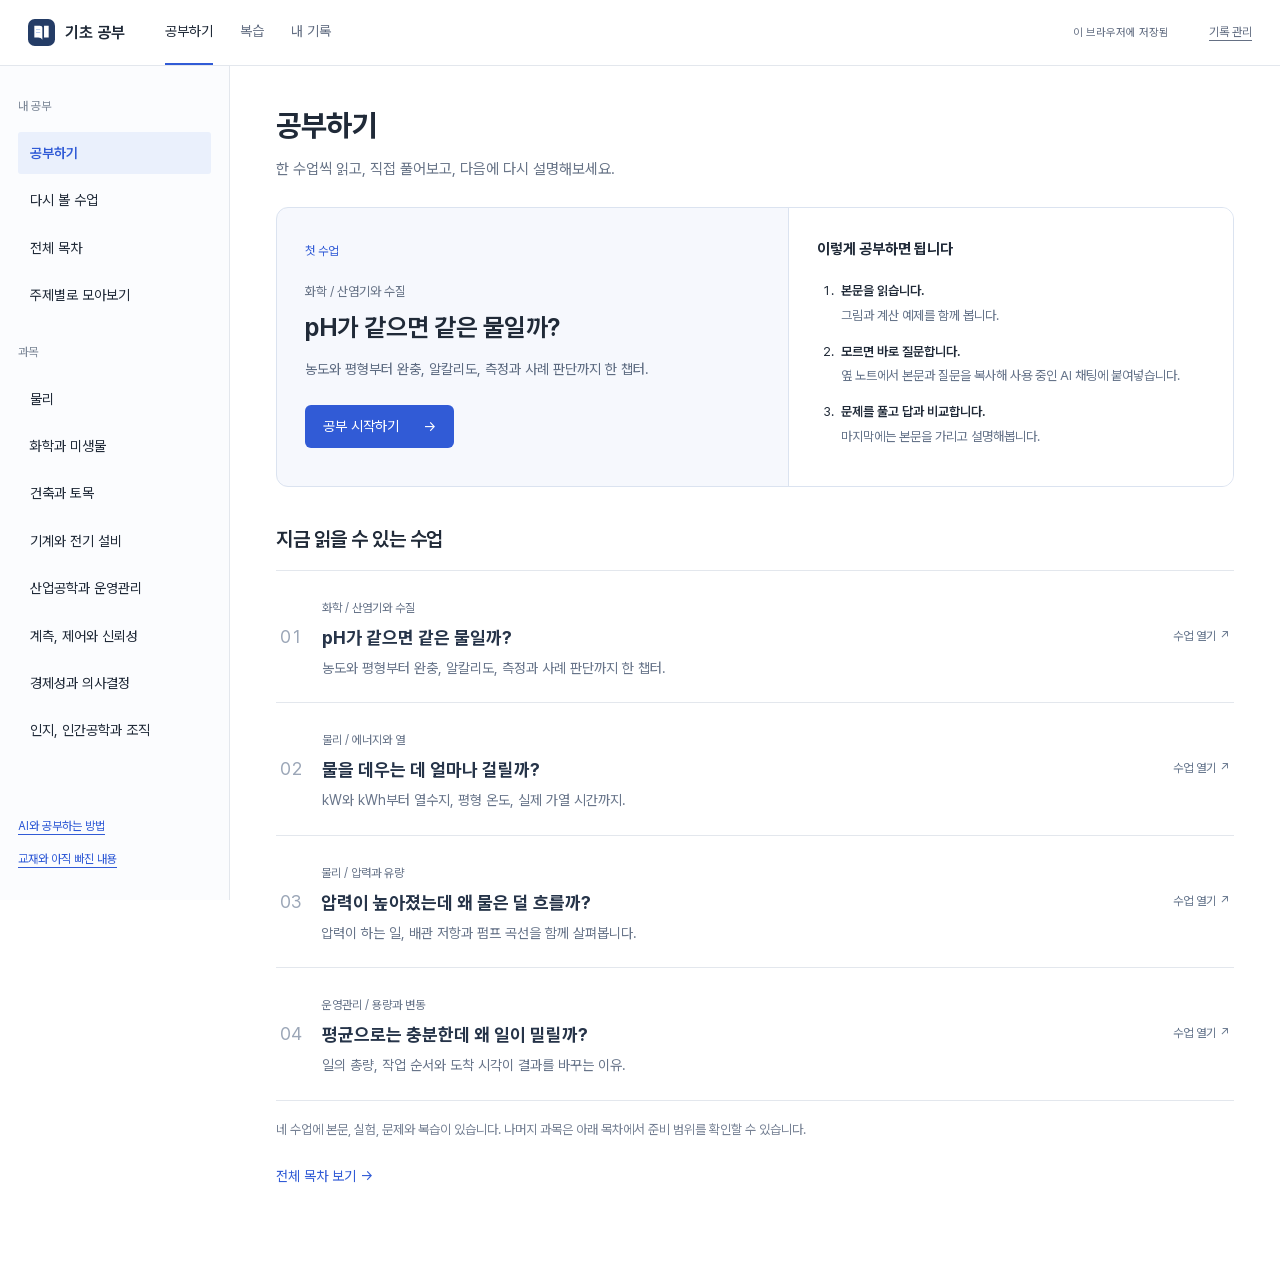
<file: index.html>
<!doctype html>
<html lang="ko"><head><meta charset="utf-8"><meta name="viewport" content="width=device-width,initial-scale=1"><meta name="theme-color" content="#f7f7f2"><title>기초 공부</title><link rel="stylesheet" href="study.css?v=8"><link rel="icon" href="favicon.svg" type="image/svg+xml"><link rel="stylesheet" href="home.css?v=8"><script src="map.js?v=6" defer></script><script src="lessons.js?v=6" defer></script><script src="pool-lessons.js?v=6" defer></script><script src="pool-depth.js?v=6" defer></script><script src="core.js?v=6" defer></script><script src="course-home.js?v=10" defer></script><script src="study.js?v=10" defer></script></head><body><a class="skip" href="#main">본문으로</a><div id="app"></div><dialog id="dialog"></dialog><div id="notice" role="status" hidden></div></body></html>
</file>
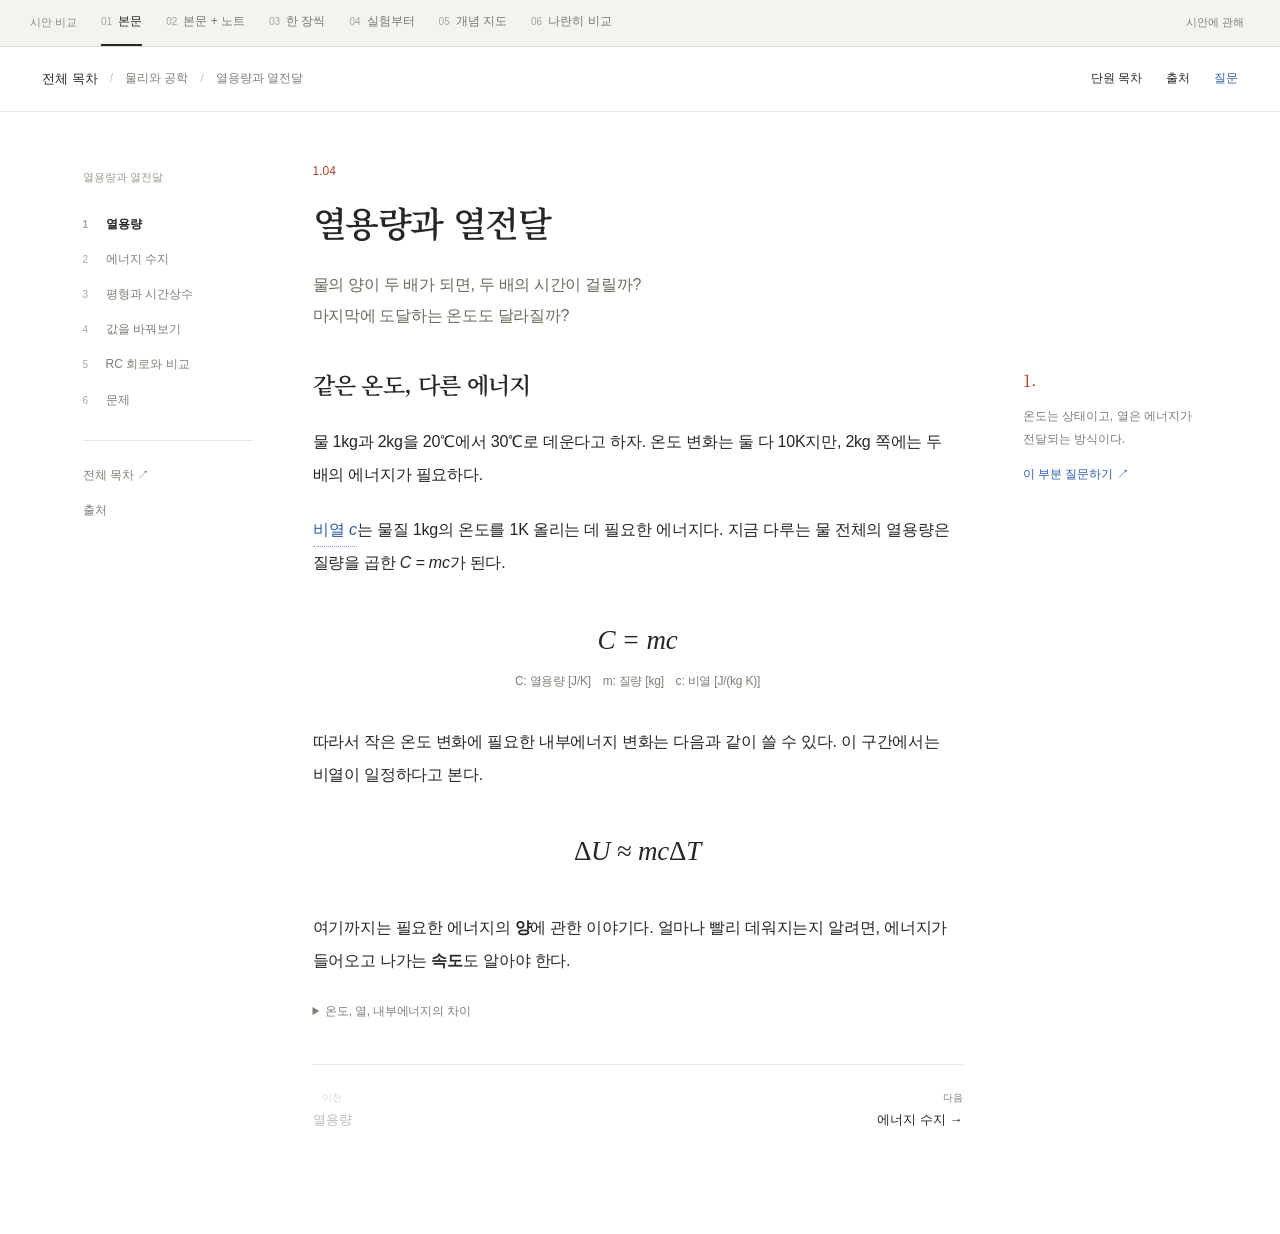
<file: archive/v2/index.html>
<!doctype html><html lang="ko"><head><meta charset="utf-8"><meta name="viewport" content="width=device-width,initial-scale=1"><title>열용량과 열전달 | 학습 화면 시안</title><link rel="stylesheet" href="study.css"><script src="curriculum.js" defer></script><script src="study.js" defer></script></head><body><div id="app"></div><dialog id="dialog"></dialog><div id="notice" role="status" hidden></div></body></html>
</file>
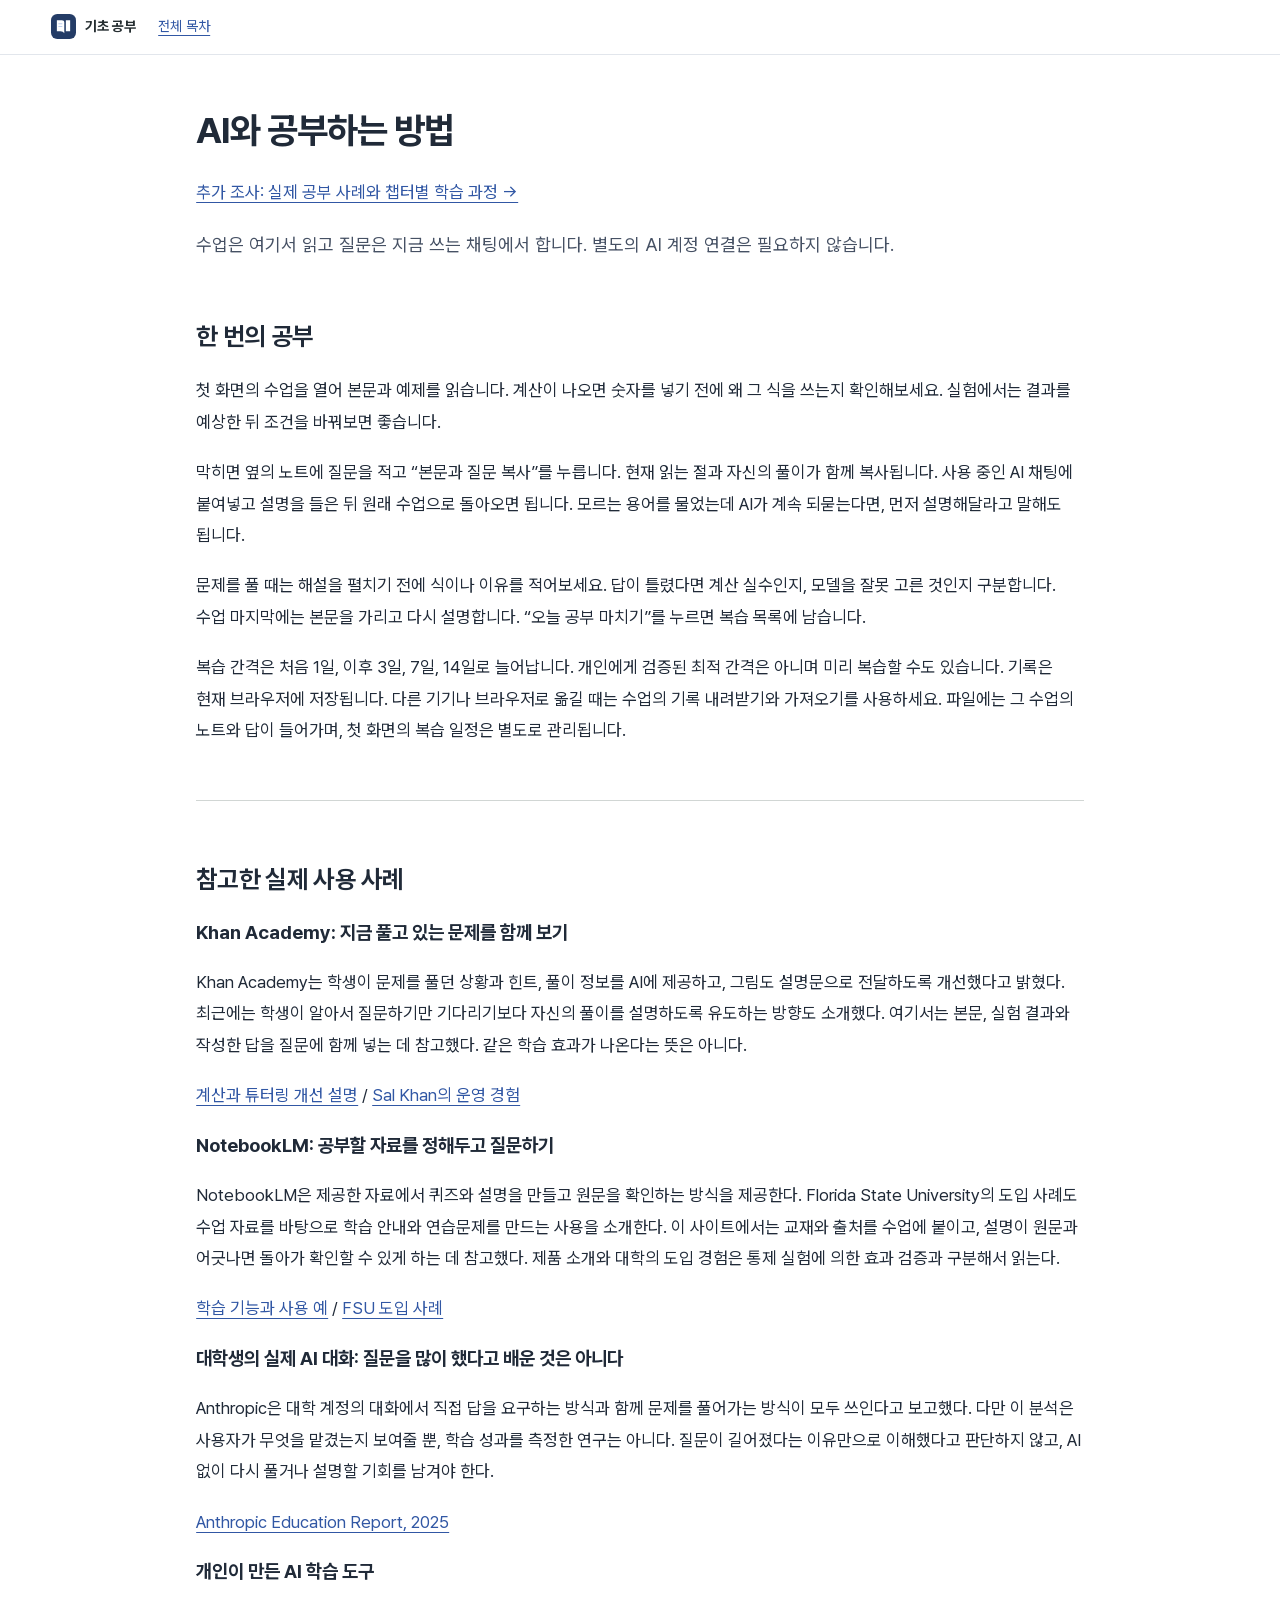
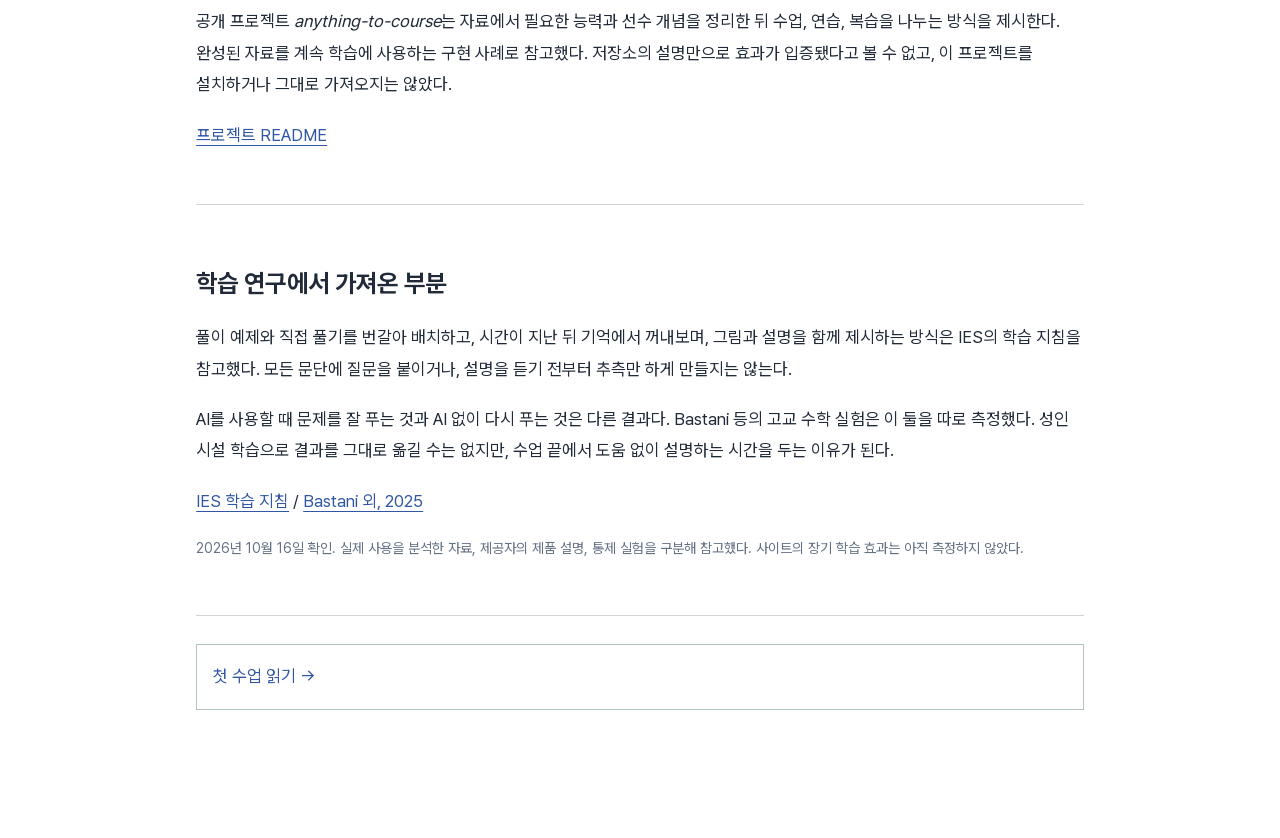
<file: about-study.html>
<!doctype html><html lang="ko"><head><meta charset="utf-8"><meta name="viewport" content="width=device-width,initial-scale=1"><title>AI와 공부하는 방법 | 기초 공부</title><link rel="icon" href="favicon.svg" type="image/svg+xml"><link rel="stylesheet" href="chapter.css"><link rel="stylesheet" href="reading.css?v=8"></head><body class="report"><header><a class="brand" href="./?page=home"><img src="favicon.svg" width="25" height="25" alt="">기초 공부</a><a href="./?page=home&area=catalog">전체 목차</a></header><main><h1>AI와 공부하는 방법</h1><p><a href="ai-study-method.html">추가 조사: 실제 공부 사례와 챕터별 학습 과정 →</a></p><p class="intro">수업은 여기서 읽고 질문은 지금 쓰는 채팅에서 합니다. 별도의 AI 계정 연결은 필요하지 않습니다.</p><section><h2>한 번의 공부</h2><p>첫 화면의 수업을 열어 본문과 예제를 읽습니다. 계산이 나오면 숫자를 넣기 전에 왜 그 식을 쓰는지 확인해보세요. 실험에서는 결과를 예상한 뒤 조건을 바꿔보면 좋습니다.</p><p>막히면 옆의 노트에 질문을 적고 “본문과 질문 복사”를 누릅니다. 현재 읽는 절과 자신의 풀이가 함께 복사됩니다. 사용 중인 AI 채팅에 붙여넣고 설명을 들은 뒤 원래 수업으로 돌아오면 됩니다. 모르는 용어를 물었는데 AI가 계속 되묻는다면, 먼저 설명해달라고 말해도 됩니다.</p><p>문제를 풀 때는 해설을 펼치기 전에 식이나 이유를 적어보세요. 답이 틀렸다면 계산 실수인지, 모델을 잘못 고른 것인지 구분합니다. 수업 마지막에는 본문을 가리고 다시 설명합니다. “오늘 공부 마치기”를 누르면 복습 목록에 남습니다.</p><p>복습 간격은 처음 1일, 이후 3일, 7일, 14일로 늘어납니다. 개인에게 검증된 최적 간격은 아니며 미리 복습할 수도 있습니다. 기록은 현재 브라우저에 저장됩니다. 다른 기기나 브라우저로 옮길 때는 수업의 기록 내려받기와 가져오기를 사용하세요. 파일에는 그 수업의 노트와 답이 들어가며, 첫 화면의 복습 일정은 별도로 관리됩니다.</p></section>
<section><h2>참고한 실제 사용 사례</h2><h3>Khan Academy: 지금 풀고 있는 문제를 함께 보기</h3><p>Khan Academy는 학생이 문제를 풀던 상황과 힌트, 풀이 정보를 AI에 제공하고, 그림도 설명문으로 전달하도록 개선했다고 밝혔다. 최근에는 학생이 알아서 질문하기만 기다리기보다 자신의 풀이를 설명하도록 유도하는 방향도 소개했다. 여기서는 본문, 실험 결과와 작성한 답을 질문에 함께 넣는 데 참고했다. 같은 학습 효과가 나온다는 뜻은 아니다.</p><p><a href="https://blog.khanacademy.org/khanmigo-math-computation-and-tutoring-updates/">계산과 튜터링 개선 설명</a> / <a href="https://blog.khanacademy.org/khanmigos-first-chapter-changed-how-i-think-about-ai-a-note-from-sal-khan/">Sal Khan의 운영 경험</a></p>
<h3>NotebookLM: 공부할 자료를 정해두고 질문하기</h3><p>NotebookLM은 제공한 자료에서 퀴즈와 설명을 만들고 원문을 확인하는 방식을 제공한다. Florida State University의 도입 사례도 수업 자료를 바탕으로 학습 안내와 연습문제를 만드는 사용을 소개한다. 이 사이트에서는 교재와 출처를 수업에 붙이고, 설명이 원문과 어긋나면 돌아가 확인할 수 있게 하는 데 참고했다. 제품 소개와 대학의 도입 경험은 통제 실험에 의한 효과 검증과 구분해서 읽는다.</p><p><a href="https://blog.google/innovation-and-ai/models-and-research/google-labs/notebooklm-student-features/">학습 기능과 사용 예</a> / <a href="https://blog.google/products-and-platforms/products/education/florida-state-university-notebooklm/">FSU 도입 사례</a></p>
<h3>대학생의 실제 AI 대화: 질문을 많이 했다고 배운 것은 아니다</h3><p>Anthropic은 대학 계정의 대화에서 직접 답을 요구하는 방식과 함께 문제를 풀어가는 방식이 모두 쓰인다고 보고했다. 다만 이 분석은 사용자가 무엇을 맡겼는지 보여줄 뿐, 학습 성과를 측정한 연구는 아니다. 질문이 길어졌다는 이유만으로 이해했다고 판단하지 않고, AI 없이 다시 풀거나 설명할 기회를 남겨야 한다.</p><p><a href="https://www.anthropic.com/news/anthropic-education-report-how-university-students-use-claude">Anthropic Education Report, 2025</a></p>
<h3>개인이 만든 AI 학습 도구</h3><p>공개 프로젝트 <em>anything-to-course</em>는 자료에서 필요한 능력과 선수 개념을 정리한 뒤 수업, 연습, 복습을 나누는 방식을 제시한다. 완성된 자료를 계속 학습에 사용하는 구현 사례로 참고했다. 저장소의 설명만으로 효과가 입증됐다고 볼 수 없고, 이 프로젝트를 설치하거나 그대로 가져오지는 않았다.</p><p><a href="https://github.com/lowwwbank/anything-to-course">프로젝트 README</a></p></section>
<section><h2>학습 연구에서 가져온 부분</h2><p>풀이 예제와 직접 풀기를 번갈아 배치하고, 시간이 지난 뒤 기억에서 꺼내보며, 그림과 설명을 함께 제시하는 방식은 IES의 학습 지침을 참고했다. 모든 문단에 질문을 붙이거나, 설명을 듣기 전부터 추측만 하게 만들지는 않는다.</p><p>AI를 사용할 때 문제를 잘 푸는 것과 AI 없이 다시 푸는 것은 다른 결과다. Bastani 등의 고교 수학 실험은 이 둘을 따로 측정했다. 성인 시설 학습으로 결과를 그대로 옮길 수는 없지만, 수업 끝에서 도움 없이 설명하는 시간을 두는 이유가 된다.</p><p><a href="https://ies.ed.gov/ncee/wwc/PracticeGuide/1">IES 학습 지침</a> / <a href="https://www.pnas.org/doi/10.1073/pnas.2422633122">Bastani 외, 2025</a></p><p class="source-note">2026년 10월 16일 확인. 실제 사용을 분석한 자료, 제공자의 제품 설명, 통제 실험을 구분해 참고했다. 사이트의 장기 학습 효과는 아직 측정하지 않았다.</p></section><a class="endlink" href="energy.html">첫 수업 읽기 →</a></main></body></html>
</file>
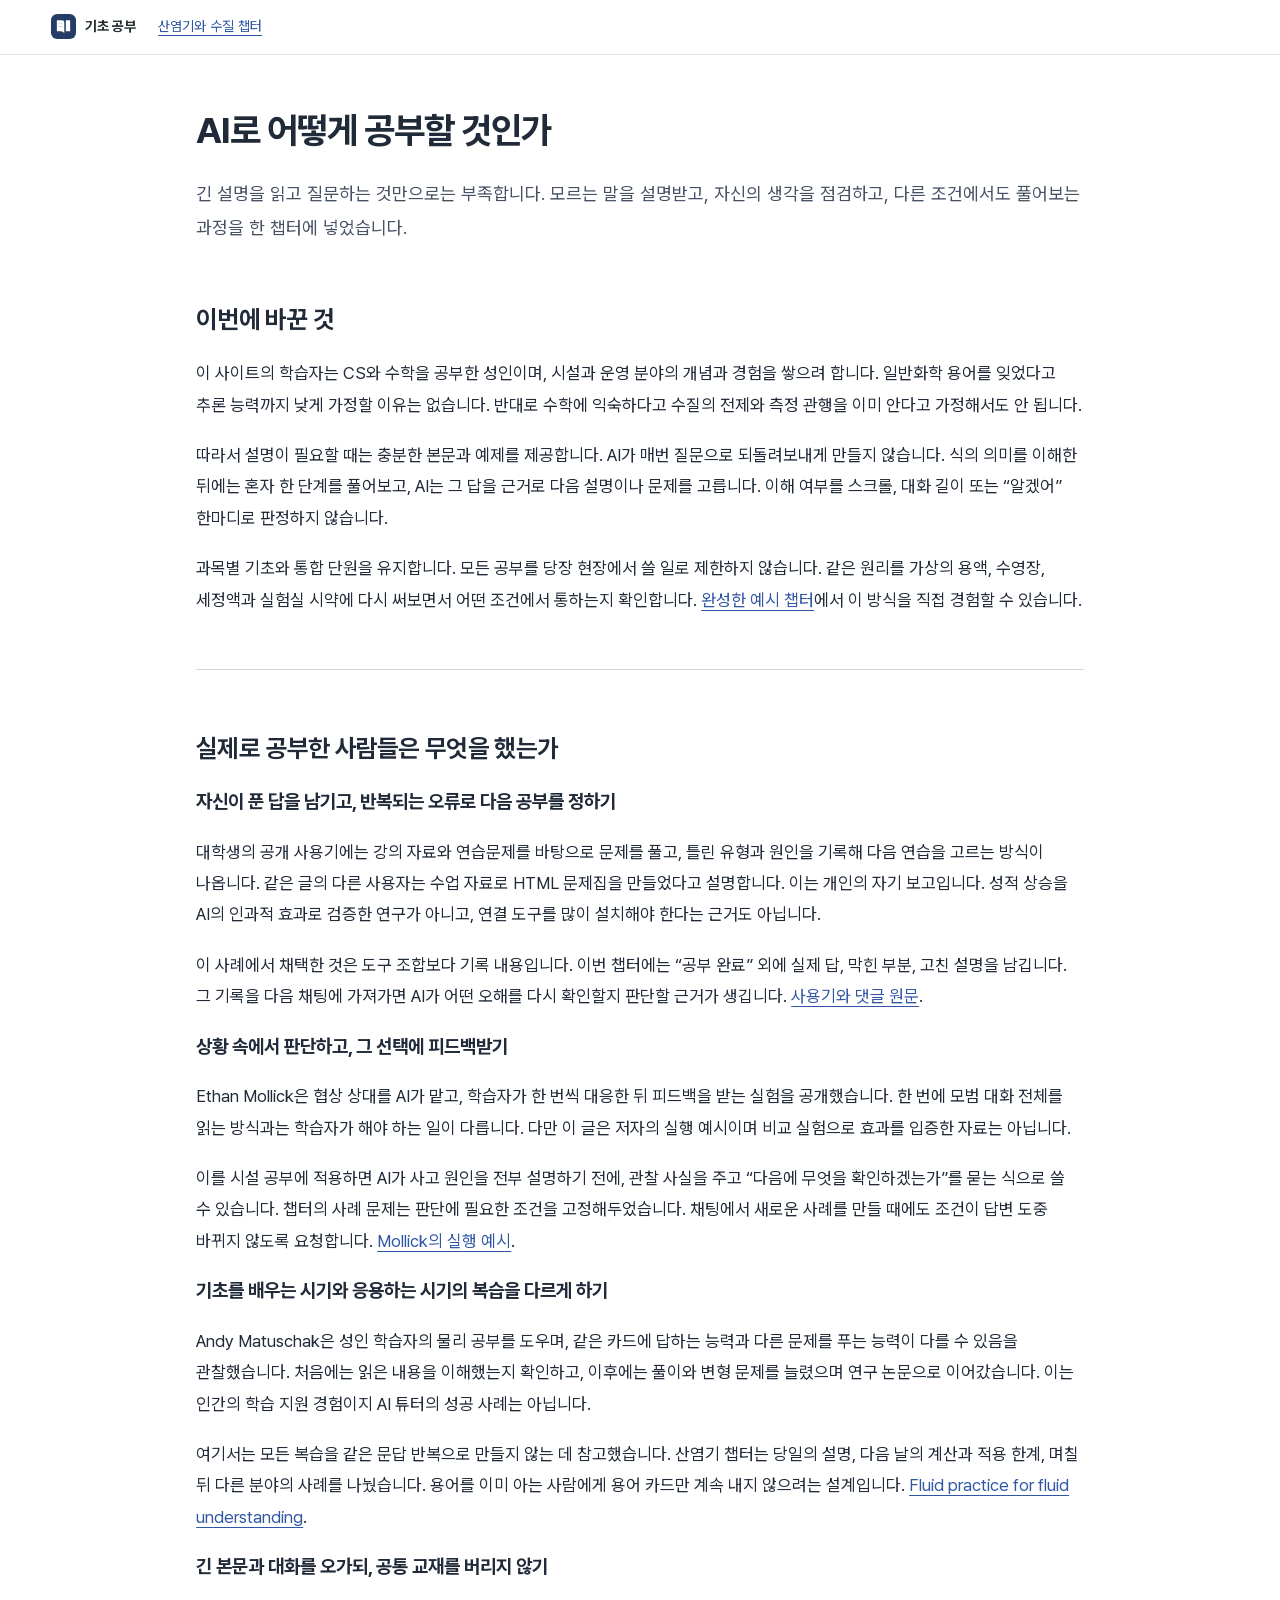
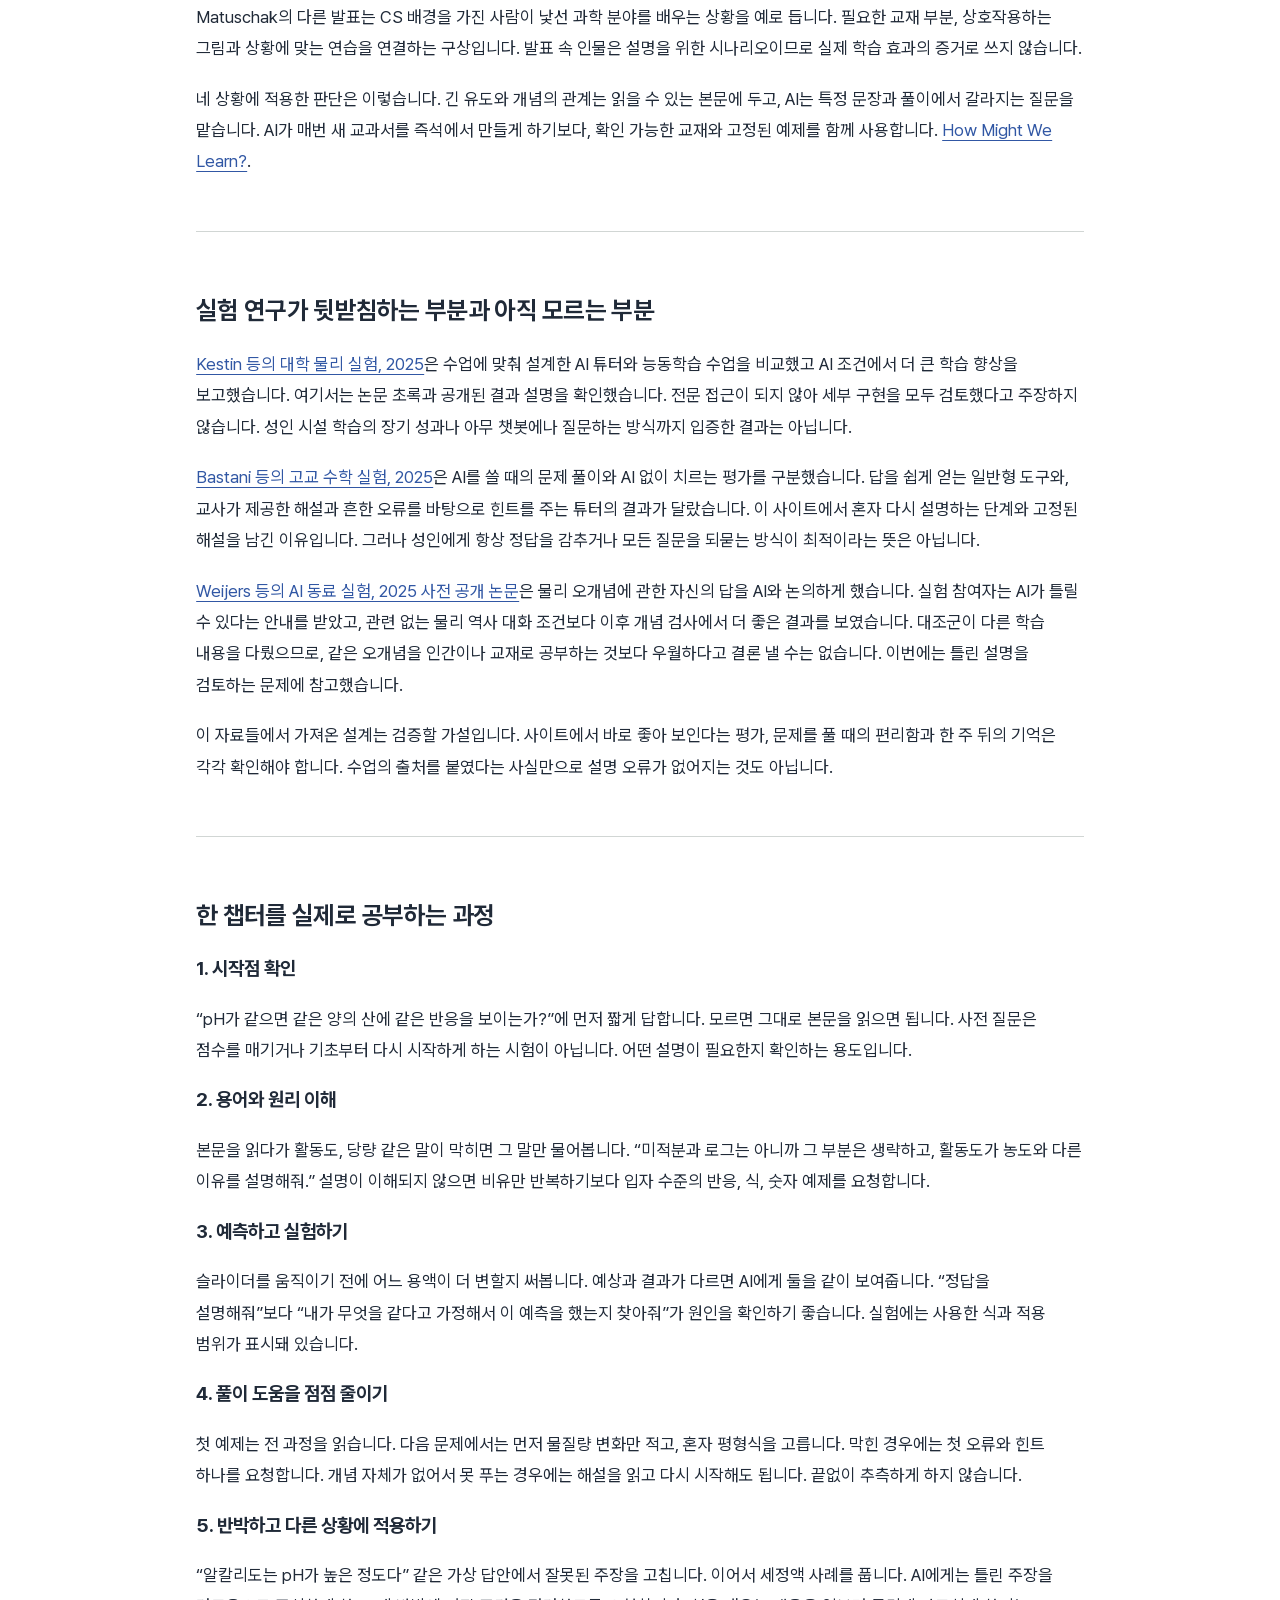
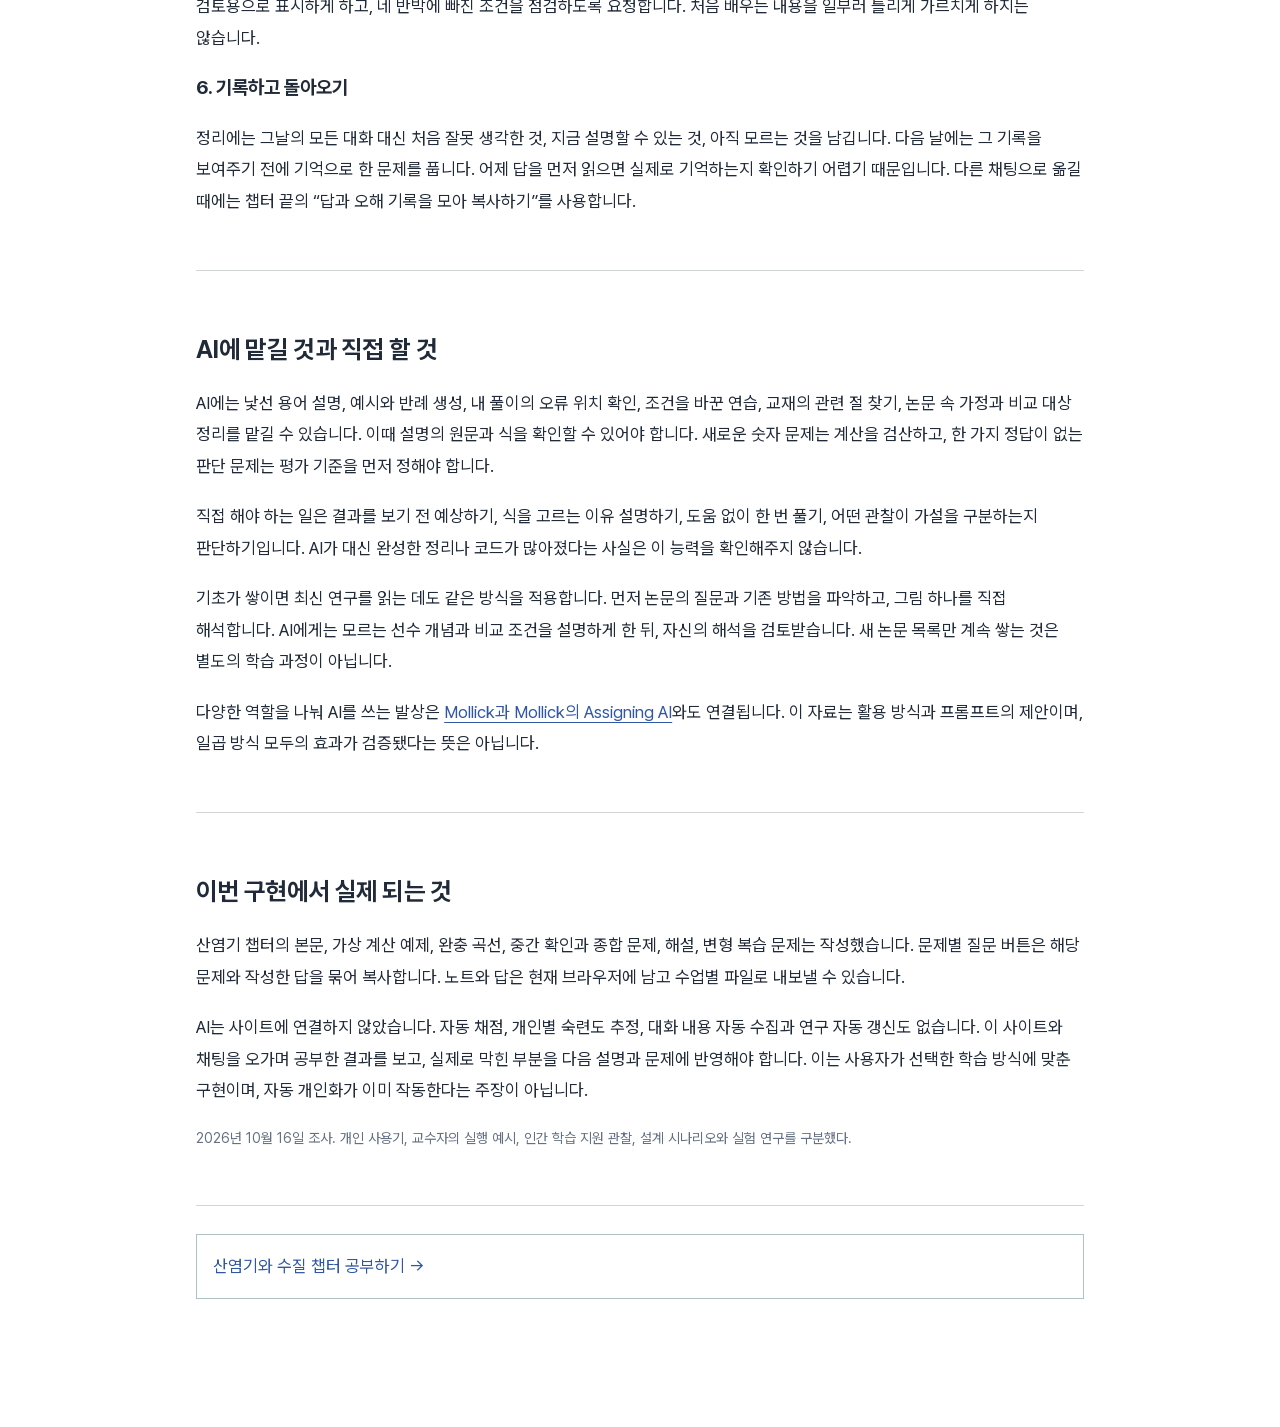
<file: ai-study-method.html>
<!doctype html><html lang="ko"><head><meta charset="utf-8"><meta name="viewport" content="width=device-width,initial-scale=1"><title>AI로 어떻게 공부할 것인가 | 기초 공부</title><link rel="icon" href="favicon.svg" type="image/svg+xml"><link rel="stylesheet" href="chapter.css"><link rel="stylesheet" href="reading.css?v=8"></head><body class="report"><header><a class="brand" href="./?page=home"><img src="favicon.svg" width="25" height="25" alt="">기초 공부</a><a href="chemistry.html">산염기와 수질 챕터</a></header><main><h1>AI로 어떻게 공부할 것인가</h1><p class="intro">긴 설명을 읽고 질문하는 것만으로는 부족합니다. 모르는 말을 설명받고, 자신의 생각을 점검하고, 다른 조건에서도 풀어보는 과정을 한 챕터에 넣었습니다.</p>
<section><h2>이번에 바꾼 것</h2><p>이 사이트의 학습자는 CS와 수학을 공부한 성인이며, 시설과 운영 분야의 개념과 경험을 쌓으려 합니다. 일반화학 용어를 잊었다고 추론 능력까지 낮게 가정할 이유는 없습니다. 반대로 수학에 익숙하다고 수질의 전제와 측정 관행을 이미 안다고 가정해서도 안 됩니다.</p><p>따라서 설명이 필요할 때는 충분한 본문과 예제를 제공합니다. AI가 매번 질문으로 되돌려보내게 만들지 않습니다. 식의 의미를 이해한 뒤에는 혼자 한 단계를 풀어보고, AI는 그 답을 근거로 다음 설명이나 문제를 고릅니다. 이해 여부를 스크롤, 대화 길이 또는 “알겠어” 한마디로 판정하지 않습니다.</p><p>과목별 기초와 통합 단원을 유지합니다. 모든 공부를 당장 현장에서 쓸 일로 제한하지 않습니다. 같은 원리를 가상의 용액, 수영장, 세정액과 실험실 시약에 다시 써보면서 어떤 조건에서 통하는지 확인합니다. <a href="chemistry.html">완성한 예시 챕터</a>에서 이 방식을 직접 경험할 수 있습니다.</p></section>
<section><h2>실제로 공부한 사람들은 무엇을 했는가</h2><h3>자신이 푼 답을 남기고, 반복되는 오류로 다음 공부를 정하기</h3><p>대학생의 공개 사용기에는 강의 자료와 연습문제를 바탕으로 문제를 풀고, 틀린 유형과 원인을 기록해 다음 연습을 고르는 방식이 나옵니다. 같은 글의 다른 사용자는 수업 자료로 HTML 문제집을 만들었다고 설명합니다. 이는 개인의 자기 보고입니다. 성적 상승을 AI의 인과적 효과로 검증한 연구가 아니고, 연결 도구를 많이 설치해야 한다는 근거도 아닙니다.</p><p>이 사례에서 채택한 것은 도구 조합보다 기록 내용입니다. 이번 챕터에는 “공부 완료” 외에 실제 답, 막힌 부분, 고친 설명을 남깁니다. 그 기록을 다음 채팅에 가져가면 AI가 어떤 오해를 다시 확인할지 판단할 근거가 생깁니다. <a href="https://www.reddit.com/r/ClaudeAI/comments/1tk60vk/help_me_use_claude_for_studying/">사용기와 댓글 원문</a>.</p><h3>상황 속에서 판단하고, 그 선택에 피드백받기</h3><p>Ethan Mollick은 협상 상대를 AI가 맡고, 학습자가 한 번씩 대응한 뒤 피드백을 받는 실험을 공개했습니다. 한 번에 모범 대화 전체를 읽는 방식과는 학습자가 해야 하는 일이 다릅니다. 다만 이 글은 저자의 실행 예시이며 비교 실험으로 효과를 입증한 자료는 아닙니다.</p><p>이를 시설 공부에 적용하면 AI가 사고 원인을 전부 설명하기 전에, 관찰 사실을 주고 “다음에 무엇을 확인하겠는가”를 묻는 식으로 쓸 수 있습니다. 챕터의 사례 문제는 판단에 필요한 조건을 고정해두었습니다. 채팅에서 새로운 사례를 만들 때에도 조건이 답변 도중 바뀌지 않도록 요청합니다. <a href="https://www.oneusefulthing.org/p/the-machines-of-mastery">Mollick의 실행 예시</a>.</p><h3>기초를 배우는 시기와 응용하는 시기의 복습을 다르게 하기</h3><p>Andy Matuschak은 성인 학습자의 물리 공부를 도우며, 같은 카드에 답하는 능력과 다른 문제를 푸는 능력이 다를 수 있음을 관찰했습니다. 처음에는 읽은 내용을 이해했는지 확인하고, 이후에는 풀이와 변형 문제를 늘렸으며 연구 논문으로 이어갔습니다. 이는 인간의 학습 지원 경험이지 AI 튜터의 성공 사례는 아닙니다.</p><p>여기서는 모든 복습을 같은 문답 반복으로 만들지 않는 데 참고했습니다. 산염기 챕터는 당일의 설명, 다음 날의 계산과 적용 한계, 며칠 뒤 다른 분야의 사례를 나눴습니다. 용어를 이미 아는 사람에게 용어 카드만 계속 내지 않으려는 설계입니다. <a href="https://notes.andymatuschak.org/z21VhT726p7bX8JcGM41QSA">Fluid practice for fluid understanding</a>.</p><h3>긴 본문과 대화를 오가되, 공통 교재를 버리지 않기</h3><p>Matuschak의 다른 발표는 CS 배경을 가진 사람이 낯선 과학 분야를 배우는 상황을 예로 듭니다. 필요한 교재 부분, 상호작용하는 그림과 상황에 맞는 연습을 연결하는 구상입니다. 발표 속 인물은 설명을 위한 시나리오이므로 실제 학습 효과의 증거로 쓰지 않습니다.</p><p>네 상황에 적용한 판단은 이렇습니다. 긴 유도와 개념의 관계는 읽을 수 있는 본문에 두고, AI는 특정 문장과 풀이에서 갈라지는 질문을 맡습니다. AI가 매번 새 교과서를 즉석에서 만들게 하기보다, 확인 가능한 교재와 고정된 예제를 함께 사용합니다. <a href="https://andymatuschak.org/hmwl/">How Might We Learn?</a>.</p></section>
<section><h2>실험 연구가 뒷받침하는 부분과 아직 모르는 부분</h2><p><a href="https://pubmed.ncbi.nlm.nih.gov/40537565/">Kestin 등의 대학 물리 실험, 2025</a>은 수업에 맞춰 설계한 AI 튜터와 능동학습 수업을 비교했고 AI 조건에서 더 큰 학습 향상을 보고했습니다. 여기서는 논문 초록과 공개된 결과 설명을 확인했습니다. 전문 접근이 되지 않아 세부 구현을 모두 검토했다고 주장하지 않습니다. 성인 시설 학습의 장기 성과나 아무 챗봇에나 질문하는 방식까지 입증한 결과는 아닙니다.</p><p><a href="https://doi.org/10.1073/pnas.2422633122">Bastani 등의 고교 수학 실험, 2025</a>은 AI를 쓸 때의 문제 풀이와 AI 없이 치르는 평가를 구분했습니다. 답을 쉽게 얻는 일반형 도구와, 교사가 제공한 해설과 흔한 오류를 바탕으로 힌트를 주는 튜터의 결과가 달랐습니다. 이 사이트에서 혼자 다시 설명하는 단계와 고정된 해설을 남긴 이유입니다. 그러나 성인에게 항상 정답을 감추거나 모든 질문을 되묻는 방식이 최적이라는 뜻은 아닙니다.</p><p><a href="https://arxiv.org/html/2504.00408v1">Weijers 등의 AI 동료 실험, 2025 사전 공개 논문</a>은 물리 오개념에 관한 자신의 답을 AI와 논의하게 했습니다. 실험 참여자는 AI가 틀릴 수 있다는 안내를 받았고, 관련 없는 물리 역사 대화 조건보다 이후 개념 검사에서 더 좋은 결과를 보였습니다. 대조군이 다른 학습 내용을 다뤘으므로, 같은 오개념을 인간이나 교재로 공부하는 것보다 우월하다고 결론 낼 수는 없습니다. 이번에는 틀린 설명을 검토하는 문제에 참고했습니다.</p><p>이 자료들에서 가져온 설계는 검증할 가설입니다. 사이트에서 바로 좋아 보인다는 평가, 문제를 풀 때의 편리함과 한 주 뒤의 기억은 각각 확인해야 합니다. 수업의 출처를 붙였다는 사실만으로 설명 오류가 없어지는 것도 아닙니다.</p></section>
<section><h2>한 챕터를 실제로 공부하는 과정</h2><h3>1. 시작점 확인</h3><p>“pH가 같으면 같은 양의 산에 같은 반응을 보이는가?”에 먼저 짧게 답합니다. 모르면 그대로 본문을 읽으면 됩니다. 사전 질문은 점수를 매기거나 기초부터 다시 시작하게 하는 시험이 아닙니다. 어떤 설명이 필요한지 확인하는 용도입니다.</p><h3>2. 용어와 원리 이해</h3><p>본문을 읽다가 활동도, 당량 같은 말이 막히면 그 말만 물어봅니다. “미적분과 로그는 아니까 그 부분은 생략하고, 활동도가 농도와 다른 이유를 설명해줘.” 설명이 이해되지 않으면 비유만 반복하기보다 입자 수준의 반응, 식, 숫자 예제를 요청합니다.</p><h3>3. 예측하고 실험하기</h3><p>슬라이더를 움직이기 전에 어느 용액이 더 변할지 써봅니다. 예상과 결과가 다르면 AI에게 둘을 같이 보여줍니다. “정답을 설명해줘”보다 “내가 무엇을 같다고 가정해서 이 예측을 했는지 찾아줘”가 원인을 확인하기 좋습니다. 실험에는 사용한 식과 적용 범위가 표시돼 있습니다.</p><h3>4. 풀이 도움을 점점 줄이기</h3><p>첫 예제는 전 과정을 읽습니다. 다음 문제에서는 먼저 물질량 변화만 적고, 혼자 평형식을 고릅니다. 막힌 경우에는 첫 오류와 힌트 하나를 요청합니다. 개념 자체가 없어서 못 푸는 경우에는 해설을 읽고 다시 시작해도 됩니다. 끝없이 추측하게 하지 않습니다.</p><h3>5. 반박하고 다른 상황에 적용하기</h3><p>“알칼리도는 pH가 높은 정도다” 같은 가상 답안에서 잘못된 주장을 고칩니다. 이어서 세정액 사례를 풉니다. AI에게는 틀린 주장을 검토용으로 표시하게 하고, 네 반박에 빠진 조건을 점검하도록 요청합니다. 처음 배우는 내용을 일부러 틀리게 가르치게 하지는 않습니다.</p><h3>6. 기록하고 돌아오기</h3><p>정리에는 그날의 모든 대화 대신 처음 잘못 생각한 것, 지금 설명할 수 있는 것, 아직 모르는 것을 남깁니다. 다음 날에는 그 기록을 보여주기 전에 기억으로 한 문제를 풉니다. 어제 답을 먼저 읽으면 실제로 기억하는지 확인하기 어렵기 때문입니다. 다른 채팅으로 옮길 때에는 챕터 끝의 “답과 오해 기록을 모아 복사하기”를 사용합니다.</p></section>
<section><h2>AI에 맡길 것과 직접 할 것</h2><p>AI에는 낯선 용어 설명, 예시와 반례 생성, 내 풀이의 오류 위치 확인, 조건을 바꾼 연습, 교재의 관련 절 찾기, 논문 속 가정과 비교 대상 정리를 맡길 수 있습니다. 이때 설명의 원문과 식을 확인할 수 있어야 합니다. 새로운 숫자 문제는 계산을 검산하고, 한 가지 정답이 없는 판단 문제는 평가 기준을 먼저 정해야 합니다.</p><p>직접 해야 하는 일은 결과를 보기 전 예상하기, 식을 고르는 이유 설명하기, 도움 없이 한 번 풀기, 어떤 관찰이 가설을 구분하는지 판단하기입니다. AI가 대신 완성한 정리나 코드가 많아졌다는 사실은 이 능력을 확인해주지 않습니다.</p><p>기초가 쌓이면 최신 연구를 읽는 데도 같은 방식을 적용합니다. 먼저 논문의 질문과 기존 방법을 파악하고, 그림 하나를 직접 해석합니다. AI에게는 모르는 선수 개념과 비교 조건을 설명하게 한 뒤, 자신의 해석을 검토받습니다. 새 논문 목록만 계속 쌓는 것은 별도의 학습 과정이 아닙니다.</p><p>다양한 역할을 나눠 AI를 쓰는 발상은 <a href="https://arxiv.org/abs/2306.10052">Mollick과 Mollick의 Assigning AI</a>와도 연결됩니다. 이 자료는 활용 방식과 프롬프트의 제안이며, 일곱 방식 모두의 효과가 검증됐다는 뜻은 아닙니다.</p></section>
<section><h2>이번 구현에서 실제 되는 것</h2><p>산염기 챕터의 본문, 가상 계산 예제, 완충 곡선, 중간 확인과 종합 문제, 해설, 변형 복습 문제는 작성했습니다. 문제별 질문 버튼은 해당 문제와 작성한 답을 묶어 복사합니다. 노트와 답은 현재 브라우저에 남고 수업별 파일로 내보낼 수 있습니다.</p><p>AI는 사이트에 연결하지 않았습니다. 자동 채점, 개인별 숙련도 추정, 대화 내용 자동 수집과 연구 자동 갱신도 없습니다. 이 사이트와 채팅을 오가며 공부한 결과를 보고, 실제로 막힌 부분을 다음 설명과 문제에 반영해야 합니다. 이는 사용자가 선택한 학습 방식에 맞춘 구현이며, 자동 개인화가 이미 작동한다는 주장이 아닙니다.</p><p class="source-note">2026년 10월 16일 조사. 개인 사용기, 교수자의 실행 예시, 인간 학습 지원 관찰, 설계 시나리오와 실험 연구를 구분했다.</p></section><a class="endlink" href="chemistry.html">산염기와 수질 챕터 공부하기 →</a></main></body></html>
</file>
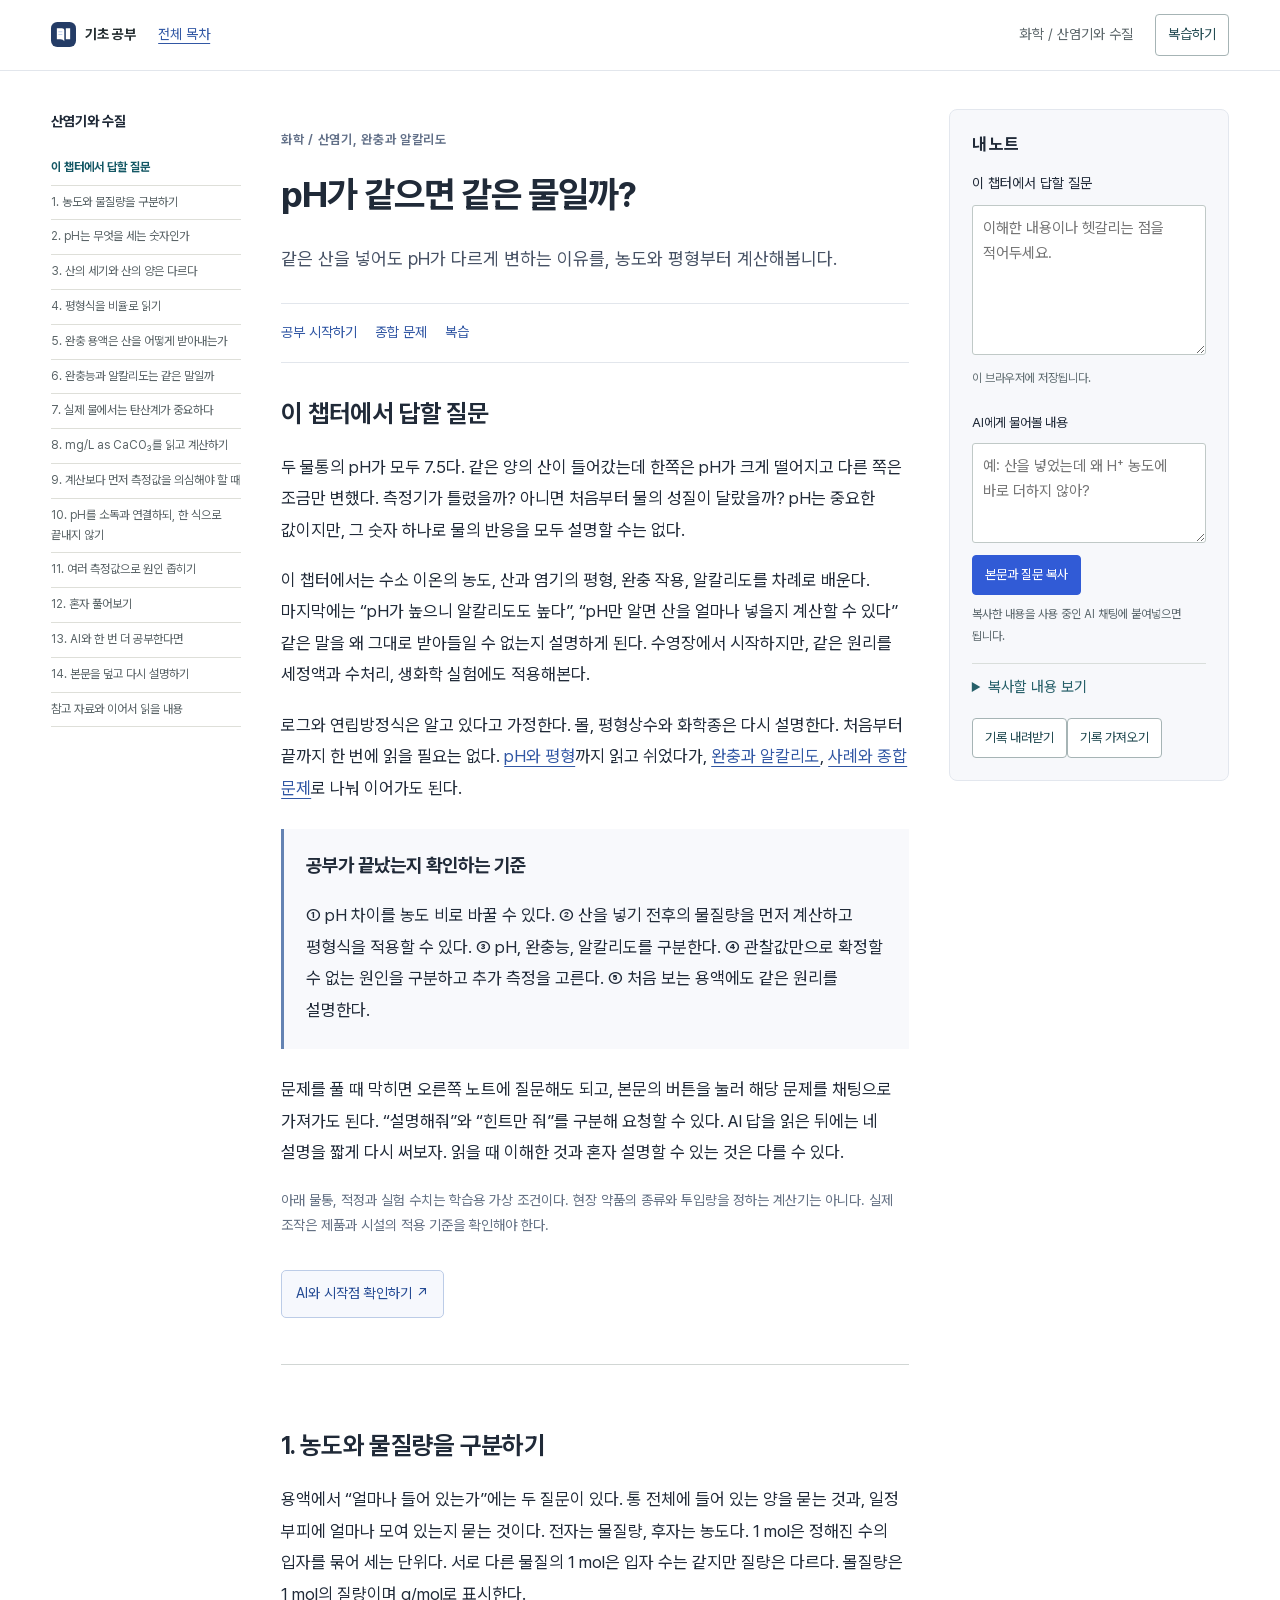
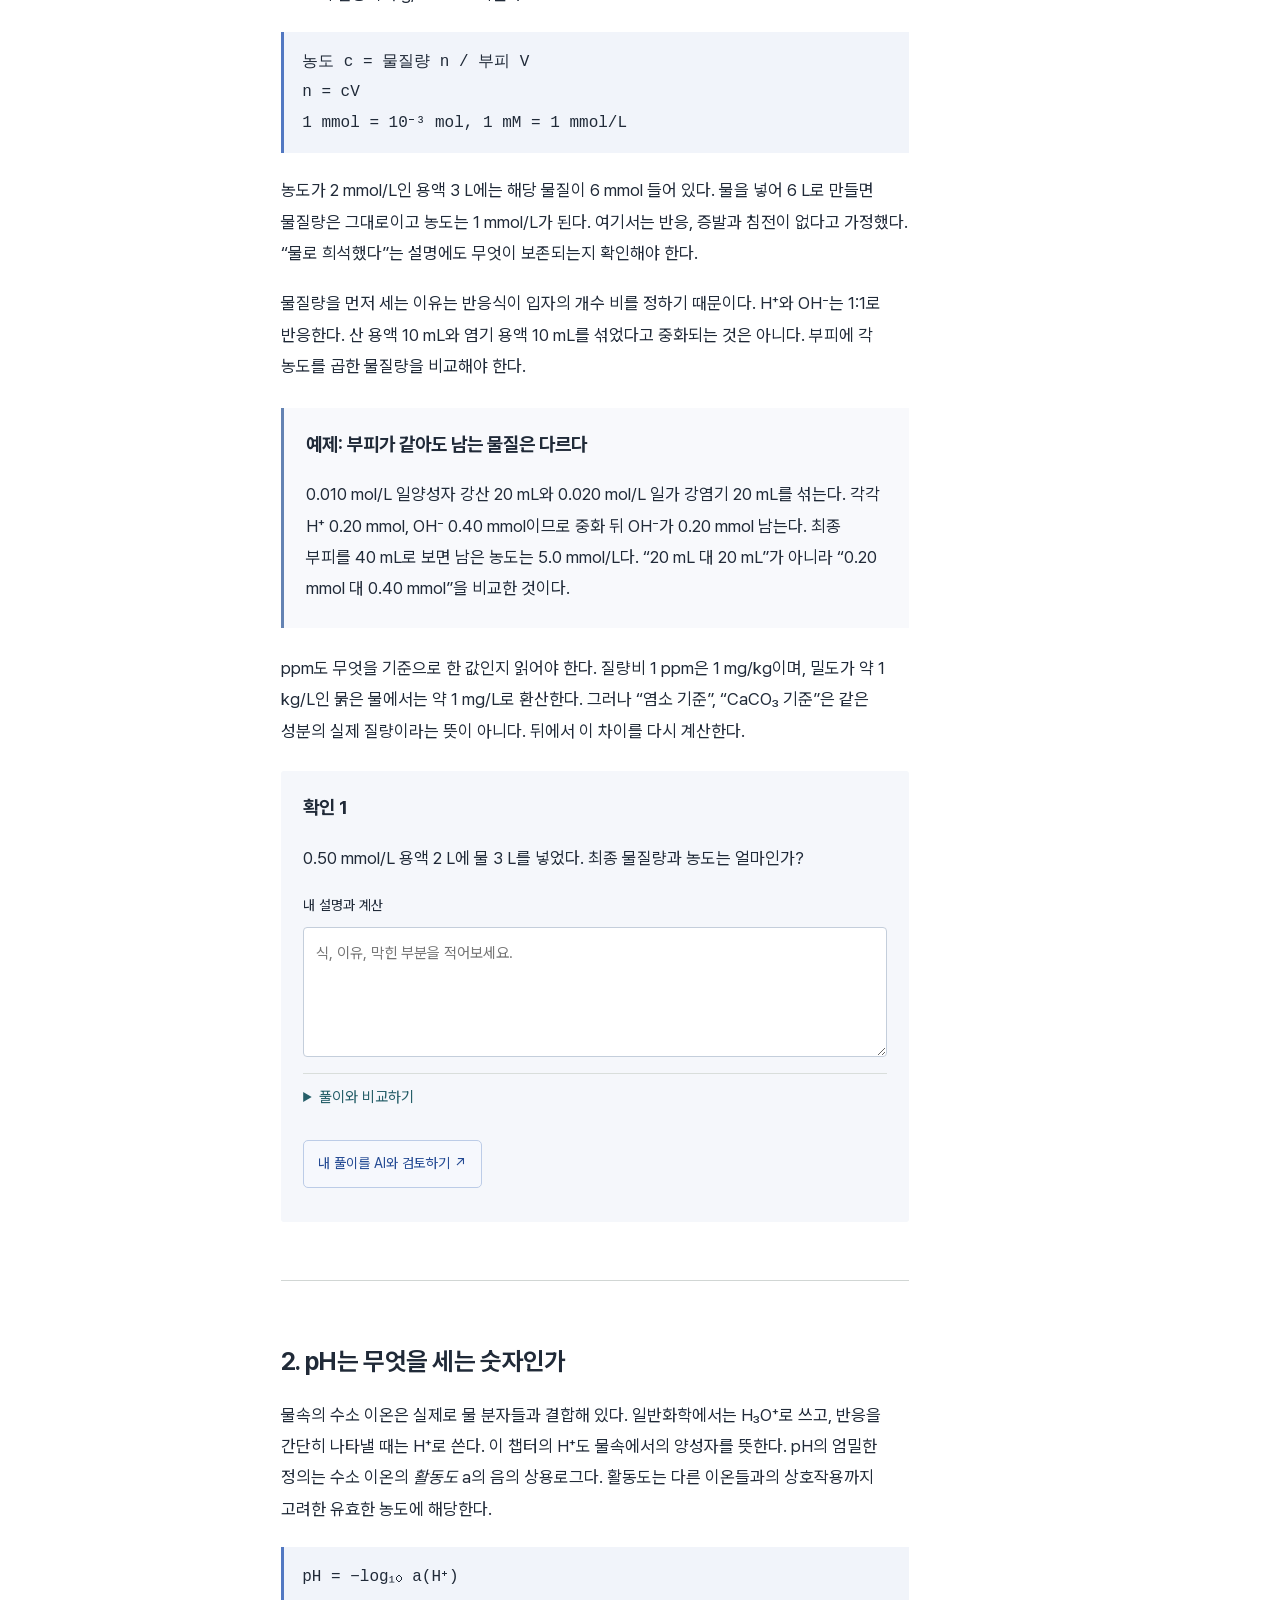
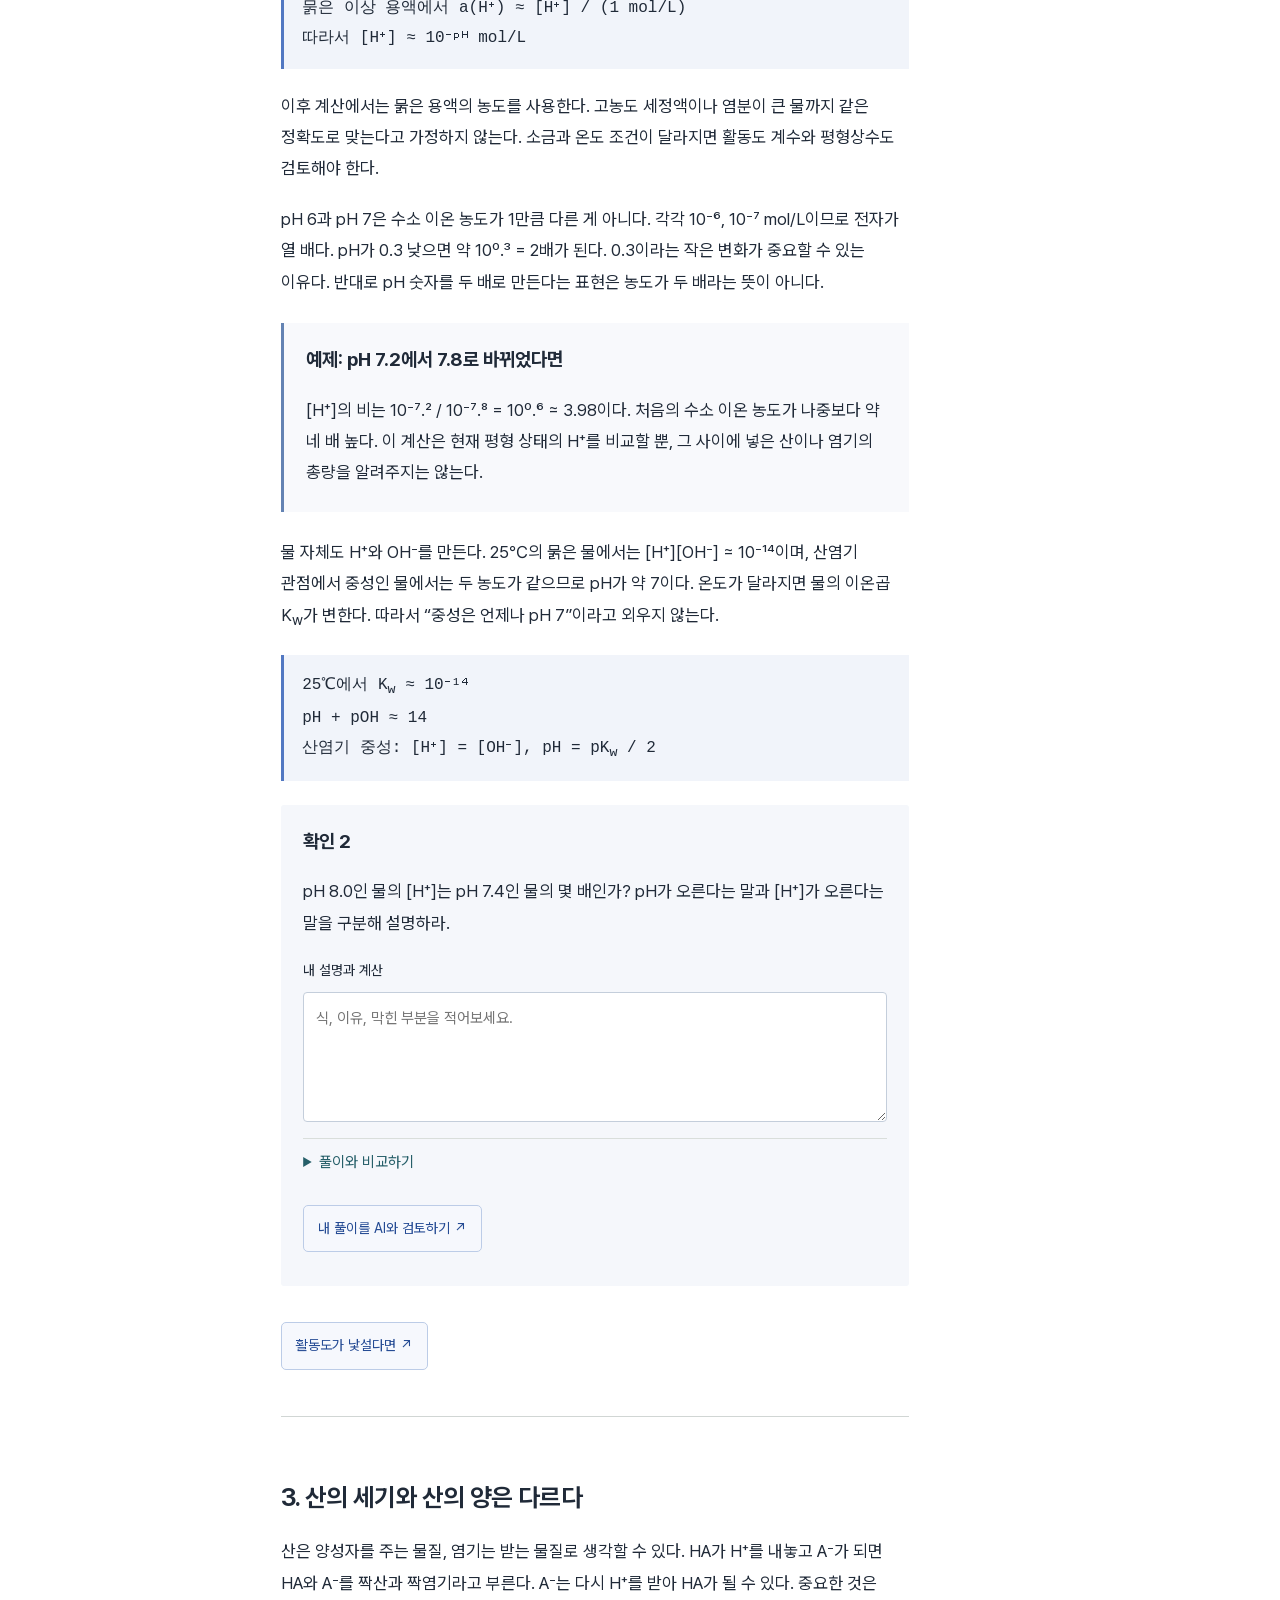
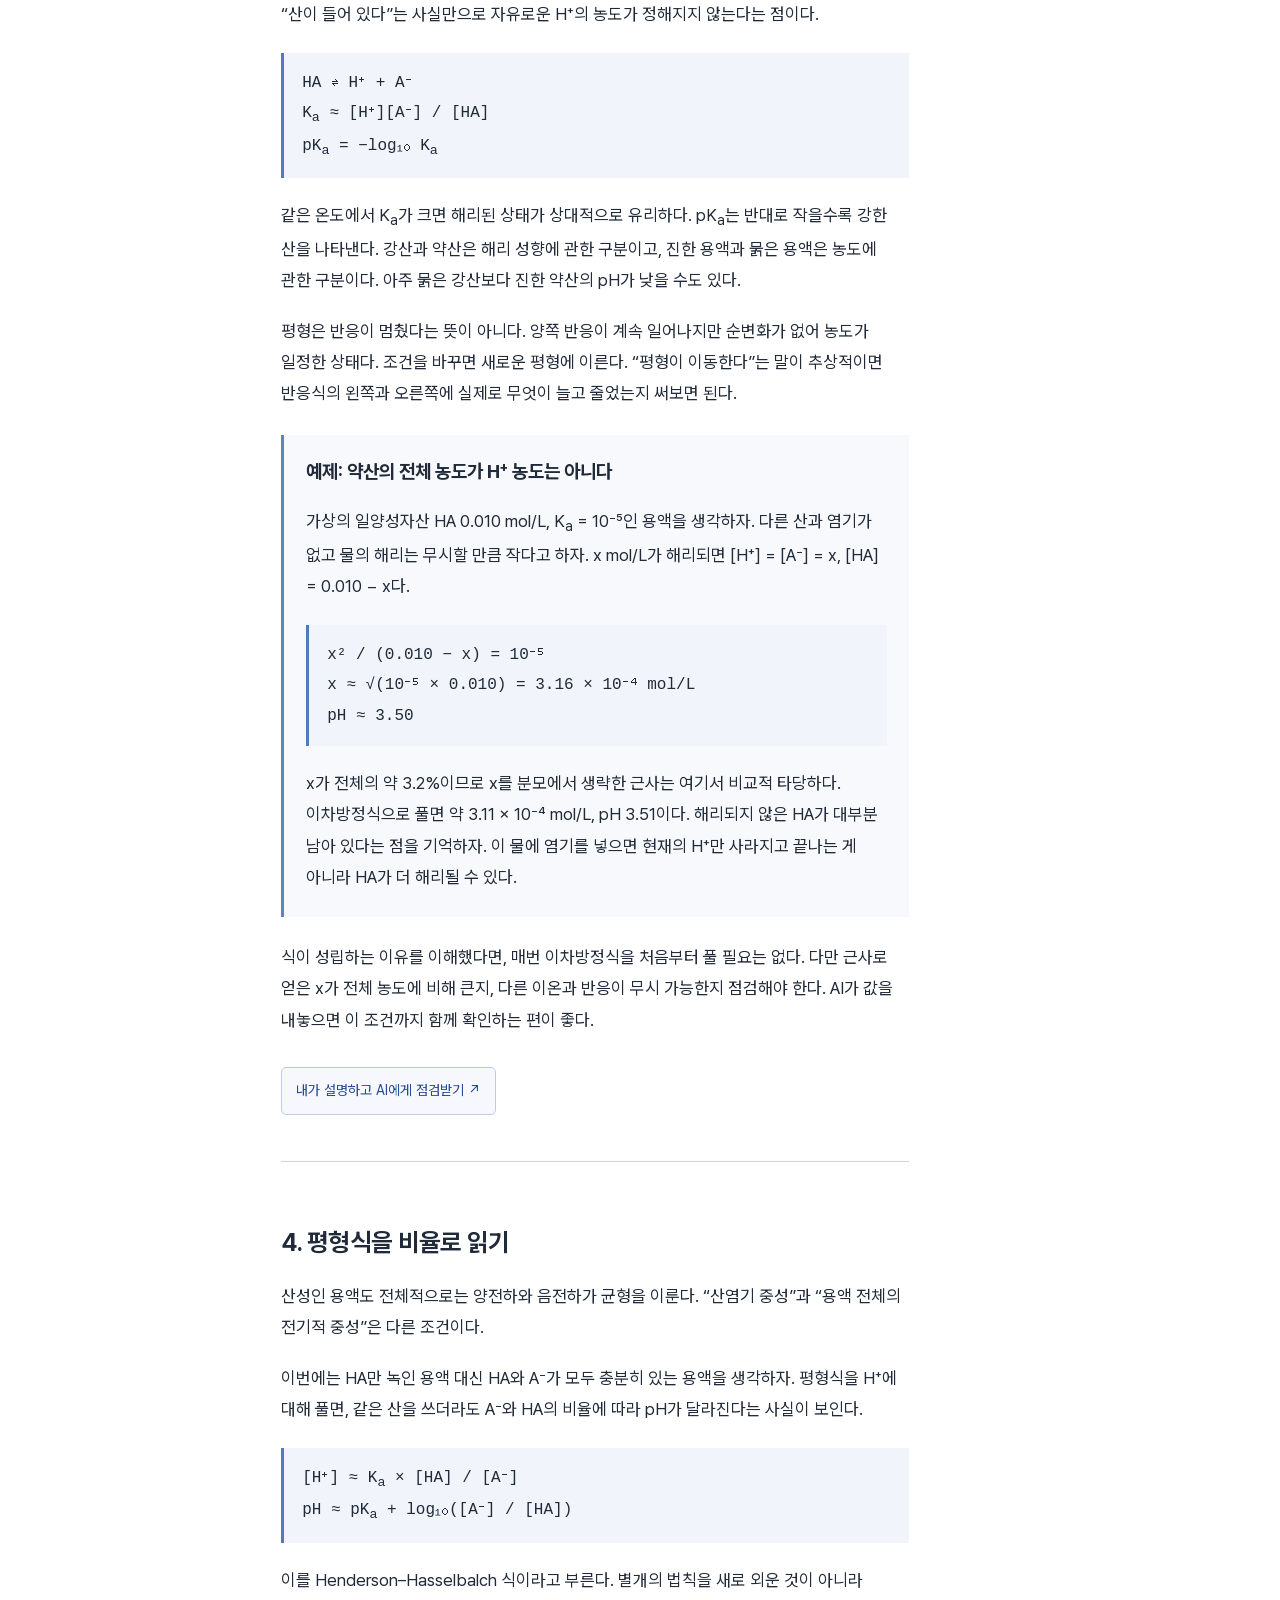
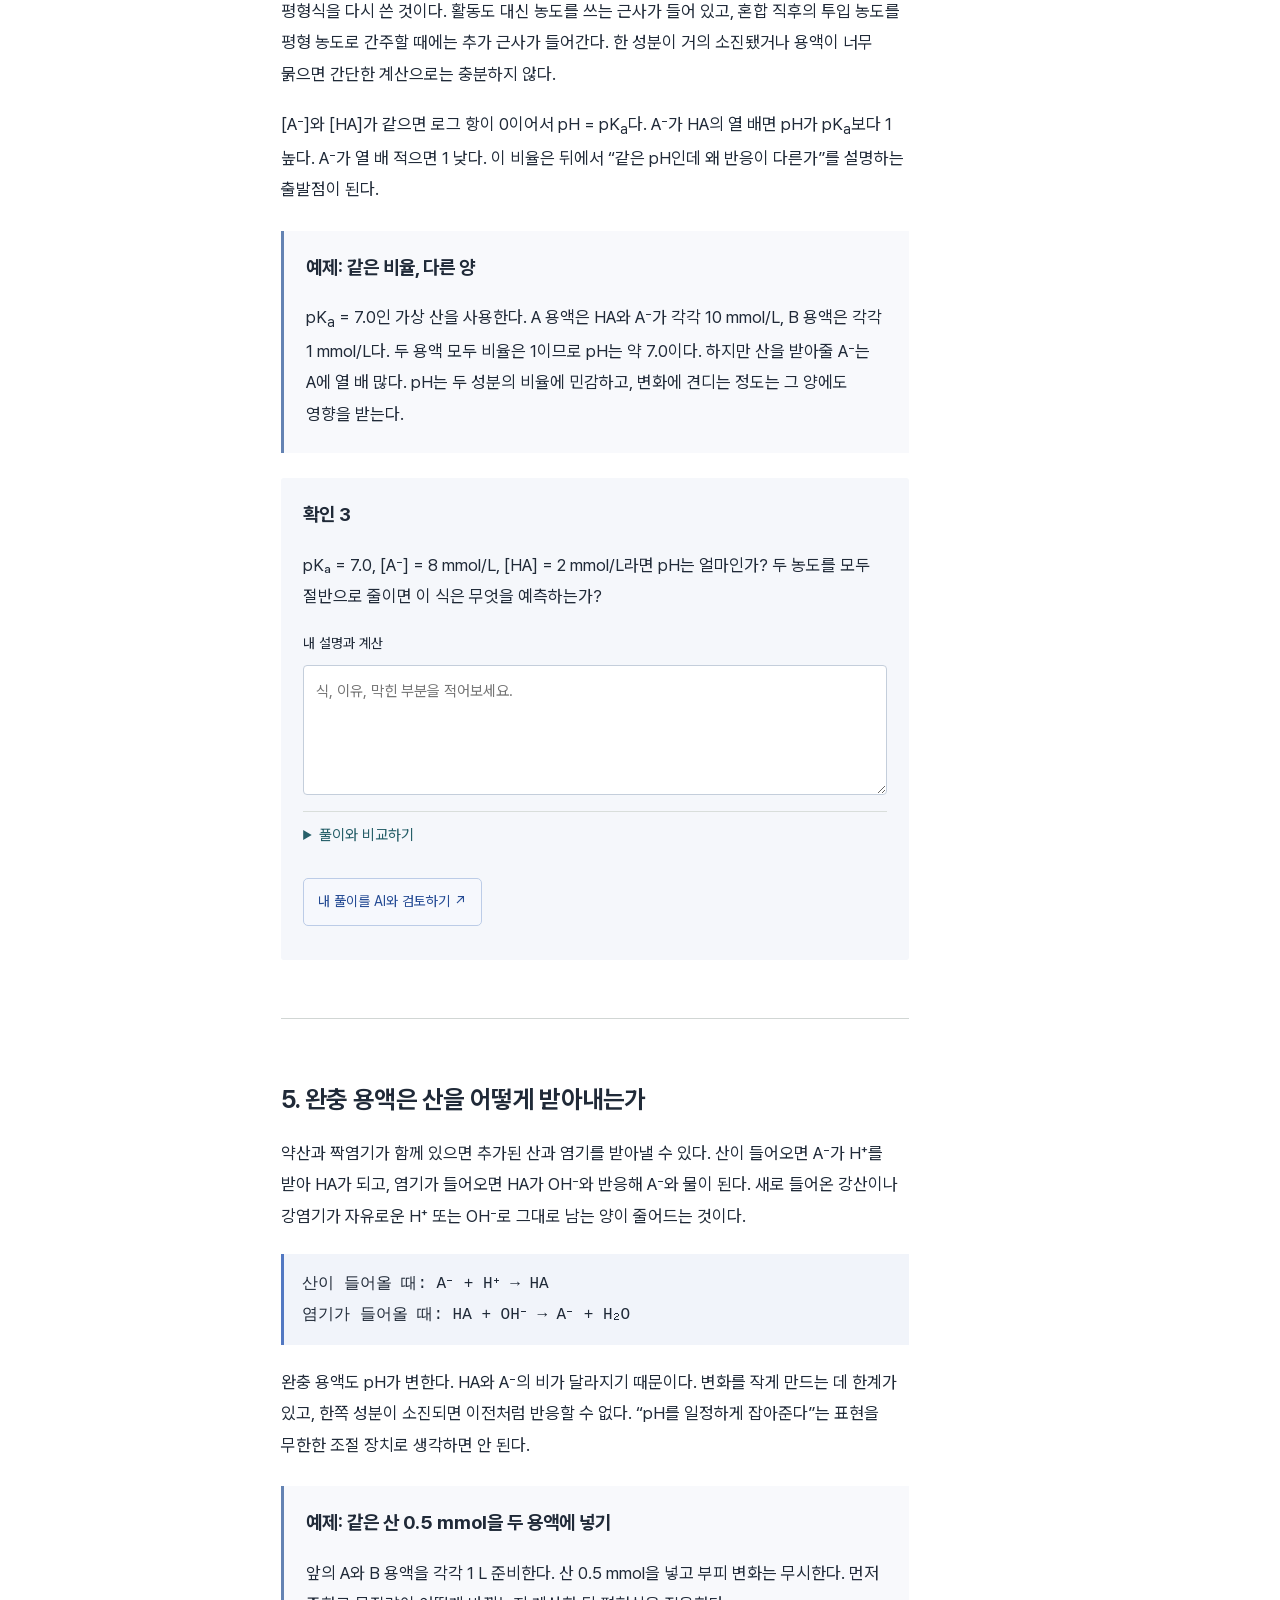
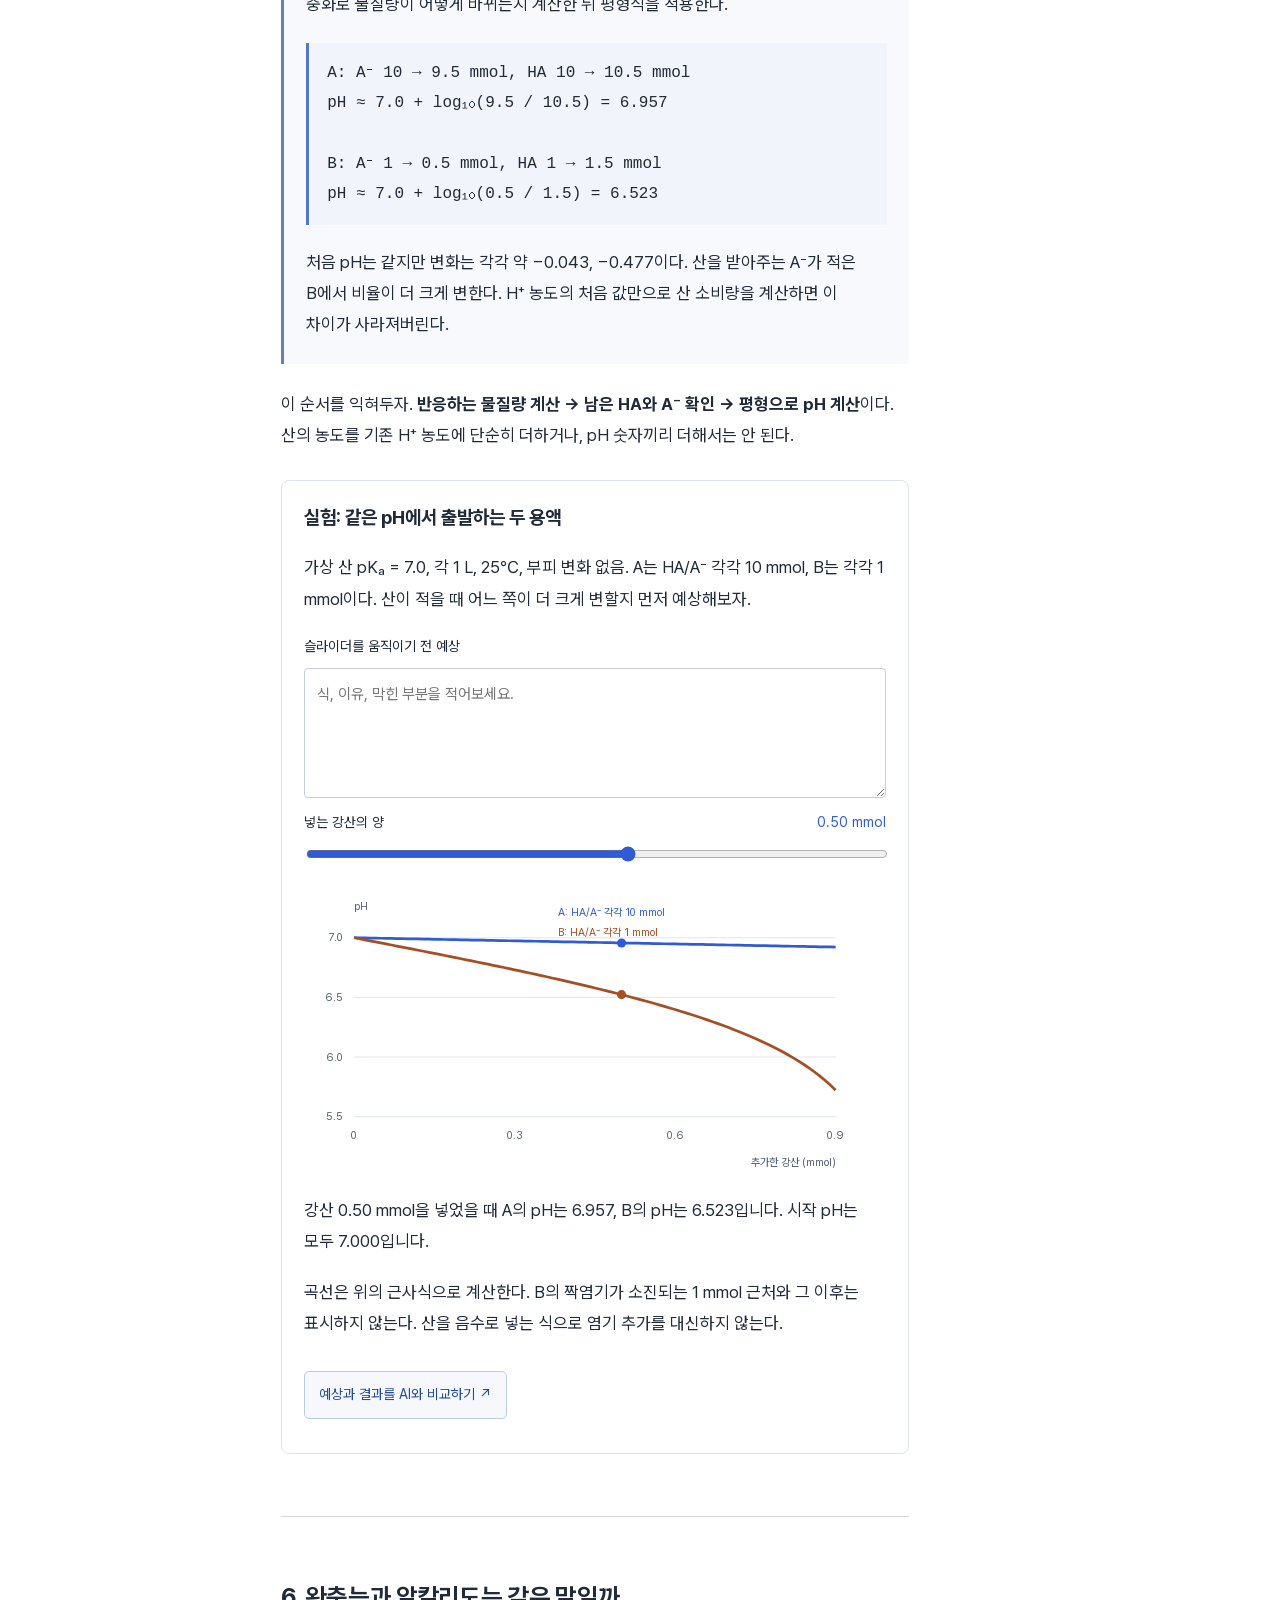
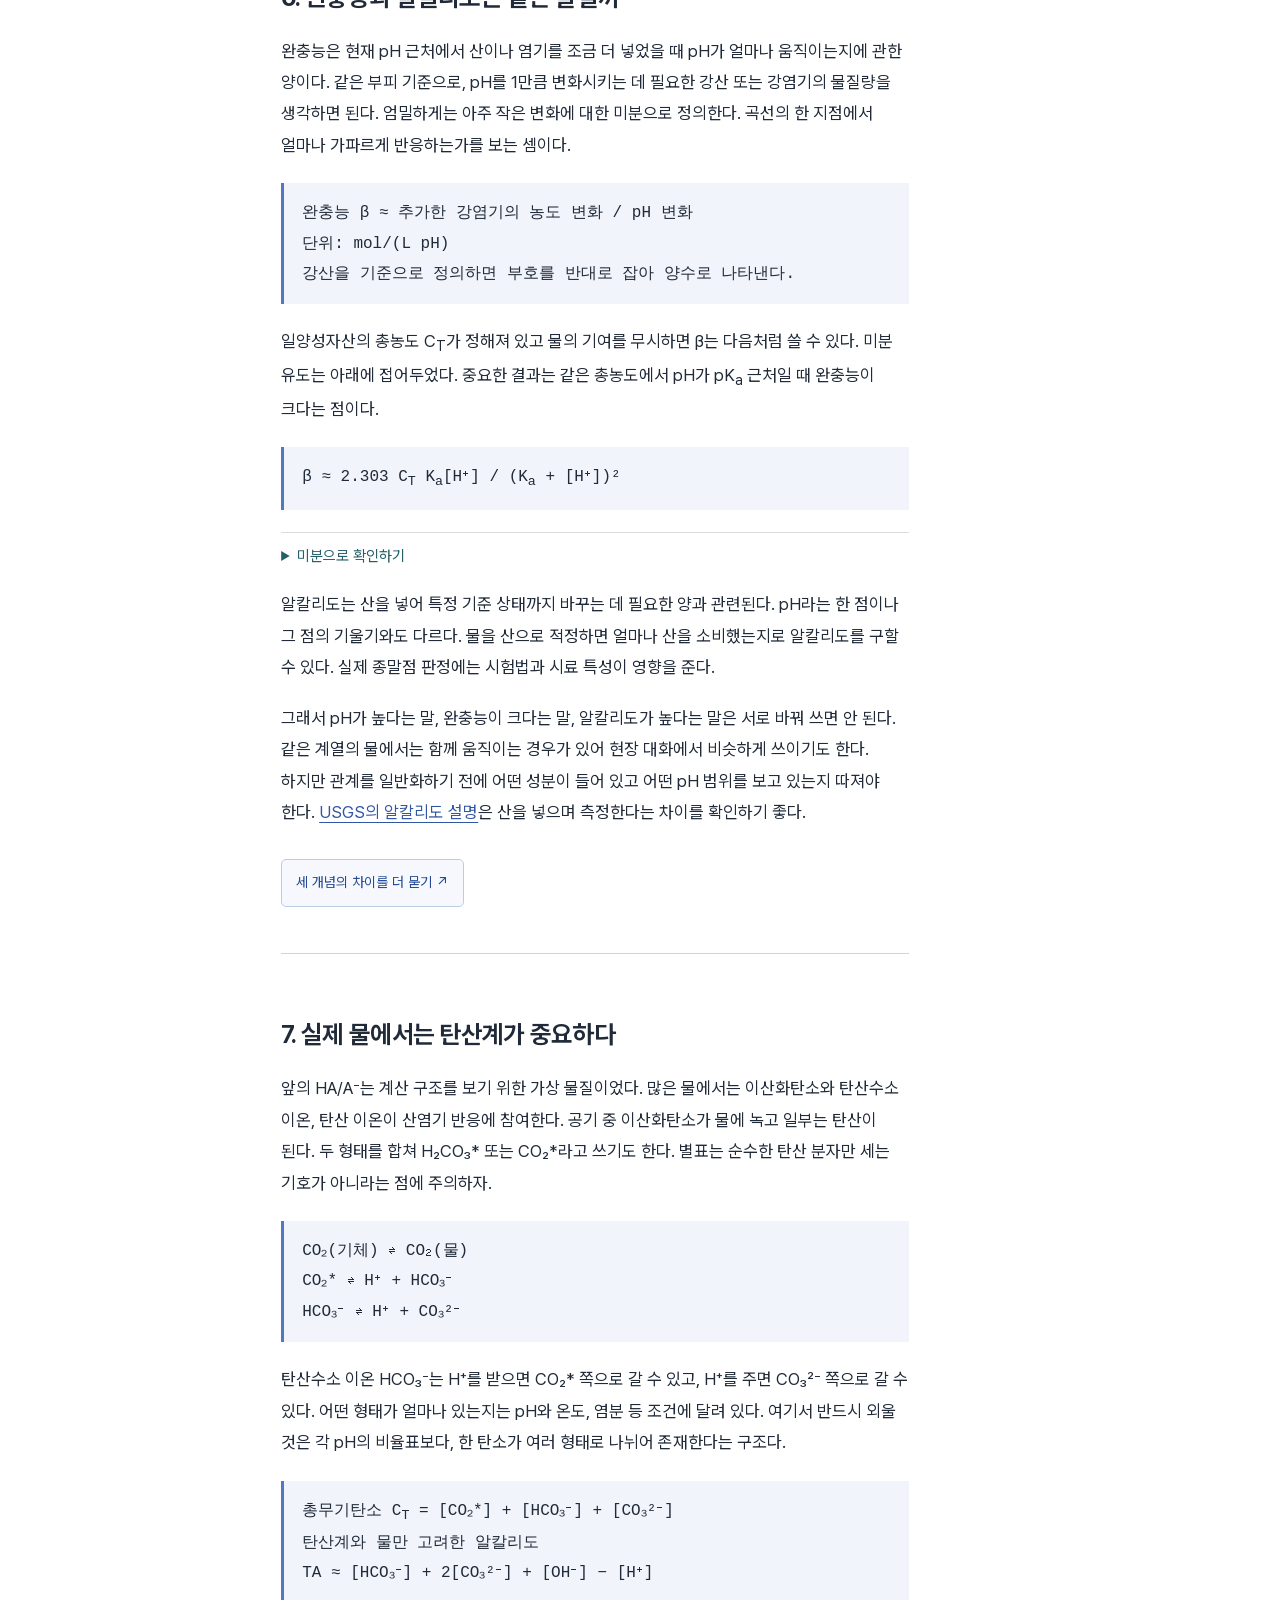
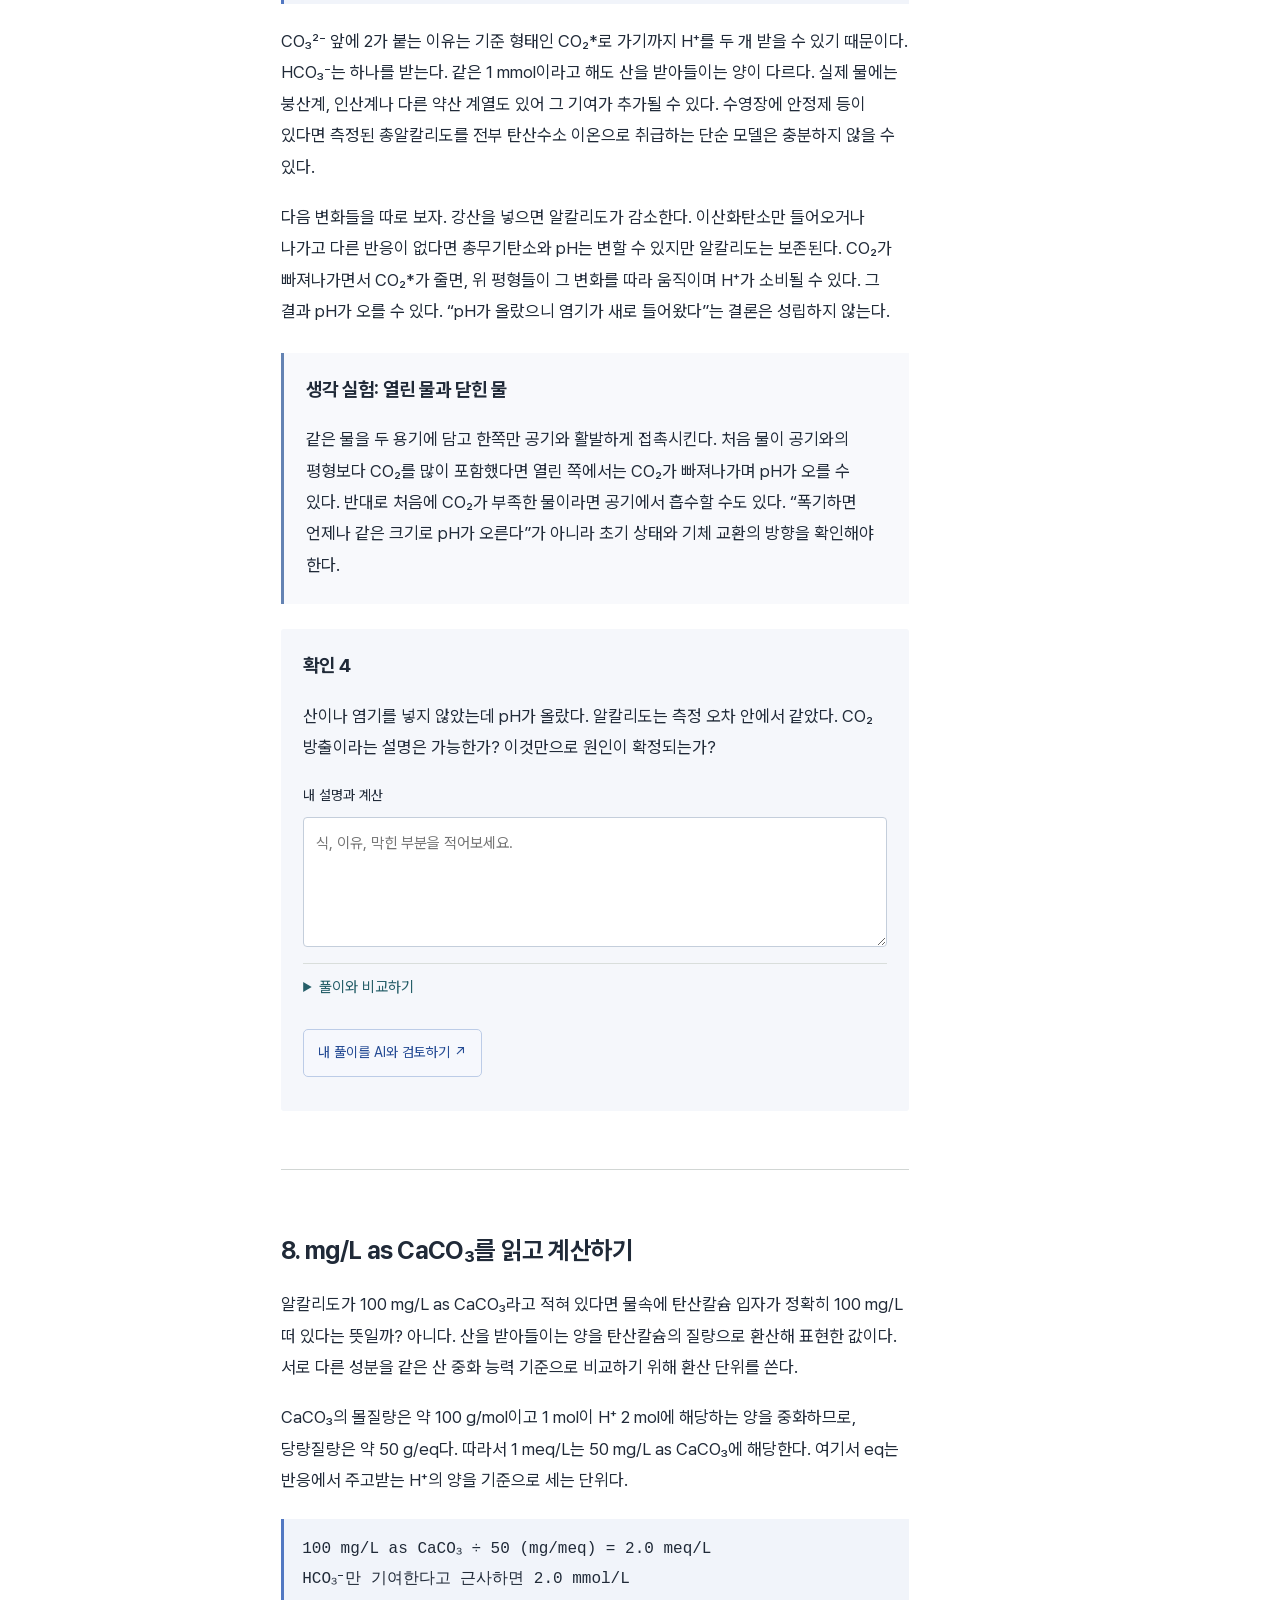
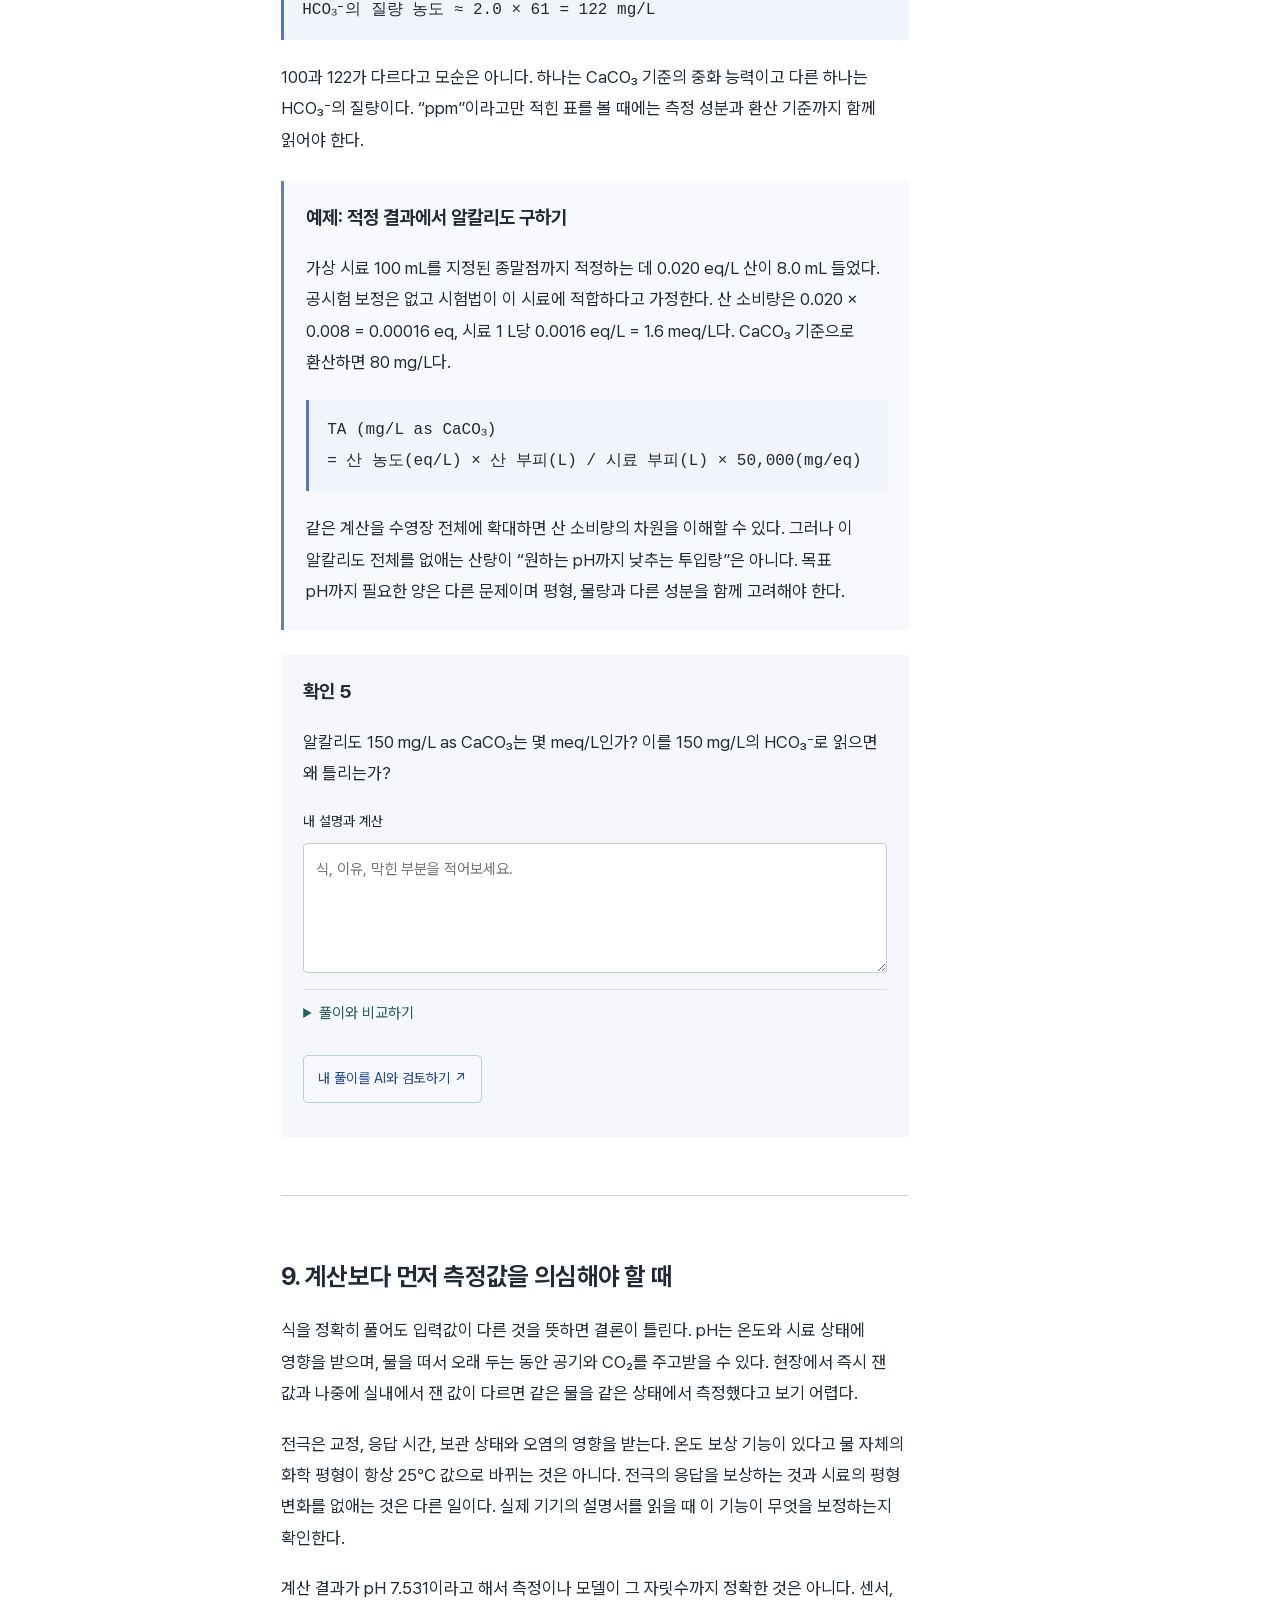
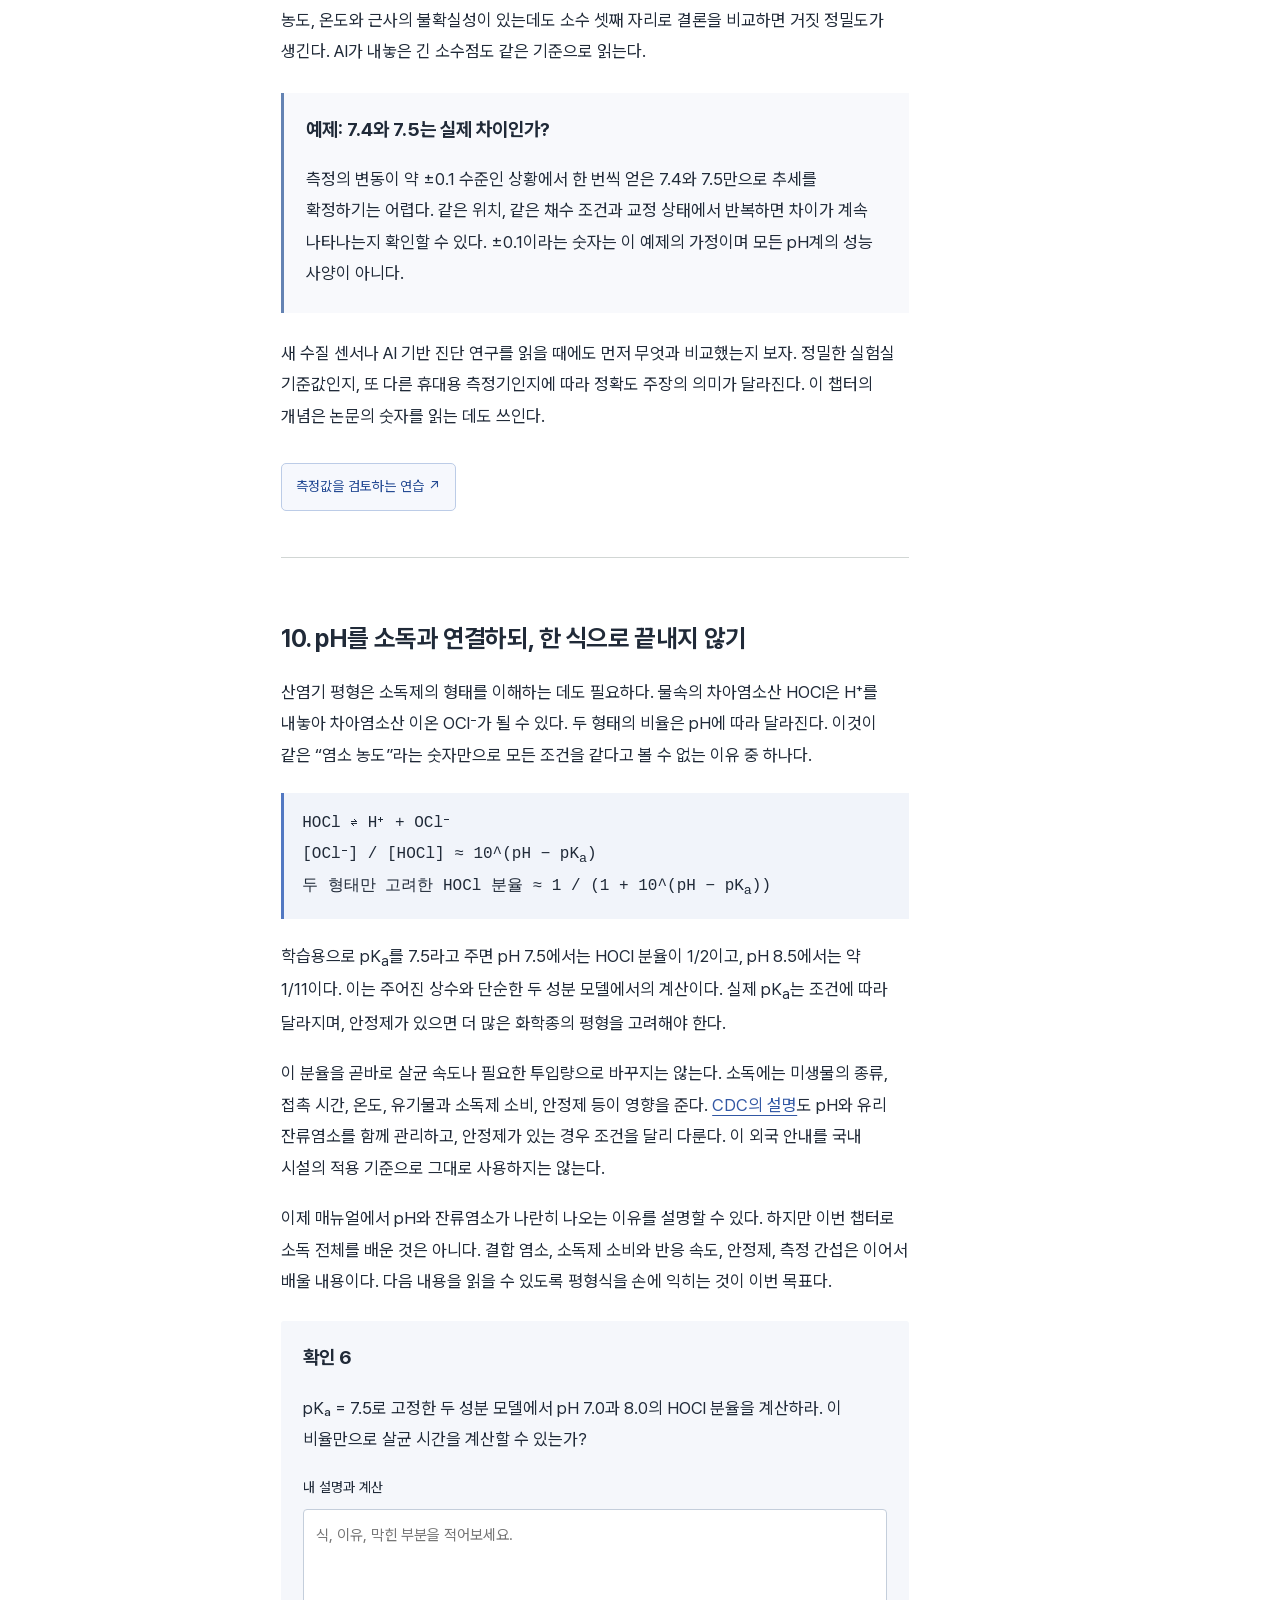
<file: chemistry.html>
<!doctype html><html lang="ko"><head><meta charset="utf-8"><meta name="viewport" content="width=device-width,initial-scale=1"><title>pH가 같으면 같은 물일까? | 기초 공부</title><link rel="icon" href="favicon.svg" type="image/svg+xml"><link rel="stylesheet" href="chapter.css"><link rel="stylesheet" href="reading.css?v=8"><link rel="stylesheet" href="chemistry.css?v=1"><script src="study-progress.js?v=8" defer></script><script src="learning.js?v=10" defer></script><script src="chemistry.js?v=1" defer></script></head><body data-lesson="chemistry"><a class="skip" href="#lesson-content">본문으로</a><header><a class="brand" href="./?page=home"><img src="favicon.svg" width="25" height="25" alt="">기초 공부</a><a href="./?page=home&area=catalog">전체 목차</a><span class="edition">화학 / 산염기와 수질</span><button id="note-toggle" aria-expanded="false" aria-controls="notes-panel">노트</button><button id="review-toggle">복습하기</button></header><main><nav class="toc" aria-label="챕터 목차"><strong>산염기와 수질</strong><a href="#start">이 챕터에서 답할 질문</a><a href="#moles">1. 농도와 물질량을 구분하기</a><a href="#ph">2. pH는 무엇을 세는 숫자인가</a><a href="#equilibrium">3. 산의 세기와 산의 양은 다르다</a><a href="#ratio">4. 평형식을 비율로 읽기</a><a href="#buffer">5. 완충 용액은 산을 어떻게 받아내는가</a><a href="#capacity">6. 완충능과 알칼리도는 같은 말일까</a><a href="#carbonate">7. 실제 물에서는 탄산계가 중요하다</a><a href="#alkalinity">8. mg/L as CaCO₃를 읽고 계산하기</a><a href="#measurement">9. 계산보다 먼저 측정값을 의심해야 할 때</a><a href="#chlorine">10. pH를 소독과 연결하되, 한 식으로 끝내지 않기</a><a href="#case">11. 여러 측정값으로 원인 좁히기</a><a href="#practice">12. 혼자 풀어보기</a><a href="#ai-session">13. AI와 한 번 더 공부한다면</a><a href="#recall">14. 본문을 덮고 다시 설명하기</a><a href="#references">참고 자료와 이어서 읽을 내용</a></nav><article id="lesson-content"><div class="learn"><p class="kicker">화학 / 산염기, 완충과 알칼리도</p><h1>pH가 같으면 같은 물일까?</h1><p class="intro">같은 산을 넣어도 pH가 다르게 변하는 이유를, 농도와 평형부터 계산해봅니다.</p><div class="lesson-steps"><a href="#start">공부 시작하기</a><a href="#practice">종합 문제</a><a href="#recall">복습</a></div></div><section id="start" class="learn"><h2>이 챕터에서 답할 질문</h2><p>두 물통의 pH가 모두 7.5다. 같은 양의 산이 들어갔는데 한쪽은 pH가 크게 떨어지고 다른 쪽은 조금만 변했다. 측정기가 틀렸을까? 아니면 처음부터 물의 성질이 달랐을까? pH는 중요한 값이지만, 그 숫자 하나로 물의 반응을 모두 설명할 수는 없다.</p><p>이 챕터에서는 수소 이온의 농도, 산과 염기의 평형, 완충 작용, 알칼리도를 차례로 배운다. 마지막에는 “pH가 높으니 알칼리도도 높다”, “pH만 알면 산을 얼마나 넣을지 계산할 수 있다” 같은 말을 왜 그대로 받아들일 수 없는지 설명하게 된다. 수영장에서 시작하지만, 같은 원리를 세정액과 수처리, 생화학 실험에도 적용해본다.</p><p>로그와 연립방정식은 알고 있다고 가정한다. 몰, 평형상수와 화학종은 다시 설명한다. 처음부터 끝까지 한 번에 읽을 필요는 없다. <a href="#ph">pH와 평형</a>까지 읽고 쉬었다가, <a href="#buffer">완충과 알칼리도</a>, <a href="#case">사례와 종합 문제</a>로 나눠 이어가도 된다.</p><div class="worked-example"><h3>공부가 끝났는지 확인하는 기준</h3><p>① pH 차이를 농도 비로 바꿀 수 있다. ② 산을 넣기 전후의 물질량을 먼저 계산하고 평형식을 적용할 수 있다. ③ pH, 완충능, 알칼리도를 구분한다. ④ 관찰값만으로 확정할 수 없는 원인을 구분하고 추가 측정을 고른다. ⑤ 처음 보는 용액에도 같은 원리를 설명한다.</p></div><p>문제를 풀 때 막히면 오른쪽 노트에 질문해도 되고, 본문의 버튼을 눌러 해당 문제를 채팅으로 가져가도 된다. “설명해줘”와 “힌트만 줘”를 구분해 요청할 수 있다. AI 답을 읽은 뒤에는 네 설명을 짧게 다시 써보자. 읽을 때 이해한 것과 혼자 설명할 수 있는 것은 다를 수 있다.</p><p class="source-note">아래 물통, 적정과 실험 수치는 학습용 가상 조건이다. 현장 약품의 종류와 투입량을 정하는 계산기는 아니다. 실제 조작은 제품과 시설의 적용 기준을 확인해야 한다.</p><button class="tutor-action" data-tutor="start" data-question="이 챕터로 공부할게. 우선 내가 이미 아는 것과 다시 배워야 할 것을 확인할 짧은 질문 두 개만 줘. 수학 문제보다 pH와 알칼리도를 구분하는 설명을 확인해줘. 답을 보고 시작할 절을 추천하되 읽을 부분을 강제로 건너뛰지는 마.">AI와 시작점 확인하기 ↗</button></section>
<section id="moles" class="learn"><h2>1. 농도와 물질량을 구분하기</h2><p>용액에서 “얼마나 들어 있는가”에는 두 질문이 있다. 통 전체에 들어 있는 양을 묻는 것과, 일정 부피에 얼마나 모여 있는지 묻는 것이다. 전자는 물질량, 후자는 농도다. 1 mol은 정해진 수의 입자를 묶어 세는 단위다. 서로 다른 물질의 1 mol은 입자 수는 같지만 질량은 다르다. 몰질량은 1 mol의 질량이며 g/mol로 표시한다.</p><div class="math">농도 c = 물질량 n / 부피 V<br>n = cV<br>1 mmol = 10⁻³ mol, 1 mM = 1 mmol/L</div><p>농도가 2 mmol/L인 용액 3 L에는 해당 물질이 6 mmol 들어 있다. 물을 넣어 6 L로 만들면 물질량은 그대로이고 농도는 1 mmol/L가 된다. 여기서는 반응, 증발과 침전이 없다고 가정했다. “물로 희석했다”는 설명에도 무엇이 보존되는지 확인해야 한다.</p><p>물질량을 먼저 세는 이유는 반응식이 입자의 개수 비를 정하기 때문이다. H⁺와 OH⁻는 1:1로 반응한다. 산 용액 10 mL와 염기 용액 10 mL를 섞었다고 중화되는 것은 아니다. 부피에 각 농도를 곱한 물질량을 비교해야 한다.</p><div class="worked-example"><h3>예제: 부피가 같아도 남는 물질은 다르다</h3><p>0.010 mol/L 일양성자 강산 20 mL와 0.020 mol/L 일가 강염기 20 mL를 섞는다. 각각 H⁺ 0.20 mmol, OH⁻ 0.40 mmol이므로 중화 뒤 OH⁻가 0.20 mmol 남는다. 최종 부피를 40 mL로 보면 남은 농도는 5.0 mmol/L다. “20 mL 대 20 mL”가 아니라 “0.20 mmol 대 0.40 mmol”을 비교한 것이다.</p></div><p>ppm도 무엇을 기준으로 한 값인지 읽어야 한다. 질량비 1 ppm은 1 mg/kg이며, 밀도가 약 1 kg/L인 묽은 물에서는 약 1 mg/L로 환산한다. 그러나 “염소 기준”, “CaCO₃ 기준”은 같은 성분의 실제 질량이라는 뜻이 아니다. 뒤에서 이 차이를 다시 계산한다.</p><div class="exercise" id="check-moles"><h3>확인 1</h3><p>0.50 mmol/L 용액 2 L에 물 3 L를 넣었다. 최종 물질량과 농도는 얼마인가?</p><label for="check-moles-answer">내 설명과 계산</label><textarea id="check-moles-answer" data-save rows="3" placeholder="식, 이유, 막힌 부분을 적어보세요."></textarea><details class="solution"><summary>풀이와 비교하기</summary><p>물질량은 1.0 mmol, 부피는 5 L이므로 농도는 0.20 mmol/L다. 농도를 5로 나누기 전에 무엇이 그대로 남는지 확인한다.</p></details><button class="tutor-action" data-tutor="check-moles" data-question="내 답에서 맞는 부분과 처음 잘못된 단계를 구분해줘. 정답 전체를 먼저 쓰지 말고 필요한 힌트 하나를 줘. 내가 다시 답하면 조건을 바꿔 한 문제 더 내줘.">내 풀이를 AI와 검토하기 ↗</button></div></section>
<section id="ph" class="learn"><h2>2. pH는 무엇을 세는 숫자인가</h2><p>물속의 수소 이온은 실제로 물 분자들과 결합해 있다. 일반화학에서는 H₃O⁺로 쓰고, 반응을 간단히 나타낼 때는 H⁺로 쓴다. 이 챕터의 H⁺도 물속에서의 양성자를 뜻한다. pH의 엄밀한 정의는 수소 이온의 <em>활동도</em> a의 음의 상용로그다. 활동도는 다른 이온들과의 상호작용까지 고려한 유효한 농도에 해당한다.</p><div class="math">pH = −log₁₀ a(H⁺)<br>묽은 이상 용액에서 a(H⁺) ≈ [H⁺] / (1 mol/L)<br>따라서 [H⁺] ≈ 10⁻ᵖᴴ mol/L</div><p>이후 계산에서는 묽은 용액의 농도를 사용한다. 고농도 세정액이나 염분이 큰 물까지 같은 정확도로 맞는다고 가정하지 않는다. 소금과 온도 조건이 달라지면 활동도 계수와 평형상수도 검토해야 한다.</p><p>pH 6과 pH 7은 수소 이온 농도가 1만큼 다른 게 아니다. 각각 10⁻⁶, 10⁻⁷ mol/L이므로 전자가 열 배다. pH가 0.3 낮으면 약 10⁰.³ = 2배가 된다. 0.3이라는 작은 변화가 중요할 수 있는 이유다. 반대로 pH 숫자를 두 배로 만든다는 표현은 농도가 두 배라는 뜻이 아니다.</p><div class="worked-example"><h3>예제: pH 7.2에서 7.8로 바뀌었다면</h3><p>[H⁺]의 비는 10⁻⁷.² / 10⁻⁷.⁸ = 10⁰.⁶ ≈ 3.98이다. 처음의 수소 이온 농도가 나중보다 약 네 배 높다. 이 계산은 현재 평형 상태의 H⁺를 비교할 뿐, 그 사이에 넣은 산이나 염기의 총량을 알려주지는 않는다.</p></div><p>물 자체도 H⁺와 OH⁻를 만든다. 25℃의 묽은 물에서는 [H⁺][OH⁻] ≈ 10⁻¹⁴이며, 산염기 관점에서 중성인 물에서는 두 농도가 같으므로 pH가 약 7이다. 온도가 달라지면 물의 이온곱 K<sub>w</sub>가 변한다. 따라서 “중성은 언제나 pH 7”이라고 외우지 않는다.</p><div class="math">25℃에서 K<sub>w</sub> ≈ 10⁻¹⁴<br>pH + pOH ≈ 14<br>산염기 중성: [H⁺] = [OH⁻], pH = pK<sub>w</sub> / 2</div><div class="exercise" id="check-log"><h3>확인 2</h3><p>pH 8.0인 물의 [H⁺]는 pH 7.4인 물의 몇 배인가? pH가 오른다는 말과 [H⁺]가 오른다는 말을 구분해 설명하라.</p><label for="check-log-answer">내 설명과 계산</label><textarea id="check-log-answer" data-save rows="3" placeholder="식, 이유, 막힌 부분을 적어보세요."></textarea><details class="solution"><summary>풀이와 비교하기</summary><p>10⁻⁸ / 10⁻⁷.⁴ = 10⁻⁰.⁶ ≈ 0.251배다. pH가 올라가면 H⁺의 활동도는 내려간다. 온도를 25℃로 고정한 묽은 용액에서는 OH⁻ 농도가 증가한다.</p></details><button class="tutor-action" data-tutor="check-log" data-question="내 답에서 맞는 부분과 처음 잘못된 단계를 구분해줘. 정답 전체를 먼저 쓰지 말고 필요한 힌트 하나를 줘. 내가 다시 답하면 조건을 바꿔 한 문제 더 내줘.">내 풀이를 AI와 검토하기 ↗</button></div><button class="tutor-action" data-tutor="ph" data-question="활동도와 농도를 왜 구분하는지 감이 안 와. 로그는 이해하니 다시 설명하지 말고, 이상 용액 근사가 무엇을 무시하는지 실제 이온의 상호작용으로 설명해줘. 마지막에 내가 설명할 짧은 질문 하나를 줘.">활동도가 낯설다면 ↗</button></section>
<section id="equilibrium" class="learn"><h2>3. 산의 세기와 산의 양은 다르다</h2><p>산은 양성자를 주는 물질, 염기는 받는 물질로 생각할 수 있다. HA가 H⁺를 내놓고 A⁻가 되면 HA와 A⁻를 짝산과 짝염기라고 부른다. A⁻는 다시 H⁺를 받아 HA가 될 수 있다. 중요한 것은 “산이 들어 있다”는 사실만으로 자유로운 H⁺의 농도가 정해지지 않는다는 점이다.</p><div class="math">HA ⇌ H⁺ + A⁻<br>K<sub>a</sub> ≈ [H⁺][A⁻] / [HA]<br>pK<sub>a</sub> = −log₁₀ K<sub>a</sub></div><p>같은 온도에서 K<sub>a</sub>가 크면 해리된 상태가 상대적으로 유리하다. pK<sub>a</sub>는 반대로 작을수록 강한 산을 나타낸다. 강산과 약산은 해리 성향에 관한 구분이고, 진한 용액과 묽은 용액은 농도에 관한 구분이다. 아주 묽은 강산보다 진한 약산의 pH가 낮을 수도 있다.</p><p>평형은 반응이 멈췄다는 뜻이 아니다. 양쪽 반응이 계속 일어나지만 순변화가 없어 농도가 일정한 상태다. 조건을 바꾸면 새로운 평형에 이른다. “평형이 이동한다”는 말이 추상적이면 반응식의 왼쪽과 오른쪽에 실제로 무엇이 늘고 줄었는지 써보면 된다.</p><div class="worked-example"><h3>예제: 약산의 전체 농도가 H⁺ 농도는 아니다</h3><p>가상의 일양성자산 HA 0.010 mol/L, K<sub>a</sub> = 10⁻⁵인 용액을 생각하자. 다른 산과 염기가 없고 물의 해리는 무시할 만큼 작다고 하자. x mol/L가 해리되면 [H⁺] = [A⁻] = x, [HA] = 0.010 − x다.</p><div class="math">x² / (0.010 − x) = 10⁻⁵<br>x ≈ √(10⁻⁵ × 0.010) = 3.16 × 10⁻⁴ mol/L<br>pH ≈ 3.50</div><p>x가 전체의 약 3.2%이므로 x를 분모에서 생략한 근사는 여기서 비교적 타당하다. 이차방정식으로 풀면 약 3.11 × 10⁻⁴ mol/L, pH 3.51이다. 해리되지 않은 HA가 대부분 남아 있다는 점을 기억하자. 이 물에 염기를 넣으면 현재의 H⁺만 사라지고 끝나는 게 아니라 HA가 더 해리될 수 있다.</p></div><p>식이 성립하는 이유를 이해했다면, 매번 이차방정식을 처음부터 풀 필요는 없다. 다만 근사로 얻은 x가 전체 농도에 비해 큰지, 다른 이온과 반응이 무시 가능한지 점검해야 한다. AI가 값을 내놓으면 이 조건까지 함께 확인하는 편이 좋다.</p><button class="tutor-action" data-tutor="equilibrium" data-question="HA의 농도는 0.010 M인데 H+는 왜 0.010 M가 아닌지 내가 설명할게. 내 설명을 듣고 산의 세기와 농도를 혼동한 부분이 있으면 짚어줘. 먼저 모범 답안을 쓰지 말고 내 답을 기다려줘.">내가 설명하고 AI에게 점검받기 ↗</button></section>
<section id="ratio" class="learn"><h2>4. 평형식을 비율로 읽기</h2><p>산성인 용액도 전체적으로는 양전하와 음전하가 균형을 이룬다. “산염기 중성”과 “용액 전체의 전기적 중성”은 다른 조건이다.</p><p>이번에는 HA만 녹인 용액 대신 HA와 A⁻가 모두 충분히 있는 용액을 생각하자. 평형식을 H⁺에 대해 풀면, 같은 산을 쓰더라도 A⁻와 HA의 비율에 따라 pH가 달라진다는 사실이 보인다.</p><div class="math">[H⁺] ≈ K<sub>a</sub> × [HA] / [A⁻]<br>pH ≈ pK<sub>a</sub> + log₁₀([A⁻] / [HA])</div><p>이를 Henderson–Hasselbalch 식이라고 부른다. 별개의 법칙을 새로 외운 것이 아니라 평형식을 다시 쓴 것이다. 활동도 대신 농도를 쓰는 근사가 들어 있고, 혼합 직후의 투입 농도를 평형 농도로 간주할 때에는 추가 근사가 들어간다. 한 성분이 거의 소진됐거나 용액이 너무 묽으면 간단한 계산으로는 충분하지 않다.</p><p>[A⁻]와 [HA]가 같으면 로그 항이 0이어서 pH = pK<sub>a</sub>다. A⁻가 HA의 열 배면 pH가 pK<sub>a</sub>보다 1 높다. A⁻가 열 배 적으면 1 낮다. 이 비율은 뒤에서 “같은 pH인데 왜 반응이 다른가”를 설명하는 출발점이 된다.</p><div class="worked-example"><h3>예제: 같은 비율, 다른 양</h3><p>pK<sub>a</sub> = 7.0인 가상 산을 사용한다. A 용액은 HA와 A⁻가 각각 10 mmol/L, B 용액은 각각 1 mmol/L다. 두 용액 모두 비율은 1이므로 pH는 약 7.0이다. 하지만 산을 받아줄 A⁻는 A에 열 배 많다. pH는 두 성분의 비율에 민감하고, 변화에 견디는 정도는 그 양에도 영향을 받는다.</p></div><div class="exercise" id="check-ratio"><h3>확인 3</h3><p>pKₐ = 7.0, [A⁻] = 8 mmol/L, [HA] = 2 mmol/L라면 pH는 얼마인가? 두 농도를 모두 절반으로 줄이면 이 식은 무엇을 예측하는가?</p><label for="check-ratio-answer">내 설명과 계산</label><textarea id="check-ratio-answer" data-save rows="3" placeholder="식, 이유, 막힌 부분을 적어보세요."></textarea><details class="solution"><summary>풀이와 비교하기</summary><p>7.0 + log₁₀4 ≈ 7.60이다. 같은 비율로 희석하면 이 근사식의 pH는 그대로다. 그렇다고 완충능까지 같은 것은 아니다. 많이 희석하면 물의 해리와 활동도 변화도 무시하기 어려워진다.</p></details><button class="tutor-action" data-tutor="check-ratio" data-question="내 답에서 맞는 부분과 처음 잘못된 단계를 구분해줘. 정답 전체를 먼저 쓰지 말고 필요한 힌트 하나를 줘. 내가 다시 답하면 조건을 바꿔 한 문제 더 내줘.">내 풀이를 AI와 검토하기 ↗</button></div></section>
<section id="buffer" class="learn"><h2>5. 완충 용액은 산을 어떻게 받아내는가</h2><p>약산과 짝염기가 함께 있으면 추가된 산과 염기를 받아낼 수 있다. 산이 들어오면 A⁻가 H⁺를 받아 HA가 되고, 염기가 들어오면 HA가 OH⁻와 반응해 A⁻와 물이 된다. 새로 들어온 강산이나 강염기가 자유로운 H⁺ 또는 OH⁻로 그대로 남는 양이 줄어드는 것이다.</p><div class="math">산이 들어올 때: A⁻ + H⁺ → HA<br>염기가 들어올 때: HA + OH⁻ → A⁻ + H₂O</div><p>완충 용액도 pH가 변한다. HA와 A⁻의 비가 달라지기 때문이다. 변화를 작게 만드는 데 한계가 있고, 한쪽 성분이 소진되면 이전처럼 반응할 수 없다. “pH를 일정하게 잡아준다”는 표현을 무한한 조절 장치로 생각하면 안 된다.</p><div class="worked-example"><h3>예제: 같은 산 0.5 mmol을 두 용액에 넣기</h3><p>앞의 A와 B 용액을 각각 1 L 준비한다. 산 0.5 mmol을 넣고 부피 변화는 무시한다. 먼저 중화로 물질량이 어떻게 바뀌는지 계산한 뒤 평형식을 적용한다.</p><div class="math">A: A⁻ 10 → 9.5 mmol, HA 10 → 10.5 mmol<br>pH ≈ 7.0 + log₁₀(9.5 / 10.5) = 6.957<br><br>B: A⁻ 1 → 0.5 mmol, HA 1 → 1.5 mmol<br>pH ≈ 7.0 + log₁₀(0.5 / 1.5) = 6.523</div><p>처음 pH는 같지만 변화는 각각 약 −0.043, −0.477이다. 산을 받아주는 A⁻가 적은 B에서 비율이 더 크게 변한다. H⁺ 농도의 처음 값만으로 산 소비량을 계산하면 이 차이가 사라져버린다.</p></div><p>이 순서를 익혀두자. <strong>반응하는 물질량 계산 → 남은 HA와 A⁻ 확인 → 평형으로 pH 계산</strong>이다. 산의 농도를 기존 H⁺ 농도에 단순히 더하거나, pH 숫자끼리 더해서는 안 된다.</p><div class="experiment"><h3>실험: 같은 pH에서 출발하는 두 용액</h3><p>가상 산 pKₐ = 7.0, 각 1 L, 25℃, 부피 변화 없음. A는 HA/A⁻ 각각 10 mmol, B는 각각 1 mmol이다. 산이 적을 때 어느 쪽이 더 크게 변할지 먼저 예상해보자.</p><label for="buffer-prediction">슬라이더를 움직이기 전 예상</label><textarea id="buffer-prediction" data-save rows="3" placeholder="식, 이유, 막힌 부분을 적어보세요."></textarea><label for="acid-dose">넣는 강산의 양 <output id="acid-label">0.50 mmol</output></label><input id="acid-dose" type="range" min="0" max="0.9" step="0.05" value="0.5"><svg id="buffer-chart" viewBox="0 0 640 310" role="img" aria-labelledby="buffer-chart-title"><title id="buffer-chart-title">산을 넣을 때 두 완충 용액의 pH 변화</title></svg><p id="buffer-result" aria-live="polite"></p><p>곡선은 위의 근사식으로 계산한다. B의 짝염기가 소진되는 1 mmol 근처와 그 이후는 표시하지 않는다. 산을 음수로 넣는 식으로 염기 추가를 대신하지 않는다.</p><button class="tutor-action" data-tutor="buffer" data-question="내 예상과 지금 실험 결과를 비교해줘. 비율은 같지만 전체 양이 다르다는 사실을 식과 연결해 설명해줘. 내가 이해했는지 확인할 때는 수치를 바꾼 한 문제만 줘.">예상과 결과를 AI와 비교하기 ↗</button></div></section>
<section id="capacity" class="learn"><h2>6. 완충능과 알칼리도는 같은 말일까</h2><p>완충능은 현재 pH 근처에서 산이나 염기를 조금 더 넣었을 때 pH가 얼마나 움직이는지에 관한 양이다. 같은 부피 기준으로, pH를 1만큼 변화시키는 데 필요한 강산 또는 강염기의 물질량을 생각하면 된다. 엄밀하게는 아주 작은 변화에 대한 미분으로 정의한다. 곡선의 한 지점에서 얼마나 가파르게 반응하는가를 보는 셈이다.</p><div class="math">완충능 β ≈ 추가한 강염기의 농도 변화 / pH 변화<br>단위: mol/(L pH)<br>강산을 기준으로 정의하면 부호를 반대로 잡아 양수로 나타낸다.</div><p>일양성자산의 총농도 C<sub>T</sub>가 정해져 있고 물의 기여를 무시하면 β는 다음처럼 쓸 수 있다. 미분 유도는 아래에 접어두었다. 중요한 결과는 같은 총농도에서 pH가 pK<sub>a</sub> 근처일 때 완충능이 크다는 점이다.</p><div class="math">β ≈ 2.303 C<sub>T</sub> K<sub>a</sub>[H⁺] / (K<sub>a</sub> + [H⁺])²</div><details><summary>미분으로 확인하기</summary><p>r = 10^(pH − pKₐ)라 두면 Cₜ = [HA] + [A⁻], [A⁻] = Cₜr/(1+r)다. 강염기를 조금 넣을 때 HA가 같은 물질량의 A⁻로 바뀌므로 β ≈ d[A⁻]/dpH다. dr/dpH = ln(10)r를 대입하면 β = ln(10)Cₜr/(1+r)²가 된다. r = Kₐ/[H⁺]를 넣으면 본문의 식이다. 물의 H⁺와 OH⁻ 기여를 포함하려면 2.303([H⁺]+[OH⁻]) 항도 더한다.</p></details><p>알칼리도는 산을 넣어 특정 기준 상태까지 바꾸는 데 필요한 양과 관련된다. pH라는 한 점이나 그 점의 기울기와도 다르다. 물을 산으로 적정하면 얼마나 산을 소비했는지로 알칼리도를 구할 수 있다. 실제 종말점 판정에는 시험법과 시료 특성이 영향을 준다.</p><p>그래서 pH가 높다는 말, 완충능이 크다는 말, 알칼리도가 높다는 말은 서로 바꿔 쓰면 안 된다. 같은 계열의 물에서는 함께 움직이는 경우가 있어 현장 대화에서 비슷하게 쓰이기도 한다. 하지만 관계를 일반화하기 전에 어떤 성분이 들어 있고 어떤 pH 범위를 보고 있는지 따져야 한다. <a href="https://www.usgs.gov/water-science-school/science/alkalinity-and-water">USGS의 알칼리도 설명</a>은 산을 넣으며 측정한다는 차이를 확인하기 좋다.</p><button class="tutor-action" data-tutor="capacity" data-question="pH, 완충능, 알칼리도를 현재값, 국소 변화, 기준점까지 필요한 양으로 구분한 설명이 맞는지 점검해줘. 이 비유가 화학적으로 어디까지 맞고 어디에서 부정확해지는지도 알려줘.">세 개념의 차이를 더 묻기 ↗</button></section>
<section id="carbonate" class="learn"><h2>7. 실제 물에서는 탄산계가 중요하다</h2><p>앞의 HA/A⁻는 계산 구조를 보기 위한 가상 물질이었다. 많은 물에서는 이산화탄소와 탄산수소 이온, 탄산 이온이 산염기 반응에 참여한다. 공기 중 이산화탄소가 물에 녹고 일부는 탄산이 된다. 두 형태를 합쳐 H₂CO₃* 또는 CO₂*라고 쓰기도 한다. 별표는 순수한 탄산 분자만 세는 기호가 아니라는 점에 주의하자.</p><div class="math">CO₂(기체) ⇌ CO₂(물)<br>CO₂* ⇌ H⁺ + HCO₃⁻<br>HCO₃⁻ ⇌ H⁺ + CO₃²⁻</div><p>탄산수소 이온 HCO₃⁻는 H⁺를 받으면 CO₂* 쪽으로 갈 수 있고, H⁺를 주면 CO₃²⁻ 쪽으로 갈 수 있다. 어떤 형태가 얼마나 있는지는 pH와 온도, 염분 등 조건에 달려 있다. 여기서 반드시 외울 것은 각 pH의 비율표보다, 한 탄소가 여러 형태로 나뉘어 존재한다는 구조다.</p><div class="math">총무기탄소 C<sub>T</sub> = [CO₂*] + [HCO₃⁻] + [CO₃²⁻]<br>탄산계와 물만 고려한 알칼리도<br>TA ≈ [HCO₃⁻] + 2[CO₃²⁻] + [OH⁻] − [H⁺]</div><p>CO₃²⁻ 앞에 2가 붙는 이유는 기준 형태인 CO₂*로 가기까지 H⁺를 두 개 받을 수 있기 때문이다. HCO₃⁻는 하나를 받는다. 같은 1 mmol이라고 해도 산을 받아들이는 양이 다르다. 실제 물에는 붕산계, 인산계나 다른 약산 계열도 있어 그 기여가 추가될 수 있다. 수영장에 안정제 등이 있다면 측정된 총알칼리도를 전부 탄산수소 이온으로 취급하는 단순 모델은 충분하지 않을 수 있다.</p><p>다음 변화들을 따로 보자. 강산을 넣으면 알칼리도가 감소한다. 이산화탄소만 들어오거나 나가고 다른 반응이 없다면 총무기탄소와 pH는 변할 수 있지만 알칼리도는 보존된다. CO₂가 빠져나가면서 CO₂*가 줄면, 위 평형들이 그 변화를 따라 움직이며 H⁺가 소비될 수 있다. 그 결과 pH가 오를 수 있다. “pH가 올랐으니 염기가 새로 들어왔다”는 결론은 성립하지 않는다.</p><div class="worked-example"><h3>생각 실험: 열린 물과 닫힌 물</h3><p>같은 물을 두 용기에 담고 한쪽만 공기와 활발하게 접촉시킨다. 처음 물이 공기와의 평형보다 CO₂를 많이 포함했다면 열린 쪽에서는 CO₂가 빠져나가며 pH가 오를 수 있다. 반대로 처음에 CO₂가 부족한 물이라면 공기에서 흡수할 수도 있다. “폭기하면 언제나 같은 크기로 pH가 오른다”가 아니라 초기 상태와 기체 교환의 방향을 확인해야 한다.</p></div><div class="exercise" id="check-co2"><h3>확인 4</h3><p>산이나 염기를 넣지 않았는데 pH가 올랐다. 알칼리도는 측정 오차 안에서 같았다. CO₂ 방출이라는 설명은 가능한가? 이것만으로 원인이 확정되는가?</p><label for="check-co2-answer">내 설명과 계산</label><textarea id="check-co2-answer" data-save rows="3" placeholder="식, 이유, 막힌 부분을 적어보세요."></textarea><details class="solution"><summary>풀이와 비교하기</summary><p>가능하다. CO₂ 교환만으로 pH가 변하면서 알칼리도는 유지될 수 있다. 하지만 두 측정값만으로 원인을 확정할 수는 없다. 온도, 채수 시각과 위치, 계측기 상태, 다른 유입과 반응도 확인해야 한다. 같은 조건의 반복 측정이나 기체 교환 조건 비교가 가설을 구분하는 데 도움이 된다.</p></details><button class="tutor-action" data-tutor="check-co2" data-question="내 답에서 맞는 부분과 처음 잘못된 단계를 구분해줘. 정답 전체를 먼저 쓰지 말고 필요한 힌트 하나를 줘. 내가 다시 답하면 조건을 바꿔 한 문제 더 내줘.">내 풀이를 AI와 검토하기 ↗</button></div></section>
<section id="alkalinity" class="learn"><h2>8. mg/L as CaCO₃를 읽고 계산하기</h2><p>알칼리도가 100 mg/L as CaCO₃라고 적혀 있다면 물속에 탄산칼슘 입자가 정확히 100 mg/L 떠 있다는 뜻일까? 아니다. 산을 받아들이는 양을 탄산칼슘의 질량으로 환산해 표현한 값이다. 서로 다른 성분을 같은 산 중화 능력 기준으로 비교하기 위해 환산 단위를 쓴다.</p><p>CaCO₃의 몰질량은 약 100 g/mol이고 1 mol이 H⁺ 2 mol에 해당하는 양을 중화하므로, 당량질량은 약 50 g/eq다. 따라서 1 meq/L는 50 mg/L as CaCO₃에 해당한다. 여기서 eq는 반응에서 주고받는 H⁺의 양을 기준으로 세는 단위다.</p><div class="math">100 mg/L as CaCO₃ ÷ 50 (mg/meq) = 2.0 meq/L<br>HCO₃⁻만 기여한다고 근사하면 2.0 mmol/L<br>HCO₃⁻의 질량 농도 ≈ 2.0 × 61 = 122 mg/L</div><p>100과 122가 다르다고 모순은 아니다. 하나는 CaCO₃ 기준의 중화 능력이고 다른 하나는 HCO₃⁻의 질량이다. “ppm”이라고만 적힌 표를 볼 때에는 측정 성분과 환산 기준까지 함께 읽어야 한다.</p><div class="worked-example"><h3>예제: 적정 결과에서 알칼리도 구하기</h3><p>가상 시료 100 mL를 지정된 종말점까지 적정하는 데 0.020 eq/L 산이 8.0 mL 들었다. 공시험 보정은 없고 시험법이 이 시료에 적합하다고 가정한다. 산 소비량은 0.020 × 0.008 = 0.00016 eq, 시료 1 L당 0.0016 eq/L = 1.6 meq/L다. CaCO₃ 기준으로 환산하면 80 mg/L다.</p><div class="math">TA (mg/L as CaCO₃)<br>= 산 농도(eq/L) × 산 부피(L) / 시료 부피(L) × 50,000(mg/eq)</div><p>같은 계산을 수영장 전체에 확대하면 산 소비량의 차원을 이해할 수 있다. 그러나 이 알칼리도 전체를 없애는 산량이 “원하는 pH까지 낮추는 투입량”은 아니다. 목표 pH까지 필요한 양은 다른 문제이며 평형, 물량과 다른 성분을 함께 고려해야 한다.</p></div><div class="exercise" id="check-ta"><h3>확인 5</h3><p>알칼리도 150 mg/L as CaCO₃는 몇 meq/L인가? 이를 150 mg/L의 HCO₃⁻로 읽으면 왜 틀리는가?</p><label for="check-ta-answer">내 설명과 계산</label><textarea id="check-ta-answer" data-save rows="3" placeholder="식, 이유, 막힌 부분을 적어보세요."></textarea><details class="solution"><summary>풀이와 비교하기</summary><p>150/50 = 3.0 meq/L다. HCO₃⁻만 있다고 가정하면 3.0 mmol/L, 약 183 mg/L의 HCO₃⁻에 해당한다. as CaCO₃는 환산 기준이므로 실제 HCO₃⁻ 질량과 다르다.</p></details><button class="tutor-action" data-tutor="check-ta" data-question="내 답에서 맞는 부분과 처음 잘못된 단계를 구분해줘. 정답 전체를 먼저 쓰지 말고 필요한 힌트 하나를 줘. 내가 다시 답하면 조건을 바꿔 한 문제 더 내줘.">내 풀이를 AI와 검토하기 ↗</button></div></section>
<section id="measurement" class="learn"><h2>9. 계산보다 먼저 측정값을 의심해야 할 때</h2><p>식을 정확히 풀어도 입력값이 다른 것을 뜻하면 결론이 틀린다. pH는 온도와 시료 상태에 영향을 받으며, 물을 떠서 오래 두는 동안 공기와 CO₂를 주고받을 수 있다. 현장에서 즉시 잰 값과 나중에 실내에서 잰 값이 다르면 같은 물을 같은 상태에서 측정했다고 보기 어렵다.</p><p>전극은 교정, 응답 시간, 보관 상태와 오염의 영향을 받는다. 온도 보상 기능이 있다고 물 자체의 화학 평형이 항상 25℃ 값으로 바뀌는 것은 아니다. 전극의 응답을 보상하는 것과 시료의 평형 변화를 없애는 것은 다른 일이다. 실제 기기의 설명서를 읽을 때 이 기능이 무엇을 보정하는지 확인한다.</p><p>계산 결과가 pH 7.531이라고 해서 측정이나 모델이 그 자릿수까지 정확한 것은 아니다. 센서, 농도, 온도와 근사의 불확실성이 있는데도 소수 셋째 자리로 결론을 비교하면 거짓 정밀도가 생긴다. AI가 내놓은 긴 소수점도 같은 기준으로 읽는다.</p><div class="worked-example"><h3>예제: 7.4와 7.5는 실제 차이인가?</h3><p>측정의 변동이 약 ±0.1 수준인 상황에서 한 번씩 얻은 7.4와 7.5만으로 추세를 확정하기는 어렵다. 같은 위치, 같은 채수 조건과 교정 상태에서 반복하면 차이가 계속 나타나는지 확인할 수 있다. ±0.1이라는 숫자는 이 예제의 가정이며 모든 pH계의 성능 사양이 아니다.</p></div><p>새 수질 센서나 AI 기반 진단 연구를 읽을 때에도 먼저 무엇과 비교했는지 보자. 정밀한 실험실 기준값인지, 또 다른 휴대용 측정기인지에 따라 정확도 주장의 의미가 달라진다. 이 챕터의 개념은 논문의 숫자를 읽는 데도 쓰인다.</p><button class="tutor-action" data-tutor="measurement" data-question="pH 예측 모델이 소수 셋째 자리까지 출력됐다고 하자. 입력 측정 오차와 모델 오차를 구분하는 가상 사례를 하나 만들어줘. 내가 어떤 추가 측정을 요구하는지 답한 뒤, 그 선택으로 실제 구분할 수 있는 원인을 평가해줘.">측정값을 검토하는 연습 ↗</button></section>
<section id="chlorine" class="learn"><h2>10. pH를 소독과 연결하되, 한 식으로 끝내지 않기</h2><p>산염기 평형은 소독제의 형태를 이해하는 데도 필요하다. 물속의 차아염소산 HOCl은 H⁺를 내놓아 차아염소산 이온 OCl⁻가 될 수 있다. 두 형태의 비율은 pH에 따라 달라진다. 이것이 같은 “염소 농도”라는 숫자만으로 모든 조건을 같다고 볼 수 없는 이유 중 하나다.</p><div class="math">HOCl ⇌ H⁺ + OCl⁻<br>[OCl⁻] / [HOCl] ≈ 10^(pH − pK<sub>a</sub>)<br>두 형태만 고려한 HOCl 분율 ≈ 1 / (1 + 10^(pH − pK<sub>a</sub>))</div><p>학습용으로 pK<sub>a</sub>를 7.5라고 주면 pH 7.5에서는 HOCl 분율이 1/2이고, pH 8.5에서는 약 1/11이다. 이는 주어진 상수와 단순한 두 성분 모델에서의 계산이다. 실제 pK<sub>a</sub>는 조건에 따라 달라지며, 안정제가 있으면 더 많은 화학종의 평형을 고려해야 한다.</p><p>이 분율을 곧바로 살균 속도나 필요한 투입량으로 바꾸지는 않는다. 소독에는 미생물의 종류, 접촉 시간, 온도, 유기물과 소독제 소비, 안정제 등이 영향을 준다. <a href="https://www.cdc.gov/healthy-swimming/about/home-pool-and-hot-tub-water-treatment-and-testing.html">CDC의 설명</a>도 pH와 유리 잔류염소를 함께 관리하고, 안정제가 있는 경우 조건을 달리 다룬다. 이 외국 안내를 국내 시설의 적용 기준으로 그대로 사용하지는 않는다.</p><p>이제 매뉴얼에서 pH와 잔류염소가 나란히 나오는 이유를 설명할 수 있다. 하지만 이번 챕터로 소독 전체를 배운 것은 아니다. 결합 염소, 소독제 소비와 반응 속도, 안정제, 측정 간섭은 이어서 배울 내용이다. 다음 내용을 읽을 수 있도록 평형식을 손에 익히는 것이 이번 목표다.</p><div class="exercise" id="check-hocl"><h3>확인 6</h3><p>pKₐ = 7.5로 고정한 두 성분 모델에서 pH 7.0과 8.0의 HOCl 분율을 계산하라. 이 비율만으로 살균 시간을 계산할 수 있는가?</p><label for="check-hocl-answer">내 설명과 계산</label><textarea id="check-hocl-answer" data-save rows="3" placeholder="식, 이유, 막힌 부분을 적어보세요."></textarea><details class="solution"><summary>풀이와 비교하기</summary><p>각각 1/(1+10⁻⁰.⁵) ≈ 0.760, 1/(1+10⁰.⁵) ≈ 0.240이다. 분율을 구한 것이지 반응 속도 상수나 미생물의 불활성화 모델을 구한 것은 아니다. 살균 시간에는 추가 조건과 모델이 필요하다.</p></details><button class="tutor-action" data-tutor="check-hocl" data-question="내 답에서 맞는 부분과 처음 잘못된 단계를 구분해줘. 정답 전체를 먼저 쓰지 말고 필요한 힌트 하나를 줘. 내가 다시 답하면 조건을 바꿔 한 문제 더 내줘.">내 풀이를 AI와 검토하기 ↗</button></div></section>
<section id="case" class="learn"><h2>11. 여러 측정값으로 원인 좁히기</h2><p>다음은 현장 기록이 아닌 학습용 사례다. 같은 물을 담은 두 개의 시험 용기에서 시작 pH는 7.6이다. A의 알칼리도는 60, B는 180 mg/L as CaCO₃다. 두 용기의 온도, 물량과 주요 성분 계열이 같다고 하자. 소량의 같은 강산을 넣으면 어느 쪽 pH가 더 크게 변할 것으로 예상하는가?</p><p>탄산계가 주로 기여하며 다른 조건이 같다는 가정 아래에서는 알칼리도가 낮은 A가 더 크게 변할 것으로 예상할 수 있다. 그러나 알칼리도 숫자만으로 ΔpH의 정확한 값을 산출할 수는 없다. 전체 조성과 평형, 기체 교환 조건을 더 알아야 한다. “어느 쪽이 더 민감할 가능성이 큰가”와 “얼마나 변하는가”는 다른 수준의 답이다.</p><div class="worked-example"><h3>추가 관찰</h3><p>처리 직후 두 용기의 pH가 낮아졌다. 한 시간이 지나자 공기와 더 활발히 접촉한 A만 pH가 일부 회복됐다. 같은 기간 알칼리도는 거의 변하지 않았다. 가능한 설명 중 하나는 CO₂ 방출이다. 그러나 시간차 측정에서 온도와 센서 상태도 달랐다면 이 설명 하나로 확정해서는 안 된다.</p></div><div class="exercise" id="case-answer"><h3>사례 판단</h3><p>① 확실히 관찰한 사실 ② 가능한 원인 두 개 ③ 두 원인을 구분할 추가 확인 한 개를 적어보자. “물을 관리한다” 같은 포괄적인 말 대신 무엇을 같은 조건으로 재는지 써보자.</p><label for="case-answer-answer">내 설명과 계산</label><textarea id="case-answer-answer" data-save rows="3" placeholder="식, 이유, 막힌 부분을 적어보세요."></textarea><details class="solution"><summary>풀이와 비교하기</summary><p>사실은 A의 pH가 회복됐고 측정 알칼리도 변화가 작았다는 것이다. 가설은 CO₂ 교환과 측정 조건 차이 등이다. 같은 시료를 나눠 온도와 측정기를 맞추고 기체 접촉 조건만 달리하여 비교하면 CO₂ 교환 가설을 더 좁힐 수 있다. 실제 약품 조작을 늘리기 전에 교정된 측정과 시료 조건을 확인하는 것이 원인 해석에 직접 도움이 된다.</p></details><button class="tutor-action" data-tutor="case-answer" data-question="내 사례 판단을 검토해줘. 관찰과 추론을 섞은 문장, 추가 확인으로 구분할 수 없는 가설을 찾아줘. 더 많은 데이터를 무조건 요구하지 말고 내가 제안한 한 가지 확인이 무엇을 구분하는지 평가해줘.">내 풀이를 AI와 검토하기 ↗</button></div><p>이 연습은 경험자의 말을 반박하기 위한 준비만은 아니다. “이 물은 pH가 잘 안 움직인다”는 말을 들었을 때 물량, 알칼리도, 최근 급수와 기체 교환을 함께 묻고, 경험에 들어 있던 조건을 이해하기 위한 연습이다.</p></section>
<section id="practice" class="learn"><h2>12. 혼자 풀어보기</h2><p>앞에서 본 문제와 조건이 조금 다르다. 먼저 해설 없이 풀고, 막힌 지점을 적어둔다. 식을 고르지 못했다면 설명을 요청하고, 식을 골랐지만 계산이 막혔다면 그 단계의 힌트만 요청하자.</p><div class="exercise" id="p1"><h3>문제 1. pH를 평균내도 될까?</h3><p>25℃, 부피를 더할 수 있고 물의 해리를 무시할 수 있는 조건에서 pH 3의 강산 용액 1 L와 pH 5의 강산 용액 1 L를 섞는다. 최종 pH는 4인가?</p><label for="p1-answer">내 설명과 계산</label><textarea id="p1-answer" data-save rows="3" placeholder="식, 이유, 막힌 부분을 적어보세요."></textarea><details class="solution"><summary>풀이와 비교하기</summary><p>각 H⁺ 물질량은 10⁻³ mol, 10⁻⁵ mol이다. 합을 2 L로 나누면 5.05 × 10⁻⁴ mol/L이고 pH ≈ 3.297이다. pH 숫자의 산술평균을 내지 않는다. 약산이나 완충계라면 이 단순 계산으로도 충분하지 않다.</p></details><button class="tutor-action" data-tutor="p1" data-question="내 답에서 맞는 부분과 처음 잘못된 단계를 구분해줘. 정답 전체를 먼저 쓰지 말고 필요한 힌트 하나를 줘. 내가 다시 답하면 조건을 바꿔 한 문제 더 내줘.">내 풀이를 AI와 검토하기 ↗</button></div><div class="exercise" id="p2"><h3>문제 2. 염기를 넣은 완충 용액</h3><p>pKₐ = 6.8인 가상 HA/A⁻가 각각 4 mmol씩 들어 있는 1 L 용액에 강염기 1 mmol을 넣었다. 부피 변화와 물의 해리를 무시할 때 최종 pH는?</p><label for="p2-answer">내 설명과 계산</label><textarea id="p2-answer" data-save rows="3" placeholder="식, 이유, 막힌 부분을 적어보세요."></textarea><details class="solution"><summary>풀이와 비교하기</summary><p>OH⁻가 HA 1 mmol을 소모하여 HA 3 mmol, A⁻ 5 mmol이 된다. pH ≈ 6.8 + log₁₀(5/3) = 7.022다. A⁻에서 1을 빼는 것은 산을 넣었을 때의 방향이다.</p></details><button class="tutor-action" data-tutor="p2" data-question="내 답에서 맞는 부분과 처음 잘못된 단계를 구분해줘. 정답 전체를 먼저 쓰지 말고 필요한 힌트 하나를 줘. 내가 다시 답하면 조건을 바꿔 한 문제 더 내줘.">내 풀이를 AI와 검토하기 ↗</button></div><div class="exercise" id="p3"><h3>문제 3. 쓸 수 없는 식 알아보기</h3><p>HA 1 mmol, A⁻ 1 mmol인 용액에 강산 1.5 mmol을 넣었다. pH = pKₐ + log((-0.5)/2.5)로 계산해도 될까?</p><label for="p3-answer">내 설명과 계산</label><textarea id="p3-answer" data-save rows="3" placeholder="식, 이유, 막힌 부분을 적어보세요."></textarea><details class="solution"><summary>풀이와 비교하기</summary><p>안 된다. 음의 물질량은 생기지 않는다. A⁻가 모두 소모된 뒤 강산이 0.5 mmol 남는다. 최종 부피와 물의 해리, 남은 약산의 평형을 고려해 다시 풀어야 한다. 버퍼식에 무리하게 음수를 넣는 것은 근사의 적용 범위를 벗어났다는 신호다.</p></details><button class="tutor-action" data-tutor="p3" data-question="내 답에서 맞는 부분과 처음 잘못된 단계를 구분해줘. 정답 전체를 먼저 쓰지 말고 필요한 힌트 하나를 줘. 내가 다시 답하면 조건을 바꿔 한 문제 더 내줘.">내 풀이를 AI와 검토하기 ↗</button></div><div class="exercise" id="p4"><h3>문제 4. 적정 결과 해석</h3><p>시료 50 mL를 적정하는 데 0.010 eq/L 산 6.0 mL가 들었다. 알칼리도를 mg/L as CaCO₃로 나타내고, 이 값만으로 목표 pH까지 필요한 약품량을 알 수 있는지 설명하라.</p><label for="p4-answer">내 설명과 계산</label><textarea id="p4-answer" data-save rows="3" placeholder="식, 이유, 막힌 부분을 적어보세요."></textarea><details class="solution"><summary>풀이와 비교하기</summary><p>0.010 × 0.006 / 0.050 = 0.0012 eq/L = 1.2 meq/L, 따라서 60 mg/L as CaCO₃다. 지정 종말점까지 소비한 산의 양을 구한 것이므로 다른 목표 pH까지의 투입량과 같지 않다. 제품 농도, 물량, 초기 조성과 기체 교환 등의 조건도 없다.</p></details><button class="tutor-action" data-tutor="p4" data-question="내 답에서 맞는 부분과 처음 잘못된 단계를 구분해줘. 정답 전체를 먼저 쓰지 말고 필요한 힌트 하나를 줘. 내가 다시 답하면 조건을 바꿔 한 문제 더 내줘.">내 풀이를 AI와 검토하기 ↗</button></div><div class="exercise" id="p5"><h3>문제 5. 다른 분야로 옮겨보기</h3><p>실험용 세정액 두 종류의 초기 pH가 같았다. 같은 양의 산성 오염물이 섞였을 때 한쪽의 pH만 크게 변했다. 수영장이라는 단어 없이 가능한 이유를 설명하라. 재료 세정 성능까지 같다고 할 수 있는가?</p><label for="p5-answer">내 설명과 계산</label><textarea id="p5-answer" data-save rows="3" placeholder="식, 이유, 막힌 부분을 적어보세요."></textarea><details class="solution"><summary>풀이와 비교하기</summary><p>초기 H⁺ 활동도는 같아도 산을 받아줄 성분의 종류와 양, 완충능이 다를 수 있다. pH가 같다고 조성, 계면활성제, 반응성이나 재료와의 상용성이 같은 것은 아니다. pH만으로 세정 성능을 비교할 수 없다.</p></details><button class="tutor-action" data-tutor="p5" data-question="내 답에서 맞는 부분과 처음 잘못된 단계를 구분해줘. 정답 전체를 먼저 쓰지 말고 필요한 힌트 하나를 줘. 내가 다시 답하면 조건을 바꿔 한 문제 더 내줘.">내 풀이를 AI와 검토하기 ↗</button></div><div class="exercise" id="p6"><h3>문제 6. 그럴듯한 설명 고치기</h3><p>가상의 답안: “알칼리도는 pH가 높은 정도다. pH가 같으면 같은 물량에 같은 산을 넣었을 때 pH가 똑같이 변한다. CO₂가 빠져 pH가 올랐으니 알칼리도도 반드시 올랐다.” 틀린 주장 세 개를 고치고 각각 이유를 적어라.</p><label for="p6-answer">내 설명과 계산</label><textarea id="p6-answer" data-save rows="3" placeholder="식, 이유, 막힌 부분을 적어보세요."></textarea><details class="solution"><summary>풀이와 비교하기</summary><p>알칼리도는 산 중화 능력과 관련되며 pH 자체가 아니다. 같은 pH라도 완충 성분과 양이 다르면 반응이 다르다. CO₂ 교환만 일어난 조건에서는 pH가 달라져도 알칼리도는 보존될 수 있다. 단어를 바꿔 말하기보다 앞의 물질량과 평형을 근거로 설명한다.</p></details><button class="tutor-action" data-tutor="p6" data-question="내가 고친 설명에서 빠진 가정이나 틀린 부분을 찾아줘. 일부러 틀린 주장을 정답처럼 가르치지 말고, 검토용 주장이라는 표시를 유지해줘. 내가 이유까지 설명했는지 확인해줘.">내 풀이를 AI와 검토하기 ↗</button></div></section>
<section id="ai-session" class="learn"><h2>13. AI와 한 번 더 공부한다면</h2><p>다음은 이 챕터를 위한 대화 예시다. 실제 사용자와 나눈 대화를 옮긴 것이 아니다. 어떤 질문이 도움이 되는지 보여주기 위해 작성했다. 이 중 네가 막힌 단계만 사용하면 된다.</p><div class="dialogue"><p><b>나:</b> H⁺를 넣었는데 H⁺ 농도에 바로 더하지 않는 이유가 잘 안 와닿아.</p><p><b>AI에게 기대하는 설명:</b> 넣은 H⁺ 일부가 A⁻와 반응해 HA가 된다. H 원자가 사라지는 것은 아니지만, 자유로운 H⁺로 남는 것은 아니다. 그래서 먼저 A⁻와 반응한 물질량을 세고, 남은 성분이 이루는 평형을 계산한다.</p><p><b>나:</b> 그럼 H⁺를 저장하는 통 같은 건가?</p><p><b>다음 확인:</b> 그 비유가 도움이 되는 부분은 H⁺를 받아주는 물질이 있다는 점이다. 다만 통처럼 일방적으로 저장하는 게 아니라 역반응도 일어나는 평형이다. A⁻가 다 없어지면 이전과 같은 방식으로 더 받아줄 수 없다.</p><p><b>나:</b> 내가 설명해볼게. 산 0.5 mmol이 A⁻ 0.5 mmol을 HA로 바꿔서 비가 바뀌고, 그 새 비율에서 H⁺ 농도가 정해진다.</p><p><b>이후 연습:</b> 이번에는 산 대신 염기를 넣었을 때 무엇을 빼고 무엇을 더하는지 혼자 계산한다.</p></div><p>좋은 답을 들었다고 바로 노트에 길게 옮기지는 말자. 처음 잘못 생각한 문장과 고친 이유를 남기면 다음 복습에서 무엇을 확인해야 할지 분명해진다. “완충 이해함”보다는 “넣은 H⁺를 자유 H⁺에 전부 더했다. A⁻와의 반응을 먼저 계산해야 한다”가 더 유용하다.</p><label for="error-log">이번에 고친 생각 또는 아직 헷갈리는 점</label><textarea id="error-log" data-save rows="3" placeholder="식, 이유, 막힌 부분을 적어보세요."></textarea><button class="tutor-action" data-tutor="ai-session" data-question="내가 적은 오해 기록을 보고 보충 설명이 필요한지, 새 문제로 확인할 단계인지 판단해줘. 설명이 필요하면 먼저 설명하고, 문제를 낼 때는 같은 수치 반복 대신 산/염기 방향이나 적용 조건을 바꿔줘. 내가 이미 맞게 설명한 내용을 처음부터 다시 강의하지 마.">오해 기록으로 다음 연습 고르기 ↗</button><p>네 CS 배경은 수치 계산과 모델의 가정을 검증하는 데 쓸 수 있다. 선택 과제로 AI에게 아래 가상 완충 모델의 계산 코드를 요청하고, 물질량 보존과 pH 변화 방향을 검사해볼 수 있다. 코드를 실행해 숫자를 얻는 것과 평형식을 이해한 것은 별도이므로 코드 작성은 필수가 아니다.</p><button class="tutor-action" data-tutor="ai-session" data-question="선택 심화: pKa=7, HA와 A- 각각 10 mmol인 1 L 완충 용액에 산 0~0.9 mmol을 넣는 계산을 짧은 Python으로 써줘. 계산식의 가정과 각 변수의 단위를 먼저 써줘. 산을 넣으면 A-가 줄고 HA가 늘며 두 성분의 합이 보존되는지 검사해줘. 그 뒤 내가 코드의 한계를 설명할 질문을 해줘.">코드로 모델 검증하기 ↗</button></section>
<section id="recall" class=""><h2>14. 본문을 덮고 다시 설명하기</h2><p>오른쪽 위의 “복습하기”를 누르면 앞의 본문을 가릴 수 있다. 아래 세 질문에 먼저 답하고 해설을 펼친다. 모두 기억나지 않으면 막힌 부분을 적어도 된다.</p><ol><li>처음 pH가 같아도 같은 산을 넣었을 때 pH 변화가 다를 수 있는 이유를 물질량과 평형으로 설명하라.</li><li>pH, 완충능, 알칼리도는 각각 무엇을 알려주는가? mg/L as CaCO₃는 어떤 단위인가?</li><li>pH는 올랐지만 알칼리도는 그대로인 변화 하나와, 알칼리도 자체를 낮추는 변화 하나를 비교하라.</li></ol><label for="recall-answer">본문 없이 적은 설명</label><textarea id="recall-answer" data-save rows="3" placeholder="식, 이유, 막힌 부분을 적어보세요."></textarea><details class="solution"><summary>풀이와 비교하기</summary><p>① pH가 같다는 것은 H⁺ 활동도가 같다는 뜻이며 산을 받아줄 성분의 양이 같다는 뜻은 아니다. 추가 산과 반응한 뒤 HA/A⁻의 비가 달라지고 새 평형의 pH가 정해진다. ② pH는 현재 H⁺ 활동도의 로그, 완충능은 현재 부근의 pH 변화에 대한 저항, 알칼리도는 산 중화 능력을 기준 상태에 대해 표현한 양이다. as CaCO₃는 당량을 탄산칼슘 질량으로 환산한 것이다. ③ 다른 반응이 없는 CO₂ 방출은 알칼리도를 유지하며 pH를 높일 수 있다. 강산 추가는 알칼리도를 낮춘다.</p></details><h3>다음 날: 같은 문제를 그대로 외우지 않기</h3><p>pKₐ = 7.2인 가상 HA/A⁻가 각각 5 mmol씩 들어 있는 1 L 용액에 강산 1 mmol을 넣었다. 최종 pH를 계산하고, 초기 양이 각각 0.5 mmol이었다면 같은 계산을 적용할 수 있는지 설명하라.</p><label for="next-day-answer">다음 날의 답</label><textarea id="next-day-answer" data-save rows="3" placeholder="식, 이유, 막힌 부분을 적어보세요."></textarea><details class="solution"><summary>풀이와 비교하기</summary><p>HA 6, A⁻ 4 mmol이 되어 pH ≈ 7.2 + log(4/6) = 7.024다. 초기 양이 각각 0.5 mmol이면 A⁻가 소진되고 강산이 남으므로 같은 완충식으로 계산할 수 없다.</p></details><h3>며칠 뒤: 배경이 달라져도 알아보기</h3><p>생화학 실험에서 시약 두 개의 pH가 같다. 시료를 넣자 하나만 pH가 크게 바뀌었다. 수영장이나 알칼리도라는 단어를 쓰지 않고 가능한 이유를 설명하고, 비교를 위해 어떤 조건을 맞출지 적어보자.</p><label for="transfer-answer">다른 상황에서의 설명</label><textarea id="transfer-answer" data-save rows="3" placeholder="식, 이유, 막힌 부분을 적어보세요."></textarea><button class="tutor-action" data-tutor="recall" data-question="내 복습 답을 평가해줘. 문장이 교재와 같은지보다 인과와 가정이 맞는지 봐줘. 틀린 부분은 원래 절로 연결하고, 잘 맞으면 다른 분야의 사례 하나를 내줘. 이번 한 번의 답으로 전체 숙련도를 확정하지는 마.">복습 답을 AI에게 검토받기 ↗</button><button id="copy-session" class="tutor-action">답과 오해 기록을 모아 복사하기</button><p id="session-status" role="status"></p><details><summary>다음 채팅에 가져갈 내용</summary><textarea id="session-preview" readonly rows="8" aria-label="학습 기록 미리보기"></textarea></details><p>이 기록을 다음 채팅에 붙이면 이전에 무엇을 설명했고 어디서 막혔는지 다시 전달할 수 있다. 사이트가 채팅 내용을 자동으로 읽거나 AI가 기기를 넘어 진도를 자동 기억하는 기능은 없다.</p></section>
<section id="references" class="learn"><h2>참고 자료와 이어서 읽을 내용</h2><p>본문과 가상 예제는 이 수업을 위해 새로 작성했다. 일반화학의 정의와 식은 공개 교재에 대조했고, 알칼리도와 소독의 해석은 아래 기관 자료를 참고했다. 자료의 예제를 그대로 번역한 수업은 아니다.</p><ul class="ref-list"><li><a href="https://openstax.org/books/chemistry-2e/pages/14-2-ph-and-poh">OpenStax Chemistry 2e 14.2</a>: pH와 물의 이온곱.</li><li><a href="https://openstax.org/books/chemistry-2e/pages/14-3-relative-strengths-of-acids-and-bases">OpenStax 14.3</a>: 산의 세기와 평형.</li><li><a href="https://openstax.org/books/chemistry-2e/pages/14-6-buffers">OpenStax 14.6</a>: 완충 용액과 첨가 전후의 계산.</li><li><a href="https://www.usgs.gov/water-science-school/science/alkalinity-and-water">USGS Alkalinity and Water</a>: 알칼리도와 산 적정의 의미.</li><li><a href="https://www.usgs.gov/publications/chapter-a6-section-66-alkalinity-and-acid-neutralizing-capacity">USGS 알칼리도 현장 측정 지침</a>: 다음 심화에서 읽을 자료. 이번에 방법 전문을 모두 검토하지는 않았다.</li><li><a href="https://www.cdc.gov/healthy-swimming/about/home-pool-and-hot-tub-water-treatment-and-testing.html">CDC 수영장 수질 안내</a>: pH, 유리 잔류염소와 안정제 조건의 관계.</li></ul><p>이후에는 탄산계 전체의 전하/물질 수지, 용해와 침전, 소독 반응과 측정 간섭을 이어 배울 수 있다. 최신 센서나 자동 제어 논문을 읽을 때에는 이번에 배운 측정값과 실제 화학 상태의 차이부터 확인한다. 연구 해설 수업까지 여기서 완료한 것은 아니다.</p><p><a href="ai-study-method.html">이번 챕터의 학습 방식과 조사한 사례 →</a></p></section><div class="finish-study"><h2>오늘 공부를 마쳤다면</h2><p>복습 답을 적고 저장하세요. 첫 화면에서 다시 볼 수업으로 표시됩니다.</p><button id="finish-lesson">오늘 공부 마치기</button><p id="finish-status" role="status"></p><a href="./?page=home">공부 화면으로 돌아가기 →</a></div></article><aside class="notes" id="notes-panel"><h2>내 노트</h2><p id="note-context">전력과 에너지를 구분하기</p><textarea id="note" aria-label="현재 절의 노트" placeholder="이해한 내용이나 헷갈리는 점을 적어두세요."></textarea><p id="save-status" class="status">이 브라우저에 저장됩니다.</p><label for="question">AI에게 물어볼 내용</label><textarea id="question" placeholder="예: 산을 넣었는데 왜 H⁺ 농도에 바로 더하지 않아?"></textarea><button id="copy-question">본문과 질문 복사</button><p class="caption">복사한 내용을 사용 중인 AI 채팅에 붙여넣으면 됩니다.</p><p id="action-status" role="status"></p><details><summary>복사할 내용 보기</summary><textarea id="copy-preview" readonly aria-label="복사할 질문"></textarea></details><button id="export-notes">기록 내려받기</button><button id="import-notes">기록 가져오기</button><input type="file" accept="application/json" id="import-file" hidden></aside></main></body></html>
</file>
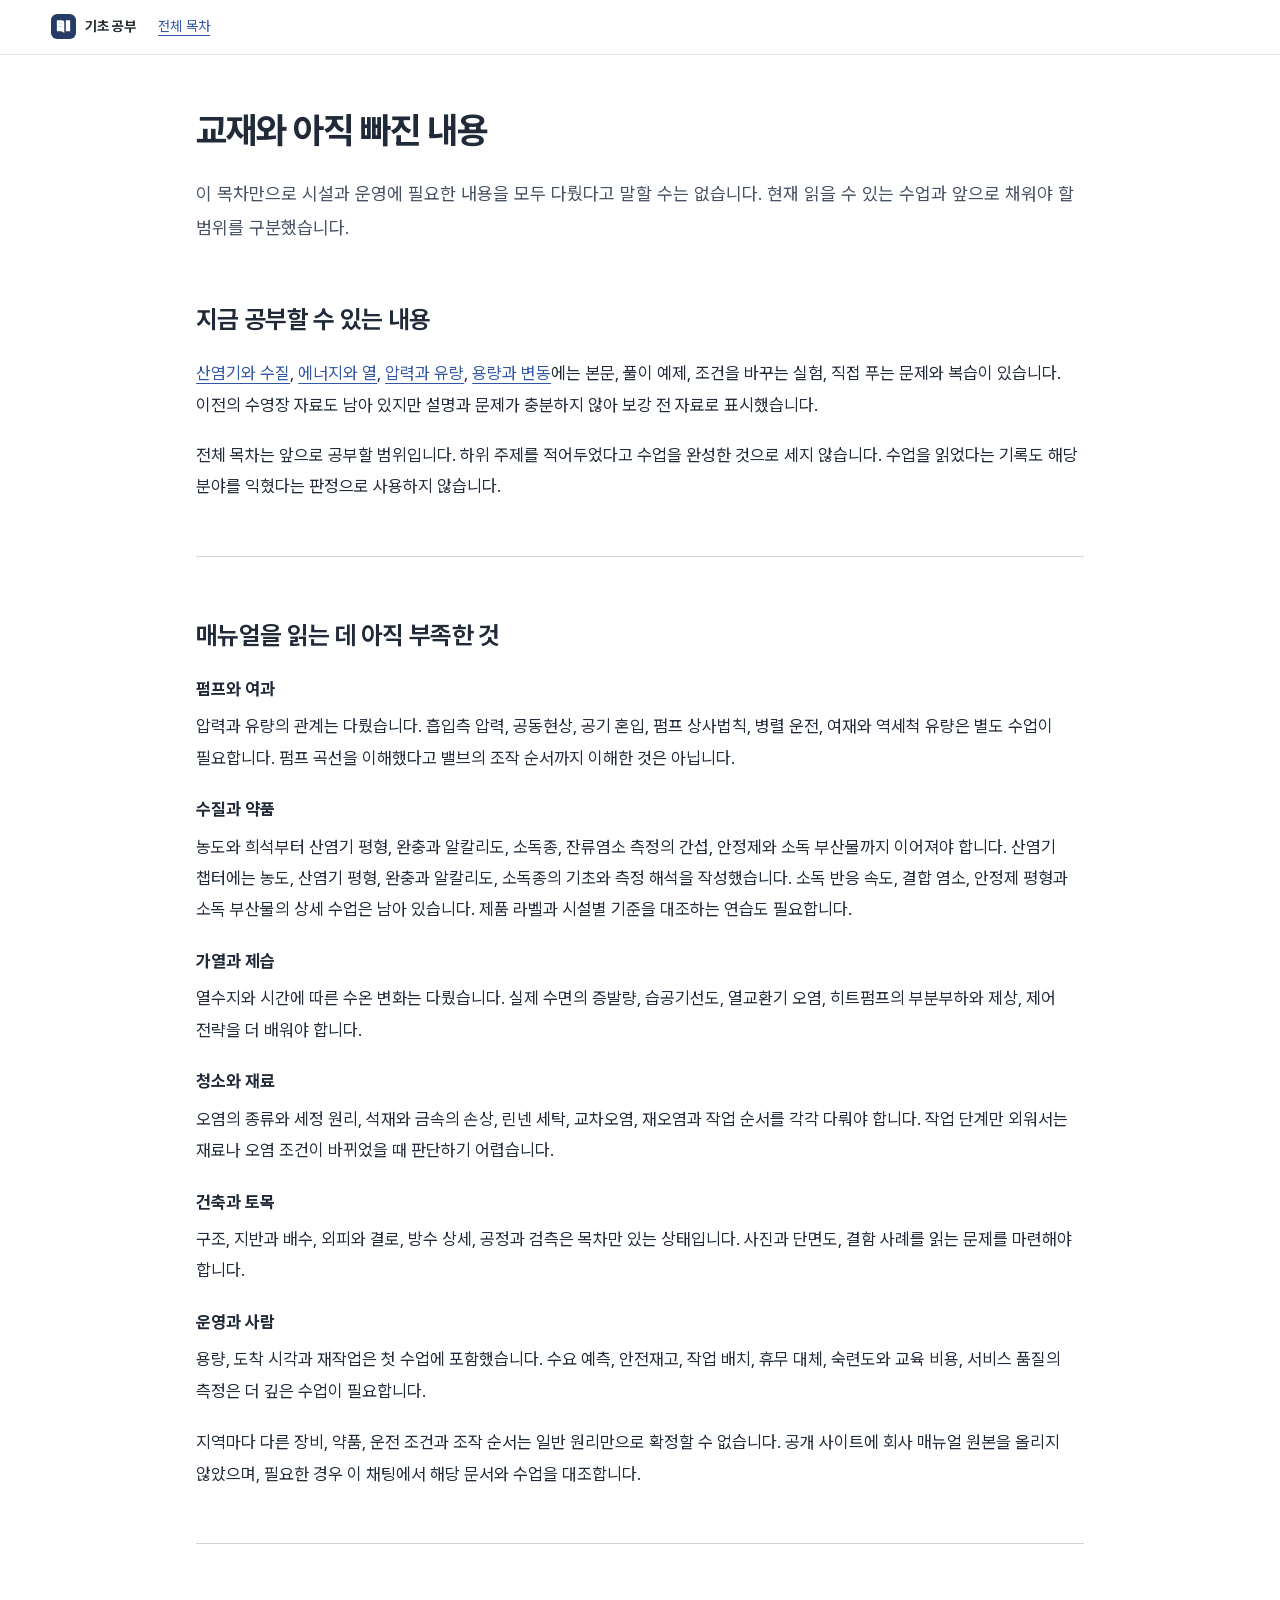
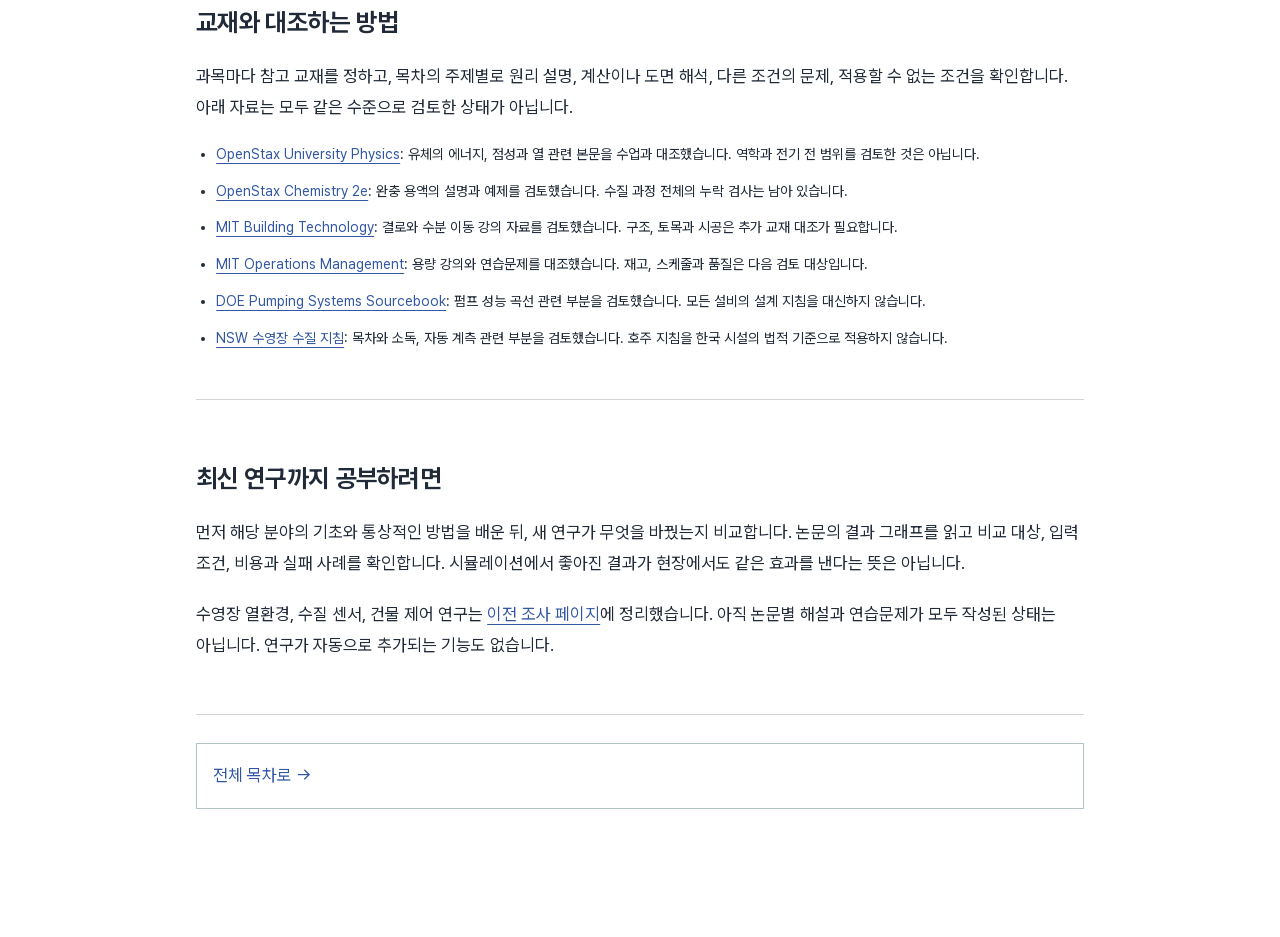
<file: coverage.html>
<!doctype html><html lang="ko"><head><meta charset="utf-8"><meta name="viewport" content="width=device-width,initial-scale=1"><title>교재와 아직 빠진 내용 | 기초 공부</title><link rel="icon" href="favicon.svg" type="image/svg+xml"><link rel="stylesheet" href="chapter.css"><link rel="stylesheet" href="reading.css?v=8"></head><body class="report"><header><a class="brand" href="./?page=home"><img src="favicon.svg" width="25" height="25" alt="">기초 공부</a><a href="./?page=home&area=catalog">전체 목차</a></header><main><h1>교재와 아직 빠진 내용</h1><p class="intro">이 목차만으로 시설과 운영에 필요한 내용을 모두 다뤘다고 말할 수는 없습니다. 현재 읽을 수 있는 수업과 앞으로 채워야 할 범위를 구분했습니다.</p><section><h2>지금 공부할 수 있는 내용</h2><p><a href="chemistry.html">산염기와 수질</a>, <a href="energy.html">에너지와 열</a>, <a href="pressure.html">압력과 유량</a>, <a href="operations.html">용량과 변동</a>에는 본문, 풀이 예제, 조건을 바꾸는 실험, 직접 푸는 문제와 복습이 있습니다. 이전의 수영장 자료도 남아 있지만 설명과 문제가 충분하지 않아 보강 전 자료로 표시했습니다.</p><p>전체 목차는 앞으로 공부할 범위입니다. 하위 주제를 적어두었다고 수업을 완성한 것으로 세지 않습니다. 수업을 읽었다는 기록도 해당 분야를 익혔다는 판정으로 사용하지 않습니다.</p></section>
<section><h2>매뉴얼을 읽는 데 아직 부족한 것</h2><div class="field"><strong>펌프와 여과</strong><p>압력과 유량의 관계는 다뤘습니다. 흡입측 압력, 공동현상, 공기 혼입, 펌프 상사법칙, 병렬 운전, 여재와 역세척 유량은 별도 수업이 필요합니다. 펌프 곡선을 이해했다고 밸브의 조작 순서까지 이해한 것은 아닙니다.</p></div><div class="field"><strong>수질과 약품</strong><p>농도와 희석부터 산염기 평형, 완충과 알칼리도, 소독종, 잔류염소 측정의 간섭, 안정제와 소독 부산물까지 이어져야 합니다. 산염기 챕터에는 농도, 산염기 평형, 완충과 알칼리도, 소독종의 기초와 측정 해석을 작성했습니다. 소독 반응 속도, 결합 염소, 안정제 평형과 소독 부산물의 상세 수업은 남아 있습니다. 제품 라벨과 시설별 기준을 대조하는 연습도 필요합니다.</p></div><div class="field"><strong>가열과 제습</strong><p>열수지와 시간에 따른 수온 변화는 다뤘습니다. 실제 수면의 증발량, 습공기선도, 열교환기 오염, 히트펌프의 부분부하와 제상, 제어 전략을 더 배워야 합니다.</p></div><div class="field"><strong>청소와 재료</strong><p>오염의 종류와 세정 원리, 석재와 금속의 손상, 린넨 세탁, 교차오염, 재오염과 작업 순서를 각각 다뤄야 합니다. 작업 단계만 외워서는 재료나 오염 조건이 바뀌었을 때 판단하기 어렵습니다.</p></div><div class="field"><strong>건축과 토목</strong><p>구조, 지반과 배수, 외피와 결로, 방수 상세, 공정과 검측은 목차만 있는 상태입니다. 사진과 단면도, 결함 사례를 읽는 문제를 마련해야 합니다.</p></div><div class="field"><strong>운영과 사람</strong><p>용량, 도착 시각과 재작업은 첫 수업에 포함했습니다. 수요 예측, 안전재고, 작업 배치, 휴무 대체, 숙련도와 교육 비용, 서비스 품질의 측정은 더 깊은 수업이 필요합니다.</p></div><p>지역마다 다른 장비, 약품, 운전 조건과 조작 순서는 일반 원리만으로 확정할 수 없습니다. 공개 사이트에 회사 매뉴얼 원본을 올리지 않았으며, 필요한 경우 이 채팅에서 해당 문서와 수업을 대조합니다.</p></section>
<section><h2>교재와 대조하는 방법</h2><p>과목마다 참고 교재를 정하고, 목차의 주제별로 원리 설명, 계산이나 도면 해석, 다른 조건의 문제, 적용할 수 없는 조건을 확인합니다. 아래 자료는 모두 같은 수준으로 검토한 상태가 아닙니다.</p><ul class="ref-list"><li><a href="https://openstax.org/details/books/university-physics-volume-1">OpenStax University Physics</a>: 유체의 에너지, 점성과 열 관련 본문을 수업과 대조했습니다. 역학과 전기 전 범위를 검토한 것은 아닙니다.</li><li><a href="https://openstax.org/details/books/chemistry-2e">OpenStax Chemistry 2e</a>: 완충 용액의 설명과 예제를 검토했습니다. 수질 과정 전체의 누락 검사는 남아 있습니다.</li><li><a href="https://ocw.mit.edu/courses/4-401-introduction-to-building-technology-spring-2006/">MIT Building Technology</a>: 결로와 수분 이동 강의 자료를 검토했습니다. 구조, 토목과 시공은 추가 교재 대조가 필요합니다.</li><li><a href="https://ocw.mit.edu/courses/15-760b-introduction-to-operations-management-spring-2004/">MIT Operations Management</a>: 용량 강의와 연습문제를 대조했습니다. 재고, 스케줄과 품질은 다음 검토 대상입니다.</li><li><a href="https://www.energy.gov/sites/default/files/2014/05/f16/pump.pdf">DOE Pumping Systems Sourcebook</a>: 펌프 성능 곡선 관련 부분을 검토했습니다. 모든 설비의 설계 지침을 대신하지 않습니다.</li><li><a href="https://www.health.nsw.gov.au/environment/water/Pages/managing-pool-water-quality.aspx">NSW 수영장 수질 지침</a>: 목차와 소독, 자동 계측 관련 부분을 검토했습니다. 호주 지침을 한국 시설의 법적 기준으로 적용하지 않습니다.</li></ul></section>
<section><h2>최신 연구까지 공부하려면</h2><p>먼저 해당 분야의 기초와 통상적인 방법을 배운 뒤, 새 연구가 무엇을 바꿨는지 비교합니다. 논문의 결과 그래프를 읽고 비교 대상, 입력 조건, 비용과 실패 사례를 확인합니다. 시뮬레이션에서 좋아진 결과가 현장에서도 같은 효과를 낸다는 뜻은 아닙니다.</p><p>수영장 열환경, 수질 센서, 건물 제어 연구는 <a href="rethink.html#research">이전 조사 페이지</a>에 정리했습니다. 아직 논문별 해설과 연습문제가 모두 작성된 상태는 아닙니다. 연구가 자동으로 추가되는 기능도 없습니다.</p></section><a class="endlink" href="./?page=home&area=catalog">전체 목차로 →</a></main></body></html>
</file>
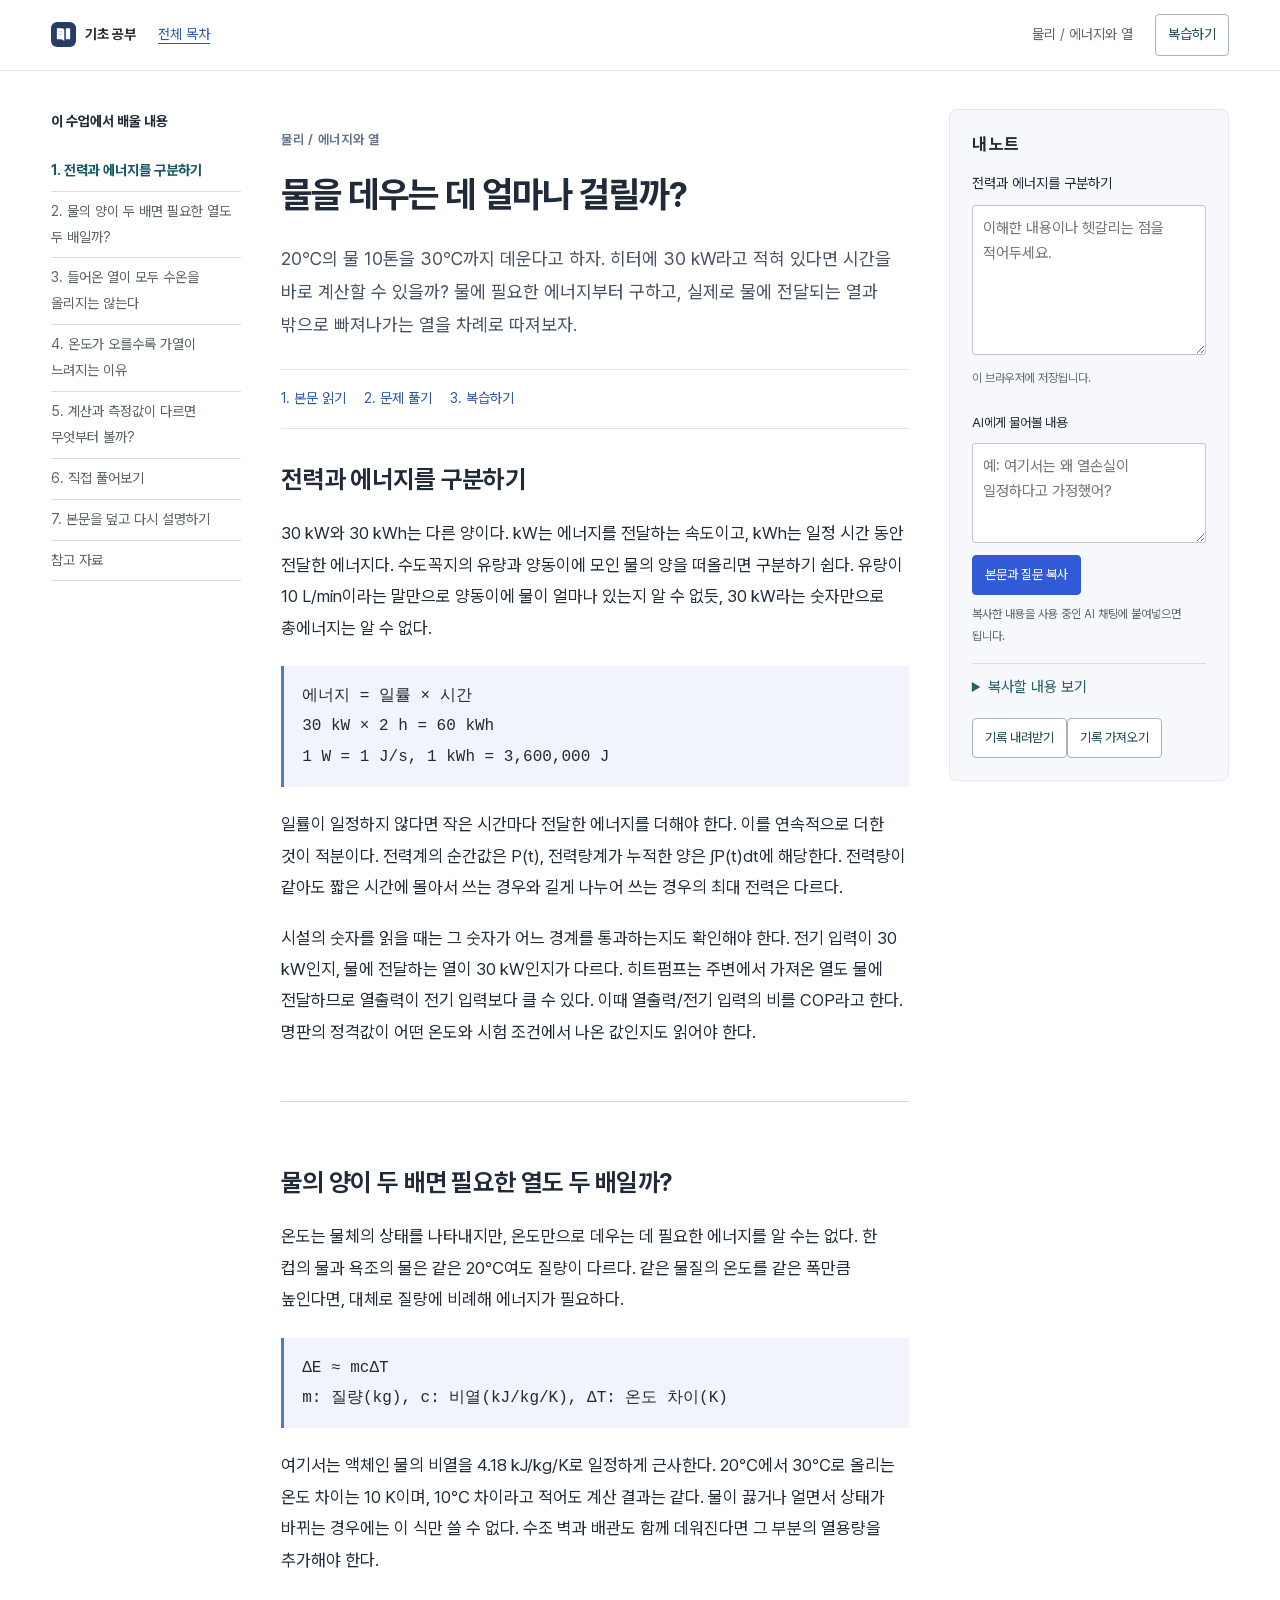
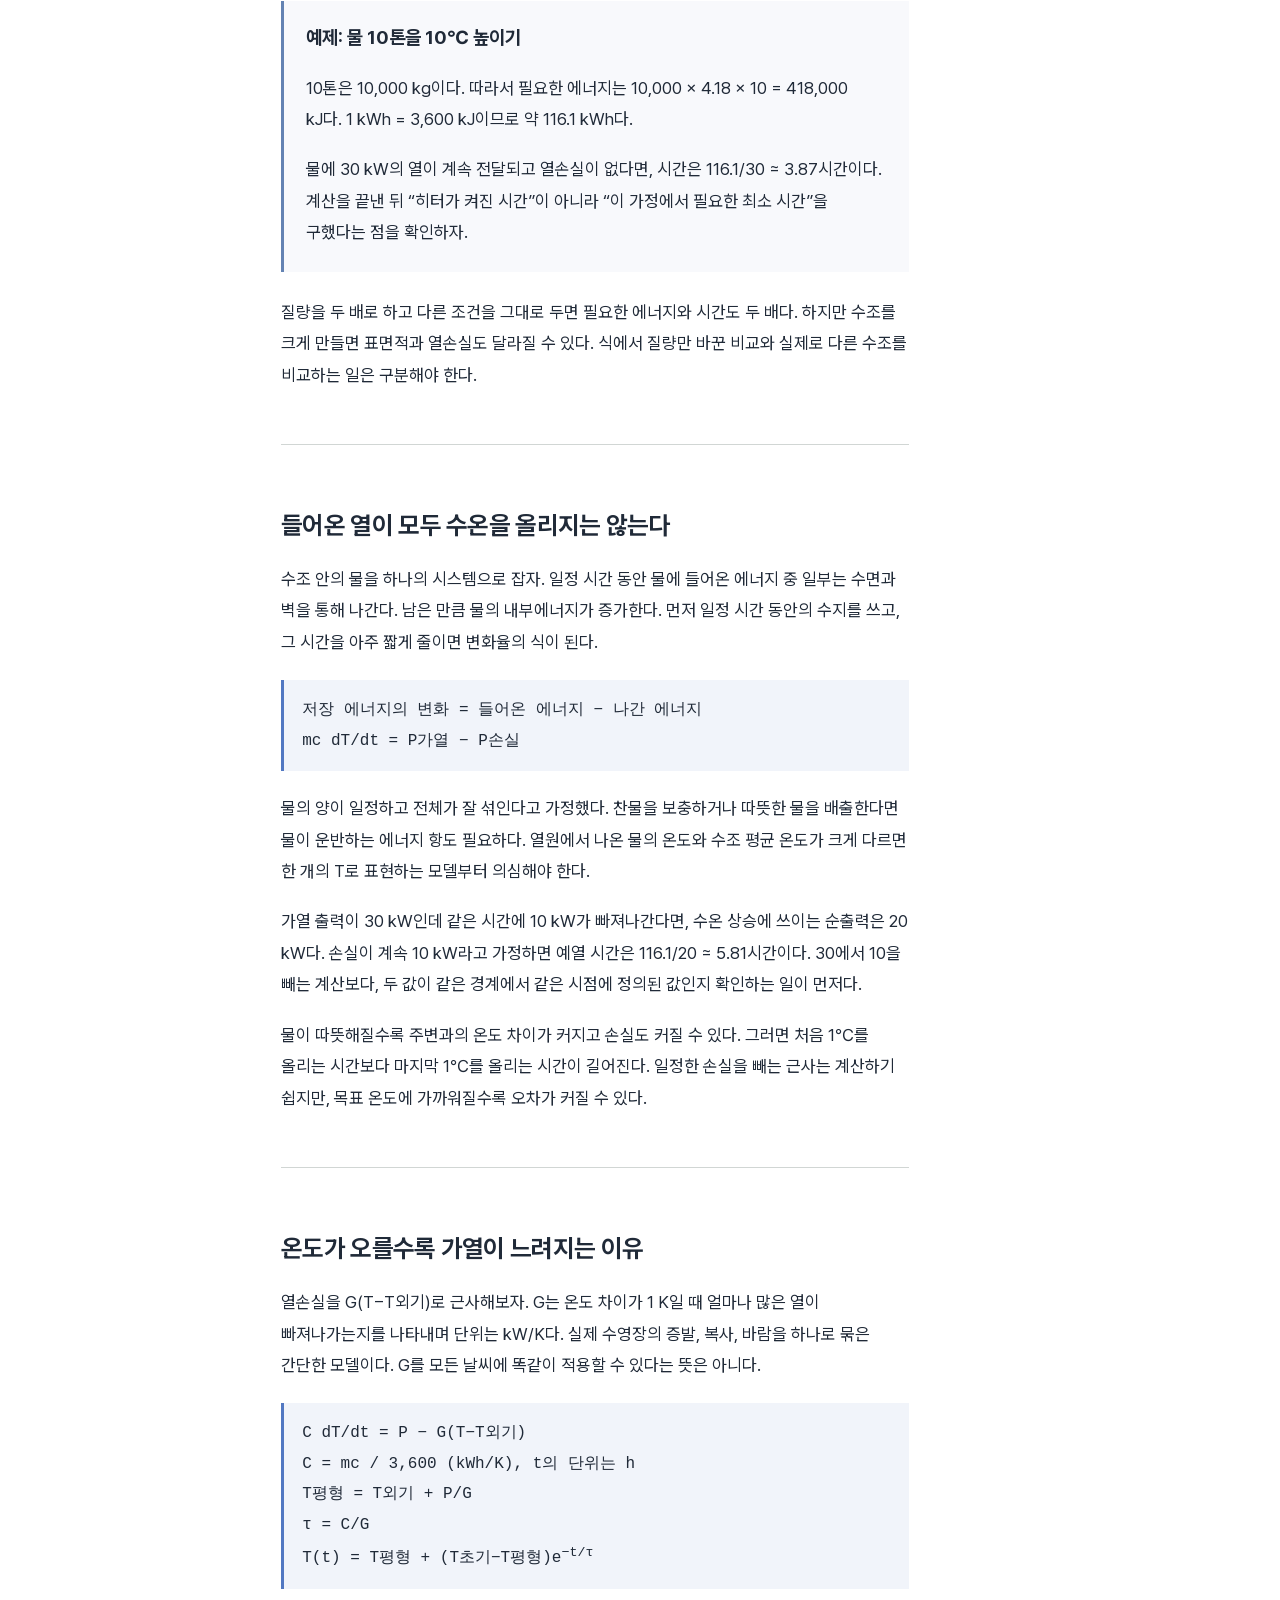
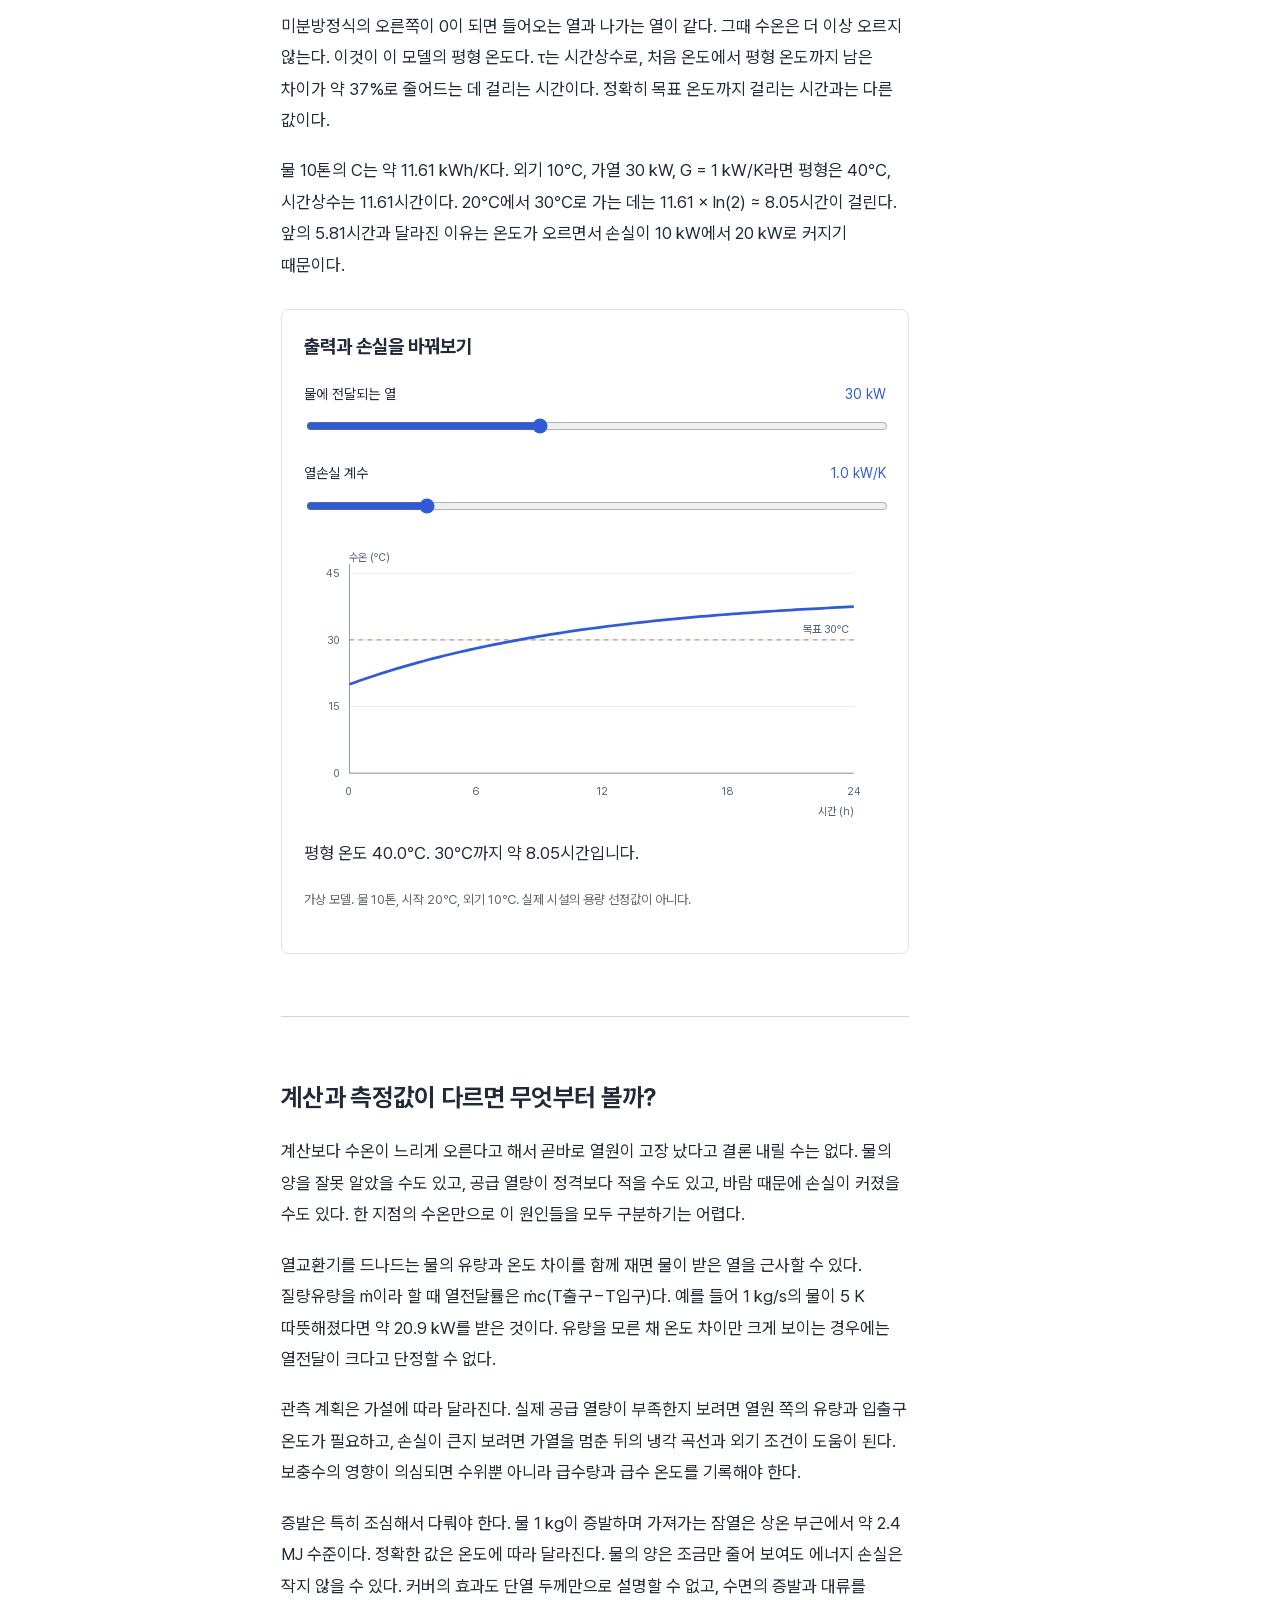
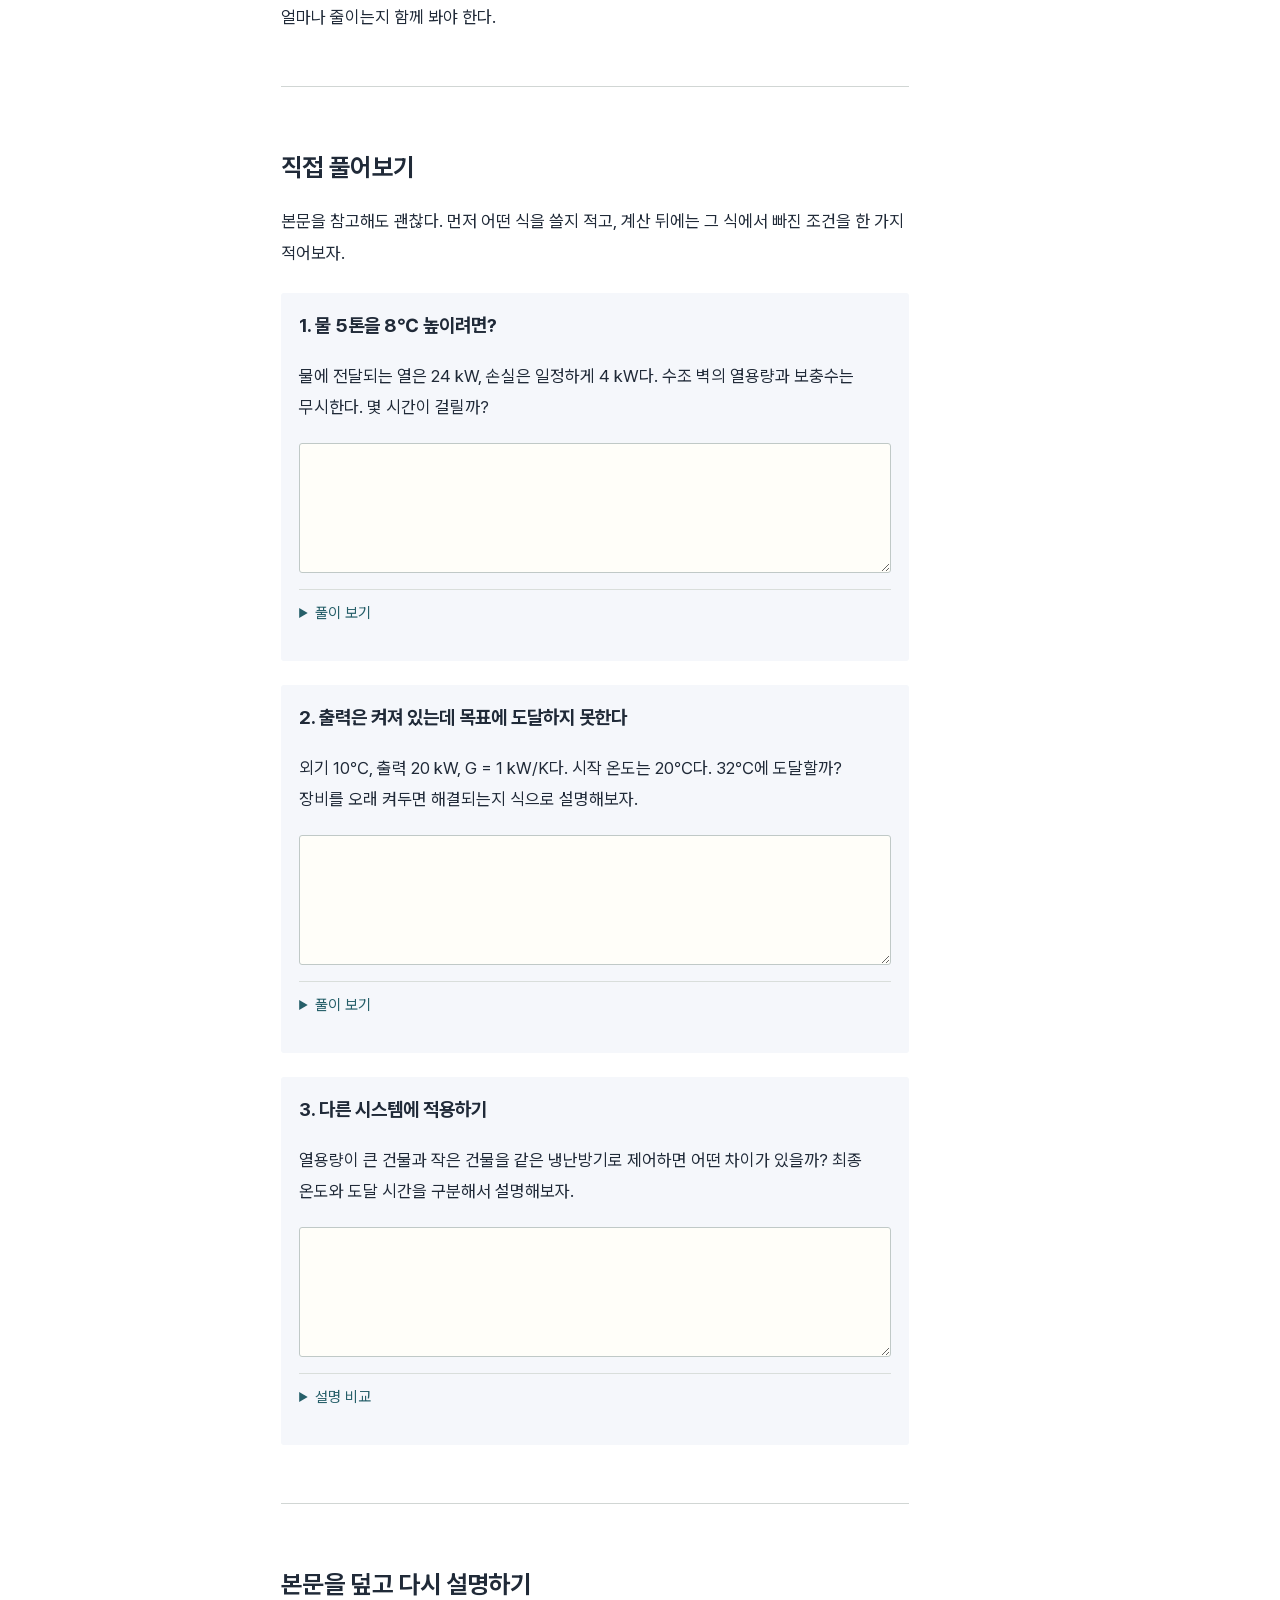
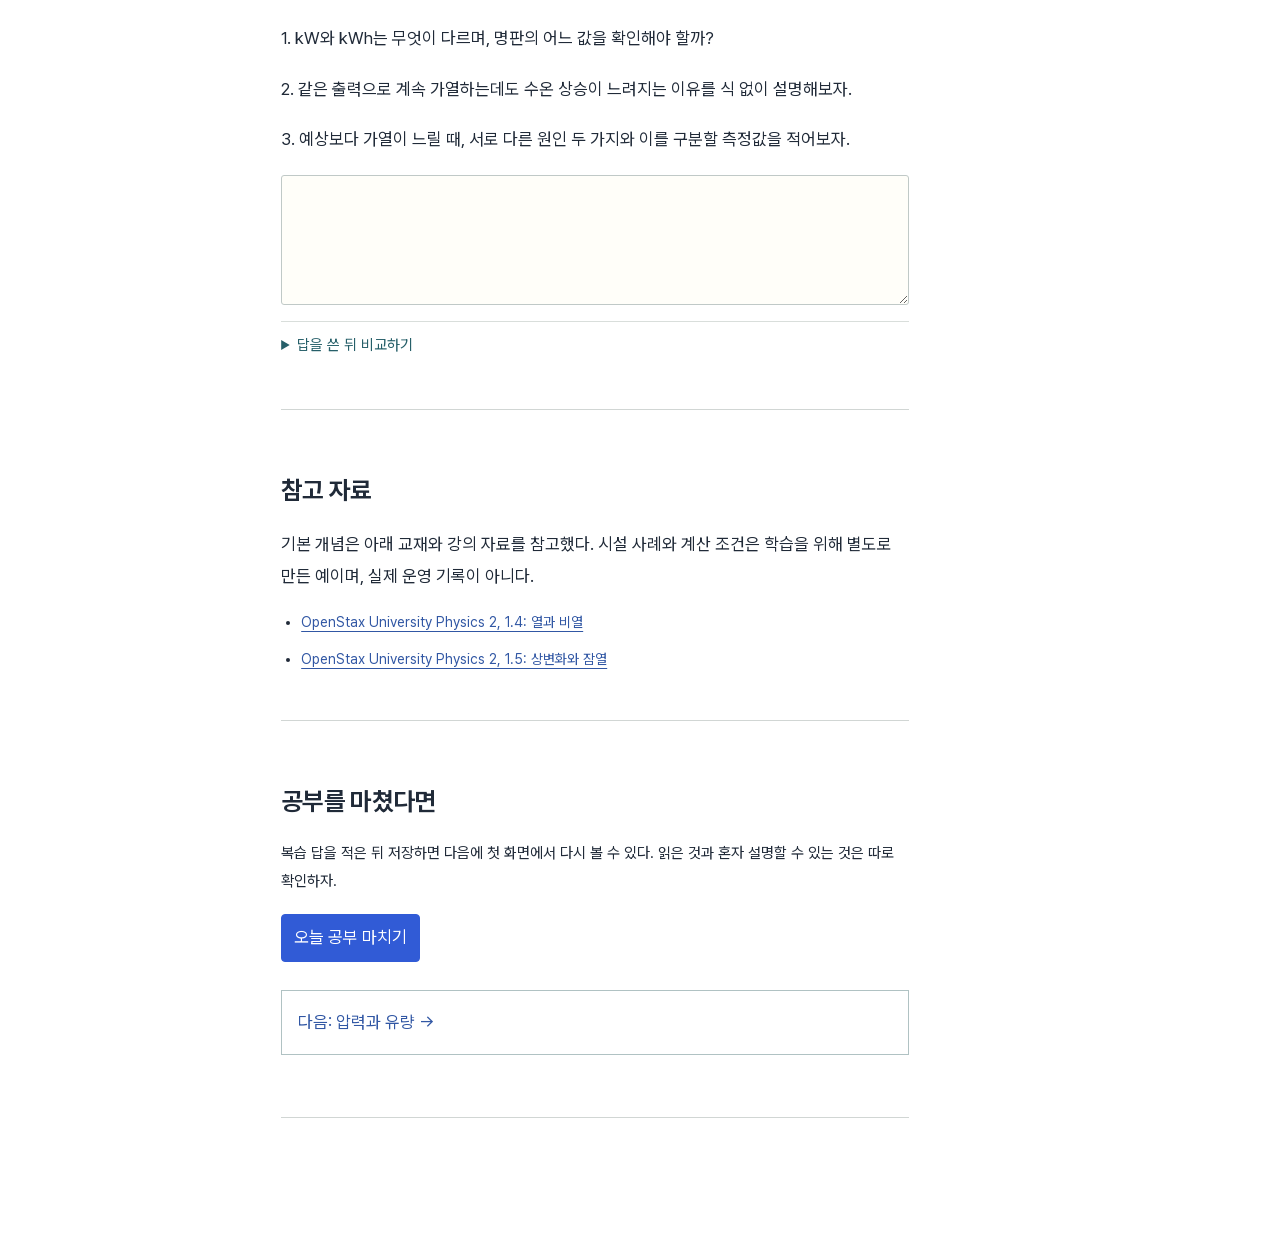
<file: energy.html>
<!doctype html><html lang="ko"><head><meta charset="utf-8"><meta name="viewport" content="width=device-width,initial-scale=1"><title>물을 데우는 데 얼마나 걸릴까? | 기초 공부</title><link rel="icon" href="favicon.svg" type="image/svg+xml"><link rel="stylesheet" href="chapter.css"><link rel="stylesheet" href="reading.css?v=8"><script src="study-progress.js?v=8" defer></script><script src="learning.js?v=8" defer></script></head><body data-lesson="energy"><a class="skip" href="#lesson-content">본문으로</a><header><a class="brand" href="./?page=home"><img src="favicon.svg" width="25" height="25" alt="">기초 공부</a><a href="./?page=home&area=catalog">전체 목차</a><span class="edition">물리 / 에너지와 열</span><button id="note-toggle" aria-expanded="false" aria-controls="notes-panel">노트</button><button id="review-toggle">복습하기</button></header><main><nav class="toc" aria-label="수업 목차"><strong>이 수업에서 배울 내용</strong><a href="#units">1. 전력과 에너지를 구분하기</a><a href="#capacity">2. 물의 양이 두 배면 필요한 열도 두 배일까?</a><a href="#balance">3. 들어온 열이 모두 수온을 올리지는 않는다</a><a href="#model">4. 온도가 오를수록 가열이 느려지는 이유</a><a href="#limits">5. 계산과 측정값이 다르면 무엇부터 볼까?</a><a href="#practice">6. 직접 풀어보기</a><a href="#recall">7. 본문을 덮고 다시 설명하기</a><a href="#references">참고 자료</a></nav><article id="lesson-content"><div class="learn"><p class="kicker">물리 / 에너지와 열</p><h1>물을 데우는 데 얼마나 걸릴까?</h1><p class="intro">20℃의 물 10톤을 30℃까지 데운다고 하자. 히터에 30 kW라고 적혀 있다면 시간을 바로 계산할 수 있을까? 물에 필요한 에너지부터 구하고, 실제로 물에 전달되는 열과 밖으로 빠져나가는 열을 차례로 따져보자.</p><div class="lesson-steps"><a href="#units">1. 본문 읽기</a><a href="#practice">2. 문제 풀기</a><a href="#recall">3. 복습하기</a></div></div><section id="units" class="learn"><h2>전력과 에너지를 구분하기</h2><p>30 kW와 30 kWh는 다른 양이다. kW는 에너지를 전달하는 속도이고, kWh는 일정 시간 동안 전달한 에너지다. 수도꼭지의 유량과 양동이에 모인 물의 양을 떠올리면 구분하기 쉽다. 유량이 10 L/min이라는 말만으로 양동이에 물이 얼마나 있는지 알 수 없듯, 30 kW라는 숫자만으로 총에너지는 알 수 없다.</p><div class="math">에너지 = 일률 × 시간<br>30 kW × 2 h = 60 kWh<br>1 W = 1 J/s, 1 kWh = 3,600,000 J</div><p>일률이 일정하지 않다면 작은 시간마다 전달한 에너지를 더해야 한다. 이를 연속적으로 더한 것이 적분이다. 전력계의 순간값은 P(t), 전력량계가 누적한 양은 ∫P(t)dt에 해당한다. 전력량이 같아도 짧은 시간에 몰아서 쓰는 경우와 길게 나누어 쓰는 경우의 최대 전력은 다르다.</p><p>시설의 숫자를 읽을 때는 그 숫자가 어느 경계를 통과하는지도 확인해야 한다. 전기 입력이 30 kW인지, 물에 전달하는 열이 30 kW인지가 다르다. 히트펌프는 주변에서 가져온 열도 물에 전달하므로 열출력이 전기 입력보다 클 수 있다. 이때 열출력/전기 입력의 비를 COP라고 한다. 명판의 정격값이 어떤 온도와 시험 조건에서 나온 값인지도 읽어야 한다.</p></section><section id="capacity" class="learn"><h2>물의 양이 두 배면 필요한 열도 두 배일까?</h2><p>온도는 물체의 상태를 나타내지만, 온도만으로 데우는 데 필요한 에너지를 알 수는 없다. 한 컵의 물과 욕조의 물은 같은 20℃여도 질량이 다르다. 같은 물질의 온도를 같은 폭만큼 높인다면, 대체로 질량에 비례해 에너지가 필요하다.</p><div class="math">ΔE ≈ mcΔT<br>m: 질량(kg), c: 비열(kJ/kg/K), ΔT: 온도 차이(K)</div><p>여기서는 액체인 물의 비열을 4.18 kJ/kg/K로 일정하게 근사한다. 20℃에서 30℃로 올리는 온도 차이는 10 K이며, 10℃ 차이라고 적어도 계산 결과는 같다. 물이 끓거나 얼면서 상태가 바뀌는 경우에는 이 식만 쓸 수 없다. 수조 벽과 배관도 함께 데워진다면 그 부분의 열용량을 추가해야 한다.</p><div class="worked-example"><h3>예제: 물 10톤을 10℃ 높이기</h3><p>10톤은 10,000 kg이다. 따라서 필요한 에너지는 10,000 × 4.18 × 10 = 418,000 kJ다. 1 kWh = 3,600 kJ이므로 약 116.1 kWh다.</p><p>물에 30 kW의 열이 계속 전달되고 열손실이 없다면, 시간은 116.1/30 ≈ 3.87시간이다. 계산을 끝낸 뒤 “히터가 켜진 시간”이 아니라 “이 가정에서 필요한 최소 시간”을 구했다는 점을 확인하자.</p></div><p>질량을 두 배로 하고 다른 조건을 그대로 두면 필요한 에너지와 시간도 두 배다. 하지만 수조를 크게 만들면 표면적과 열손실도 달라질 수 있다. 식에서 질량만 바꾼 비교와 실제로 다른 수조를 비교하는 일은 구분해야 한다.</p></section><section id="balance" class="learn"><h2>들어온 열이 모두 수온을 올리지는 않는다</h2><p>수조 안의 물을 하나의 시스템으로 잡자. 일정 시간 동안 물에 들어온 에너지 중 일부는 수면과 벽을 통해 나간다. 남은 만큼 물의 내부에너지가 증가한다. 먼저 일정 시간 동안의 수지를 쓰고, 그 시간을 아주 짧게 줄이면 변화율의 식이 된다.</p><div class="math">저장 에너지의 변화 = 들어온 에너지 − 나간 에너지<br>mc dT/dt = P가열 − P손실</div><p>물의 양이 일정하고 전체가 잘 섞인다고 가정했다. 찬물을 보충하거나 따뜻한 물을 배출한다면 물이 운반하는 에너지 항도 필요하다. 열원에서 나온 물의 온도와 수조 평균 온도가 크게 다르면 한 개의 T로 표현하는 모델부터 의심해야 한다.</p><p>가열 출력이 30 kW인데 같은 시간에 10 kW가 빠져나간다면, 수온 상승에 쓰이는 순출력은 20 kW다. 손실이 계속 10 kW라고 가정하면 예열 시간은 116.1/20 ≈ 5.81시간이다. 30에서 10을 빼는 계산보다, 두 값이 같은 경계에서 같은 시점에 정의된 값인지 확인하는 일이 먼저다.</p><p>물이 따뜻해질수록 주변과의 온도 차이가 커지고 손실도 커질 수 있다. 그러면 처음 1℃를 올리는 시간보다 마지막 1℃를 올리는 시간이 길어진다. 일정한 손실을 빼는 근사는 계산하기 쉽지만, 목표 온도에 가까워질수록 오차가 커질 수 있다.</p></section><section id="model" class="learn"><h2>온도가 오를수록 가열이 느려지는 이유</h2><p>열손실을 G(T−T외기)로 근사해보자. G는 온도 차이가 1 K일 때 얼마나 많은 열이 빠져나가는지를 나타내며 단위는 kW/K다. 실제 수영장의 증발, 복사, 바람을 하나로 묶은 간단한 모델이다. G를 모든 날씨에 똑같이 적용할 수 있다는 뜻은 아니다.</p><div class="math">C dT/dt = P − G(T−T외기)<br>C = mc / 3,600 (kWh/K), t의 단위는 h<br>T평형 = T외기 + P/G<br>τ = C/G<br>T(t) = T평형 + (T초기−T평형)e<sup>−t/τ</sup></div><p>미분방정식의 오른쪽이 0이 되면 들어오는 열과 나가는 열이 같다. 그때 수온은 더 이상 오르지 않는다. 이것이 이 모델의 평형 온도다. τ는 시간상수로, 처음 온도에서 평형 온도까지 남은 차이가 약 37%로 줄어드는 데 걸리는 시간이다. 정확히 목표 온도까지 걸리는 시간과는 다른 값이다.</p><p>물 10톤의 C는 약 11.61 kWh/K다. 외기 10℃, 가열 30 kW, G = 1 kW/K라면 평형은 40℃, 시간상수는 11.61시간이다. 20℃에서 30℃로 가는 데는 11.61 × ln(2) ≈ 8.05시간이 걸린다. 앞의 5.81시간과 달라진 이유는 온도가 오르면서 손실이 10 kW에서 20 kW로 커지기 때문이다.</p><div class="experiment"><h3>출력과 손실을 바꿔보기</h3><label for="heat-power">물에 전달되는 열 <output id="heat-power-label">30 kW</output></label><input id="heat-power" type="range" min="10" max="60" step="5" value="30"><label for="heat-loss">열손실 계수 <output id="heat-loss-label">1.0 kW/K</output></label><input id="heat-loss" type="range" min="0.5" max="3" step="0.5" value="1"><svg id="heat-chart" viewBox="0 0 640 300" role="img" aria-label="24시간 동안의 수온 변화"></svg><p id="heat-result" aria-live="polite"></p><p class="caption">가상 모델. 물 10톤, 시작 20℃, 외기 10℃. 실제 시설의 용량 선정값이 아니다.</p></div></section><section id="limits" class="learn"><h2>계산과 측정값이 다르면 무엇부터 볼까?</h2><p>계산보다 수온이 느리게 오른다고 해서 곧바로 열원이 고장 났다고 결론 내릴 수는 없다. 물의 양을 잘못 알았을 수도 있고, 공급 열량이 정격보다 적을 수도 있고, 바람 때문에 손실이 커졌을 수도 있다. 한 지점의 수온만으로 이 원인들을 모두 구분하기는 어렵다.</p><p>열교환기를 드나드는 물의 유량과 온도 차이를 함께 재면 물이 받은 열을 근사할 수 있다. 질량유량을 ṁ이라 할 때 열전달률은 ṁc(T출구−T입구)다. 예를 들어 1 kg/s의 물이 5 K 따뜻해졌다면 약 20.9 kW를 받은 것이다. 유량을 모른 채 온도 차이만 크게 보이는 경우에는 열전달이 크다고 단정할 수 없다.</p><p>관측 계획은 가설에 따라 달라진다. 실제 공급 열량이 부족한지 보려면 열원 쪽의 유량과 입출구 온도가 필요하고, 손실이 큰지 보려면 가열을 멈춘 뒤의 냉각 곡선과 외기 조건이 도움이 된다. 보충수의 영향이 의심되면 수위뿐 아니라 급수량과 급수 온도를 기록해야 한다.</p><p>증발은 특히 조심해서 다뤄야 한다. 물 1 kg이 증발하며 가져가는 잠열은 상온 부근에서 약 2.4 MJ 수준이다. 정확한 값은 온도에 따라 달라진다. 물의 양은 조금만 줄어 보여도 에너지 손실은 작지 않을 수 있다. 커버의 효과도 단열 두께만으로 설명할 수 없고, 수면의 증발과 대류를 얼마나 줄이는지 함께 봐야 한다.</p></section><section id="practice" class="learn"><h2>직접 풀어보기</h2><p>본문을 참고해도 괜찮다. 먼저 어떤 식을 쓸지 적고, 계산 뒤에는 그 식에서 빠진 조건을 한 가지 적어보자.</p><div class="exercise"><h3>1. 물 5톤을 8℃ 높이려면?</h3><p>물에 전달되는 열은 24 kW, 손실은 일정하게 4 kW다. 수조 벽의 열용량과 보충수는 무시한다. 몇 시간이 걸릴까?</p><textarea id="answer-heat" data-save aria-label="예열 시간 계산"></textarea><details><summary>풀이 보기</summary><p>필요한 에너지는 5,000 × 4.18 × 8 / 3,600 = 46.44 kWh다. 순출력은 20 kW이므로 약 2.32시간이다. 24 kW로 나누었다면 열손실을 빠뜨린 것이다. 실제로 손실이 온도에 따라 달라지면 일정 손실 가정부터 다시 검토한다.</p></details></div><div class="exercise"><h3>2. 출력은 켜져 있는데 목표에 도달하지 못한다</h3><p>외기 10℃, 출력 20 kW, G = 1 kW/K다. 시작 온도는 20℃다. 32℃에 도달할까? 장비를 오래 켜두면 해결되는지 식으로 설명해보자.</p><textarea id="answer-equilibrium" data-save aria-label="평형 온도 설명"></textarea><details><summary>풀이 보기</summary><p>평형은 30℃다. 이 모델과 운전 조건이 유지되면 32℃에 도달하지 못한다. 30℃도 유한한 시간에 정확히 도달하는 값이 아니라 점점 가까워지는 값이다. 출력 증가 또는 손실 감소가 필요하지만 실제 대안의 선택에는 장비 조건과 비용, 가능한 운전 범위를 확인해야 한다.</p></details></div><div class="exercise"><h3>3. 다른 시스템에 적용하기</h3><p>열용량이 큰 건물과 작은 건물을 같은 냉난방기로 제어하면 어떤 차이가 있을까? 최종 온도와 도달 시간을 구분해서 설명해보자.</p><textarea id="answer-building" data-save aria-label="건물에 적용한 설명"></textarea><details><summary>설명 비교</summary><p>같은 P와 G라면 C는 평형 온도에는 들어가지 않지만 시간상수에는 들어간다. 열용량이 큰 건물은 천천히 변한다. 실제 건물에서는 방마다 온도가 다르고 일사와 내부 발열도 있어 단일 온도 모델이 충분하지 않을 수 있다.</p></details></div></section><section id="recall" class=""><h2>본문을 덮고 다시 설명하기</h2><p>1. kW와 kWh는 무엇이 다르며, 명판의 어느 값을 확인해야 할까?</p><p>2. 같은 출력으로 계속 가열하는데도 수온 상승이 느려지는 이유를 식 없이 설명해보자.</p><p>3. 예상보다 가열이 느릴 때, 서로 다른 원인 두 가지와 이를 구분할 측정값을 적어보자.</p><textarea id="recall-answer" data-save aria-label="열 수업 복습 답"></textarea><details><summary>답을 쓴 뒤 비교하기</summary><p>일률은 에너지가 전달되는 속도, 에너지는 그 누적량이다. 온도 차이가 커져 손실이 증가하면 순출력이 작아진다. 공급 열량 부족과 손실 증가는 같은 증상을 만들 수 있으므로, 물 쪽 유량과 입출구 온도, 냉각 곡선과 외기 조건 등 가설을 나누는 자료를 선택한다.</p></details></section><section id="references" class="learn"><h2>참고 자료</h2><p>기본 개념은 아래 교재와 강의 자료를 참고했다. 시설 사례와 계산 조건은 학습을 위해 별도로 만든 예이며, 실제 운영 기록이 아니다.</p><ul class="ref-list"><li><a href="https://openstax.org/books/university-physics-volume-2/pages/1-4-heat-transfer-specific-heat-and-calorimetry" target="_blank" rel="noopener">OpenStax University Physics 2, 1.4: 열과 비열</a></li><li><a href="https://openstax.org/books/university-physics-volume-2/pages/1-5-phase-changes" target="_blank" rel="noopener">OpenStax University Physics 2, 1.5: 상변화와 잠열</a></li></ul></section><section class="finish-study"><h2>공부를 마쳤다면</h2><p>복습 답을 적은 뒤 저장하면 다음에 첫 화면에서 다시 볼 수 있다. 읽은 것과 혼자 설명할 수 있는 것은 따로 확인하자.</p><button id="finish-lesson">오늘 공부 마치기</button><p id="finish-status" role="status"></p><a class="endlink" href="pressure.html">다음: 압력과 유량 →</a></section></article><aside class="notes" id="notes-panel"><h2>내 노트</h2><p id="note-context">전력과 에너지를 구분하기</p><textarea id="note" aria-label="현재 절의 노트" placeholder="이해한 내용이나 헷갈리는 점을 적어두세요."></textarea><p id="save-status" class="status">이 브라우저에 저장됩니다.</p><label for="question">AI에게 물어볼 내용</label><textarea id="question" placeholder="예: 여기서는 왜 열손실이 일정하다고 가정했어?"></textarea><button id="copy-question">본문과 질문 복사</button><p class="caption">복사한 내용을 사용 중인 AI 채팅에 붙여넣으면 됩니다.</p><p id="action-status" role="status"></p><details><summary>복사할 내용 보기</summary><textarea id="copy-preview" readonly aria-label="복사할 질문"></textarea></details><button id="export-notes">기록 내려받기</button><button id="import-notes">기록 가져오기</button><input type="file" accept="application/json" id="import-file" hidden></aside></main></body></html>
</file>
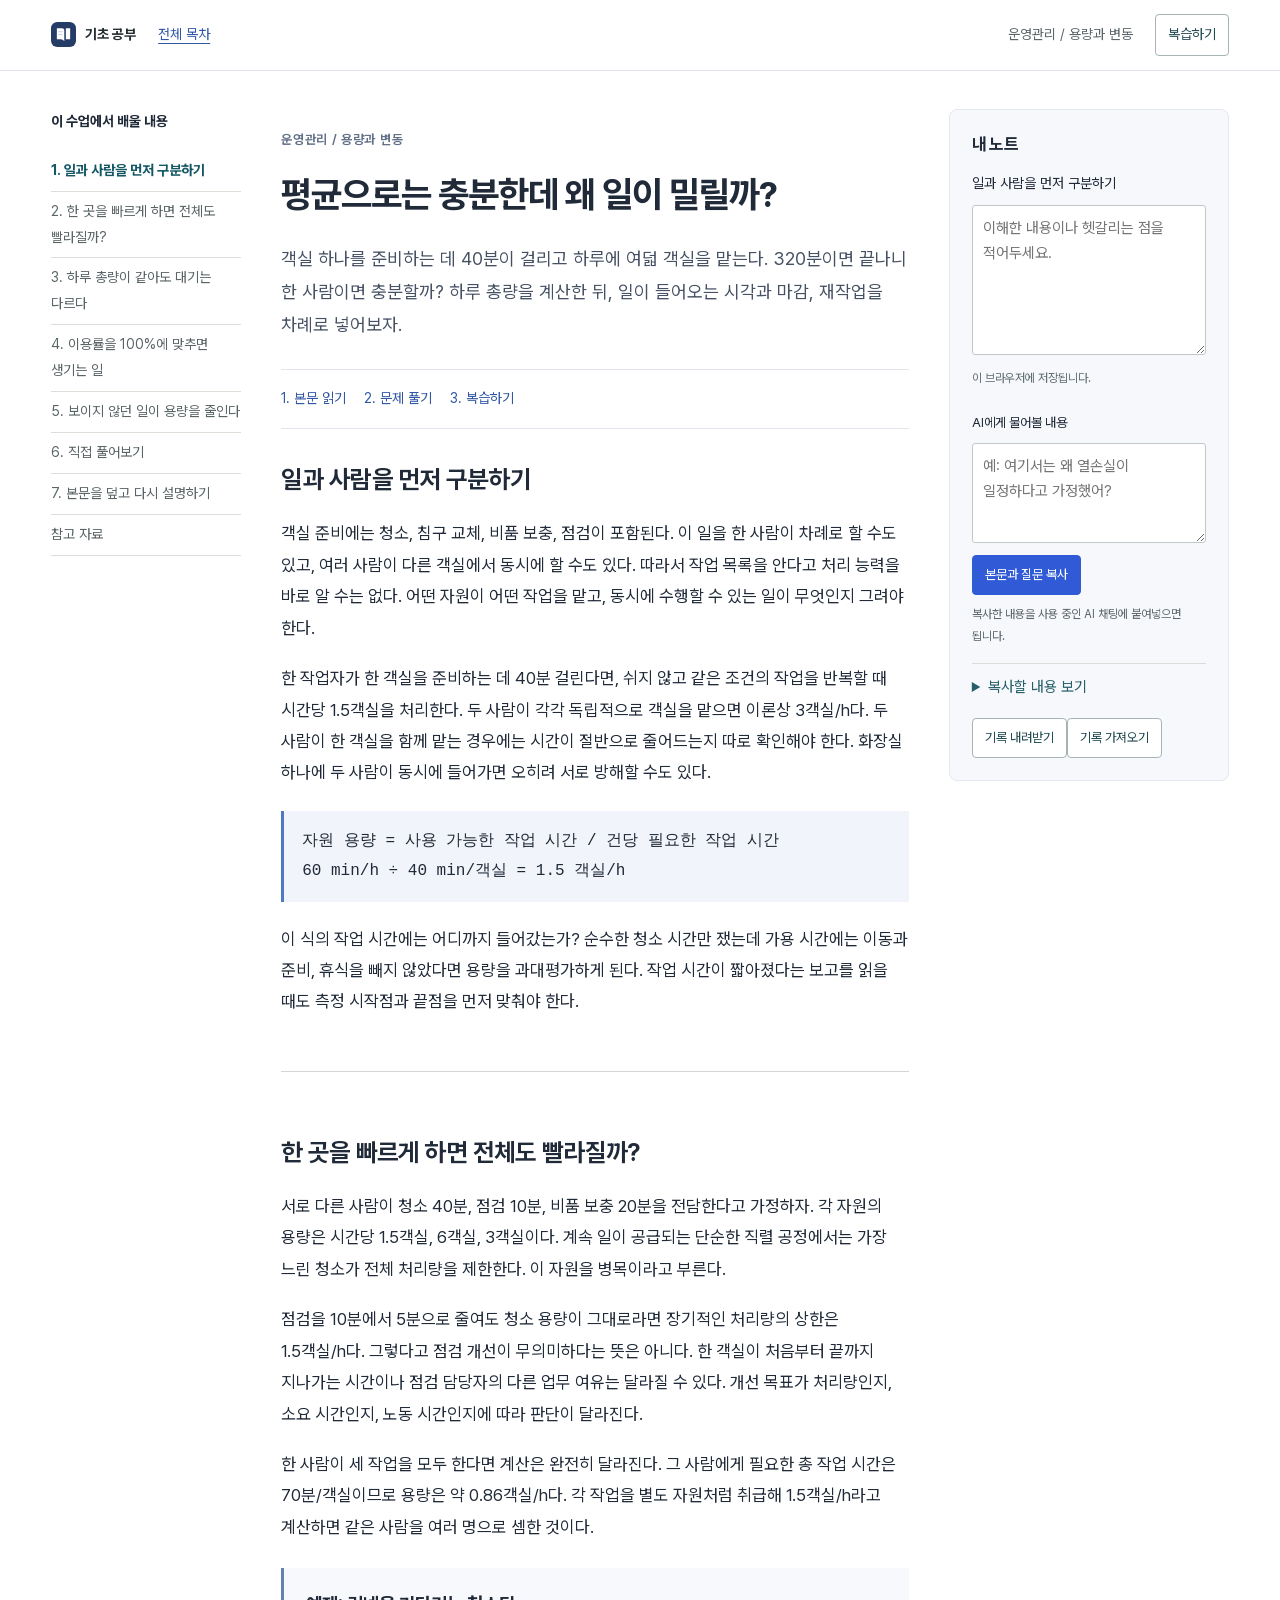
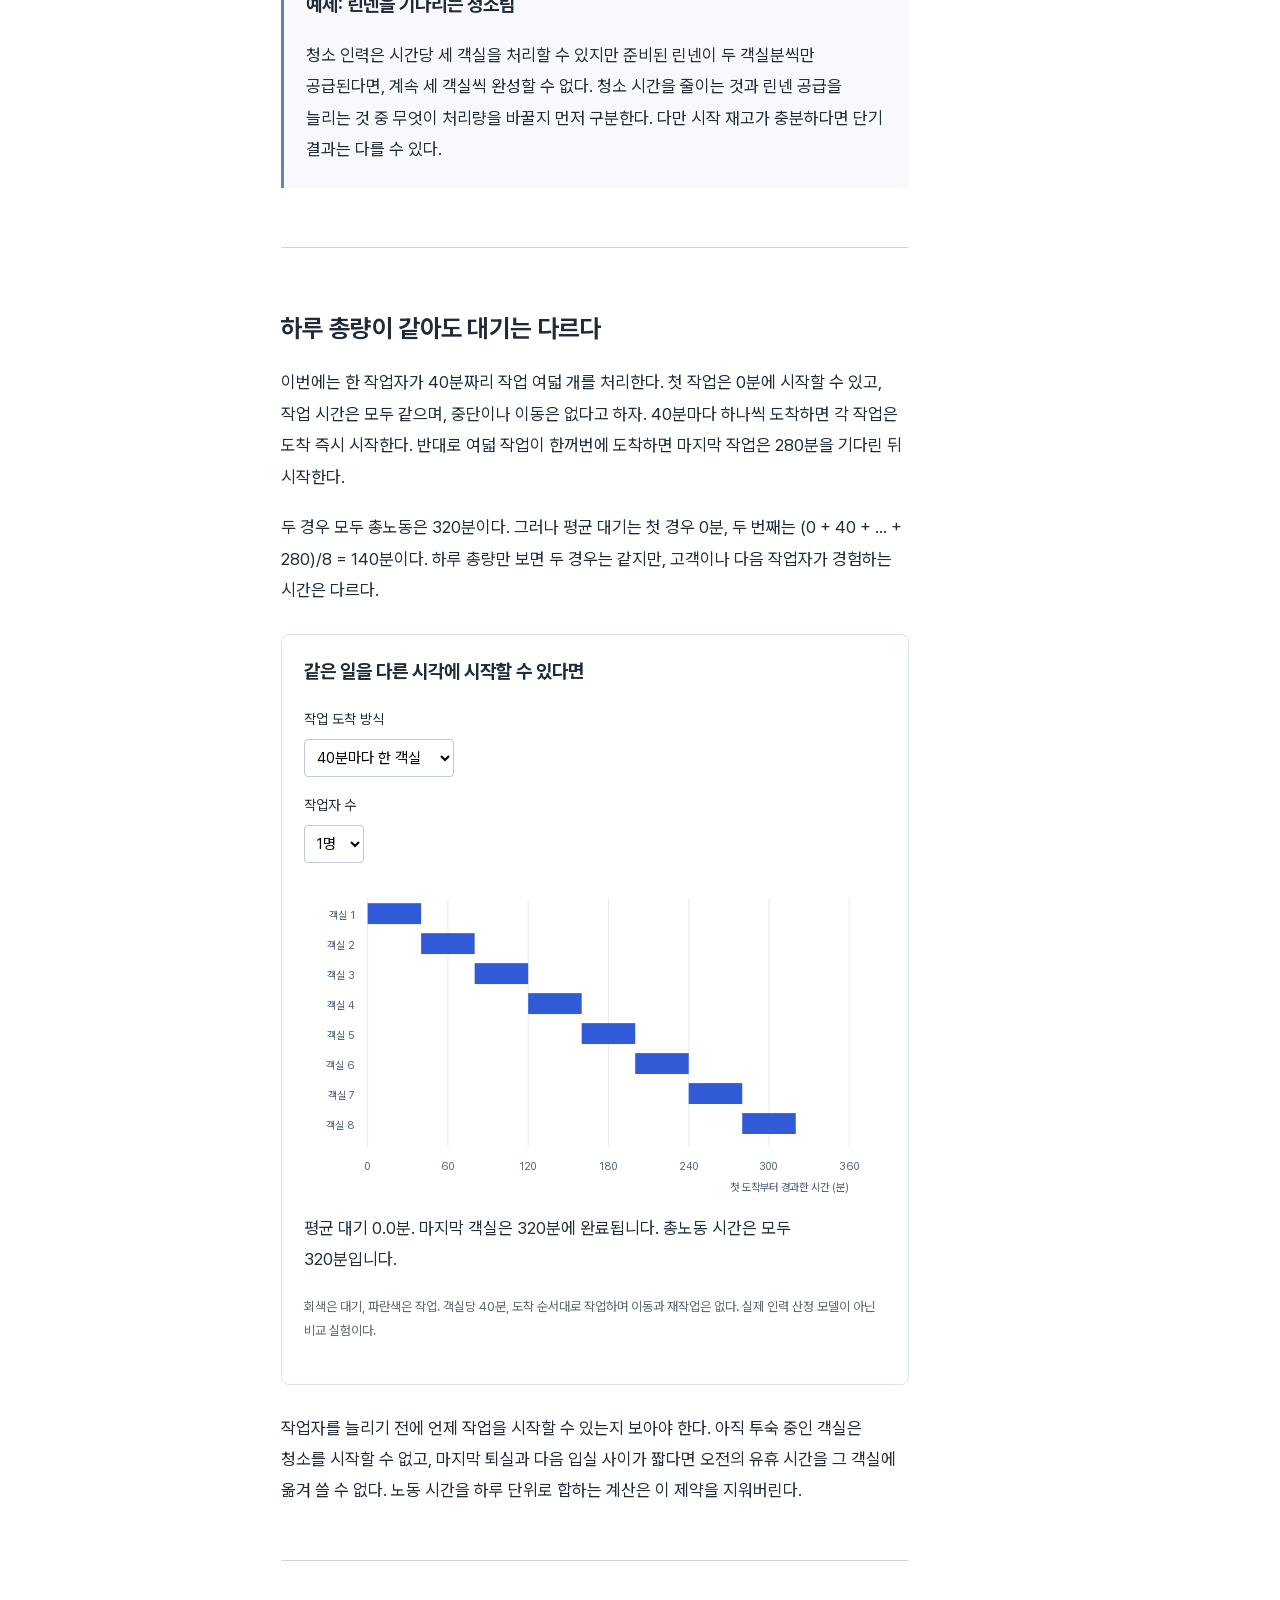
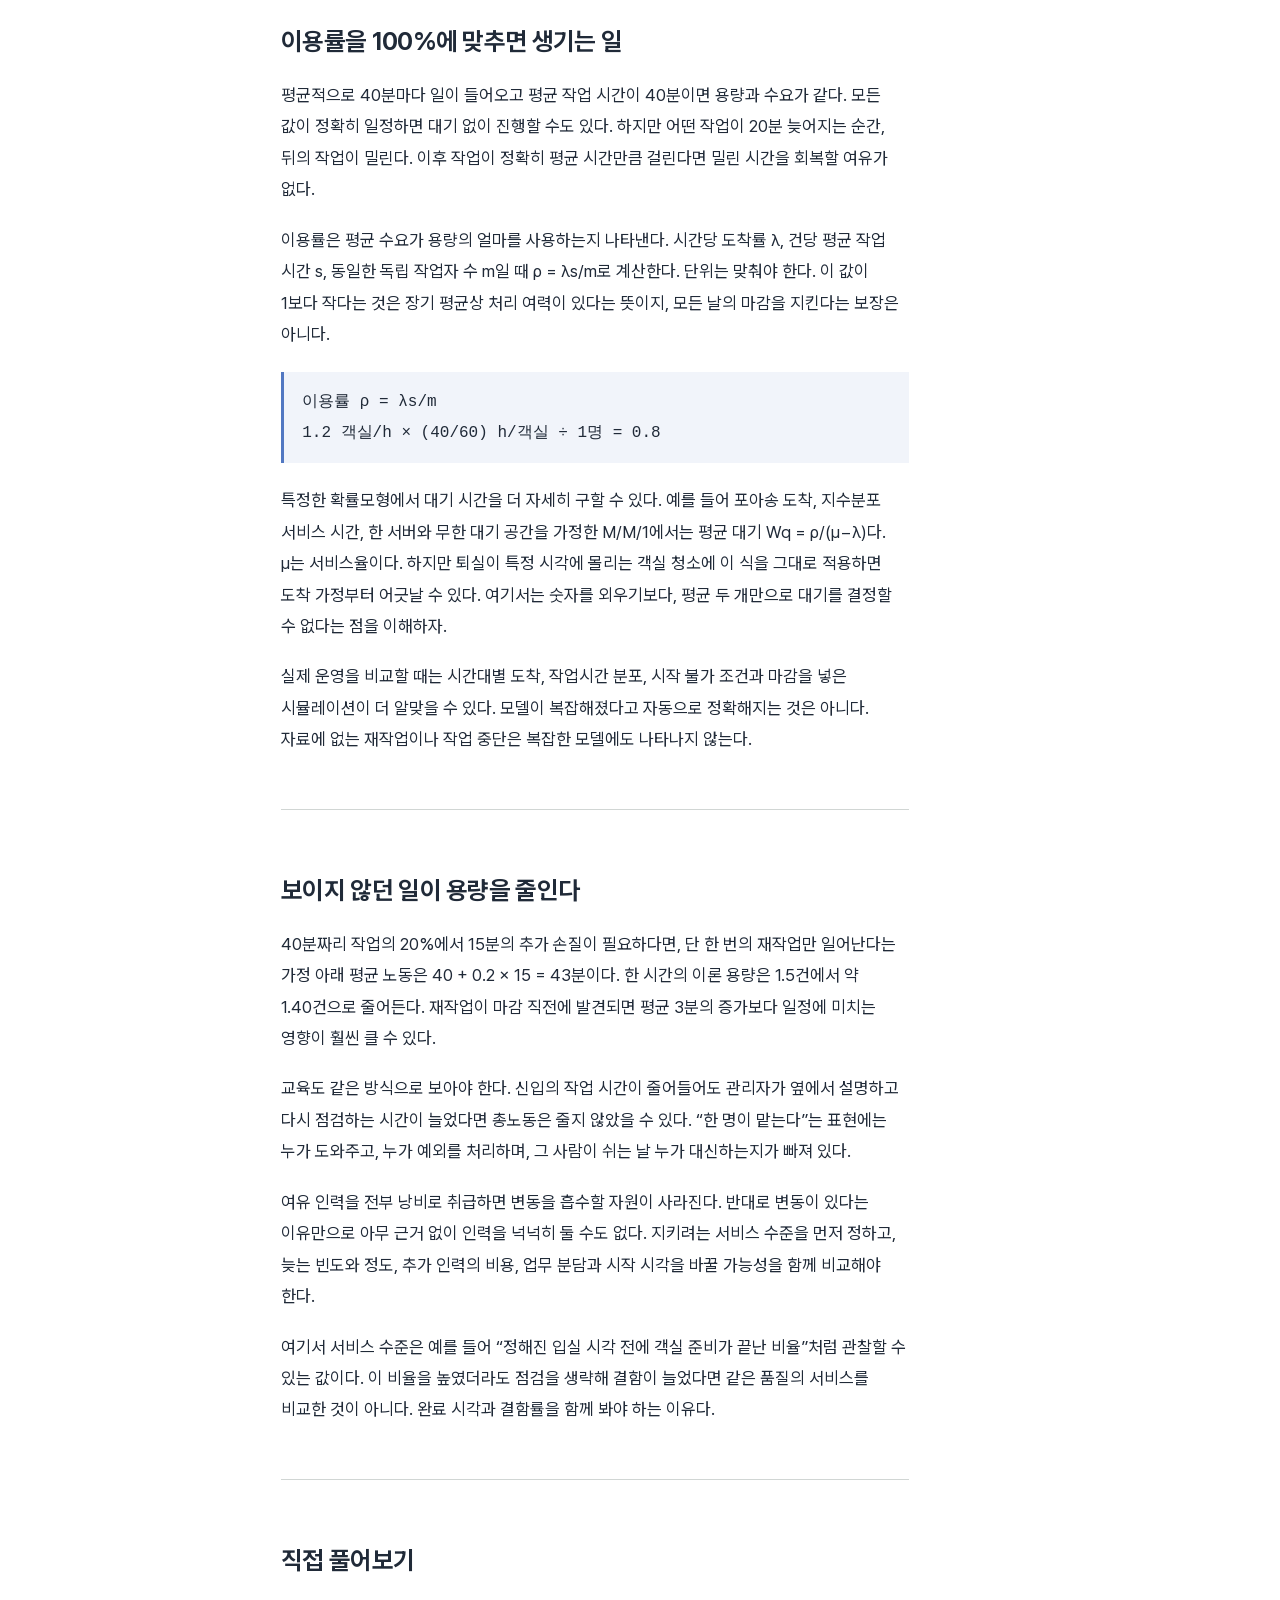
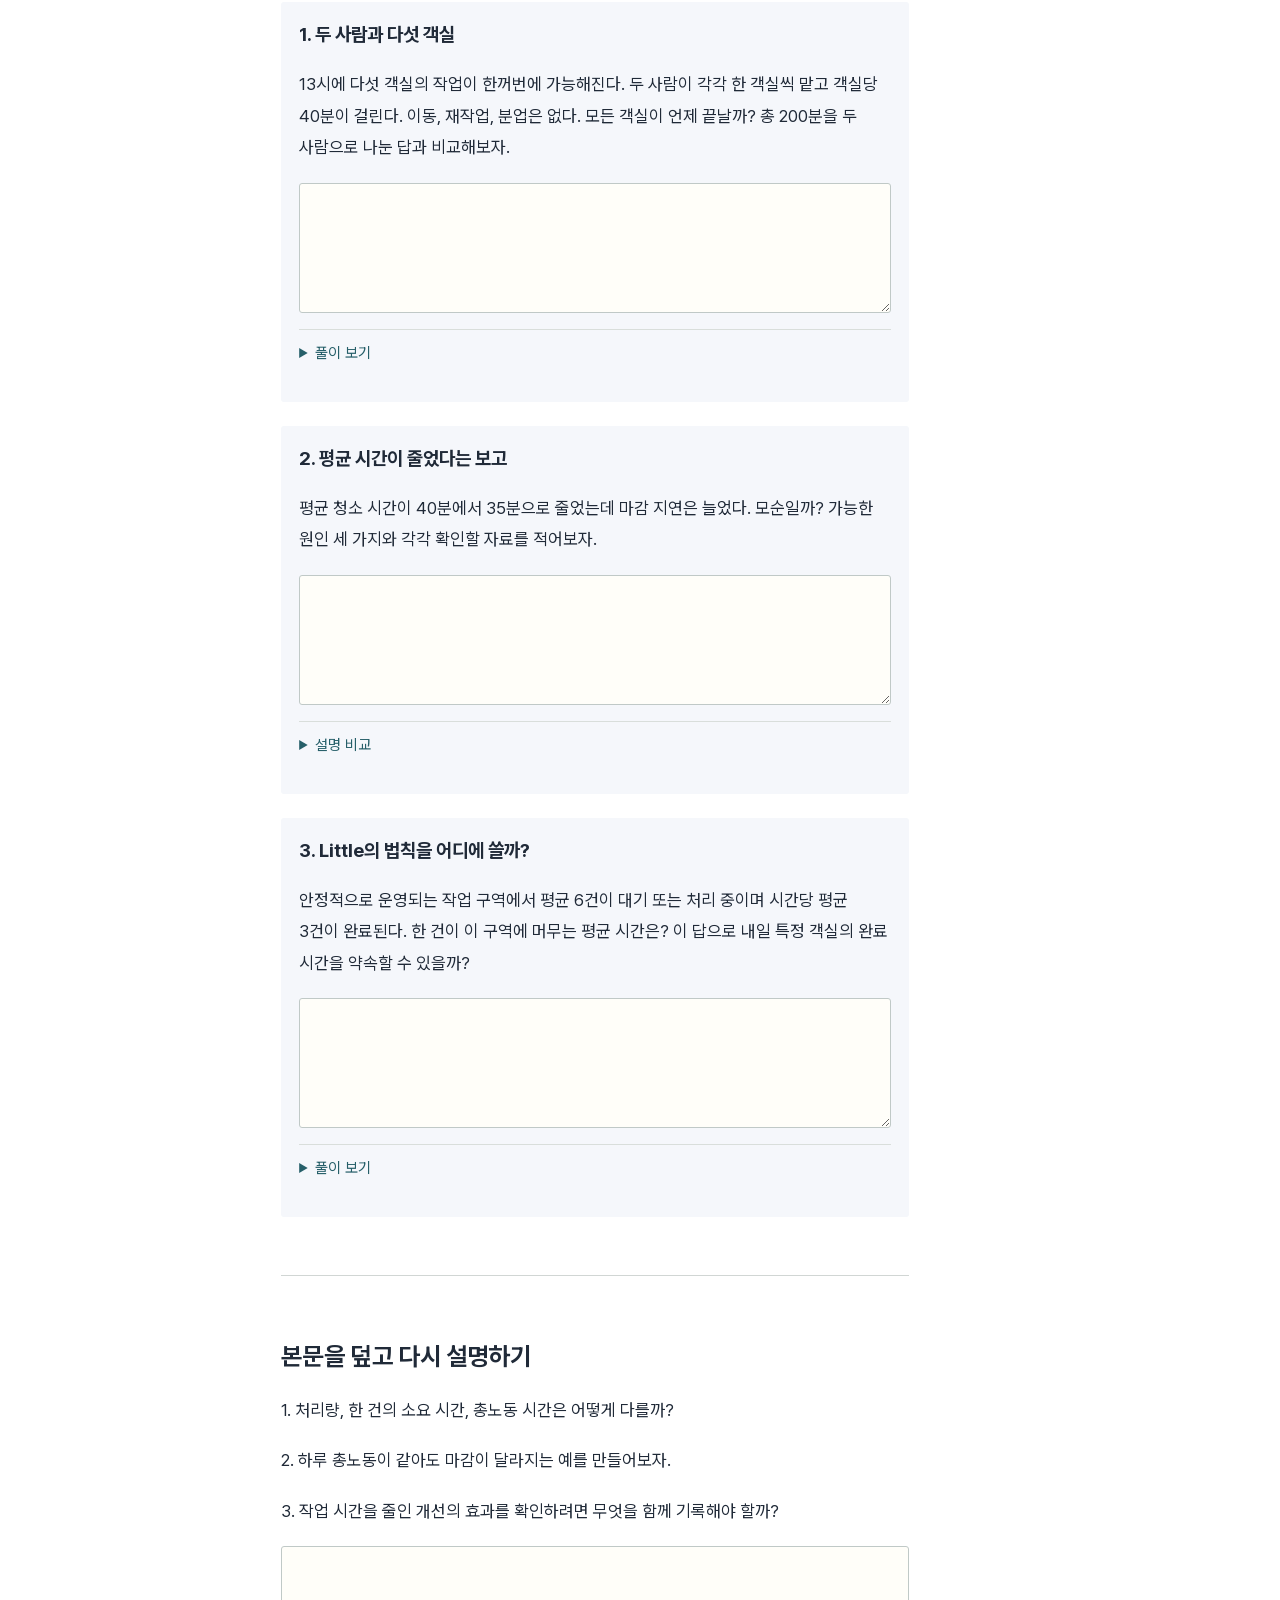
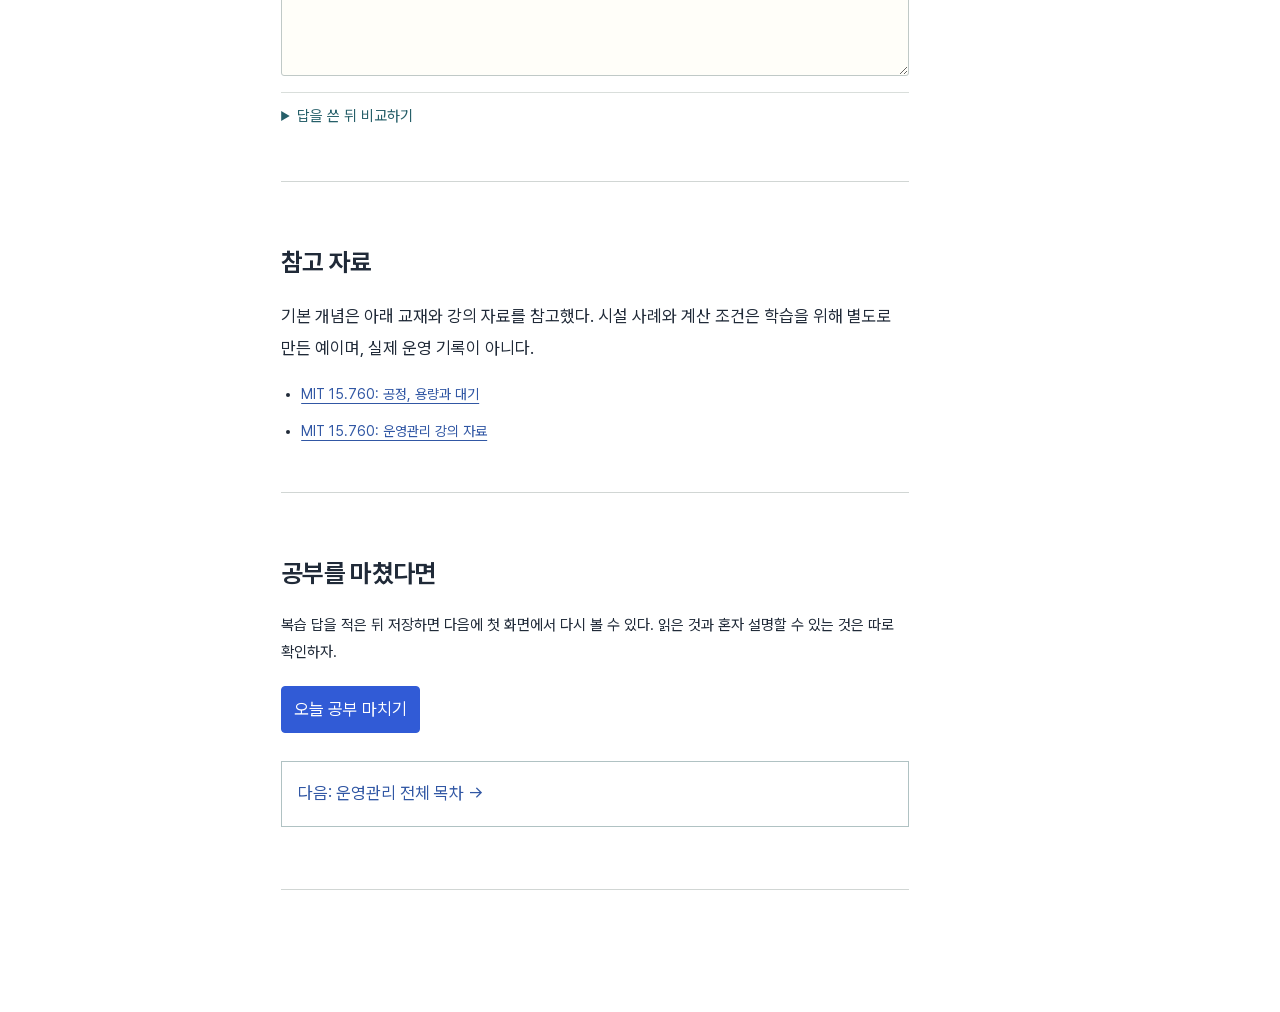
<file: operations.html>
<!doctype html><html lang="ko"><head><meta charset="utf-8"><meta name="viewport" content="width=device-width,initial-scale=1"><title>평균으로는 충분한데 왜 일이 밀릴까? | 기초 공부</title><link rel="icon" href="favicon.svg" type="image/svg+xml"><link rel="stylesheet" href="chapter.css"><link rel="stylesheet" href="reading.css?v=8"><script src="study-progress.js?v=8" defer></script><script src="learning.js?v=8" defer></script></head><body data-lesson="operations"><a class="skip" href="#lesson-content">본문으로</a><header><a class="brand" href="./?page=home"><img src="favicon.svg" width="25" height="25" alt="">기초 공부</a><a href="./?page=home&area=catalog">전체 목차</a><span class="edition">운영관리 / 용량과 변동</span><button id="note-toggle" aria-expanded="false" aria-controls="notes-panel">노트</button><button id="review-toggle">복습하기</button></header><main><nav class="toc" aria-label="수업 목차"><strong>이 수업에서 배울 내용</strong><a href="#process">1. 일과 사람을 먼저 구분하기</a><a href="#bottleneck">2. 한 곳을 빠르게 하면 전체도 빨라질까?</a><a href="#arrivals">3. 하루 총량이 같아도 대기는 다르다</a><a href="#variability">4. 이용률을 100%에 맞추면 생기는 일</a><a href="#rework">5. 보이지 않던 일이 용량을 줄인다</a><a href="#practice">6. 직접 풀어보기</a><a href="#recall">7. 본문을 덮고 다시 설명하기</a><a href="#references">참고 자료</a></nav><article id="lesson-content"><div class="learn"><p class="kicker">운영관리 / 용량과 변동</p><h1>평균으로는 충분한데 왜 일이 밀릴까?</h1><p class="intro">객실 하나를 준비하는 데 40분이 걸리고 하루에 여덟 객실을 맡는다. 320분이면 끝나니 한 사람이면 충분할까? 하루 총량을 계산한 뒤, 일이 들어오는 시각과 마감, 재작업을 차례로 넣어보자.</p><div class="lesson-steps"><a href="#process">1. 본문 읽기</a><a href="#practice">2. 문제 풀기</a><a href="#recall">3. 복습하기</a></div></div><section id="process" class="learn"><h2>일과 사람을 먼저 구분하기</h2><p>객실 준비에는 청소, 침구 교체, 비품 보충, 점검이 포함된다. 이 일을 한 사람이 차례로 할 수도 있고, 여러 사람이 다른 객실에서 동시에 할 수도 있다. 따라서 작업 목록을 안다고 처리 능력을 바로 알 수는 없다. 어떤 자원이 어떤 작업을 맡고, 동시에 수행할 수 있는 일이 무엇인지 그려야 한다.</p><p>한 작업자가 한 객실을 준비하는 데 40분 걸린다면, 쉬지 않고 같은 조건의 작업을 반복할 때 시간당 1.5객실을 처리한다. 두 사람이 각각 독립적으로 객실을 맡으면 이론상 3객실/h다. 두 사람이 한 객실을 함께 맡는 경우에는 시간이 절반으로 줄어드는지 따로 확인해야 한다. 화장실 하나에 두 사람이 동시에 들어가면 오히려 서로 방해할 수도 있다.</p><div class="math">자원 용량 = 사용 가능한 작업 시간 / 건당 필요한 작업 시간<br>60 min/h ÷ 40 min/객실 = 1.5 객실/h</div><p>이 식의 작업 시간에는 어디까지 들어갔는가? 순수한 청소 시간만 쟀는데 가용 시간에는 이동과 준비, 휴식을 빼지 않았다면 용량을 과대평가하게 된다. 작업 시간이 짧아졌다는 보고를 읽을 때도 측정 시작점과 끝점을 먼저 맞춰야 한다.</p></section><section id="bottleneck" class="learn"><h2>한 곳을 빠르게 하면 전체도 빨라질까?</h2><p>서로 다른 사람이 청소 40분, 점검 10분, 비품 보충 20분을 전담한다고 가정하자. 각 자원의 용량은 시간당 1.5객실, 6객실, 3객실이다. 계속 일이 공급되는 단순한 직렬 공정에서는 가장 느린 청소가 전체 처리량을 제한한다. 이 자원을 병목이라고 부른다.</p><p>점검을 10분에서 5분으로 줄여도 청소 용량이 그대로라면 장기적인 처리량의 상한은 1.5객실/h다. 그렇다고 점검 개선이 무의미하다는 뜻은 아니다. 한 객실이 처음부터 끝까지 지나가는 시간이나 점검 담당자의 다른 업무 여유는 달라질 수 있다. 개선 목표가 처리량인지, 소요 시간인지, 노동 시간인지에 따라 판단이 달라진다.</p><p>한 사람이 세 작업을 모두 한다면 계산은 완전히 달라진다. 그 사람에게 필요한 총 작업 시간은 70분/객실이므로 용량은 약 0.86객실/h다. 각 작업을 별도 자원처럼 취급해 1.5객실/h라고 계산하면 같은 사람을 여러 명으로 셈한 것이다.</p><div class="worked-example"><h3>예제: 린넨을 기다리는 청소팀</h3><p>청소 인력은 시간당 세 객실을 처리할 수 있지만 준비된 린넨이 두 객실분씩만 공급된다면, 계속 세 객실씩 완성할 수 없다. 청소 시간을 줄이는 것과 린넨 공급을 늘리는 것 중 무엇이 처리량을 바꿀지 먼저 구분한다. 다만 시작 재고가 충분하다면 단기 결과는 다를 수 있다.</p></div></section><section id="arrivals" class="learn"><h2>하루 총량이 같아도 대기는 다르다</h2><p>이번에는 한 작업자가 40분짜리 작업 여덟 개를 처리한다. 첫 작업은 0분에 시작할 수 있고, 작업 시간은 모두 같으며, 중단이나 이동은 없다고 하자. 40분마다 하나씩 도착하면 각 작업은 도착 즉시 시작한다. 반대로 여덟 작업이 한꺼번에 도착하면 마지막 작업은 280분을 기다린 뒤 시작한다.</p><p>두 경우 모두 총노동은 320분이다. 그러나 평균 대기는 첫 경우 0분, 두 번째는 (0 + 40 + … + 280)/8 = 140분이다. 하루 총량만 보면 두 경우는 같지만, 고객이나 다음 작업자가 경험하는 시간은 다르다.</p><div class="experiment"><h3>같은 일을 다른 시각에 시작할 수 있다면</h3><label for="arrival-mode">작업 도착 방식</label><select id="arrival-mode"><option value="spaced">40분마다 한 객실</option><option value="batch">여덟 객실이 동시에</option><option value="pairs">80분마다 두 객실</option></select><label for="worker-count">작업자 수</label><select id="worker-count"><option value="1">1명</option><option value="2">2명</option><option value="3">3명</option></select><svg id="queue-chart" viewBox="0 0 640 340" role="img" aria-label="객실별 대기 시간과 작업 시간"></svg><p id="queue-result" aria-live="polite"></p><p class="caption">회색은 대기, 파란색은 작업. 객실당 40분, 도착 순서대로 작업하며 이동과 재작업은 없다. 실제 인력 산정 모델이 아닌 비교 실험이다.</p></div><p>작업자를 늘리기 전에 언제 작업을 시작할 수 있는지 보아야 한다. 아직 투숙 중인 객실은 청소를 시작할 수 없고, 마지막 퇴실과 다음 입실 사이가 짧다면 오전의 유휴 시간을 그 객실에 옮겨 쓸 수 없다. 노동 시간을 하루 단위로 합하는 계산은 이 제약을 지워버린다.</p></section><section id="variability" class="learn"><h2>이용률을 100%에 맞추면 생기는 일</h2><p>평균적으로 40분마다 일이 들어오고 평균 작업 시간이 40분이면 용량과 수요가 같다. 모든 값이 정확히 일정하면 대기 없이 진행할 수도 있다. 하지만 어떤 작업이 20분 늦어지는 순간, 뒤의 작업이 밀린다. 이후 작업이 정확히 평균 시간만큼 걸린다면 밀린 시간을 회복할 여유가 없다.</p><p>이용률은 평균 수요가 용량의 얼마를 사용하는지 나타낸다. 시간당 도착률 λ, 건당 평균 작업 시간 s, 동일한 독립 작업자 수 m일 때 ρ = λs/m로 계산한다. 단위는 맞춰야 한다. 이 값이 1보다 작다는 것은 장기 평균상 처리 여력이 있다는 뜻이지, 모든 날의 마감을 지킨다는 보장은 아니다.</p><div class="math">이용률 ρ = λs/m<br>1.2 객실/h × (40/60) h/객실 ÷ 1명 = 0.8</div><p>특정한 확률모형에서 대기 시간을 더 자세히 구할 수 있다. 예를 들어 포아송 도착, 지수분포 서비스 시간, 한 서버와 무한 대기 공간을 가정한 M/M/1에서는 평균 대기 Wq = ρ/(μ−λ)다. μ는 서비스율이다. 하지만 퇴실이 특정 시각에 몰리는 객실 청소에 이 식을 그대로 적용하면 도착 가정부터 어긋날 수 있다. 여기서는 숫자를 외우기보다, 평균 두 개만으로 대기를 결정할 수 없다는 점을 이해하자.</p><p>실제 운영을 비교할 때는 시간대별 도착, 작업시간 분포, 시작 불가 조건과 마감을 넣은 시뮬레이션이 더 알맞을 수 있다. 모델이 복잡해졌다고 자동으로 정확해지는 것은 아니다. 자료에 없는 재작업이나 작업 중단은 복잡한 모델에도 나타나지 않는다.</p></section><section id="rework" class="learn"><h2>보이지 않던 일이 용량을 줄인다</h2><p>40분짜리 작업의 20%에서 15분의 추가 손질이 필요하다면, 단 한 번의 재작업만 일어난다는 가정 아래 평균 노동은 40 + 0.2 × 15 = 43분이다. 한 시간의 이론 용량은 1.5건에서 약 1.40건으로 줄어든다. 재작업이 마감 직전에 발견되면 평균 3분의 증가보다 일정에 미치는 영향이 훨씬 클 수 있다.</p><p>교육도 같은 방식으로 보아야 한다. 신입의 작업 시간이 줄어들어도 관리자가 옆에서 설명하고 다시 점검하는 시간이 늘었다면 총노동은 줄지 않았을 수 있다. “한 명이 맡는다”는 표현에는 누가 도와주고, 누가 예외를 처리하며, 그 사람이 쉬는 날 누가 대신하는지가 빠져 있다.</p><p>여유 인력을 전부 낭비로 취급하면 변동을 흡수할 자원이 사라진다. 반대로 변동이 있다는 이유만으로 아무 근거 없이 인력을 넉넉히 둘 수도 없다. 지키려는 서비스 수준을 먼저 정하고, 늦는 빈도와 정도, 추가 인력의 비용, 업무 분담과 시작 시각을 바꿀 가능성을 함께 비교해야 한다.</p><p>여기서 서비스 수준은 예를 들어 “정해진 입실 시각 전에 객실 준비가 끝난 비율”처럼 관찰할 수 있는 값이다. 이 비율을 높였더라도 점검을 생략해 결함이 늘었다면 같은 품질의 서비스를 비교한 것이 아니다. 완료 시각과 결함률을 함께 봐야 하는 이유다.</p></section><section id="practice" class="learn"><h2>직접 풀어보기</h2><div class="exercise"><h3>1. 두 사람과 다섯 객실</h3><p>13시에 다섯 객실의 작업이 한꺼번에 가능해진다. 두 사람이 각각 한 객실씩 맡고 객실당 40분이 걸린다. 이동, 재작업, 분업은 없다. 모든 객실이 언제 끝날까? 총 200분을 두 사람으로 나눈 답과 비교해보자.</p><textarea id="answer-batch" data-save aria-label="다섯 객실 작업 계획"></textarea><details><summary>풀이 보기</summary><p>각 사람은 13:00, 13:40에 작업을 시작하고, 남은 한 객실은 14:20에 시작해 15:00에 끝난다. 200/2 = 100분은 일을 원하는 만큼 쪼개 나눌 수 있을 때의 하한이다. 이 문제에서는 40분짜리 객실 단위로 맡으므로 120분이 필요하다.</p></details></div><div class="exercise"><h3>2. 평균 시간이 줄었다는 보고</h3><p>평균 청소 시간이 40분에서 35분으로 줄었는데 마감 지연은 늘었다. 모순일까? 가능한 원인 세 가지와 각각 확인할 자료를 적어보자.</p><textarea id="answer-causes" data-save aria-label="마감 지연 가설"></textarea><details><summary>설명 비교</summary><p>모순이 아니다. 퇴실이 늦어졌는지, 긴 작업의 빈도가 늘었는지, 점검 후 재작업이 늘었는지, 린넨과 운반을 기다렸는지 볼 수 있다. 각각 작업 가능 시각, 시간 분포, 재작업 기록, 자재 대기 시간을 확인한다. 같은 평균도 다른 분포와 시간 배치를 가질 수 있다.</p></details></div><div class="exercise"><h3>3. Little의 법칙을 어디에 쓸까?</h3><p>안정적으로 운영되는 작업 구역에서 평균 6건이 대기 또는 처리 중이며 시간당 평균 3건이 완료된다. 한 건이 이 구역에 머무는 평균 시간은? 이 답으로 내일 특정 객실의 완료 시간을 약속할 수 있을까?</p><textarea id="answer-little" data-save aria-label="Little 법칙 계산"></textarea><details><summary>풀이 보기</summary><p>L = λW이므로 W = 6/3 = 2시간이다. 대기와 처리를 포함한 구역의 정의와 집계 기간이 같아야 한다. 이는 장기 평균의 관계여서 특정 작업의 마감이나 지연 확률을 직접 알려주지 않는다. 대기만 센 L과 처리까지 포함한 W를 섞으면 안 된다.</p></details></div></section><section id="recall" class=""><h2>본문을 덮고 다시 설명하기</h2><p>1. 처리량, 한 건의 소요 시간, 총노동 시간은 어떻게 다를까?</p><p>2. 하루 총노동이 같아도 마감이 달라지는 예를 만들어보자.</p><p>3. 작업 시간을 줄인 개선의 효과를 확인하려면 무엇을 함께 기록해야 할까?</p><textarea id="recall-answer" data-save aria-label="운영 수업 복습 답"></textarea><details><summary>답을 쓴 뒤 비교하기</summary><p>처리량은 시간당 완료량, 소요 시간은 한 건의 시작부터 끝까지, 노동 시간은 투입된 사람들의 시간 합계다. 도착이 몰리거나 작업 가능 시각이 늦으면 같은 총노동도 마감을 넘길 수 있다. 재작업, 지원 인력과 교육, 운반, 품질도 함께 확인해야 비용이나 일이 다른 곳으로 옮겨간 것을 절감으로 착각하지 않는다.</p></details></section><section id="references" class="learn"><h2>참고 자료</h2><p>기본 개념은 아래 교재와 강의 자료를 참고했다. 시설 사례와 계산 조건은 학습을 위해 별도로 만든 예이며, 실제 운영 기록이 아니다.</p><ul class="ref-list"><li><a href="https://ocw.mit.edu/courses/15-760b-introduction-to-operations-management-spring-2004/16dde953a29f89a4d2018361900ce886_lec3_capacity.pdf" target="_blank" rel="noopener">MIT 15.760: 공정, 용량과 대기</a></li><li><a href="https://ocw.mit.edu/courses/15-760b-introduction-to-operations-management-spring-2004/pages/lecture-notes/" target="_blank" rel="noopener">MIT 15.760: 운영관리 강의 자료</a></li></ul></section><section class="finish-study"><h2>공부를 마쳤다면</h2><p>복습 답을 적은 뒤 저장하면 다음에 첫 화면에서 다시 볼 수 있다. 읽은 것과 혼자 설명할 수 있는 것은 따로 확인하자.</p><button id="finish-lesson">오늘 공부 마치기</button><p id="finish-status" role="status"></p><a class="endlink" href="./?page=home&area=subject-4">다음: 운영관리 전체 목차 →</a></section></article><aside class="notes" id="notes-panel"><h2>내 노트</h2><p id="note-context">일과 사람을 먼저 구분하기</p><textarea id="note" aria-label="현재 절의 노트" placeholder="이해한 내용이나 헷갈리는 점을 적어두세요."></textarea><p id="save-status" class="status">이 브라우저에 저장됩니다.</p><label for="question">AI에게 물어볼 내용</label><textarea id="question" placeholder="예: 여기서는 왜 열손실이 일정하다고 가정했어?"></textarea><button id="copy-question">본문과 질문 복사</button><p class="caption">복사한 내용을 사용 중인 AI 채팅에 붙여넣으면 됩니다.</p><p id="action-status" role="status"></p><details><summary>복사할 내용 보기</summary><textarea id="copy-preview" readonly aria-label="복사할 질문"></textarea></details><button id="export-notes">기록 내려받기</button><button id="import-notes">기록 가져오기</button><input type="file" accept="application/json" id="import-file" hidden></aside></main></body></html>
</file>
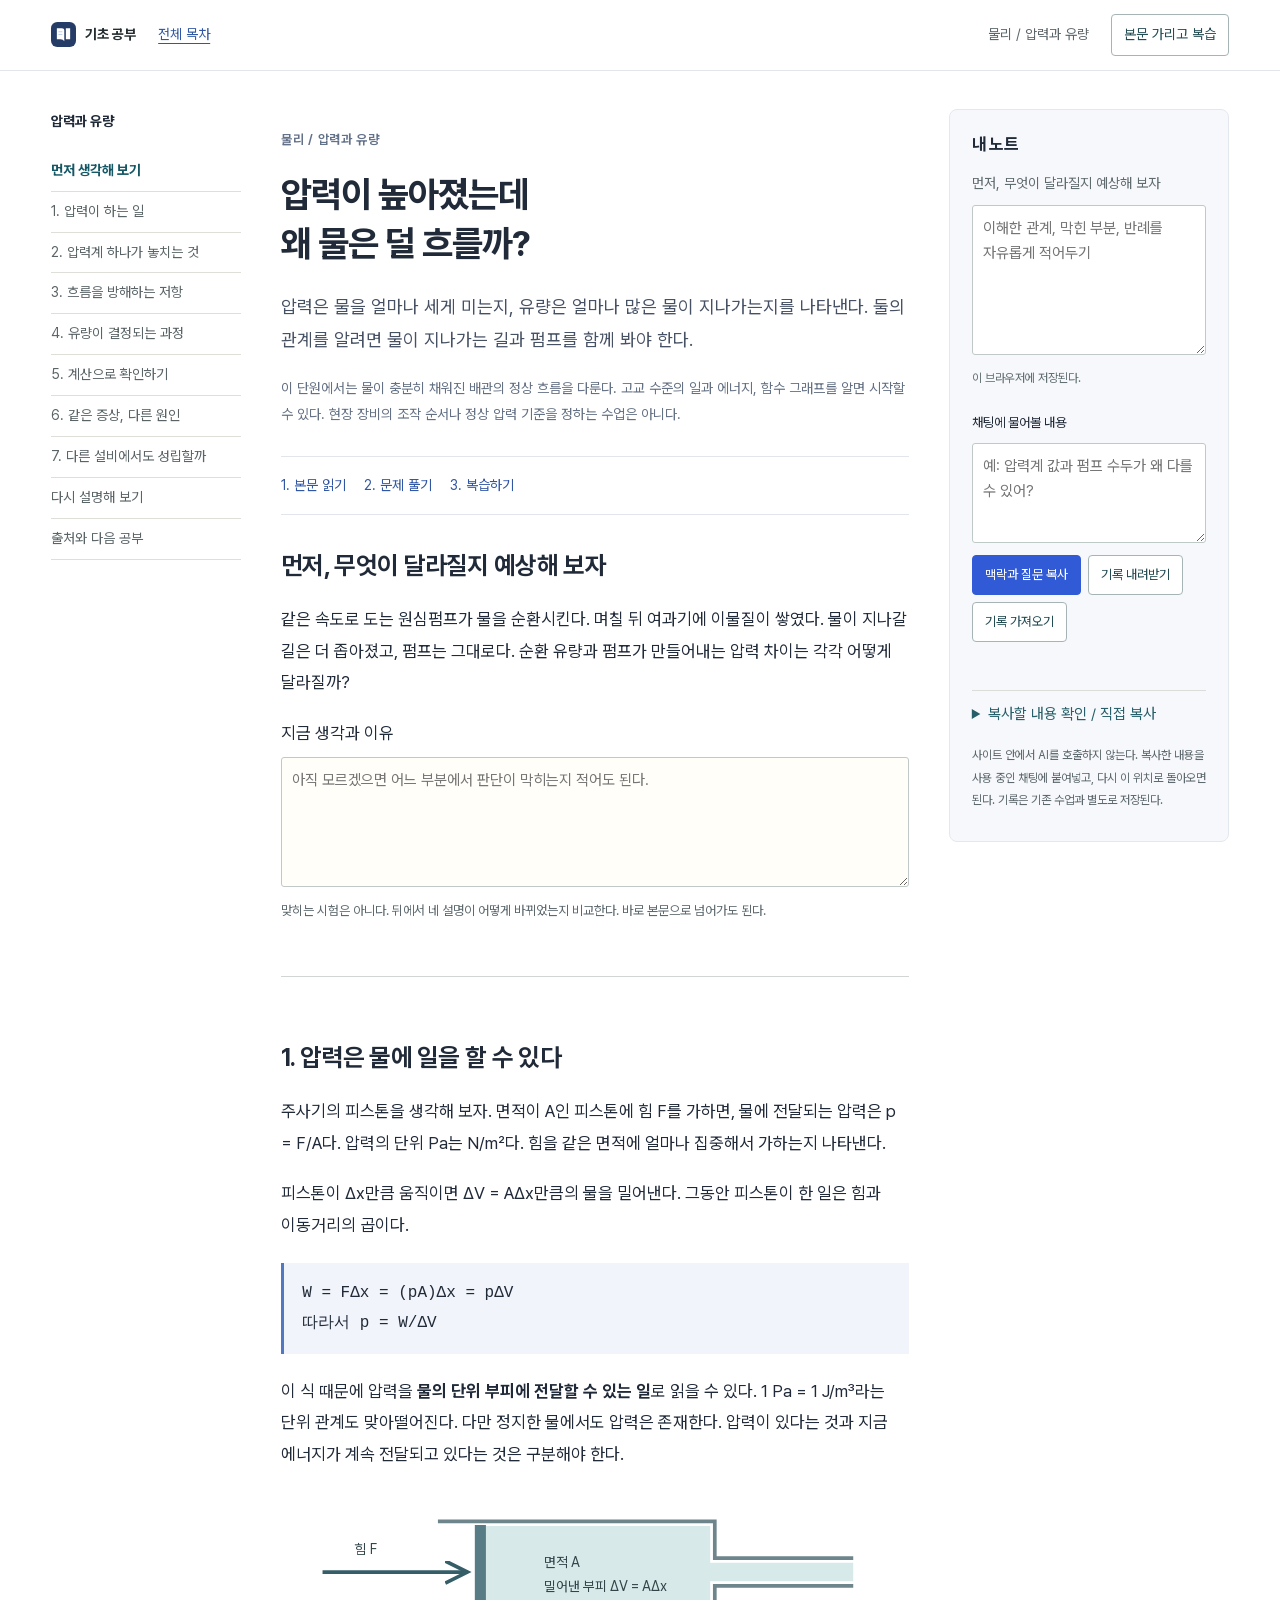
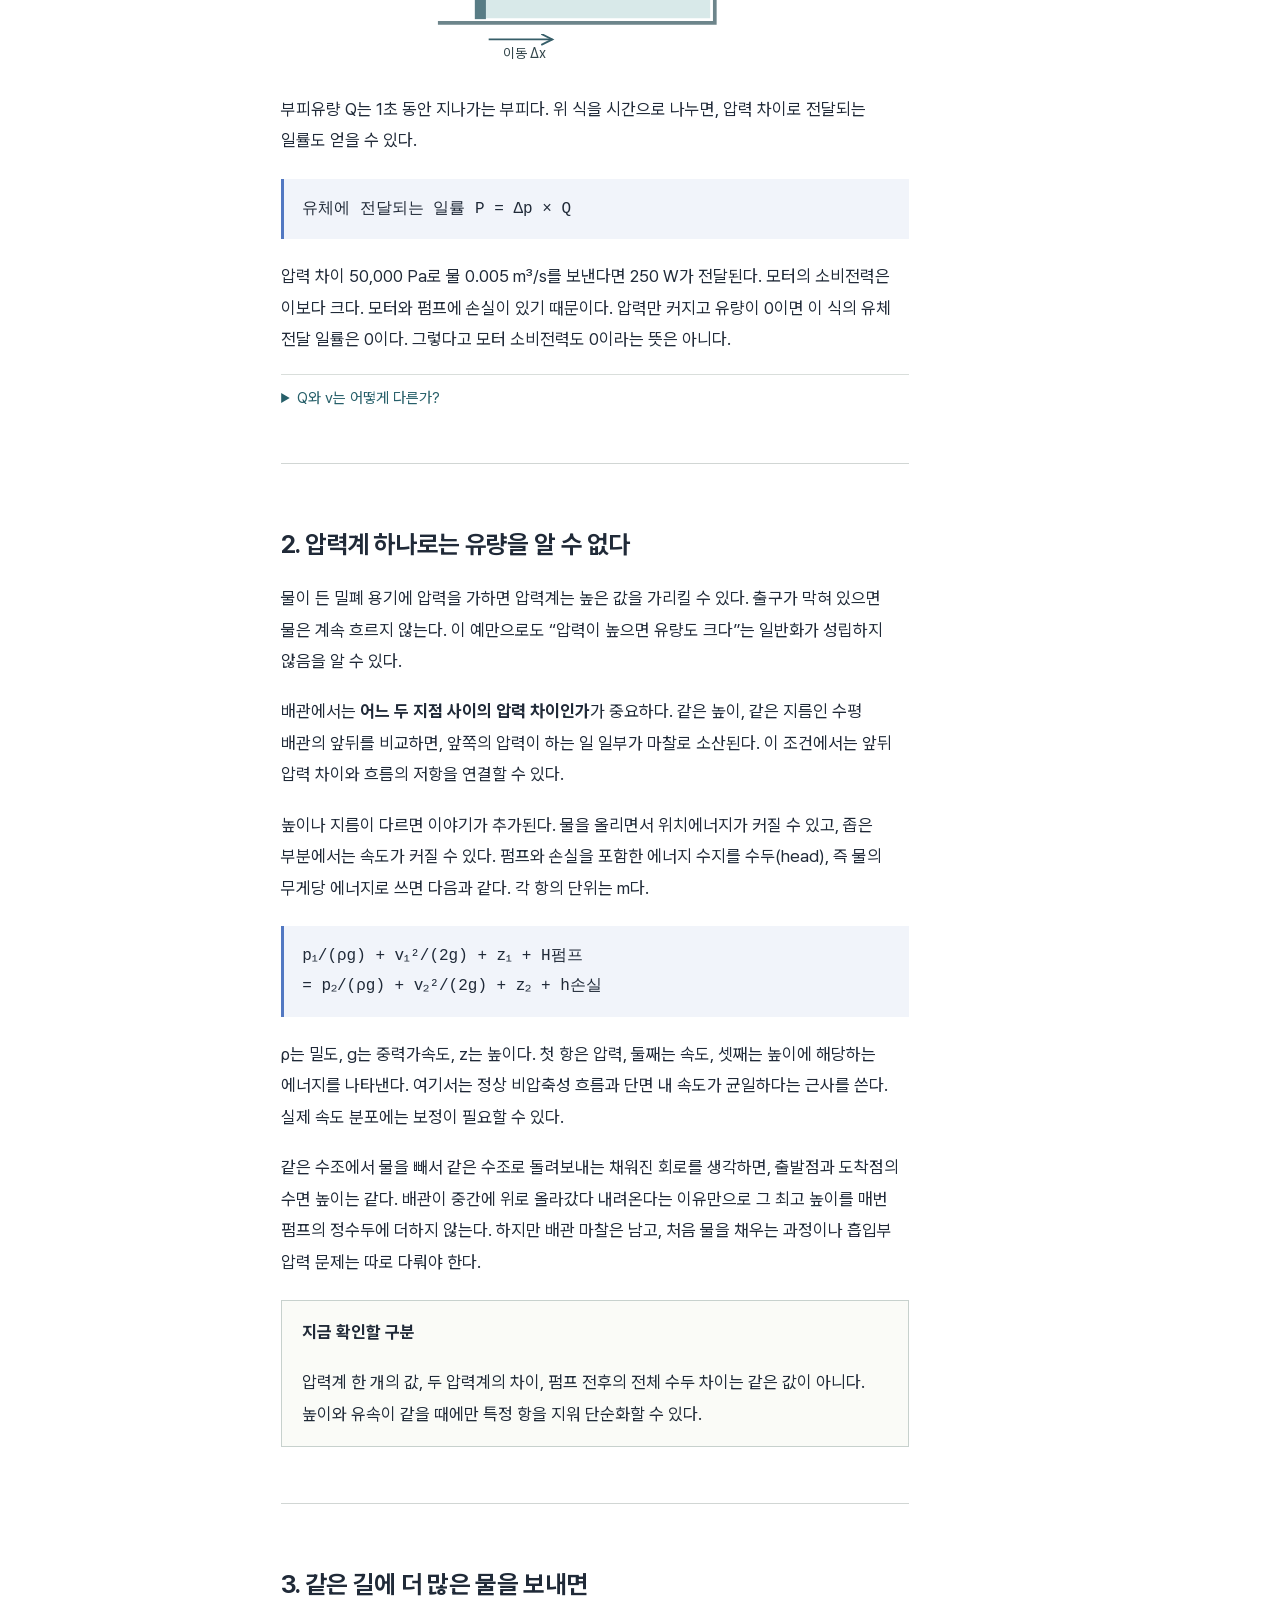
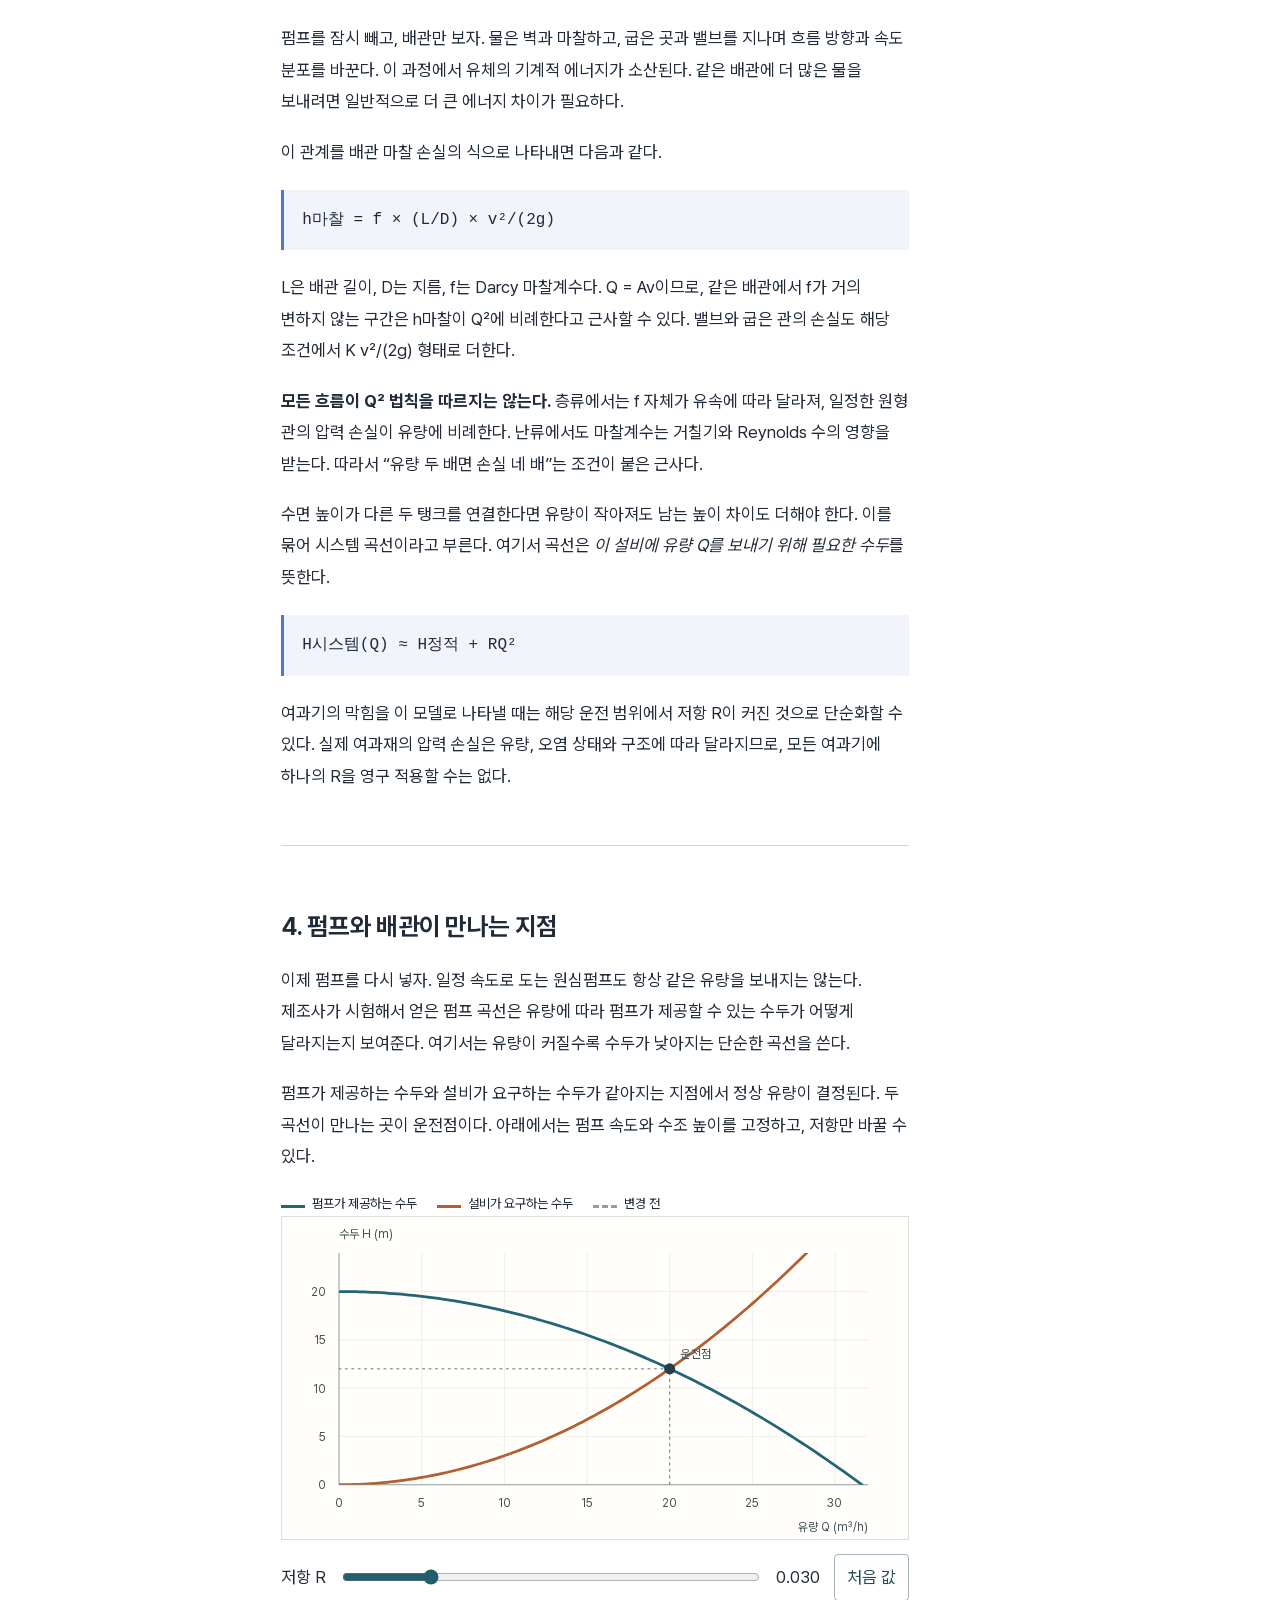
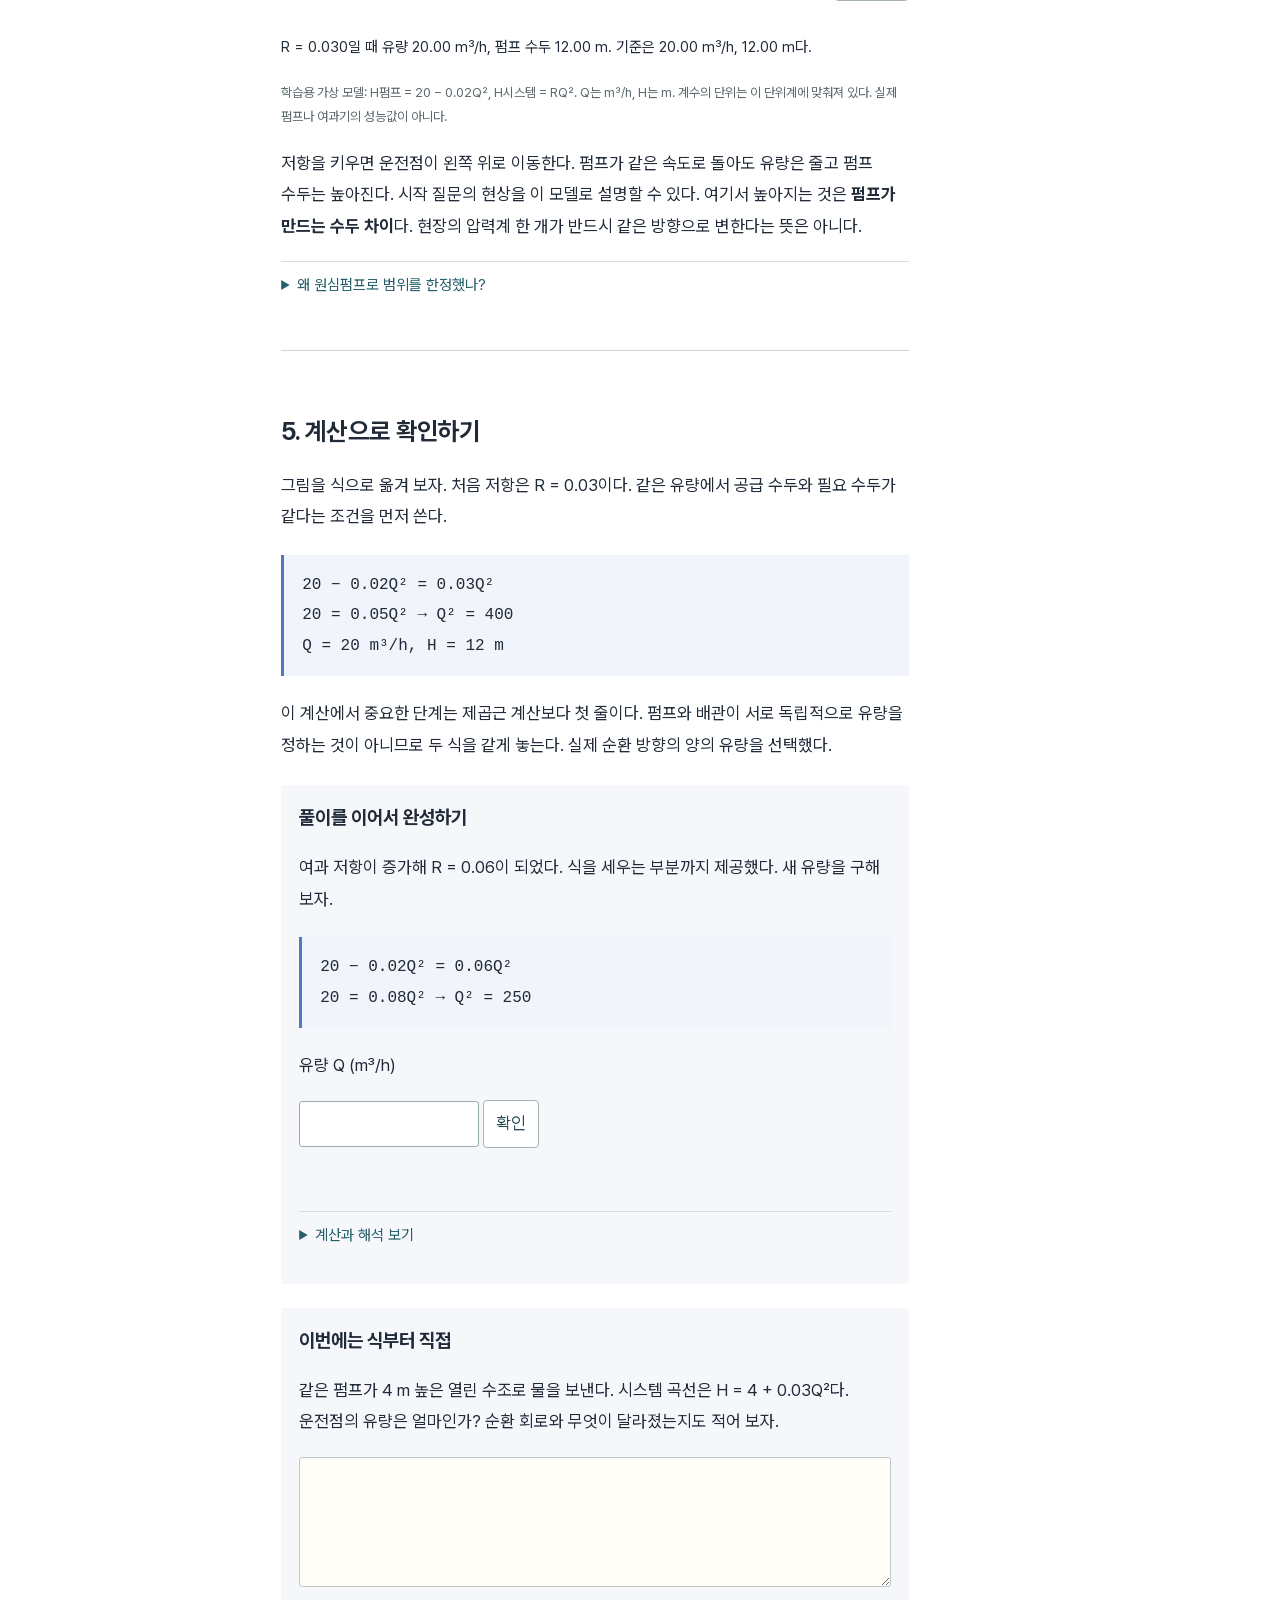
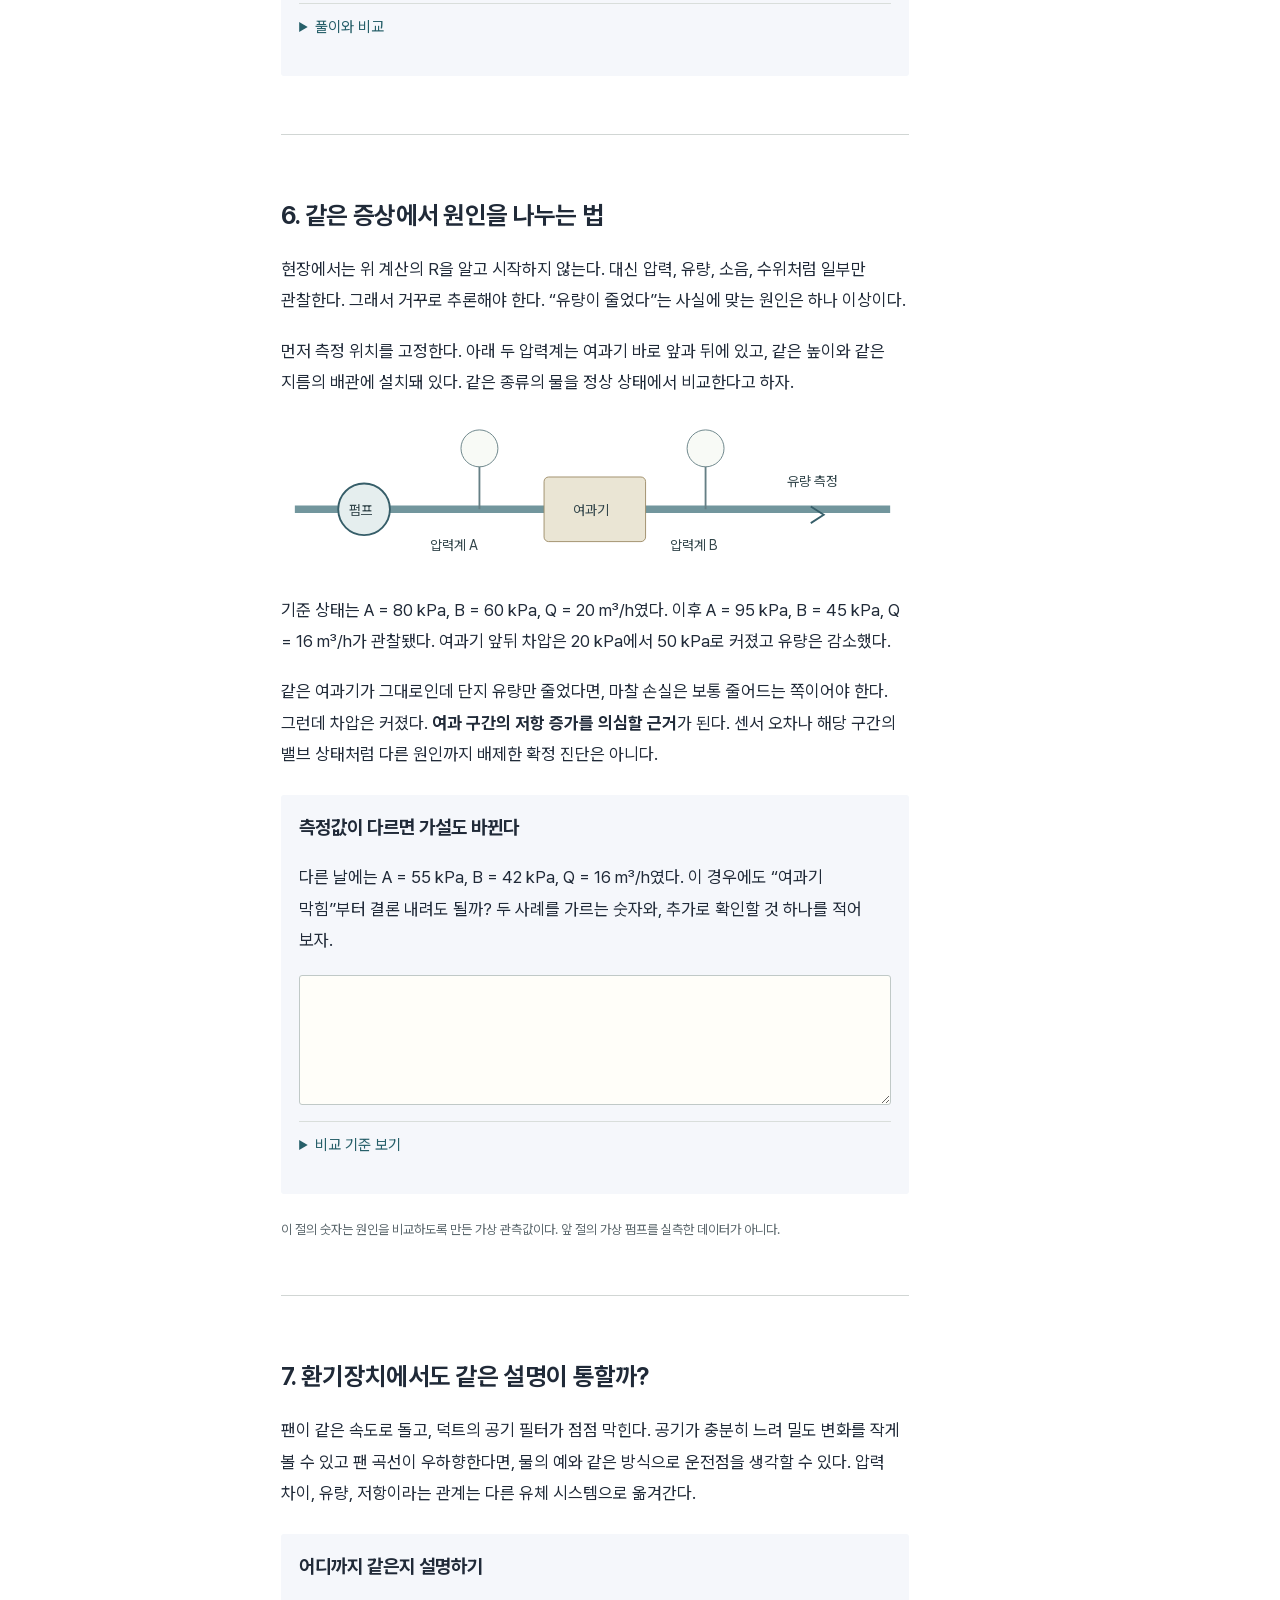
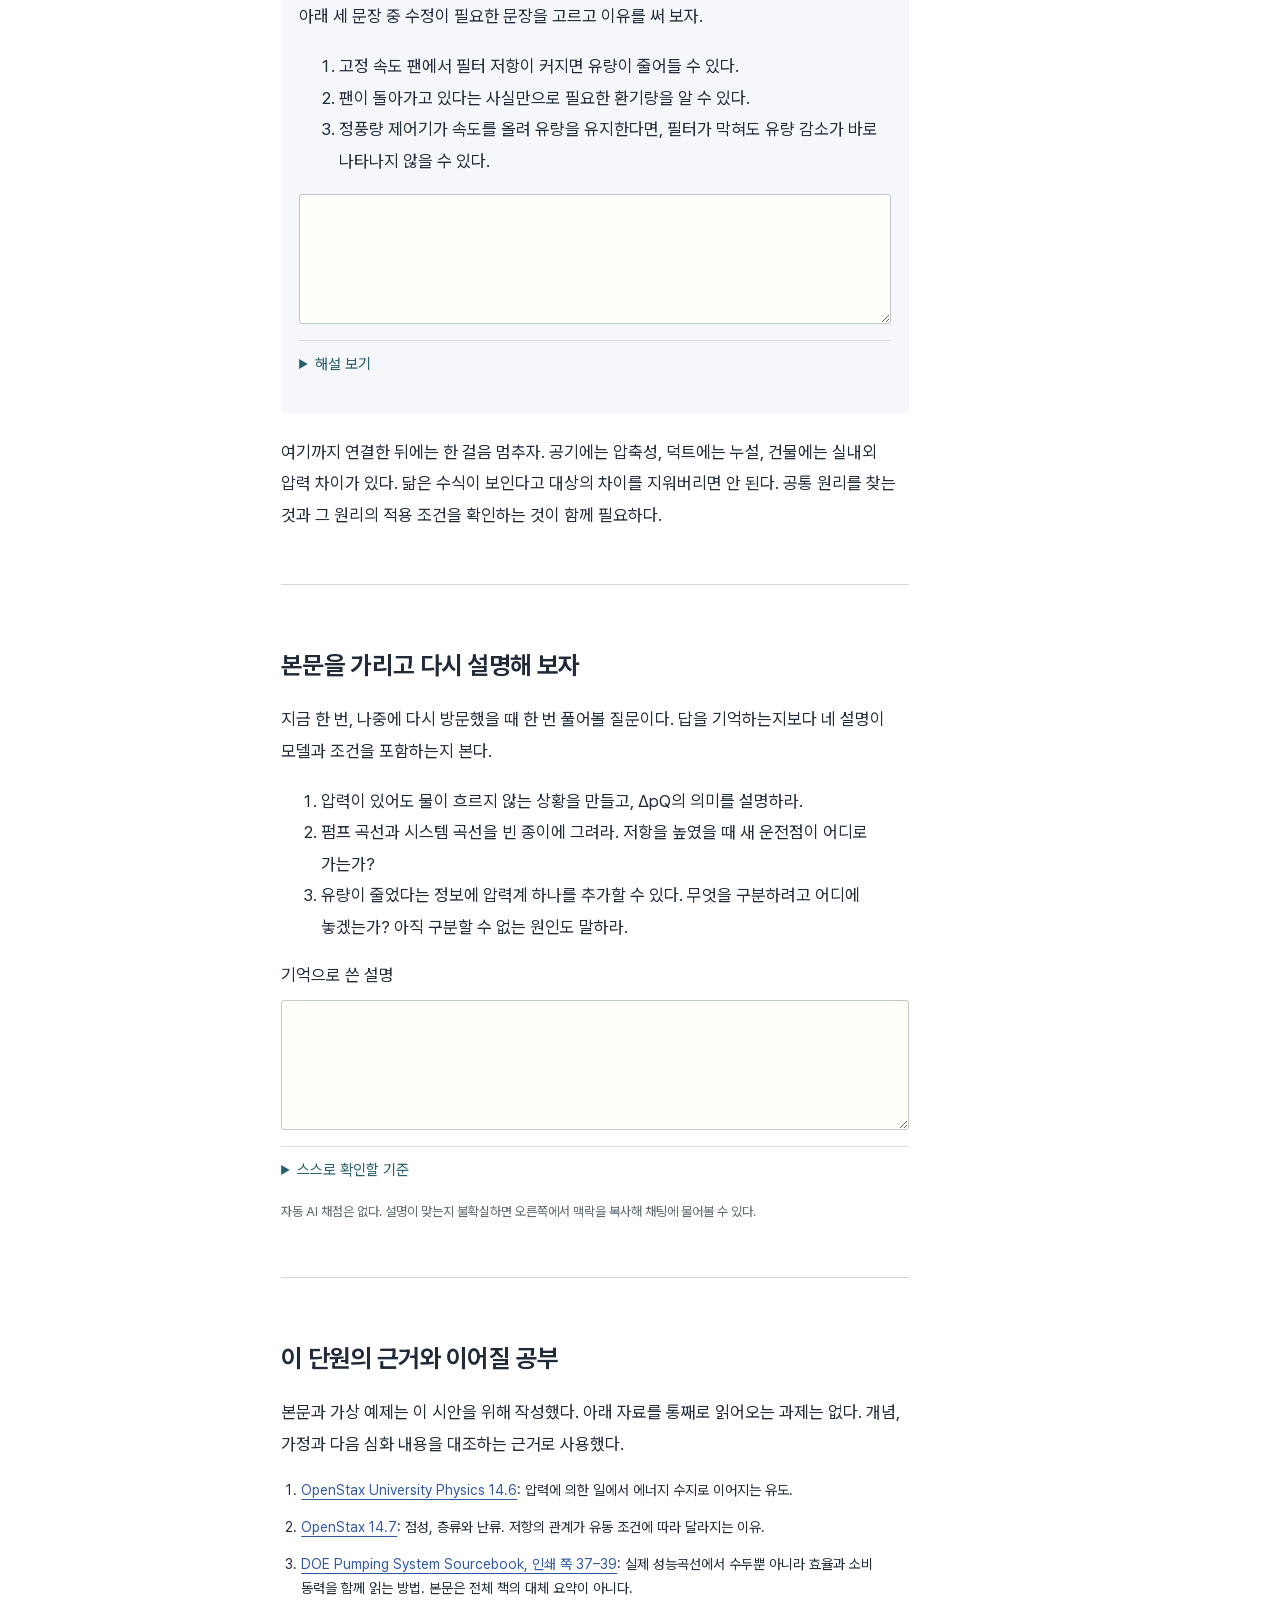
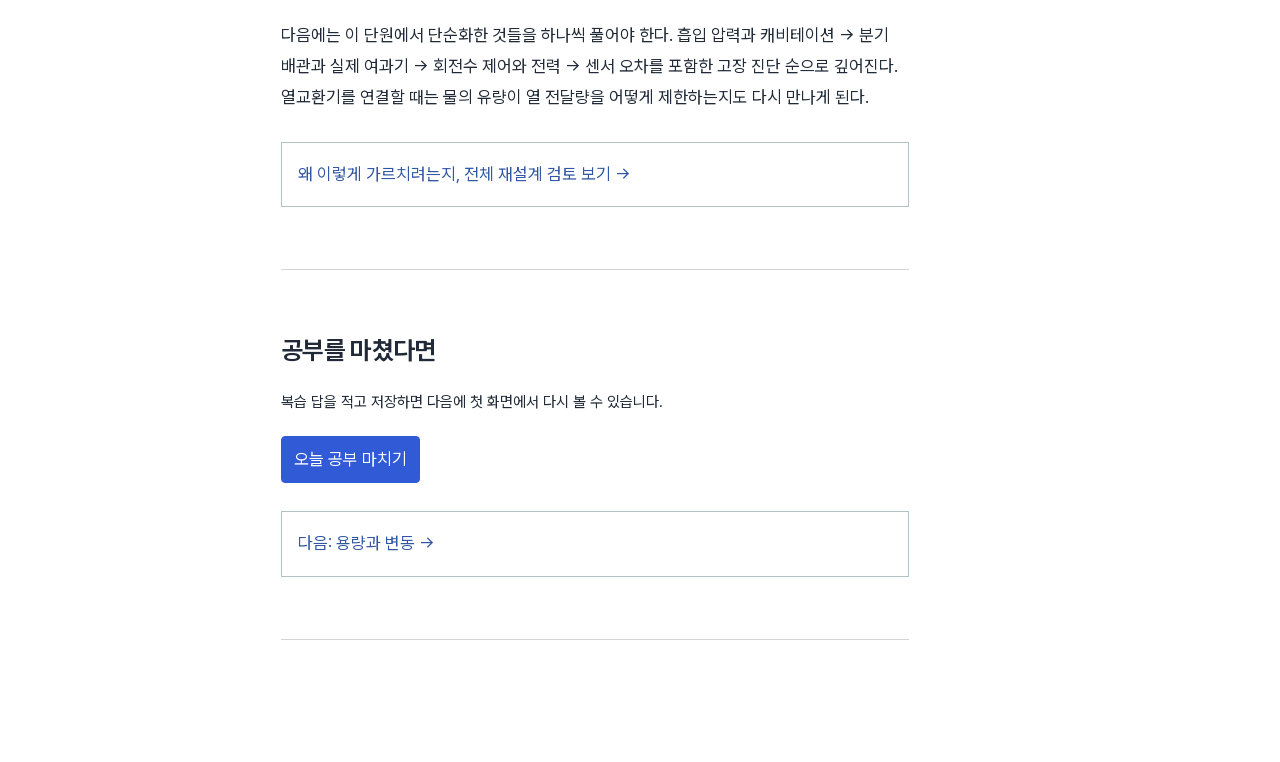
<file: pressure.html>
<!doctype html>
<html lang="ko"><head><meta charset="utf-8"><meta name="viewport" content="width=device-width,initial-scale=1"><title>압력과 유량 | 기초 공부</title><link rel="icon" href="favicon.svg" type="image/svg+xml"><link rel="stylesheet" href="chapter.css"><link rel="stylesheet" href="reading.css?v=8"><script src="study-progress.js?v=8" defer></script><script src="pressure.js?v=8" defer></script></head><body data-lesson="pressure">
<header><a class="brand" href="./?page=home"><img src="favicon.svg" width="25" height="25" alt="">기초 공부</a><a href="./?page=home&area=catalog">전체 목차</a><span class="edition">물리 / 압력과 유량</span><button id="note-toggle" aria-expanded="false" aria-controls="notes-panel">노트 열기</button><button id="review-toggle">본문 가리고 복습</button></header>
<main><nav class="toc" aria-label="단원 목차"><strong>압력과 유량</strong><a href="#start">먼저 생각해 보기</a><a href="#pressure">1. 압력이 하는 일</a><a href="#difference">2. 압력계 하나가 놓치는 것</a><a href="#resistance">3. 흐름을 방해하는 저항</a><a href="#pump">4. 유량이 결정되는 과정</a><a href="#worked">5. 계산으로 확인하기</a><a href="#diagnosis">6. 같은 증상, 다른 원인</a><a href="#transfer">7. 다른 설비에서도 성립할까</a><a href="#recall">다시 설명해 보기</a><a href="#references">출처와 다음 공부</a></nav>
<article>
<div class="learn"><p class="kicker">물리 / 압력과 유량</p><h1>압력이 높아졌는데<br>왜 물은 덜 흐를까?</h1><p class="intro">압력은 물을 얼마나 세게 미는지, 유량은 얼마나 많은 물이 지나가는지를 나타낸다. 둘의 관계를 알려면 물이 지나가는 길과 펌프를 함께 봐야 한다.</p><p class="source-note">이 단원에서는 물이 충분히 채워진 배관의 정상 흐름을 다룬다. 고교 수준의 일과 에너지, 함수 그래프를 알면 시작할 수 있다. 현장 장비의 조작 순서나 정상 압력 기준을 정하는 수업은 아니다.</p></div>
<div class="lesson-steps learn"><a href="#pressure">1. 본문 읽기</a><a href="#worked">2. 문제 풀기</a><a href="#recall">3. 복습하기</a></div><section id="start" class="learn"><h2>먼저, 무엇이 달라질지 예상해 보자</h2><p>같은 속도로 도는 원심펌프가 물을 순환시킨다. 며칠 뒤 여과기에 이물질이 쌓였다. 물이 지나갈 길은 더 좁아졌고, 펌프는 그대로다. 순환 유량과 펌프가 만들어내는 압력 차이는 각각 어떻게 달라질까?</p><label for="prediction">지금 생각과 이유</label><textarea id="prediction" data-save placeholder="아직 모르겠으면 어느 부분에서 판단이 막히는지 적어도 된다."></textarea><p class="caption">맞히는 시험은 아니다. 뒤에서 네 설명이 어떻게 바뀌었는지 비교한다. 바로 본문으로 넘어가도 된다.</p></section>
<section id="pressure" class="learn"><h2>1. 압력은 물에 일을 할 수 있다</h2><p>주사기의 피스톤을 생각해 보자. 면적이 A인 피스톤에 힘 F를 가하면, 물에 전달되는 압력은 p = F/A다. 압력의 단위 Pa는 N/m²다. 힘을 같은 면적에 얼마나 집중해서 가하는지 나타낸다.</p><p>피스톤이 Δx만큼 움직이면 ΔV = AΔx만큼의 물을 밀어낸다. 그동안 피스톤이 한 일은 힘과 이동거리의 곱이다.</p><div class="math">W = FΔx = (pA)Δx = pΔV<br>따라서 p = W/ΔV</div><p>이 식 때문에 압력을 <strong>물의 단위 부피에 전달할 수 있는 일</strong>로 읽을 수 있다. 1 Pa = 1 J/m³라는 단위 관계도 맞아떨어진다. 다만 정지한 물에서도 압력은 존재한다. 압력이 있다는 것과 지금 에너지가 계속 전달되고 있다는 것은 구분해야 한다.</p>
<svg class="diagram" viewBox="0 0 680 190" role="img" aria-label="힘 F가 피스톤을 밀어 물의 부피 A 곱하기 이동거리만큼을 이동시킨다"><defs><marker id="arr" markerWidth="8" markerHeight="8" refX="6" refY="3" orient="auto"><path d="M0 0 L6 3 L0 6" fill="none" stroke="#365e69"/></marker></defs><path d="M170 35H470V75H620M170 145H470V105H620" stroke="#6d858b" stroke-width="4" fill="none"/><path d="M220 40H465V80H620V100H465V140H220Z" fill="#d8e9e9"/><rect x="210" y="39" width="12" height="102" fill="#587c85"/><path d="M45 90H202" stroke="#365e69" stroke-width="4" marker-end="url(#arr)"/><path d="M225 163H294" stroke="#365e69" stroke-width="2" marker-end="url(#arr)"/><text x="80" y="70">힘 F</text><text x="240" y="183">이동 Δx</text><text x="285" y="84">면적 A</text><text x="285" y="110">밀어낸 부피 ΔV = AΔx</text></svg>
<p>부피유량 Q는 1초 동안 지나가는 부피다. 위 식을 시간으로 나누면, 압력 차이로 전달되는 일률도 얻을 수 있다.</p><div class="math">유체에 전달되는 일률 P = Δp × Q</div><p>압력 차이 50,000 Pa로 물 0.005 m³/s를 보낸다면 250 W가 전달된다. 모터의 소비전력은 이보다 크다. 모터와 펌프에 손실이 있기 때문이다. 압력만 커지고 유량이 0이면 이 식의 유체 전달 일률은 0이다. 그렇다고 모터 소비전력도 0이라는 뜻은 아니다.</p><details><summary>Q와 v는 어떻게 다른가?</summary><p>v는 물이 이동하는 속도(m/s), Q는 시간당 통과하는 부피(m³/s)다. 단면 평균 속도를 쓰면 Q = Av다. 같은 Q라도 배관 단면적이 작으면 v가 커진다. 이 구분은 뒤에서 배관의 저항을 이해할 때 필요하다.</p></details></section>
<section id="difference" class="learn"><h2>2. 압력계 하나로는 유량을 알 수 없다</h2><p>물이 든 밀폐 용기에 압력을 가하면 압력계는 높은 값을 가리킬 수 있다. 출구가 막혀 있으면 물은 계속 흐르지 않는다. 이 예만으로도 “압력이 높으면 유량도 크다”는 일반화가 성립하지 않음을 알 수 있다.</p><p>배관에서는 <strong>어느 두 지점 사이의 압력 차이인가</strong>가 중요하다. 같은 높이, 같은 지름인 수평 배관의 앞뒤를 비교하면, 앞쪽의 압력이 하는 일 일부가 마찰로 소산된다. 이 조건에서는 앞뒤 압력 차이와 흐름의 저항을 연결할 수 있다.</p><p>높이나 지름이 다르면 이야기가 추가된다. 물을 올리면서 위치에너지가 커질 수 있고, 좁은 부분에서는 속도가 커질 수 있다. 펌프와 손실을 포함한 에너지 수지를 수두(head), 즉 물의 무게당 에너지로 쓰면 다음과 같다. 각 항의 단위는 m다.</p><div class="math">p₁/(ρg) + v₁²/(2g) + z₁ + H펌프<br>= p₂/(ρg) + v₂²/(2g) + z₂ + h손실</div><p>ρ는 밀도, g는 중력가속도, z는 높이다. 첫 항은 압력, 둘째는 속도, 셋째는 높이에 해당하는 에너지를 나타낸다. 여기서는 정상 비압축성 흐름과 단면 내 속도가 균일하다는 근사를 쓴다. 실제 속도 분포에는 보정이 필요할 수 있다.</p><p>같은 수조에서 물을 빼서 같은 수조로 돌려보내는 채워진 회로를 생각하면, 출발점과 도착점의 수면 높이는 같다. 배관이 중간에 위로 올라갔다 내려온다는 이유만으로 그 최고 높이를 매번 펌프의 정수두에 더하지 않는다. 하지만 배관 마찰은 남고, 처음 물을 채우는 과정이나 흡입부 압력 문제는 따로 다뤄야 한다.</p><div class="asidebox"><strong>지금 확인할 구분</strong><p>압력계 한 개의 값, 두 압력계의 차이, 펌프 전후의 전체 수두 차이는 같은 값이 아니다. 높이와 유속이 같을 때에만 특정 항을 지워 단순화할 수 있다.</p></div></section>
<section id="resistance" class="learn"><h2>3. 같은 길에 더 많은 물을 보내면</h2><p>펌프를 잠시 빼고, 배관만 보자. 물은 벽과 마찰하고, 굽은 곳과 밸브를 지나며 흐름 방향과 속도 분포를 바꾼다. 이 과정에서 유체의 기계적 에너지가 소산된다. 같은 배관에 더 많은 물을 보내려면 일반적으로 더 큰 에너지 차이가 필요하다.</p><p>이 관계를 배관 마찰 손실의 식으로 나타내면 다음과 같다.</p><div class="math">h마찰 = f × (L/D) × v²/(2g)</div><p>L은 배관 길이, D는 지름, f는 Darcy 마찰계수다. Q = Av이므로, 같은 배관에서 f가 거의 변하지 않는 구간은 h마찰이 Q²에 비례한다고 근사할 수 있다. 밸브와 굽은 관의 손실도 해당 조건에서 K v²/(2g) 형태로 더한다.</p><p><strong>모든 흐름이 Q² 법칙을 따르지는 않는다.</strong> 층류에서는 f 자체가 유속에 따라 달라져, 일정한 원형 관의 압력 손실이 유량에 비례한다. 난류에서도 마찰계수는 거칠기와 Reynolds 수의 영향을 받는다. 따라서 “유량 두 배면 손실 네 배”는 조건이 붙은 근사다.</p><p>수면 높이가 다른 두 탱크를 연결한다면 유량이 작아져도 남는 높이 차이도 더해야 한다. 이를 묶어 시스템 곡선이라고 부른다. 여기서 곡선은 <em>이 설비에 유량 Q를 보내기 위해 필요한 수두</em>를 뜻한다.</p><div class="math">H시스템(Q) ≈ H정적 + RQ²</div><p>여과기의 막힘을 이 모델로 나타낼 때는 해당 운전 범위에서 저항 R이 커진 것으로 단순화할 수 있다. 실제 여과재의 압력 손실은 유량, 오염 상태와 구조에 따라 달라지므로, 모든 여과기에 하나의 R을 영구 적용할 수는 없다.</p></section>
<section id="pump" class="learn"><h2>4. 펌프와 배관이 만나는 지점</h2><p>이제 펌프를 다시 넣자. 일정 속도로 도는 원심펌프도 항상 같은 유량을 보내지는 않는다. 제조사가 시험해서 얻은 펌프 곡선은 유량에 따라 펌프가 제공할 수 있는 수두가 어떻게 달라지는지 보여준다. 여기서는 유량이 커질수록 수두가 낮아지는 단순한 곡선을 쓴다.</p><p>펌프가 제공하는 수두와 설비가 요구하는 수두가 같아지는 지점에서 정상 유량이 결정된다. 두 곡선이 만나는 곳이 운전점이다. 아래에서는 펌프 속도와 수조 높이를 고정하고, 저항만 바꿀 수 있다.</p>
<div class="legend"><span><i class="key pump"></i>펌프가 제공하는 수두</span><span><i class="key system"></i>설비가 요구하는 수두</span><span><i class="key base"></i>변경 전</span></div><svg id="curve" class="plot" viewBox="0 0 680 350" role="img" aria-labelledby="curve-title curve-desc"><title id="curve-title">펌프 곡선과 시스템 곡선</title><desc id="curve-desc">저항을 높이면 시스템 곡선이 가팔라지고, 운전점의 유량은 줄어들며 수두는 높아진다.</desc><g id="curve-drawing"></g></svg>
<label class="controls" for="resistance-slider">저항 R <input id="resistance-slider" type="range" min="0.015" max="0.09" value="0.03" step="0.005"><output id="r-value">0.030</output><button id="reset-curve">처음 값</button></label><p id="curve-result" class="result" aria-live="polite"></p><p class="caption">학습용 가상 모델: H펌프 = 20 − 0.02Q², H시스템 = RQ². Q는 m³/h, H는 m. 계수의 단위는 이 단위계에 맞춰져 있다. 실제 펌프나 여과기의 성능값이 아니다.</p>
<p>저항을 키우면 운전점이 왼쪽 위로 이동한다. 펌프가 같은 속도로 돌아도 유량은 줄고 펌프 수두는 높아진다. 시작 질문의 현상을 이 모델로 설명할 수 있다. 여기서 높아지는 것은 <strong>펌프가 만드는 수두 차이</strong>다. 현장의 압력계 한 개가 반드시 같은 방향으로 변한다는 뜻은 아니다.</p><details><summary>왜 원심펌프로 범위를 한정했나?</summary><p>용적식 펌프는 다른 운전 특성을 가진다. 속도와 용적이 정해져 있으면 유량을 비교적 일정하게 유지하면서 압력이 크게 증가할 수 있다. 같은 “펌프”라는 이름만 보고 위 곡선을 적용하면 안 된다. 제어기가 일정 압력이나 유량을 유지하도록 속도를 바꾸는 경우도 지금의 고정 속도 가정과 다르다.</p></details></section>
<section id="worked" class="learn"><h2>5. 계산으로 확인하기</h2><p>그림을 식으로 옮겨 보자. 처음 저항은 R = 0.03이다. 같은 유량에서 공급 수두와 필요 수두가 같다는 조건을 먼저 쓴다.</p><div class="math">20 − 0.02Q² = 0.03Q²<br>20 = 0.05Q² → Q² = 400<br>Q = 20 m³/h, H = 12 m</div><p>이 계산에서 중요한 단계는 제곱근 계산보다 첫 줄이다. 펌프와 배관이 서로 독립적으로 유량을 정하는 것이 아니므로 두 식을 같게 놓는다. 실제 순환 방향의 양의 유량을 선택했다.</p><div class="exercise"><h3>풀이를 이어서 완성하기</h3><p>여과 저항이 증가해 R = 0.06이 되었다. 식을 세우는 부분까지 제공했다. 새 유량을 구해 보자.</p><div class="math">20 − 0.02Q² = 0.06Q²<br>20 = 0.08Q² → Q² = 250</div><label for="flow-answer">유량 Q (m³/h)</label><p><input class="answer" id="flow-answer" data-save inputmode="decimal" type="number" step="any"> <button id="check-flow">확인</button></p><p id="flow-feedback" class="result" aria-live="polite"></p><details><summary>계산과 해석 보기</summary><p>Q = √250 ≈ 15.81 m³/h, H = 0.06 × 250 = 15 m다. 유량은 약 21% 줄지만 수두는 12 m에서 15 m로 증가한다. 이 모델 안에서 저항 증가와 운전점 이동을 계산한 결과다.</p></details></div>
<div class="exercise"><h3>이번에는 식부터 직접</h3><p>같은 펌프가 4 m 높은 열린 수조로 물을 보낸다. 시스템 곡선은 H = 4 + 0.03Q²다. 운전점의 유량은 얼마인가? 순환 회로와 무엇이 달라졌는지도 적어 보자.</p><textarea data-save id="tank-reasoning" aria-label="높은 수조 문제 풀이"></textarea><details><summary>풀이와 비교</summary><div class="math">20 − 0.02Q² = 4 + 0.03Q²<br>Q² = 320 → Q ≈ 17.89 m³/h<br>H = 13.6 m</div><p>4 m의 높이 차이는 물이 도착한 뒤에도 남는다. 반면 같은 수조로 돌아오는 채워진 회로는 출발점과 도착점의 높이가 같았다. 중간 배관의 최고점과 양 끝 수면 높이 차이를 혼동하지 않았는지 확인하자.</p></details></div></section>
<section id="diagnosis" class="learn"><h2>6. 같은 증상에서 원인을 나누는 법</h2><p>현장에서는 위 계산의 R을 알고 시작하지 않는다. 대신 압력, 유량, 소음, 수위처럼 일부만 관찰한다. 그래서 거꾸로 추론해야 한다. “유량이 줄었다”는 사실에 맞는 원인은 하나 이상이다.</p><p>먼저 측정 위치를 고정한다. 아래 두 압력계는 여과기 바로 앞과 뒤에 있고, 같은 높이와 같은 지름의 배관에 설치돼 있다. 같은 종류의 물을 정상 상태에서 비교한다고 하자.</p><svg class="diagram" viewBox="0 0 680 160" role="img" aria-label="수조에서 펌프를 지난 물이 앞 압력계, 여과기, 뒤 압력계, 유량계를 거쳐 수조로 돌아간다"><path d="M15 100H660" stroke="#72969d" stroke-width="8"/><circle cx="90" cy="100" r="28" fill="#e5eeee" stroke="#365e69" stroke-width="2"/><text x="74" y="106">펌프</text><rect x="285" y="65" width="110" height="70" rx="5" fill="#eae5d4" stroke="#9e8c68"/><text x="316" y="106">여과기</text><path d="M215 100V51M460 100V51" stroke="#657f85" stroke-width="2"/><circle cx="215" cy="34" r="20" fill="#f8faf6" stroke="#657f85"/><circle cx="460" cy="34" r="20" fill="#f8faf6" stroke="#657f85"/><text x="161" y="144">압력계 A</text><text x="422" y="144">압력계 B</text><text x="548" y="75">유량 측정</text><path d="M574 97L588 106L574 115" fill="none" stroke="#365e69" stroke-width="2"/></svg>
<p>기준 상태는 A = 80 kPa, B = 60 kPa, Q = 20 m³/h였다. 이후 A = 95 kPa, B = 45 kPa, Q = 16 m³/h가 관찰됐다. 여과기 앞뒤 차압은 20 kPa에서 50 kPa로 커졌고 유량은 감소했다.</p><p>같은 여과기가 그대로인데 단지 유량만 줄었다면, 마찰 손실은 보통 줄어드는 쪽이어야 한다. 그런데 차압은 커졌다. <strong>여과 구간의 저항 증가를 의심할 근거</strong>가 된다. 센서 오차나 해당 구간의 밸브 상태처럼 다른 원인까지 배제한 확정 진단은 아니다.</p><div class="exercise"><h3>측정값이 다르면 가설도 바뀐다</h3><p>다른 날에는 A = 55 kPa, B = 42 kPa, Q = 16 m³/h였다. 이 경우에도 “여과기 막힘”부터 결론 내려도 될까? 두 사례를 가르는 숫자와, 추가로 확인할 것 하나를 적어 보자.</p><textarea data-save id="diagnosis-answer" aria-label="두 사례 비교"></textarea><details><summary>비교 기준 보기</summary><p>차압은 13 kPa다. 기준 20 kPa에 유량비의 제곱을 곱하면 20 × (16/20)² = 12.8 kPa다. 단순 모델 안에서는 여과 저항이 늘지 않았어도 설명된다. 펌프 속도 변화, 흡입측 상태, 다른 배관 구간의 저항 등을 구분할 정보가 필요하다. 정답은 특정 고장 이름보다 “현재 데이터로 어디까지 말할 수 있는가”다.</p></details></div><p class="caption">이 절의 숫자는 원인을 비교하도록 만든 가상 관측값이다. 앞 절의 가상 펌프를 실측한 데이터가 아니다.</p></section>
<section id="transfer" class="learn"><h2>7. 환기장치에서도 같은 설명이 통할까?</h2><p>팬이 같은 속도로 돌고, 덕트의 공기 필터가 점점 막힌다. 공기가 충분히 느려 밀도 변화를 작게 볼 수 있고 팬 곡선이 우하향한다면, 물의 예와 같은 방식으로 운전점을 생각할 수 있다. 압력 차이, 유량, 저항이라는 관계는 다른 유체 시스템으로 옮겨간다.</p><div class="exercise"><h3>어디까지 같은지 설명하기</h3><p>아래 세 문장 중 수정이 필요한 문장을 고르고 이유를 써 보자.</p><ol><li>고정 속도 팬에서 필터 저항이 커지면 유량이 줄어들 수 있다.</li><li>팬이 돌아가고 있다는 사실만으로 필요한 환기량을 알 수 있다.</li><li>정풍량 제어기가 속도를 올려 유량을 유지한다면, 필터가 막혀도 유량 감소가 바로 나타나지 않을 수 있다.</li></ol><textarea data-save id="transfer-answer" aria-label="환기 시스템 비교"></textarea><details><summary>해설 보기</summary><p>2번은 고쳐야 한다. 회전 여부는 운전점이나 실제 유량을 알려주지 않는다. 1번은 주어진 가정에서 가능하고, 3번은 제어기가 개입해 고정 속도 가정이 사라지는 경우다. 설정값을 유지해도 소비전력과 제어 여유는 달라질 수 있다. 모든 팬의 압력 곡선과 모든 제어 구간에 이 단순 모델이 맞는 것은 아니다.</p></details></div><p>여기까지 연결한 뒤에는 한 걸음 멈추자. 공기에는 압축성, 덕트에는 누설, 건물에는 실내외 압력 차이가 있다. 닮은 수식이 보인다고 대상의 차이를 지워버리면 안 된다. 공통 원리를 찾는 것과 그 원리의 적용 조건을 확인하는 것이 함께 필요하다.</p></section>
<section id="recall"><h2>본문을 가리고 다시 설명해 보자</h2><p>지금 한 번, 나중에 다시 방문했을 때 한 번 풀어볼 질문이다. 답을 기억하는지보다 네 설명이 모델과 조건을 포함하는지 본다.</p><ol><li>압력이 있어도 물이 흐르지 않는 상황을 만들고, ΔpQ의 의미를 설명하라.</li><li>펌프 곡선과 시스템 곡선을 빈 종이에 그려라. 저항을 높였을 때 새 운전점이 어디로 가는가?</li><li>유량이 줄었다는 정보에 압력계 하나를 추가할 수 있다. 무엇을 구분하려고 어디에 놓겠는가? 아직 구분할 수 없는 원인도 말하라.</li></ol><label for="recall-answer">기억으로 쓴 설명</label><textarea data-save id="recall-answer"></textarea><details><summary>스스로 확인할 기준</summary><p>① 정지 압력과 흐름을 통한 일률을 구분했는가? ② 고정 속도 원심펌프라는 조건과 두 곡선의 교점을 사용했는가? ③ 측정 위치, 높이, 차압과 단일 압력을 구분했는가? 답을 본 뒤 쓸 수 있으면 다시 설명을 익히는 단계다. 나중에 새로운 조건에서도 설명할 수 있어야 오래 남았는지 판단할 수 있다.</p></details><p class="caption">자동 AI 채점은 없다. 설명이 맞는지 불확실하면 오른쪽에서 맥락을 복사해 채팅에 물어볼 수 있다.</p></section>
<section id="references" class="learn"><h2>이 단원의 근거와 이어질 공부</h2><p>본문과 가상 예제는 이 시안을 위해 작성했다. 아래 자료를 통째로 읽어오는 과제는 없다. 개념, 가정과 다음 심화 내용을 대조하는 근거로 사용했다.</p><ol class="ref-list"><li><a href="https://openstax.org/books/university-physics-volume-1/pages/14-6-bernoullis-equation">OpenStax University Physics 14.6</a>: 압력에 의한 일에서 에너지 수지로 이어지는 유도.</li><li><a href="https://openstax.org/books/university-physics-volume-1/pages/14-7-viscosity-and-turbulence">OpenStax 14.7</a>: 점성, 층류와 난류. 저항의 관계가 유동 조건에 따라 달라지는 이유.</li><li><a href="https://www.energy.gov/sites/default/files/2014/05/f16/pump.pdf#page=41">DOE Pumping System Sourcebook, 인쇄 쪽 37–39</a>: 실제 성능곡선에서 수두뿐 아니라 효율과 소비 동력을 함께 읽는 방법. 본문은 전체 책의 대체 요약이 아니다.</li></ol><p>다음에는 이 단원에서 단순화한 것들을 하나씩 풀어야 한다. 흡입 압력과 캐비테이션 → 분기 배관과 실제 여과기 → 회전수 제어와 전력 → 센서 오차를 포함한 고장 진단 순으로 깊어진다. 열교환기를 연결할 때는 물의 유량이 열 전달량을 어떻게 제한하는지도 다시 만나게 된다.</p><a class="endlink" href="rethink.html">왜 이렇게 가르치려는지, 전체 재설계 검토 보기 →</a></section>
</article><aside class="notes" id="notes-panel"><h2>내 노트</h2><p id="note-context" class="muted">먼저 생각해 보기</p><textarea id="note" aria-label="현재 절의 노트" placeholder="이해한 관계, 막힌 부분, 반례를 자유롭게 적어두기"></textarea><p id="save-status" class="status" aria-live="polite">이 브라우저에 저장된다.</p><label for="question">채팅에 물어볼 내용</label><textarea id="question" data-save placeholder="예: 압력계 값과 펌프 수두가 왜 다를 수 있어?"></textarea><div class="buttons"><button id="copy-question">맥락과 질문 복사</button><button id="export-notes">기록 내려받기</button><button id="import-notes">기록 가져오기</button></div><input id="import-file" type="file" accept="application/json" hidden><p id="action-status" class="status" aria-live="polite"></p><details><summary>복사할 내용 확인 / 직접 복사</summary><textarea id="copy-preview" readonly aria-label="채팅 질문 맥락"></textarea></details><p class="caption">사이트 안에서 AI를 호출하지 않는다. 복사한 내용을 사용 중인 채팅에 붙여넣고, 다시 이 위치로 돌아오면 된다. 기록은 기존 수업과 별도로 저장된다.</p></aside></main></body></html>
</file>
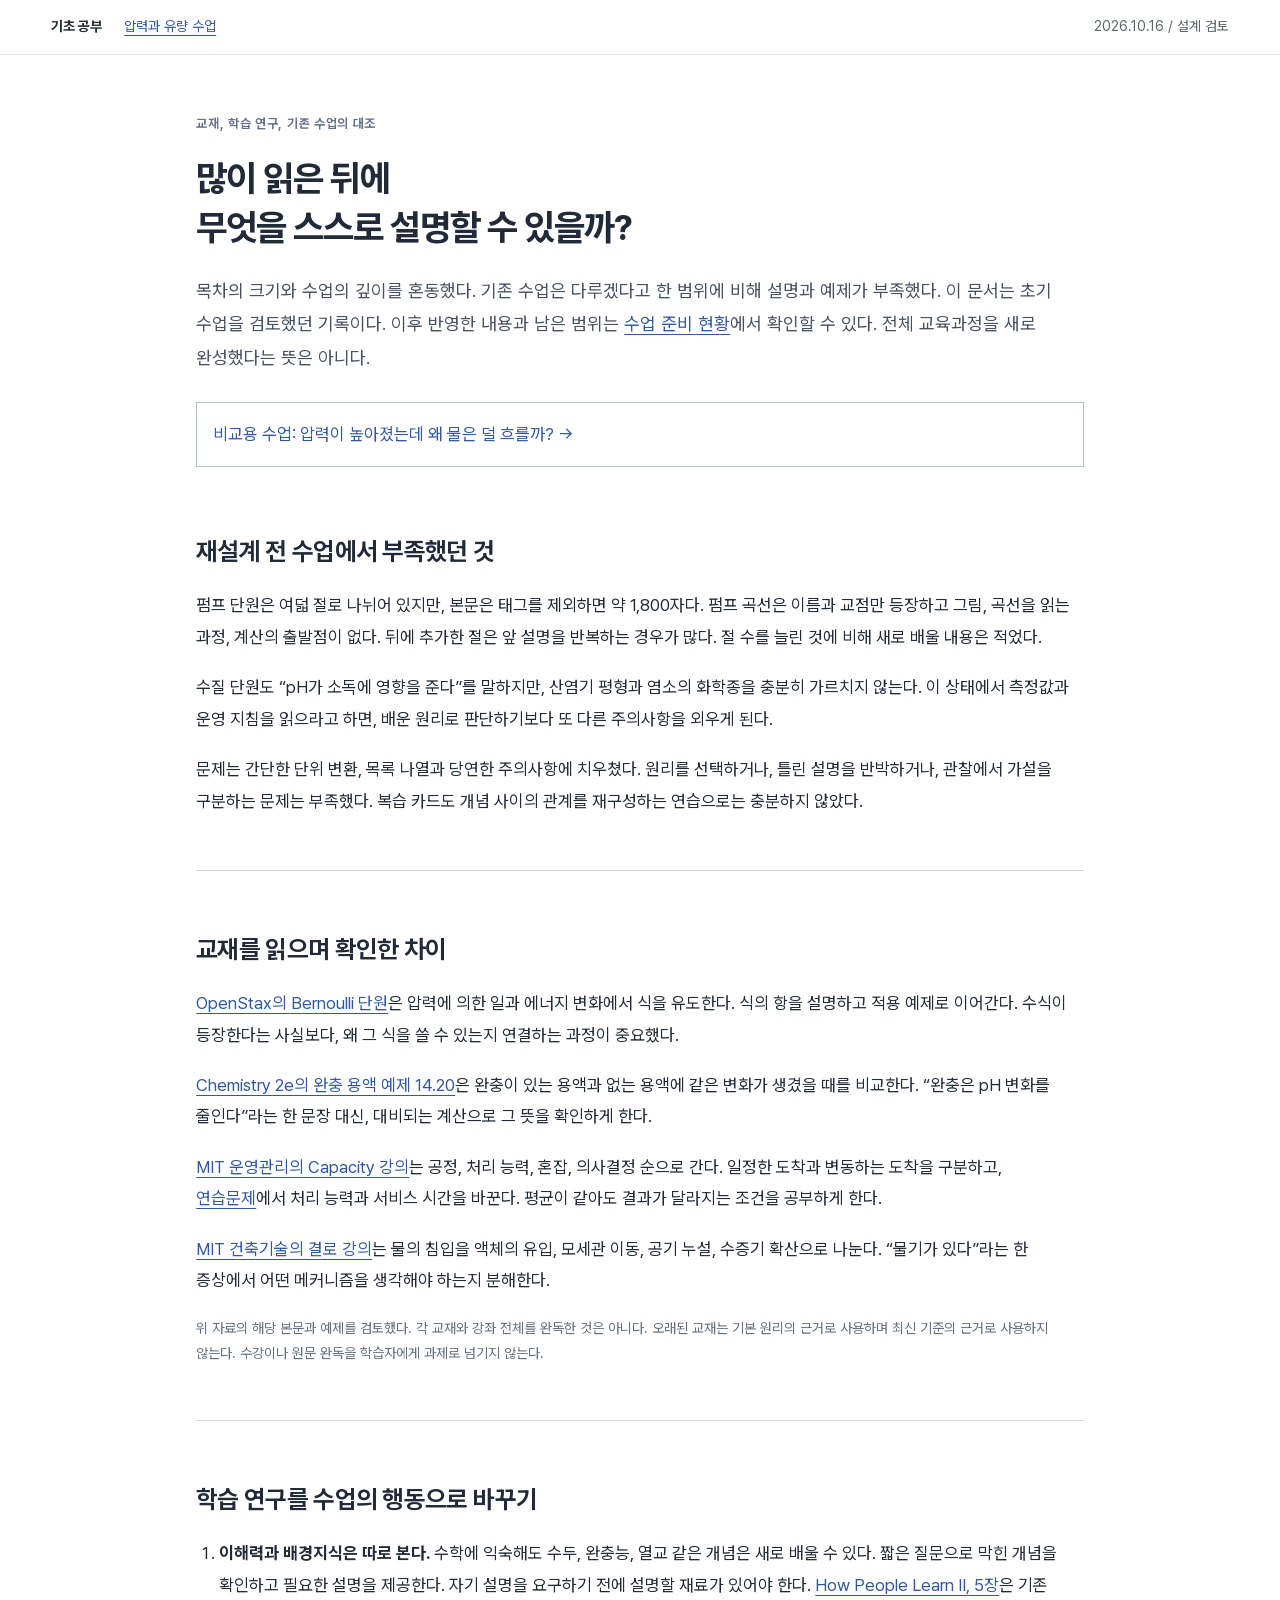
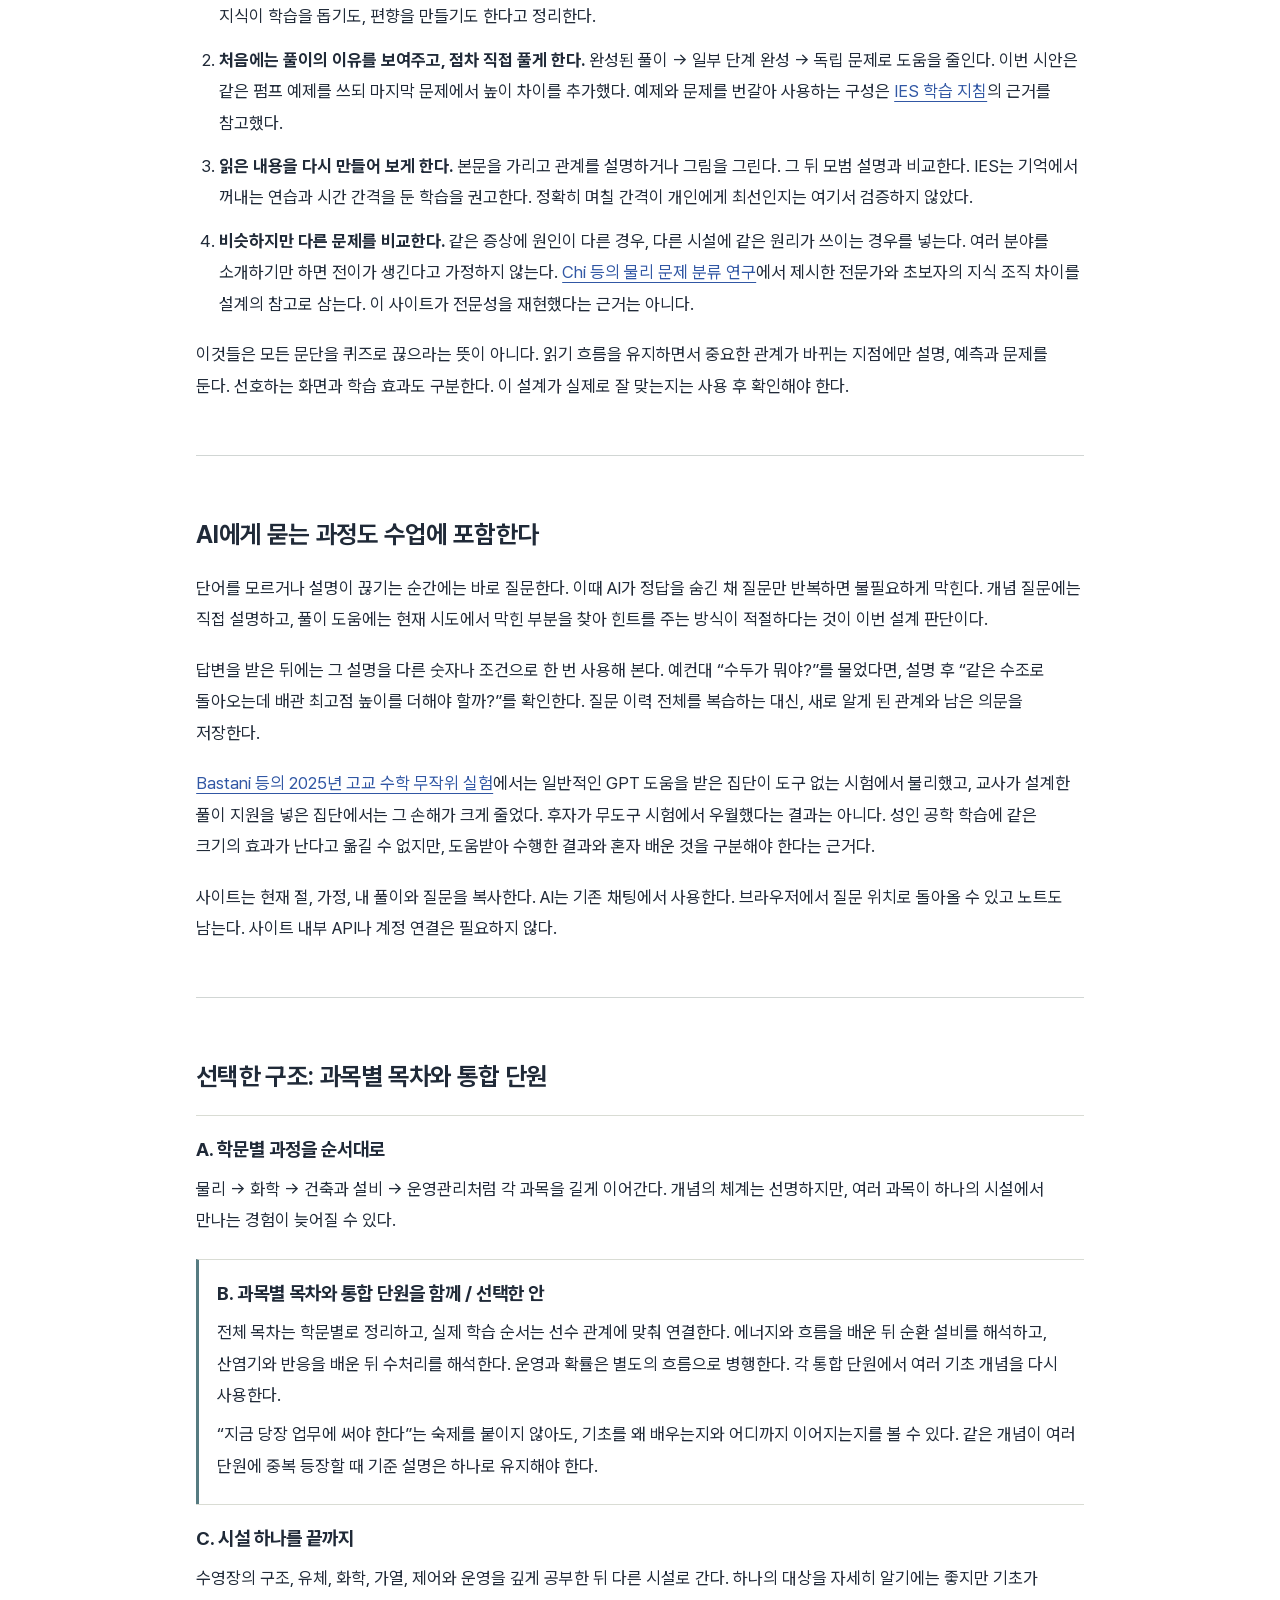
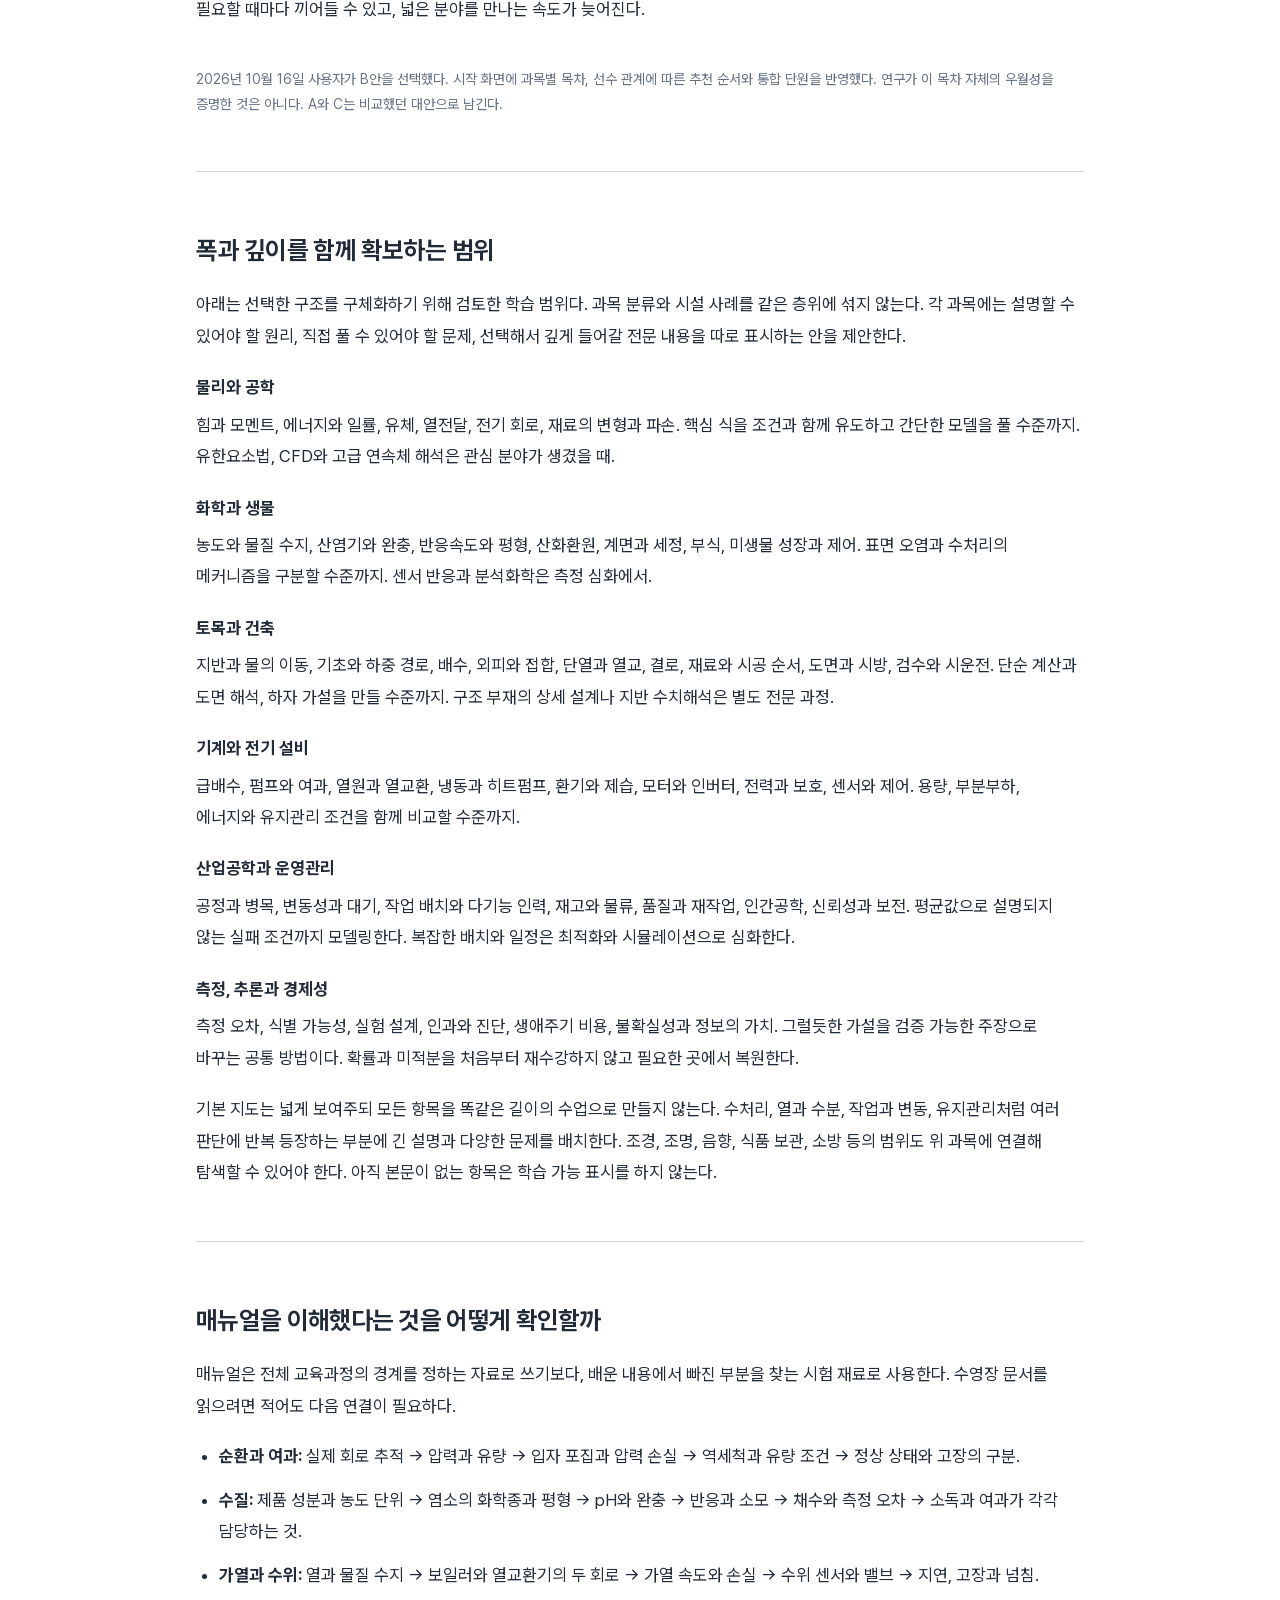
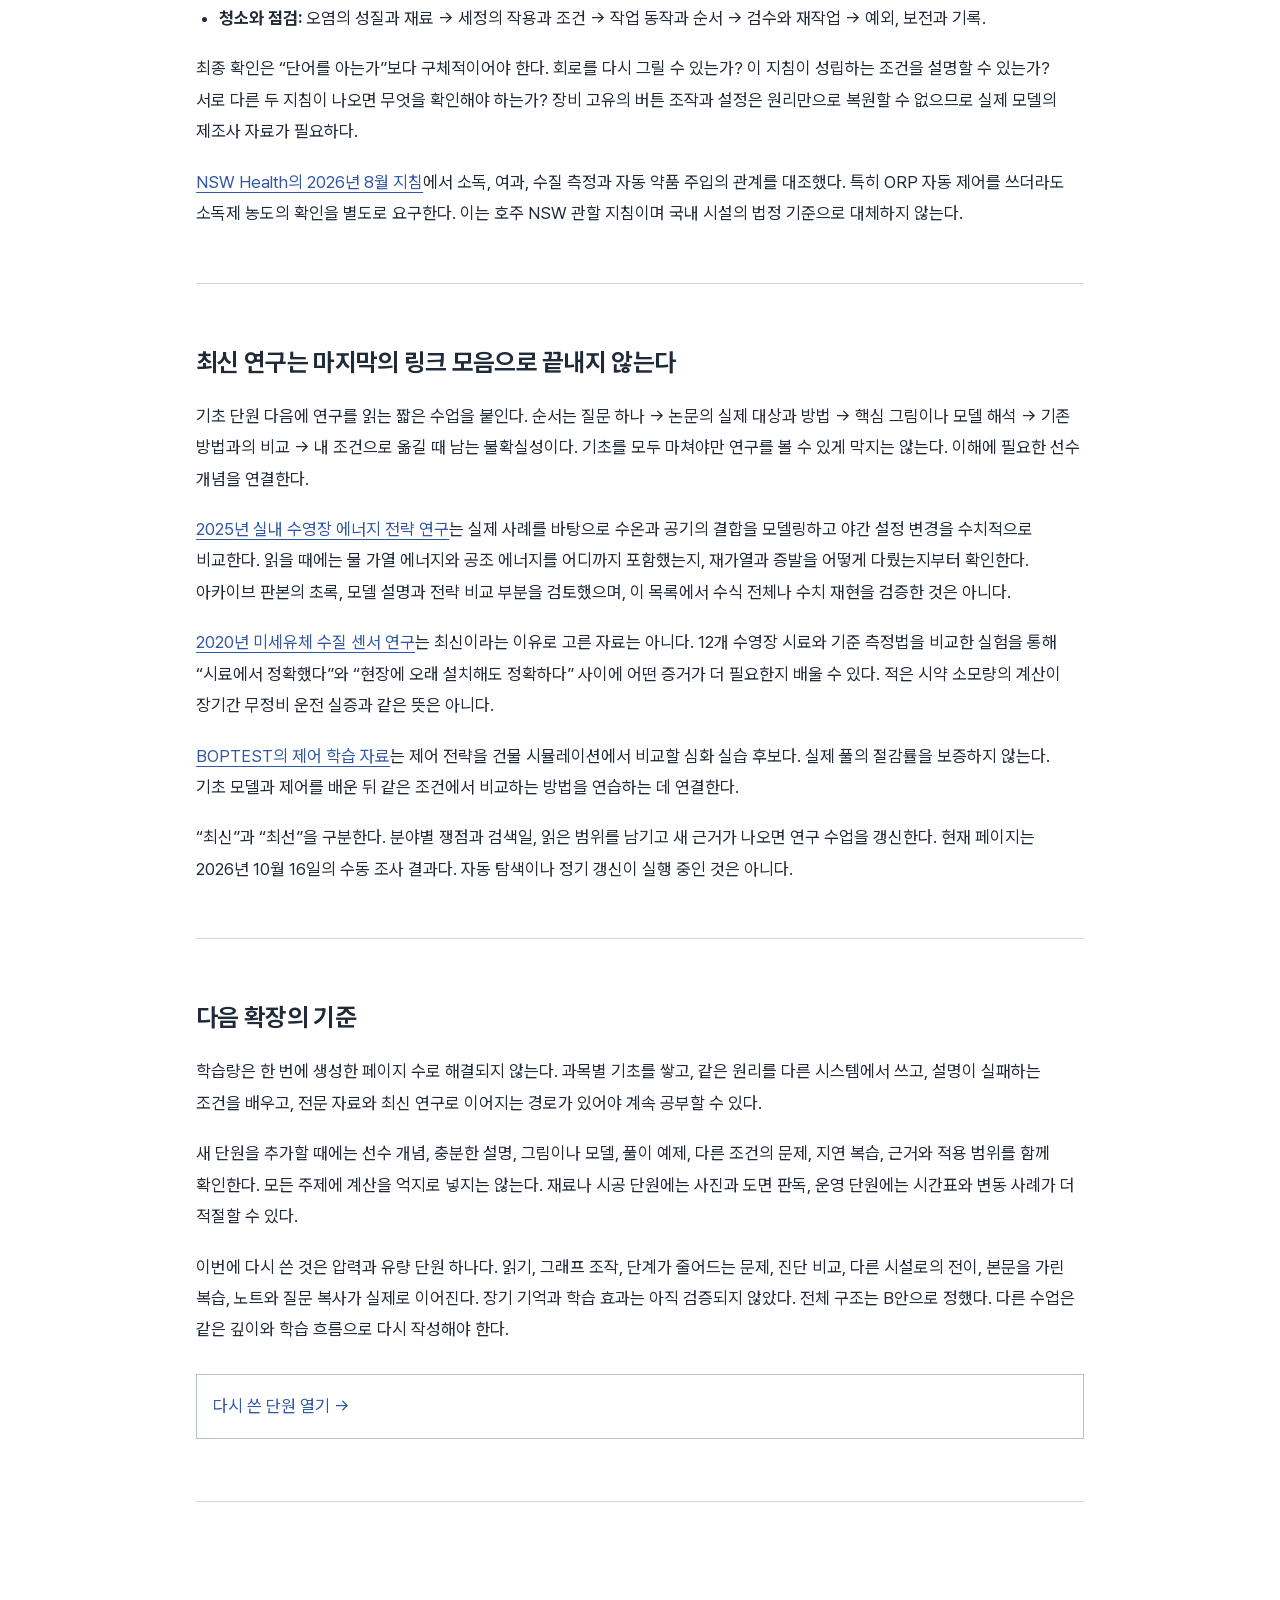
<file: rethink.html>
<!doctype html><html lang="ko"><head><meta charset="utf-8"><meta name="viewport" content="width=device-width,initial-scale=1"><title>수업을 다시 설계하기</title><link rel="icon" href="favicon.svg" type="image/svg+xml"><link rel="stylesheet" href="chapter.css"><link rel="stylesheet" href="reading.css?v=8"></head><body class="report"><header><a class="brand" href="./?page=home">기초 공부</a><a href="pressure.html">압력과 유량 수업</a><span class="edition">2026.10.16 / 설계 검토</span></header><main><p class="kicker">교재, 학습 연구, 기존 수업의 대조</p><h1>많이 읽은 뒤에<br>무엇을 스스로 설명할 수 있을까?</h1><p class="intro">목차의 크기와 수업의 깊이를 혼동했다. 기존 수업은 다루겠다고 한 범위에 비해 설명과 예제가 부족했다. 이 문서는 초기 수업을 검토했던 기록이다. 이후 반영한 내용과 남은 범위는 <a href="coverage.html">수업 준비 현황</a>에서 확인할 수 있다. 전체 교육과정을 새로 완성했다는 뜻은 아니다.</p><a class="endlink" href="pressure.html">비교용 수업: 압력이 높아졌는데 왜 물은 덜 흐를까? →</a>
<section><h2>재설계 전 수업에서 부족했던 것</h2><p>펌프 단원은 여덟 절로 나뉘어 있지만, 본문은 태그를 제외하면 약 1,800자다. 펌프 곡선은 이름과 교점만 등장하고 그림, 곡선을 읽는 과정, 계산의 출발점이 없다. 뒤에 추가한 절은 앞 설명을 반복하는 경우가 많다. 절 수를 늘린 것에 비해 새로 배울 내용은 적었다.</p><p>수질 단원도 “pH가 소독에 영향을 준다”를 말하지만, 산염기 평형과 염소의 화학종을 충분히 가르치지 않는다. 이 상태에서 측정값과 운영 지침을 읽으라고 하면, 배운 원리로 판단하기보다 또 다른 주의사항을 외우게 된다.</p><p>문제는 간단한 단위 변환, 목록 나열과 당연한 주의사항에 치우쳤다. 원리를 선택하거나, 틀린 설명을 반박하거나, 관찰에서 가설을 구분하는 문제는 부족했다. 복습 카드도 개념 사이의 관계를 재구성하는 연습으로는 충분하지 않았다.</p></section>
<section><h2>교재를 읽으며 확인한 차이</h2><p><a href="https://openstax.org/books/university-physics-volume-1/pages/14-6-bernoullis-equation">OpenStax의 Bernoulli 단원</a>은 압력에 의한 일과 에너지 변화에서 식을 유도한다. 식의 항을 설명하고 적용 예제로 이어간다. 수식이 등장한다는 사실보다, 왜 그 식을 쓸 수 있는지 연결하는 과정이 중요했다.</p><p><a href="https://openstax.org/books/chemistry-2e/pages/14-6-buffers">Chemistry 2e의 완충 용액 예제 14.20</a>은 완충이 있는 용액과 없는 용액에 같은 변화가 생겼을 때를 비교한다. “완충은 pH 변화를 줄인다”라는 한 문장 대신, 대비되는 계산으로 그 뜻을 확인하게 한다.</p><p><a href="https://ocw.mit.edu/courses/15-760b-introduction-to-operations-management-spring-2004/16dde953a29f89a4d2018361900ce886_lec3_capacity.pdf">MIT 운영관리의 Capacity 강의</a>는 공정, 처리 능력, 혼잡, 의사결정 순으로 간다. 일정한 도착과 변동하는 도착을 구분하고, <a href="https://ocw.mit.edu/courses/15-760b-introduction-to-operations-management-spring-2004/4181ae898cdf2e94f1d137d09dfe522f_lec3ex_capacity.pdf">연습문제</a>에서 처리 능력과 서비스 시간을 바꾼다. 평균이 같아도 결과가 달라지는 조건을 공부하게 한다.</p><p><a href="https://ocw.mit.edu/courses/4-401-introduction-to-building-technology-spring-2006/38b76361710981853ce61ff1a8f9c1be_lec7.pdf">MIT 건축기술의 결로 강의</a>는 물의 침입을 액체의 유입, 모세관 이동, 공기 누설, 수증기 확산으로 나눈다. “물기가 있다”라는 한 증상에서 어떤 메커니즘을 생각해야 하는지 분해한다.</p><p class="source-note">위 자료의 해당 본문과 예제를 검토했다. 각 교재와 강좌 전체를 완독한 것은 아니다. 오래된 교재는 기본 원리의 근거로 사용하며 최신 기준의 근거로 사용하지 않는다. 수강이나 원문 완독을 학습자에게 과제로 넘기지 않는다.</p></section>
<section><h2>학습 연구를 수업의 행동으로 바꾸기</h2><ol class="plain-list"><li><strong>이해력과 배경지식은 따로 본다.</strong> 수학에 익숙해도 수두, 완충능, 열교 같은 개념은 새로 배울 수 있다. 짧은 질문으로 막힌 개념을 확인하고 필요한 설명을 제공한다. 자기 설명을 요구하기 전에 설명할 재료가 있어야 한다. <a href="https://www.nationalacademies.org/read/24783/chapter/7">How People Learn II, 5장</a>은 기존 지식이 학습을 돕기도, 편향을 만들기도 한다고 정리한다.</li><li><strong>처음에는 풀이의 이유를 보여주고, 점차 직접 풀게 한다.</strong> 완성된 풀이 → 일부 단계 완성 → 독립 문제로 도움을 줄인다. 이번 시안은 같은 펌프 예제를 쓰되 마지막 문제에서 높이 차이를 추가했다. 예제와 문제를 번갈아 사용하는 구성은 <a href="https://ies.ed.gov/ncee/wwc/PracticeGuide/1">IES 학습 지침</a>의 근거를 참고했다.</li><li><strong>읽은 내용을 다시 만들어 보게 한다.</strong> 본문을 가리고 관계를 설명하거나 그림을 그린다. 그 뒤 모범 설명과 비교한다. IES는 기억에서 꺼내는 연습과 시간 간격을 둔 학습을 권고한다. 정확히 며칠 간격이 개인에게 최선인지는 여기서 검증하지 않았다.</li><li><strong>비슷하지만 다른 문제를 비교한다.</strong> 같은 증상에 원인이 다른 경우, 다른 시설에 같은 원리가 쓰이는 경우를 넣는다. 여러 분야를 소개하기만 하면 전이가 생긴다고 가정하지 않는다. <a href="https://onlinelibrary.wiley.com/doi/10.1207/s15516709cog0502_2">Chi 등의 물리 문제 분류 연구</a>에서 제시한 전문가와 초보자의 지식 조직 차이를 설계의 참고로 삼는다. 이 사이트가 전문성을 재현했다는 근거는 아니다.</li></ol><p>이것들은 모든 문단을 퀴즈로 끊으라는 뜻이 아니다. 읽기 흐름을 유지하면서 중요한 관계가 바뀌는 지점에만 설명, 예측과 문제를 둔다. 선호하는 화면과 학습 효과도 구분한다. 이 설계가 실제로 잘 맞는지는 사용 후 확인해야 한다.</p></section>
<section><h2>AI에게 묻는 과정도 수업에 포함한다</h2><p>단어를 모르거나 설명이 끊기는 순간에는 바로 질문한다. 이때 AI가 정답을 숨긴 채 질문만 반복하면 불필요하게 막힌다. 개념 질문에는 직접 설명하고, 풀이 도움에는 현재 시도에서 막힌 부분을 찾아 힌트를 주는 방식이 적절하다는 것이 이번 설계 판단이다.</p><p>답변을 받은 뒤에는 그 설명을 다른 숫자나 조건으로 한 번 사용해 본다. 예컨대 “수두가 뭐야?”를 물었다면, 설명 후 “같은 수조로 돌아오는데 배관 최고점 높이를 더해야 할까?”를 확인한다. 질문 이력 전체를 복습하는 대신, 새로 알게 된 관계와 남은 의문을 저장한다.</p><p><a href="https://www.pnas.org/doi/10.1073/pnas.2422633122">Bastani 등의 2025년 고교 수학 무작위 실험</a>에서는 일반적인 GPT 도움을 받은 집단이 도구 없는 시험에서 불리했고, 교사가 설계한 풀이 지원을 넣은 집단에서는 그 손해가 크게 줄었다. 후자가 무도구 시험에서 우월했다는 결과는 아니다. 성인 공학 학습에 같은 크기의 효과가 난다고 옮길 수 없지만, 도움받아 수행한 결과와 혼자 배운 것을 구분해야 한다는 근거다.</p><p>사이트는 현재 절, 가정, 내 풀이와 질문을 복사한다. AI는 기존 채팅에서 사용한다. 브라우저에서 질문 위치로 돌아올 수 있고 노트도 남는다. 사이트 내부 API나 계정 연결은 필요하지 않다.</p></section>
<section id="structure"><h2>선택한 구조: 과목별 목차와 통합 단원</h2><div class="option"><h3>A. 학문별 과정을 순서대로</h3><p>물리 → 화학 → 건축과 설비 → 운영관리처럼 각 과목을 길게 이어간다. 개념의 체계는 선명하지만, 여러 과목이 하나의 시설에서 만나는 경험이 늦어질 수 있다.</p></div><div class="option recommended"><h3>B. 과목별 목차와 통합 단원을 함께 / 선택한 안</h3><p>전체 목차는 학문별로 정리하고, 실제 학습 순서는 선수 관계에 맞춰 연결한다. 에너지와 흐름을 배운 뒤 순환 설비를 해석하고, 산염기와 반응을 배운 뒤 수처리를 해석한다. 운영과 확률은 별도의 흐름으로 병행한다. 각 통합 단원에서 여러 기초 개념을 다시 사용한다.</p><p>“지금 당장 업무에 써야 한다”는 숙제를 붙이지 않아도, 기초를 왜 배우는지와 어디까지 이어지는지를 볼 수 있다. 같은 개념이 여러 단원에 중복 등장할 때 기준 설명은 하나로 유지해야 한다.</p></div><div class="option"><h3>C. 시설 하나를 끝까지</h3><p>수영장의 구조, 유체, 화학, 가열, 제어와 운영을 깊게 공부한 뒤 다른 시설로 간다. 하나의 대상을 자세히 알기에는 좋지만 기초가 필요할 때마다 끼어들 수 있고, 넓은 분야를 만나는 속도가 늦어진다.</p></div><p class="source-note">2026년 10월 16일 사용자가 B안을 선택했다. 시작 화면에 과목별 목차, 선수 관계에 따른 추천 순서와 통합 단원을 반영했다. 연구가 이 목차 자체의 우월성을 증명한 것은 아니다. A와 C는 비교했던 대안으로 남긴다.</p></section>
<section><h2>폭과 깊이를 함께 확보하는 범위</h2><p>아래는 선택한 구조를 구체화하기 위해 검토한 학습 범위다. 과목 분류와 시설 사례를 같은 층위에 섞지 않는다. 각 과목에는 설명할 수 있어야 할 원리, 직접 풀 수 있어야 할 문제, 선택해서 깊게 들어갈 전문 내용을 따로 표시하는 안을 제안한다.</p>
<div class="field"><strong>물리와 공학</strong><p>힘과 모멘트, 에너지와 일률, 유체, 열전달, 전기 회로, 재료의 변형과 파손. 핵심 식을 조건과 함께 유도하고 간단한 모델을 풀 수준까지. 유한요소법, CFD와 고급 연속체 해석은 관심 분야가 생겼을 때.</p></div>
<div class="field"><strong>화학과 생물</strong><p>농도와 물질 수지, 산염기와 완충, 반응속도와 평형, 산화환원, 계면과 세정, 부식, 미생물 성장과 제어. 표면 오염과 수처리의 메커니즘을 구분할 수준까지. 센서 반응과 분석화학은 측정 심화에서.</p></div>
<div class="field"><strong>토목과 건축</strong><p>지반과 물의 이동, 기초와 하중 경로, 배수, 외피와 접합, 단열과 열교, 결로, 재료와 시공 순서, 도면과 시방, 검수와 시운전. 단순 계산과 도면 해석, 하자 가설을 만들 수준까지. 구조 부재의 상세 설계나 지반 수치해석은 별도 전문 과정.</p></div>
<div class="field"><strong>기계와 전기 설비</strong><p>급배수, 펌프와 여과, 열원과 열교환, 냉동과 히트펌프, 환기와 제습, 모터와 인버터, 전력과 보호, 센서와 제어. 용량, 부분부하, 에너지와 유지관리 조건을 함께 비교할 수준까지.</p></div>
<div class="field"><strong>산업공학과 운영관리</strong><p>공정과 병목, 변동성과 대기, 작업 배치와 다기능 인력, 재고와 물류, 품질과 재작업, 인간공학, 신뢰성과 보전. 평균값으로 설명되지 않는 실패 조건까지 모델링한다. 복잡한 배치와 일정은 최적화와 시뮬레이션으로 심화한다.</p></div>
<div class="field"><strong>측정, 추론과 경제성</strong><p>측정 오차, 식별 가능성, 실험 설계, 인과와 진단, 생애주기 비용, 불확실성과 정보의 가치. 그럴듯한 가설을 검증 가능한 주장으로 바꾸는 공통 방법이다. 확률과 미적분을 처음부터 재수강하지 않고 필요한 곳에서 복원한다.</p></div>
<p>기본 지도는 넓게 보여주되 모든 항목을 똑같은 길이의 수업으로 만들지 않는다. 수처리, 열과 수분, 작업과 변동, 유지관리처럼 여러 판단에 반복 등장하는 부분에 긴 설명과 다양한 문제를 배치한다. 조경, 조명, 음향, 식품 보관, 소방 등의 범위도 위 과목에 연결해 탐색할 수 있어야 한다. 아직 본문이 없는 항목은 학습 가능 표시를 하지 않는다.</p></section>
<section><h2>매뉴얼을 이해했다는 것을 어떻게 확인할까</h2><p>매뉴얼은 전체 교육과정의 경계를 정하는 자료로 쓰기보다, 배운 내용에서 빠진 부분을 찾는 시험 재료로 사용한다. 수영장 문서를 읽으려면 적어도 다음 연결이 필요하다.</p><ul class="plain-list"><li><strong>순환과 여과:</strong> 실제 회로 추적 → 압력과 유량 → 입자 포집과 압력 손실 → 역세척과 유량 조건 → 정상 상태와 고장의 구분.</li><li><strong>수질:</strong> 제품 성분과 농도 단위 → 염소의 화학종과 평형 → pH와 완충 → 반응과 소모 → 채수와 측정 오차 → 소독과 여과가 각각 담당하는 것.</li><li><strong>가열과 수위:</strong> 열과 물질 수지 → 보일러와 열교환기의 두 회로 → 가열 속도와 손실 → 수위 센서와 밸브 → 지연, 고장과 넘침.</li><li><strong>청소와 점검:</strong> 오염의 성질과 재료 → 세정의 작용과 조건 → 작업 동작과 순서 → 검수와 재작업 → 예외, 보전과 기록.</li></ul><p>최종 확인은 “단어를 아는가”보다 구체적이어야 한다. 회로를 다시 그릴 수 있는가? 이 지침이 성립하는 조건을 설명할 수 있는가? 서로 다른 두 지침이 나오면 무엇을 확인해야 하는가? 장비 고유의 버튼 조작과 설정은 원리만으로 복원할 수 없으므로 실제 모델의 제조사 자료가 필요하다.</p><p><a href="https://www.health.nsw.gov.au/environment/water/Publications/managing-pool-water-quality.pdf">NSW Health의 2026년 8월 지침</a>에서 소독, 여과, 수질 측정과 자동 약품 주입의 관계를 대조했다. 특히 ORP 자동 제어를 쓰더라도 소독제 농도의 확인을 별도로 요구한다. 이는 호주 NSW 관할 지침이며 국내 시설의 법정 기준으로 대체하지 않는다.</p></section>
<section id="research"><h2>최신 연구는 마지막의 링크 모음으로 끝내지 않는다</h2><p>기초 단원 다음에 연구를 읽는 짧은 수업을 붙인다. 순서는 질문 하나 → 논문의 실제 대상과 방법 → 핵심 그림이나 모델 해석 → 기존 방법과의 비교 → 내 조건으로 옮길 때 남는 불확실성이다. 기초를 모두 마쳐야만 연구를 볼 수 있게 막지는 않는다. 이해에 필요한 선수 개념을 연결한다.</p><p><a href="https://arxiv.org/abs/2512.02586">2025년 실내 수영장 에너지 전략 연구</a>는 실제 사례를 바탕으로 수온과 공기의 결합을 모델링하고 야간 설정 변경을 수치적으로 비교한다. 읽을 때에는 물 가열 에너지와 공조 에너지를 어디까지 포함했는지, 재가열과 증발을 어떻게 다뤘는지부터 확인한다. 아카이브 판본의 초록, 모델 설명과 전략 비교 부분을 검토했으며, 이 목록에서 수식 전체나 수치 재현을 검증한 것은 아니다.</p><p><a href="https://pmc.ncbi.nlm.nih.gov/articles/PMC7308966/">2020년 미세유체 수질 센서 연구</a>는 최신이라는 이유로 고른 자료는 아니다. 12개 수영장 시료와 기준 측정법을 비교한 실험을 통해 “시료에서 정확했다”와 “현장에 오래 설치해도 정확하다” 사이에 어떤 증거가 더 필요한지 배울 수 있다. 적은 시약 소모량의 계산이 장기간 무정비 운전 실증과 같은 뜻은 아니다.</p><p><a href="https://ibpsa.github.io/project1-boptest/training/">BOPTEST의 제어 학습 자료</a>는 제어 전략을 건물 시뮬레이션에서 비교할 심화 실습 후보다. 실제 풀의 절감률을 보증하지 않는다. 기초 모델과 제어를 배운 뒤 같은 조건에서 비교하는 방법을 연습하는 데 연결한다.</p><p>“최신”과 “최선”을 구분한다. 분야별 쟁점과 검색일, 읽은 범위를 남기고 새 근거가 나오면 연구 수업을 갱신한다. 현재 페이지는 2026년 10월 16일의 수동 조사 결과다. 자동 탐색이나 정기 갱신이 실행 중인 것은 아니다.</p></section>
<section><h2>다음 확장의 기준</h2><p>학습량은 한 번에 생성한 페이지 수로 해결되지 않는다. 과목별 기초를 쌓고, 같은 원리를 다른 시스템에서 쓰고, 설명이 실패하는 조건을 배우고, 전문 자료와 최신 연구로 이어지는 경로가 있어야 계속 공부할 수 있다.</p><p>새 단원을 추가할 때에는 선수 개념, 충분한 설명, 그림이나 모델, 풀이 예제, 다른 조건의 문제, 지연 복습, 근거와 적용 범위를 함께 확인한다. 모든 주제에 계산을 억지로 넣지는 않는다. 재료나 시공 단원에는 사진과 도면 판독, 운영 단원에는 시간표와 변동 사례가 더 적절할 수 있다.</p><p>이번에 다시 쓴 것은 압력과 유량 단원 하나다. 읽기, 그래프 조작, 단계가 줄어드는 문제, 진단 비교, 다른 시설로의 전이, 본문을 가린 복습, 노트와 질문 복사가 실제로 이어진다. 장기 기억과 학습 효과는 아직 검증되지 않았다. 전체 구조는 B안으로 정했다. 다른 수업은 같은 깊이와 학습 흐름으로 다시 작성해야 한다.</p><a class="endlink" href="pressure.html">다시 쓴 단원 열기 →</a></section></main></body></html>
</file>
<file: study.css>
:root{--bg:#fafbf8;--paper:#fff;--ink:#26382e;--muted:#66746a;--line:#dce2da;--green:#315944;--soft:#edf2eb;--rust:#a64e36;--sans:-apple-system,BlinkMacSystemFont,'Apple SD Gothic Neo','Noto Sans KR',sans-serif}*{box-sizing:border-box}body{margin:0;background:var(--bg);color:var(--ink);font:15px/1.75 var(--sans)}button,input,textarea{font:inherit;color:inherit}button,a,input,textarea{touch-action:manipulation}button{cursor:pointer;background:none;border:0;padding:0}a{color:var(--green);text-underline-offset:4px}button:focus-visible,a:focus-visible,input:focus-visible,textarea:focus-visible,summary:focus-visible{outline:2px solid #527f63;outline-offset:4px}button:hover{color:#8b4b34}h1,h2,h3,p{margin:0}h1{font-size:28px;font-weight:650;line-height:1.45;letter-spacing:-1px}h2{font-size:19px;letter-spacing:-.5px}h3{font-size:17px;margin:26px 0 10px}textarea{width:100%;border:1px solid #c8d2c5;border-radius:3px;background:#fff;padding:12px;line-height:1.8;resize:vertical}input[type=number]{width:130px;border:1px solid #bcc8ba;border-radius:3px;padding:9px 12px;background:white}label{display:block;font-size:13px;margin:16px 0 8px}summary{cursor:pointer;font-size:13px;color:var(--green);padding:7px 0}details p{margin:8px 0!important;font-size:14px}pre{font:12px/1.8 var(--sans);white-space:pre-wrap;overflow-wrap:anywhere}hr{border:0;border-top:1px solid var(--line);margin:24px 0}small{font-size:12px;color:var(--muted)}.skip{position:fixed;top:-100px;left:12px;z-index:100;background:white;padding:8px}.skip:focus{top:8px}.app-header{height:58px;border-bottom:1px solid var(--line);display:flex;gap:40px;align-items:center;padding:0 26px;background:var(--bg);position:sticky;top:0;z-index:20}.brand{font-size:15px;font-weight:650;display:flex;gap:10px;align-items:center;white-space:nowrap}.brand-mark{font-family:serif;width:27px;height:27px;background:var(--green);color:white;font-weight:400;display:grid;place-items:center;line-height:1}.app-header nav{display:flex;height:100%;gap:27px;align-items:center}.app-header nav button{height:100%;font-size:13px;color:var(--muted);border-bottom:2px solid transparent}.app-header nav button.active{border-color:var(--green);color:var(--ink)}#save-state{margin-left:auto;font-size:11px;color:var(--muted)}.text-button{font-size:12px;color:var(--muted);text-decoration:underline;text-underline-offset:4px}.count{display:inline-block;background:#e6ede3;min-width:19px;padding:0 5px;margin-left:6px;font-size:10px;border-radius:9px;line-height:19px}.page-grid{display:grid;grid-template-columns:208px minmax(0,1fr);max-width:1500px;margin:auto}.rail{border-right:1px solid var(--line);padding:27px 20px;position:sticky;top:58px;height:calc(100vh - 58px);overflow:auto;display:flex;flex-direction:column;gap:5px}.rail-label{font-size:10px;letter-spacing:.08em;color:var(--muted);margin-bottom:10px}.rail>button,.rail nav button{display:flex;align-items:baseline;gap:8px;text-align:left;font-size:12px;line-height:1.6;padding:9px 8px;border-radius:3px;width:100%}.rail button.selected{color:var(--green);background:var(--soft);font-weight:600}.rail-num{color:#798b7b;font-size:10px;min-width:17px}.rail-bottom{margin-top:auto;padding-top:32px;color:var(--muted);font-size:11px}.rail-bottom button,.rail-bottom a{display:block;font-size:11px;margin-top:12px;text-align:left}.page-main{max-width:1100px;padding:30px 40px 70px;width:100%}.page-heading{margin-bottom:22px}.eyebrow{font-size:11px;color:var(--muted);margin-bottom:9px}.page-heading p{font-size:14px;color:var(--muted);margin-top:10px}.primary,.secondary{display:inline-flex;align-items:center;justify-content:center;gap:8px;padding:10px 16px;border-radius:3px;font-size:13px;line-height:1.5;border:1px solid var(--green);min-height:40px}.primary{background:var(--green);color:white}.primary:hover{background:#264a37;color:white}.secondary{background:white;border-color:#c6d0c2}.start-strip{display:flex;align-items:center;justify-content:space-between;gap:24px;border-top:1px solid #b9c9b4;border-bottom:1px solid #b9c9b4;background:#f0f4ed;padding:20px 22px;margin-bottom:15px}.start-strip b{font-size:15px;display:block}.start-strip span{font-size:12px;color:var(--muted);display:block;margin-top:4px}.start-strip button{flex-shrink:0}.scope-line{display:flex;justify-content:space-between;gap:20px;font-size:11px;color:var(--muted);margin-bottom:26px}.course-section{margin-bottom:32px}.course-heading{display:flex;gap:14px;align-items:baseline;margin-bottom:8px}.course-index{font:20px/1.5 Georgia,serif;color:#80917e}.course-heading p{font-size:12px;color:var(--muted);margin-top:3px}.scope{margin:8px 0 12px}.scope summary{font-size:11px}.scope p{font-size:12px}.unit-list{border-top:1px solid #bfcabd}.unit-row{display:flex;align-items:center;width:100%;text-align:left;border-bottom:1px solid var(--line);padding:12px 5px;gap:16px;font-size:13px}.unit-row:hover{background:#f0f4ed}.unit-code{font-size:11px;color:var(--muted);min-width:34px;font-variant-numeric:tabular-nums}.unit-name{flex:1}.unit-name small{display:block;margin-top:3px;font-size:11px;color:var(--muted)}.unit-status{font-size:10px;color:var(--muted);white-space:nowrap}.unit-row.ready .unit-name{font-weight:600}.unit-row.ready .unit-status{color:var(--green)}.sequence-note{padding-top:20px;border-top:1px solid var(--line);font-size:13px}.sequence-note p{margin-top:8px;color:var(--muted)}.study-grid{display:grid;grid-template-columns:188px minmax(400px,1fr) 340px;max-width:1560px;margin:auto;min-height:calc(100vh - 58px)}.lesson-rail h2{font-size:15px;line-height:1.6;margin-bottom:18px}.lesson-rail .back-link{padding:0;margin-bottom:24px;color:var(--muted);font-size:11px}.lesson-rail .rail-label{font-size:10px;margin-bottom:6px}.lesson-rail nav button{margin-bottom:6px;padding:9px 7px}.lesson-rail nav button small{margin-left:auto;font-size:10px}.lesson-main{min-width:0;padding:25px 34px 44px;background:white}.reader-meta{display:flex;justify-content:space-between;color:var(--muted);font-size:11px;margin-bottom:10px}.lesson-main h1{font-size:25px;margin-bottom:22px}.unit-purpose{border-left:2px solid #8da68a;padding-left:15px;margin:-5px 0 24px;font-size:13px;color:var(--muted)}.unit-purpose details{margin-top:5px}.unit-purpose summary{font-size:11px}.prose{font-size:15px;line-height:1.95;word-break:keep-all;overflow-wrap:break-word}.prose p{margin:0 0 18px}.prose strong{font-weight:650}.prose em{font-style:normal;text-decoration:underline;text-underline-offset:4px}.prose h3{margin-top:28px}.equation{font:22px/1.8 Georgia,'Times New Roman',serif;padding:14px 18px;margin:18px 0;background:#f5f7f3;border-left:2px solid #a7b8a0;overflow-wrap:anywhere}.equation small{display:block;font:11px/1.8 var(--sans);color:var(--muted);margin-top:6px}.example{padding:17px 19px;border:1px solid var(--line);margin:22px 0;font-size:14px;background:#fcfcf8}.example>b{display:block;font-size:12px;color:var(--green);margin-bottom:10px}.example p:last-child{margin-bottom:0}.example ol{padding-left:20px;margin:5px 0}.example li{margin:9px 0}.prose details{border-top:1px solid var(--line);border-bottom:1px solid var(--line);padding:8px 0;margin:22px 0}.prose details p{font-size:14px;padding:0 8px}.flow-figure{display:flex;align-items:center;justify-content:center;gap:14px;margin:24px 0 26px;font-size:12px;text-align:center}.flow-figure>div{display:flex;flex-direction:column;gap:8px;border:1px dashed #86a080;min-width:170px;padding:20px 12px;background:#f4f7f0}.flow-figure b{font-size:10px;color:var(--muted);font-weight:400}.flow-figure strong{font-size:16px}.field{border-left:3px solid #a78665;background:#f8f5ef;padding:15px 18px;margin:24px 0;font-size:14px}.field span{display:block;color:#866748;font-size:11px;margin-bottom:8px}.field p:last-child{margin:0}.contrast{display:grid;grid-template-columns:1fr 1fr;gap:18px;margin:20px 0}.contrast>div{border-top:1px solid #aebfaa;padding-top:12px;font-size:14px}.contrast b{font-size:13px}.contrast p{margin-top:7px}.compare-table{border-top:1px solid var(--line);margin:22px 0;font-size:13px}.compare-table>div{display:grid;grid-template-columns:1fr 1fr;gap:12px;border-bottom:1px solid var(--line);padding:9px 10px}.compare-table>div:first-child{background:var(--soft)}.pause-question{border-top:1px solid var(--line);padding-top:22px;margin-top:30px}.pause-question p{font-size:14px;line-height:1.9}.pause-question .eyebrow{color:var(--rust)}.pause-question details{margin-top:10px}.reading-actions{display:flex;justify-content:space-between;gap:20px;margin-top:22px}.lesson-footer{display:flex;align-items:center;justify-content:space-between;gap:20px;margin-top:28px;padding-top:22px;border-top:1px solid var(--line)}.lesson-footer>button:not(.primary):not(.secondary){font-size:12px}.progress-track{height:3px;background:#dce4d7;margin-top:8px}.progress-track i{height:3px;background:#77926e;display:block}.workspace{background:#f1f4ed;border-left:1px solid var(--line);padding:18px 22px;position:sticky;top:58px;height:calc(100vh - 58px);overflow:auto;min-width:0}.workspace-head{display:flex;justify-content:space-between;align-items:center;margin-bottom:13px}.workspace-head b{font-size:12px;font-weight:600}.workspace-head button{font-size:21px;color:var(--muted)}.workspace.collapsed .workspace-content{display:none}.work-tabs{display:flex;gap:17px;border-bottom:1px solid #cfd9c8;margin-bottom:18px}.work-tabs button{font-size:11px;padding:0 0 9px;border-bottom:2px solid transparent;white-space:nowrap;color:var(--muted)}.work-tabs button.active{color:var(--ink);border-color:var(--green)}.note-context{font-size:11px;color:var(--muted);margin-bottom:17px}.notebook{border:0;padding:0;min-height:310px;line-height:30px;background:repeating-linear-gradient(transparent 0,transparent 29px,#d6dfce 30px);font-size:14px}.note-tools{display:flex;justify-content:space-between;gap:10px;margin-top:12px;font-size:10px;color:var(--muted)}.note-tools button{font-size:11px}.note-prompts{margin-top:25px}.note-prompts summary{font-size:11px}.note-prompts p{font-size:12px!important;color:var(--muted)}.workspace-foot{font-size:10px;color:#778571;border-top:1px solid #d6dfce;margin-top:28px;padding-top:14px}.work-body>p{font-size:13px}.muted{font-size:12px;color:var(--muted);line-height:1.85}.work-body textarea:not(.notebook){font-size:12px;background:#fafcf8}.work-body label{font-size:11px}.work-body details{margin:15px 0}.work-body summary{font-size:11px}.work-body pre{max-height:250px;overflow:auto}.selection{border-left:2px solid #9aac90;padding:7px 10px;font-size:12px;margin:16px 0;white-space:pre-wrap;max-height:180px;overflow:auto;color:var(--muted)}.full{width:100%;margin-top:12px}.lab-intro b{font-size:12px;display:block}.lab-intro span{font-size:10px;color:var(--muted);display:block;margin-top:4px}.plot-legend{display:flex;gap:20px;font-size:10px;color:var(--muted);margin:18px 0 0}.plot-legend span:before{content:'';display:inline-block;width:12px;border-top:2px dashed #9aa5a0;margin-right:6px;vertical-align:middle}.plot-legend span:last-child:before{border-top:2px solid var(--rust)}#lab-plot svg{width:100%;display:block}.lab-metrics{display:flex;gap:32px;padding:14px 0;border-top:1px solid var(--line);border-bottom:1px solid var(--line);margin-bottom:15px}.lab-metrics small{display:block;font-size:10px}.lab-metrics b{font:23px Georgia,serif}.lab-metrics em{font:11px var(--sans);margin-left:5px}.slider-label{display:flex;flex-wrap:wrap;justify-content:space-between;gap:8px;font-size:11px}.slider-label input{width:100%;accent-color:var(--green)}.target-label{display:flex;align-items:center;gap:9px}.target-label input{width:70px;padding:5px 8px;font-size:12px}.target-result{font-size:11px;margin:10px 0 16px}.target-result span{font-size:13px}.problem-index{display:flex;gap:9px;margin-bottom:24px}.problem-index button{width:33px;height:30px;border:1px solid var(--line);font-size:12px}.problem-index button.active{background:var(--soft);border-color:var(--green)}.problem-prompt{font-size:17px;line-height:1.9;margin-bottom:22px;word-break:keep-all}.answer-line{display:flex;gap:12px;align-items:center;margin-bottom:15px}.answer-line input{font-size:20px}#answer-form .primary{margin-top:12px}.help-actions{display:flex;flex-wrap:wrap;gap:22px;margin-top:23px}.help-actions button{font-size:12px;color:var(--muted);text-decoration:underline;text-underline-offset:4px}.feedback{padding:12px 15px;margin-top:18px;font-size:13px;border-left:2px solid}.correct{background:#edf5eb;border-color:#5c8254}.wrong{background:#fbf2ec;border-color:#b87852}.neutral{background:#f3f4ef}.hint{margin-top:20px;padding:14px 17px;background:#f8f7ef;font-size:13px}.hint b{font-size:11px}.hint p{margin-top:5px}.solution{padding:20px;border:1px solid var(--line);background:#f7f9f3;margin-top:24px;font-size:14px}.solution h2{font-size:14px;margin-bottom:12px}.solution ul{padding-left:20px;font-size:12px}.self-grade{display:flex;flex-wrap:wrap;gap:10px;font-size:11px;align-items:center}.self-grade button{padding:5px 8px;border:1px solid #c5d0bf}.self-grade button.active{background:var(--green);color:white}.practice-note{font-size:11px;color:var(--muted);margin-top:20px}.summary-numbers{display:flex;gap:20px;margin:22px 0}.summary-numbers dt{font-size:11px}.summary-numbers dd{font-size:22px;margin:4px 0 0}.button-row{display:flex;flex-wrap:wrap;gap:12px;margin-top:18px;align-items:center}.button-row>button:not(.primary):not(.secondary){border:1px solid #bdc9b7;padding:9px 12px;font-size:12px;border-radius:3px}.review-question{font-size:20px;max-width:750px;margin:22px 0;line-height:1.8}#review-answer{max-width:760px;display:block;margin-bottom:18px}.review-footer{display:flex;gap:25px;flex-wrap:wrap;margin-top:30px;font-size:11px;color:var(--muted)}.review-footer button{color:var(--green)}.scheduled{margin-top:28px}.scheduled>div{display:flex;justify-content:space-between;gap:20px;padding:14px 0;border-bottom:1px solid var(--line);font-size:13px}.scheduled small{white-space:nowrap}.record-unit{padding:22px 0;border-top:1px solid var(--line)}.record-unit h2{font-size:18px;margin-bottom:8px}.record-unit .text-button{margin-top:15px}.saved-note{margin:18px 0;padding:13px 17px;background:#f0f4ec;border-left:2px solid #a5ba9b}.saved-note button,.saved-note b{font-size:12px;font-weight:500}.saved-note p{white-space:pre-wrap;overflow-wrap:anywhere;font-size:14px;margin-top:7px}dialog{padding:0;border:1px solid #c3cfbd;border-radius:5px;width:600px;max-width:calc(100vw - 30px);max-height:calc(100vh - 50px);color:var(--ink);background:#fff;box-shadow:0 18px 70px #1b332025}dialog::backdrop{background:#15291b50}.dialog-head{display:flex;align-items:center;justify-content:space-between;padding:18px 23px;border-bottom:1px solid var(--line)}.dialog-head h2{font-size:18px}.dialog-head button{font-size:24px}.dialog-content{padding:23px;font-size:14px}.dialog-content p{margin-bottom:16px}.dialog-content h3{font-size:14px}.copy-fallback{height:300px;font-size:12px}#notice{position:fixed;bottom:22px;left:50%;transform:translateX(-50%);background:#263d2e;color:#fff;padding:12px 18px;max-width:calc(100vw - 30px);font-size:12px;z-index:100;border-radius:3px}#main:focus{outline:0}
@media(min-width:1450px){.study-grid{grid-template-columns:205px minmax(0,1fr) 370px}.lesson-main{padding:30px 45px}.prose{font-size:16px;line-height:1.95}.workspace{padding:22px 26px}}
@media(max-width:1100px){.study-grid{grid-template-columns:155px minmax(350px,1fr) 300px}.rail{padding:24px 12px}.lesson-main{padding:24px}.workspace{padding:18px 16px}.work-tabs{gap:12px}.work-tabs button{font-size:10px}.lesson-main h1{font-size:23px}.page-grid{grid-template-columns:180px 1fr}.page-main{padding:26px}.app-header{gap:28px}}
@media(max-width:900px){.study-grid{grid-template-columns:minmax(0,1fr) 320px}.lesson-rail{display:none}.app-header{gap:25px;padding:0 18px}.app-header nav{gap:20px}#save-state{display:none}.app-header>.text-button{margin-left:auto}.page-grid{grid-template-columns:155px 1fr}.rail>button{font-size:11px}.scope-line{flex-direction:column;gap:3px}.start-strip{padding:17px;gap:16px}.start-strip span{font-size:11px}.start-strip .primary{font-size:12px;padding:9px 12px}.page-heading h1{font-size:25px}}
@media(max-width:700px){.app-header{height:53px;padding:0 15px;gap:20px}.brand{font-size:13px;gap:7px}.brand-mark{width:23px;height:23px}.app-header nav{gap:16px}.app-header nav button{font-size:12px}.app-header>.text-button{font-size:10px}.count{margin-left:3px}.page-grid{display:block}.page-grid>.rail{height:auto;position:static;display:flex;flex-direction:row;overflow:auto;border-right:0;border-bottom:1px solid var(--line);gap:10px;padding:10px 15px}.page-grid>.rail>button{width:auto;white-space:nowrap;font-size:11px;padding:5px 7px}.page-grid>.rail .rail-label,.page-grid>.rail .rail-bottom,.page-grid>.rail .rail-num{display:none}.page-main{padding:24px 20px 55px}.page-heading h1{font-size:24px}.start-strip{align-items:start;flex-direction:column;gap:12px}.start-strip span{font-size:12px}.unit-row{gap:10px;font-size:12px}.unit-name small{font-size:10px}.unit-status{font-size:9px}.course-heading h2{font-size:18px}.study-grid{display:flex;flex-direction:column}.lesson-main{padding:24px 22px 35px}.lesson-main h1{font-size:25px}.prose{font-size:15px}.workspace{height:auto;position:static;padding:22px;border-left:0;border-top:1px solid var(--line)}.work-tabs{gap:25px}.work-tabs button{font-size:12px}.notebook{min-height:180px}.workspace-foot{margin-top:20px}.flow-figure{gap:8px;font-size:10px}.flow-figure>div{min-width:140px;padding:16px 9px}.equation{font-size:20px;padding:13px}.contrast{gap:14px}.contrast p{font-size:13px}.lesson-footer{gap:12px}.lesson-footer .primary{font-size:12px}.reading-actions{gap:16px}.reading-actions button{font-size:11px}.review-question{font-size:18px}.summary-numbers{gap:15px}.summary-numbers dt{font-size:10px}.scheduled>div{font-size:12px}.notebook{background-color:#f1f4ed}.workspace.collapsed .workspace-content{display:block}.workspace-head button{display:none}}
@media(prefers-reduced-motion:reduce){*{scroll-behavior:auto!important}}
.mobile-toc{display:none;margin-right:16px;font-size:11px;text-decoration:underline}.toc-row{display:block;width:100%;padding:13px 0;text-align:left;border-bottom:1px solid var(--line);font-size:13px}@media(max-width:900px){.mobile-toc{display:inline-block}}
.basic-field{display:flex;justify-content:space-between;gap:10px;align-items:center;margin:18px 0!important}.basic-field span{display:flex;gap:6px;align-items:center;font-size:10px}.basic-field input{width:86px;padding:6px 8px;font-size:13px}.basic-result{margin:24px 0;padding:18px 0;border-top:1px solid #cbd6c4;border-bottom:1px solid #cbd6c4}.basic-result small,.basic-result b{display:block}.basic-result b{font-size:22px;font-weight:500;margin:3px 0 13px}.basic-result p{font-size:12px;color:var(--muted)}
/* V4 learning map: dense hierarchy without decorative cards. */
.rail-gap{margin-top:20px}
.pool-course{border-top:2px solid #80917e;padding-top:20px}
.pool-intro{background:#edf2eb;border-left:3px solid #80917e;padding:14px 18px;margin:13px 0 24px;font-size:13px;line-height:1.7}
.pool-intro p{margin:5px 0}
.pool-stage{margin-top:22px}
.pool-stage h3{font-size:15px;display:flex;gap:12px;align-items:baseline;margin-bottom:8px}
.pool-stage h3 span{font:15px Georgia,serif;color:#71836f}
.pool-stage .unit-row{padding:10px 6px}
.pool-stage .unit-code{min-width:38px}
.map-intro{border-top:1px solid var(--line);padding-top:26px;margin-top:30px;margin-bottom:18px}
.map-intro h2{font-size:23px;margin:0 0 6px}
.map-intro p{font-size:13px;color:var(--muted)}
.map-section{border-top:1px solid var(--line);padding-top:20px;margin-bottom:26px}
.map-tracks{display:grid;grid-template-columns:repeat(2,minmax(0,1fr));gap:9px;margin-top:14px}
.map-track{border:1px solid var(--line);background:#fbfcf9}
.map-track summary{padding:12px 14px;display:flex;justify-content:space-between;gap:12px;cursor:pointer;list-style:none;font-size:13px}
.map-track summary::-webkit-details-marker{display:none}
.map-track summary:after{content:'+';color:#748574}
.map-track[open] summary:after{content:'−'}
.map-track summary span{font-size:10px;color:var(--muted);white-space:nowrap;margin-left:auto}
.map-track-body{border-top:1px solid var(--line);padding:10px 14px 14px}
.map-track-body ol{margin:0 0 8px;padding-left:22px;display:grid;gap:5px;font-size:12px;line-height:1.5}
.map-links{display:flex;flex-wrap:wrap;gap:5px;margin-top:12px}
.map-links button{font-size:11px;text-align:left;background:#edf2eb;padding:5px 8px;border-radius:3px}
.planned-label{font-size:10px;color:var(--muted);margin-top:10px}
.research-shelf{border-top:1px solid var(--line);padding-top:22px}
.research-grid{display:grid;grid-template-columns:repeat(2,minmax(0,1fr));gap:1px;background:var(--line);border:1px solid var(--line);margin-top:15px}
.research-grid article{background:#fbfcf9;padding:16px 18px}
.research-grid small{font-size:10px;color:#5a715c}
.research-grid h3{font-size:15px;margin:8px 0 5px}
.research-grid p{font-size:12px;line-height:1.6;margin:5px 0}
.research-grid .research-limit{color:#756f62}
.research-grid a{font-size:11px;text-decoration:underline}
.research-follow{font-size:11px;color:var(--muted);margin-top:12px}
@media(max-width:760px){.map-tracks,.research-grid{grid-template-columns:1fr}.scope-line{display:block}.pool-intro{padding:12px}.map-track summary span{white-space:normal}}

/* Subject curriculum and integrated units, 2026-10-16. */
.start-strip a.primary{text-decoration:none;white-space:nowrap}.course-status{font-size:14px;color:#59635e;line-height:1.8;margin:18px 0 25px}.resume-draft{font-size:14px}.resume-draft button{border:0;background:transparent;text-decoration:underline;color:#315c54}.learning-route{padding-left:24px;max-width:800px}.learning-route li{padding:8px 0 12px 8px}.learning-route p{margin:7px 0;line-height:1.8;color:#505954}.subject-detail{border-top:1px solid #d6d9d0}.subject-detail:last-child{border-bottom:1px solid #d6d9d0}.subject-detail summary{display:flex;gap:18px;align-items:center;cursor:pointer;padding:20px 4px;list-style:none}.subject-detail summary>span{font-size:13px;color:#6b766f}.subject-detail summary strong{font-size:19px}.subject-detail summary small{margin-left:auto;color:#64726a}.subject-detail[open] summary{background:#eef0e9}.subject-body{padding:8px 26px 25px;line-height:1.85}.subject-body>p{font-size:15px}.chapter-line{padding:7px 0;border-bottom:1px solid #e5e6df}.chapter-line h3{font-size:16px;margin:8px 0}.chapter-line p{font-size:15px;color:#525d55;margin:7px 0 12px}.depth-note{background:#eef0e9;padding:15px}.integrated-unit{padding:22px 0;border-top:1px solid #d6d9d0;line-height:1.8}.integrated-unit h3{font-size:21px;margin:0 0 10px}.integrated-unit p{margin:10px 0;font-size:15px}.integrated-unit .case-question{font-size:18px;color:#293e36}.integrated-unit details{margin-top:20px}.integrated-unit summary{cursor:pointer;font-size:14px;color:#526159}.draft-links{display:grid;grid-template-columns:1fr 1fr;gap:6px}.draft-links button{text-align:left;border:1px solid #d5dcd2;background:transparent;padding:10px;color:#365c4d;font:inherit;font-size:14px;cursor:pointer}@media(max-width:650px){.subject-body{padding:8px 8px 22px}.subject-detail summary{gap:10px}.subject-detail summary strong{font-size:17px}.draft-links{grid-template-columns:1fr}.start-strip a.primary{white-space:normal}}
</file>
<file: home.css>
@font-face{font-family:Pretendard;src:url('assets/PretendardVariable.woff2') format('woff2');font-weight:45 920;font-display:swap}:root{--sans:Pretendard,-apple-system,BlinkMacSystemFont,sans-serif;--bg:#fff;--paper:#fff;--ink:#202a38;--muted:#657084;--line:#e3e7ed;--green:#315bd6;--soft:#eef3fc}body{font:16px/1.75 var(--sans);word-break:keep-all;overflow-wrap:break-word}h1{font-size:30px;letter-spacing:-.8px;font-weight:720}h2{font-weight:650}.app-header{height:66px;background:#fff;padding-inline:28px}.brand{font-size:16px}.app-header nav button{font-size:14px}.page-grid{max-width:1480px;grid-template-columns:230px minmax(0,1fr)}.rail{top:66px;height:calc(100vh - 66px);padding:30px 18px;background:#fbfcfe}.rail-label{font-size:12px;letter-spacing:0;color:#7c8797}.rail>button{font-size:14px;padding:10px 12px}.rail>button.selected{background:#eaf0fc;color:#315bd6;font-weight:600}.rail-bottom a{font-size:12px}.page-main{padding:38px 46px 80px;max-width:none}.page-heading{margin-bottom:25px;display:block}.page-heading p{font-size:15px;margin-top:8px;color:#697588}.start-lesson{display:grid;grid-template-columns:1.15fr 1fr;border:1px solid #dbe3f0;border-radius:12px;overflow:hidden;margin:20px 0 35px;background:#f6f8fd}.start-lesson>div{padding:28px}.start-lesson .eyebrow{font-size:12px;color:#315bd6}.start-lesson .subject-tag{font-size:13px;color:#697588;margin:16px 0 6px}.start-lesson h2{font-size:25px;line-height:1.5;letter-spacing:-.5px;margin-bottom:10px}.start-lesson p{font-size:14px;color:#5d6b81;line-height:1.8}.primary{display:inline-flex;align-items:center;gap:24px;background:#315bd6;color:white;text-decoration:none;border:0;border-radius:6px;padding:11px 18px;font-size:14px}.start-lesson .primary{margin-top:23px}.start-guide{background:#fff;border-left:1px solid #dbe3f0}.start-guide h3{font-size:15px;margin:0 0 14px}.start-guide ol{padding-left:20px;margin:0}.start-guide li{font-size:13px;padding:4px 0 9px 4px}.start-guide b{font-weight:600;display:block}.start-guide span{display:block;color:#66748a;margin-top:2px}.ready-section h2{font-size:20px;margin-bottom:13px}.lesson-entry{display:flex;align-items:center;gap:20px;padding:22px 4px;border-top:1px solid #e3e7ed;text-decoration:none;color:#263449}.lesson-entry:last-child{border-bottom:1px solid #e3e7ed}.lesson-entry:hover{background:#f8faff}.lesson-entry h3{font-size:18px;line-height:1.5;margin:3px 0 5px}.lesson-entry p{font-size:14px;color:#68758a}.lesson-entry small{font-size:12px;color:#68758a}.lesson-number{font-size:18px;color:#9ba6b7;font-variant-numeric:tabular-nums}.lesson-state{font-size:12px;color:#64748b;margin-left:auto;white-space:nowrap}.availability{font-size:13px;color:#768194;line-height:1.8;margin:17px 0}.catalog-button{font-size:14px;color:#315bd6;margin-top:6px}.review-ready{border:1px solid #dce5f3;background:#f7faff;padding:20px;border-radius:8px;margin-bottom:25px}.review-ready h2{font-size:18px;margin-bottom:8px}.review-ready a{display:block;font-size:14px;padding:6px 0}.course-search{width:100%;max-width:560px;padding:12px 15px;font:inherit;font-size:15px;border:1px solid #ccd5e3;border-radius:6px;margin-bottom:5px}.search-label{font-size:13px;color:#64748b}.subject-detail summary{padding:18px 8px}.subject-detail[open] summary{background:#f1f5fc}.subject-detail summary strong{font-size:18px}.subject-body{padding:10px 23px 25px}.subject-body p{font-size:15px;line-height:1.85}.chapter-line h3{font-size:16px;margin-top:14px}.chapter-line p{color:#677388}.depth-note{background:#f4f6fa}.available-link{display:block;padding:10px 0}.integrated-unit h2{font-size:21px}.integrated-unit .case-question{color:#384961;font-size:17px}.case-lessons{display:flex;gap:20px;font-size:14px}.study-grid{font-family:var(--sans)}.lesson-main{font-size:17px}.brand img{display:block}#notice{background:#263449;color:#fff}.subject-detail[hidden]{display:none}@media(max-width:1050px){.page-grid{grid-template-columns:200px minmax(0,1fr)}.page-main{padding:30px 28px}.start-lesson{grid-template-columns:1fr}.start-guide{border-left:0;border-top:1px solid #dbe3f0}.start-guide ol{display:flex;gap:25px;padding-left:18px}.start-guide li{flex:1}.lesson-state{display:none}}@media(max-width:700px){body{font-size:15px}.app-header{height:58px;padding:0 15px;gap:20px}.app-header nav{gap:15px}.app-header nav button{font-size:12px}.brand{font-size:14px}.brand img{width:24px;height:24px}#save-state,.app-header>[data-settings]{display:none}.page-grid{display:block}.page-grid>.rail{display:flex;flex-direction:row;position:static;height:auto;overflow-x:auto;white-space:nowrap;border-right:0;border-bottom:1px solid #e3e7ed;padding:8px 12px;gap:4px}.page-grid>.rail .rail-label,.page-grid>.rail .rail-bottom,.page-grid>.rail>button[data-area^='subject']{display:none}.page-grid>.rail>button{font-size:12px;flex-shrink:0;padding:8px 10px}.page-main{padding:25px 20px 60px}.page-heading h1{font-size:27px}.page-heading p{font-size:14px}.start-lesson>div{padding:22px}.start-lesson h2{font-size:23px}.start-guide ol{display:block}.lesson-entry{gap:14px}.lesson-entry h3{font-size:17px}.lesson-number{font-size:15px}.subject-body{padding-inline:10px}.subject-detail summary strong{font-size:16px}.subject-detail summary small{font-size:11px}.lesson-entry p{font-size:13px}.case-lessons{flex-wrap:wrap}}
</file>
<file: archive/v2/study.css>
@import url('https://fonts.googleapis.com/css2?family=Noto+Serif+KR:wght@400;500;600&display=swap');
:root{--ink:#242724;--sub:#7b8076;--line:#e5e7e0;--red:#af442e;--blue:#305ca5;--serif:'Noto Serif KR',Georgia,serif;--sans:-apple-system,BlinkMacSystemFont,'Apple SD Gothic Neo',sans-serif}*{box-sizing:border-box}body{margin:0;background:#fff;color:var(--ink);font:15px/1.6 var(--sans);-webkit-font-smoothing:antialiased}button,input,textarea{font:inherit;color:inherit}button{background:none;border:0;cursor:pointer}button:disabled{opacity:.3;cursor:default}a{color:inherit;text-underline-offset:4px}button,a,input,textarea{outline-offset:5px}button:focus-visible,a:focus-visible,input:focus-visible,textarea:focus-visible{outline:2px solid var(--blue)}h1,h2,h3,p{margin-top:0}p{word-break:keep-all;overflow-wrap:anywhere}h1,h2,h3{word-break:keep-all}svg{display:block;max-width:100%}input,textarea{max-width:100%;min-width:0}textarea{resize:vertical}sub,sup{font-size:.65em;line-height:0}sub{vertical-align:-.25em}sup{vertical-align:.6em}[hidden]{display:none!important}.small{font-size:12px;color:var(--sub);line-height:1.8}.button{display:inline-flex;align-items:center;justify-content:center;gap:10px;font-size:13px;padding:10px 15px;border:1px solid #d7dad4;border-radius:3px;background:white;line-height:1.5}.button:hover{background:#f0f1ed;border-color:#a7aaa5}.button.solid{background:var(--ink);color:white;border-color:var(--ink)}.link-button{padding:0;border-bottom:1px solid #bfc3ba;font-size:13px;line-height:1.8}.quiet{font-size:12px;color:var(--sub);padding:5px 0}.quiet:hover,.link-button:hover{color:var(--red)}
.prototype-bar{min-height:46px;display:flex;align-items:center;gap:24px;padding:0 30px;border-bottom:1px solid #dcded8;background:#f3f4f0;position:relative;z-index:30;font-size:12px}.prototype-bar .label{color:#858a7e;white-space:nowrap;font-size:11px}.prototype-bar nav{display:flex;gap:24px;height:46px;align-items:stretch;overflow:auto}.prototype-bar nav button{padding:0;white-space:nowrap;border-bottom:2px solid transparent;color:#74796e;font-size:12px}.prototype-bar nav button b{font-weight:400;margin-right:6px;font-size:10px;color:#a3a89c}.prototype-bar nav button.active{color:var(--ink);border-bottom-color:var(--ink)}.prototype-bar .about{margin-left:auto;white-space:nowrap;color:var(--sub);font-size:11px}.course-bar{height:65px;padding:0 42px;display:flex;align-items:center;justify-content:space-between;border-bottom:1px solid var(--line);gap:24px;background:#fff}.breadcrumbs{display:flex;align-items:center;gap:12px;font-size:12px;color:var(--sub)}.breadcrumbs button{padding:0;color:var(--ink);font-size:13px}.course-bar .actions{display:flex;align-items:center;gap:24px}.course-bar .actions button{font-size:12px;padding:0}.slash{color:#c1c5bd}.course-bar .ask-button{color:var(--blue)}
.reading-layout{max-width:1420px;margin:auto;display:grid;grid-template-columns:170px minmax(0,650px) 175px;gap:60px;padding:50px 44px 100px;justify-content:center}.local-toc{position:sticky;top:32px;align-self:start;font-size:12px;padding-top:7px}.toc-label{display:block;font-size:11px;color:#979e8f;margin-bottom:20px}.local-toc button{display:block;padding:8px 0;color:var(--sub);width:100%;text-align:left;line-height:1.6}.local-toc button.active{color:var(--ink);font-weight:600}.local-toc button span{display:inline-block;width:23px;font-size:10px;color:#a5aa9e}.toc-divider{border-top:1px solid var(--line);margin-top:22px;padding-top:17px}.chapter-no{font-size:12px;color:var(--red);margin-bottom:15px;font-variant-numeric:tabular-nums}.lesson-title{font:600 35px/1.5 var(--serif);letter-spacing:-1.4px;margin-bottom:20px}.lede{font-size:16px;line-height:1.95;margin-bottom:32px;color:#666d5e;letter-spacing:-.3px}.prose{font-size:16px;line-height:2.05;letter-spacing:-.22px;min-width:0}.prose p{margin-bottom:22px}.prose h2{font:600 23px/1.65 var(--serif);letter-spacing:-.7px;margin:35px 0 22px}.prose h3{font-size:16px;margin:28px 0 14px}.prose strong{font-weight:650}.term{color:var(--blue);border-bottom:1px dotted #8da3c4;padding:0;font:inherit;cursor:pointer}.equation{font-family:Georgia,'Times New Roman',serif;font-size:27px;line-height:1.8;text-align:center;margin:26px 0;padding:10px 0;overflow-wrap:anywhere}.equation i{font-style:italic}.equation small{font:12px var(--sans);color:var(--sub);display:block;margin-top:8px}.frac{display:inline-flex;flex-direction:column;text-align:center;vertical-align:middle;font-size:.85em;line-height:1.2;margin:0 .12em}.frac>span:first-child{border-bottom:1px solid;padding-bottom:3px}.frac>span:last-child{padding-top:3px}.aside-note{position:sticky;top:32px;align-self:start;margin-top:205px;font-size:12px;color:var(--sub);line-height:1.9}.note-number{font:17px var(--serif);color:var(--red);display:block;margin-bottom:13px}.aside-note p{margin-bottom:12px}.aside-note button{font-size:12px;padding:0;color:var(--blue)}.chapter-nav{display:flex;justify-content:space-between;gap:20px;margin-top:42px;padding-top:22px;border-top:1px solid var(--line)}.chapter-nav button{font-size:13px;padding:3px 0}.chapter-nav button:last-child{text-align:right}.chapter-nav button small{display:block;font-size:10px;color:var(--sub);margin-bottom:4px}.assumptions{font-size:12px;color:var(--sub);line-height:1.8;border-top:1px solid var(--line);padding-top:16px;margin-top:28px}.prose details{margin:20px 0;font-size:14px;line-height:1.9}.prose summary{font-size:12px;color:var(--sub);cursor:pointer}.prose details p{margin:14px 0}.system-drawing{margin:30px 0 25px}.system-drawing svg{width:100%;height:auto}.caption{font-size:11px;color:var(--sub);line-height:1.7;margin-top:12px}.note-field{display:block;width:100%;border:0;border-bottom:1px solid #bfc4b7;background:transparent;padding:12px 0;line-height:1.8;font-size:14px;resize:vertical;border-radius:0}.note-field::placeholder{color:#a2a99a}.question-rule{margin:30px 0;padding:20px 0;border-top:1px solid var(--line);border-bottom:1px solid var(--line);font-size:15px;line-height:1.85}.question-rule p{margin:0 0 10px}.check-line{display:flex;gap:12px;align-items:center;flex-wrap:wrap;margin:24px 0}.check-line input{width:110px;border:0;border-bottom:1px solid #888f83;padding:9px 4px;background:transparent;font-size:21px;font-family:Georgia,serif}.feedback{font-size:13px;color:var(--blue);line-height:1.9;margin-top:20px;white-space:pre-line}.hint-line{display:flex;gap:22px;margin-top:12px}.hint-line button{font-size:12px;color:var(--sub);padding:0;text-decoration:underline;text-underline-offset:4px}.derive{display:flex;flex-direction:column;gap:13px;margin:28px 0}.derive div{display:grid;grid-template-columns:1fr 140px;align-items:center;gap:18px}.derive .eq{font:23px/1.8 Georgia,serif}.derive small{font-size:11px;color:var(--sub)}
/* Text and a working surface. */
.split-layout{display:grid;grid-template-columns:48% 52%;min-height:calc(100vh - 111px)}.split-reading{padding:44px 52px 70px;min-width:0}.split-reading .lesson-title{font:550 28px/1.5 var(--sans);margin-bottom:18px}.split-reading .lede{font-size:15px;line-height:1.9;margin-bottom:28px}.split-reading .prose{font-size:15px;line-height:1.95}.split-reading .prose h2{font:600 20px/1.6 var(--sans);margin-top:32px}.split-reading .equation{font-size:25px}.split-tabs{display:flex;flex-wrap:wrap;gap:20px;border-bottom:1px solid var(--line);margin-bottom:25px}.split-tabs button{font-size:12px;padding:0 0 9px;color:var(--sub);border-bottom:1px solid transparent}.split-tabs button.active{border-color:var(--ink);color:var(--ink)}.working-surface{min-width:0;border-left:1px solid #dce0d7;background:#f4f6f0;padding:34px 40px 60px}.working-inner{position:sticky;top:28px}.work-heading{display:flex;justify-content:space-between;align-items:center;margin-bottom:28px}.work-heading h2{font-size:13px;font-weight:500;margin:0}.work-heading span{font-size:11px;color:var(--sub)}.working-surface .lab-controls{grid-template-columns:repeat(3,1fr);gap:22px;margin:20px 0 32px}.scratch{margin-top:28px}.scratch textarea{background:repeating-linear-gradient(transparent 0,transparent 31px,#dce1d4 32px);border:0;width:100%;font-size:14px;line-height:32px;padding:0;min-height:160px}.scratch label{font-size:12px;display:block;margin-bottom:16px;color:var(--sub)}
/* One step at a time. */
.focus-layout{max-width:780px;margin:auto;padding:48px 50px 100px}.focus-meta{display:flex;justify-content:space-between;font-size:11px;color:var(--sub);margin-bottom:35px}.focus-meta button{font-size:11px;color:var(--sub);padding:0}.focus-layout .lesson-title{font:500 34px/1.55 var(--sans);letter-spacing:-1.3px}.focus-layout .prose h2{font:550 23px/1.7 var(--sans)}.focus-layout .system-drawing{display:none}.focus-track{display:flex;gap:8px;margin-top:40px}.focus-track button{flex:1;height:3px;background:#dfe3d9;padding:0}.focus-track button.active{background:var(--ink)}.focus-layout .chapter-nav{margin-top:25px;padding-top:0;border:0}
/* Experiment first. */
.lab-layout{max-width:1380px;padding:42px 56px 80px;margin:auto}.lab-title-row{display:flex;justify-content:space-between;gap:30px;margin-bottom:35px}.lab-title-row h1{font:550 28px/1.5 var(--sans);letter-spacing:-1px;margin:0 0 12px}.lab-title-row p{font-size:14px;color:var(--sub);margin:0}.lab-title-row button{white-space:nowrap;align-self:start}.experiment-layout{display:grid;grid-template-columns:minmax(0,1fr) 255px;gap:50px}.plot-label{display:flex;gap:25px;font-size:11px;color:var(--sub);margin-bottom:16px}.plot-label span:before{content:'';display:inline-block;width:15px;border-top:2px solid #aeb6c0;vertical-align:middle;margin-right:8px}.plot-label span:last-child:before{border-color:var(--red)}.lab-plot{min-width:0}.lab-plot svg{width:100%;height:auto}.lab-controls{display:grid;gap:28px;align-content:start}.control-label{display:flex;justify-content:space-between;gap:12px;font-size:12px;margin-bottom:14px}.control-label output{font-variant-numeric:tabular-nums}input[type=range]{accent-color:var(--ink);width:100%;margin:0;height:16px}.lab-controls .reset{font-size:11px;color:var(--sub);text-align:left;padding:0}.metrics{display:flex;gap:34px;padding:22px 0;margin-top:10px;border-top:1px solid var(--line)}.metrics span{font-size:11px;color:var(--sub);display:block;margin-bottom:9px}.metrics strong{font:26px Georgia,serif;font-weight:400}.metrics strong small{font:12px var(--sans);color:var(--sub);margin-left:6px}.lab-explanation{margin-top:28px;padding-top:24px;border-top:1px solid var(--line);display:grid;grid-template-columns:1fr 1fr;gap:70px}.lab-explanation h2{font-size:16px;font-weight:550;margin-bottom:14px}.lab-explanation p{font-size:14px;line-height:1.95;color:#636b5a}.lab-explanation .equation{text-align:left;margin:13px 0;font-size:23px}.experiment-prediction{margin-top:20px}.experiment-prediction label{font-size:12px;color:var(--sub);display:block}.experiment-prediction .note-field{font-size:13px}.lab-more{max-width:680px;margin:50px auto 0}.lab-instructions{font-size:12px;color:var(--sub);margin-top:24px;line-height:1.8}
/* A relationship canvas and detail sheet. */
.map-layout{display:grid;grid-template-columns:minmax(0,1fr) 430px;min-height:calc(100vh - 111px)}.map-canvas{background-color:#f5f5f2;background-image:radial-gradient(#d5d9d0 .7px,transparent .7px);background-size:18px 18px;min-width:0;padding:35px 30px 40px}.map-canvas h1{font:500 24px/1.5 var(--sans);letter-spacing:-.7px;margin:0}.map-canvas .map-subtitle{font-size:12px;color:var(--sub);margin-top:8px}.diagram{position:relative;max-width:700px;margin:35px auto 0}.diagram svg{width:100%}.map-hit{position:absolute;border:1px solid #c7ccc2;background:#fafbf7;border-radius:4px;padding:14px 10px;text-align:center;font-size:12px;box-shadow:0 2px 4px #25312c06}.map-hit strong{font-size:13px;font-weight:550;display:block;margin-bottom:4px}.map-hit small{display:block;font-size:10px;color:var(--sub)}.map-hit.active{border-color:var(--red);color:var(--red)}.map-hit.root{left:25%;top:2%;width:50%}.map-hit.storage{left:2%;top:29%;width:40%}.map-hit.loss{left:58%;top:29%;width:40%}.map-hit.balance{left:23%;top:54%;width:54%}.map-hit.equilibrium{left:2%;top:80%;width:40%}.map-hit.transfer{left:58%;top:80%;width:40%}.map-footer{margin-top:64px;display:flex;justify-content:space-between;gap:25px;font-size:11px;color:var(--sub)}.map-sheet{background:white;border-left:1px solid var(--line);padding:35px 34px 60px;min-width:0}.map-sheet h2{font:550 24px/1.6 var(--sans);letter-spacing:-.7px;margin-top:0}.map-sheet .prose{font-size:14px;line-height:1.95}.map-sheet .equation{font-size:23px}.map-sheet .system-drawing{display:none}.map-sheet .chapter-nav button{font-size:12px}.map-sheet .metrics{gap:20px}.map-sheet .metrics strong{font-size:22px}
/* Two cases, connected explicitly. */
.compare-layout{max-width:1200px;margin:auto;padding:42px 48px 80px}.compare-intro{max-width:750px;margin-bottom:35px}.compare-intro h1{font:600 32px/1.6 var(--serif);letter-spacing:-1px;margin-bottom:14px}.compare-intro p{font-size:15px;line-height:1.9;color:var(--sub)}.compare-columns{display:grid;grid-template-columns:1fr 1fr;border-top:1px solid #b6bdb1;border-bottom:1px solid #b6bdb1}.compare-case{padding:28px 42px 32px 0;min-width:0}.compare-case+.compare-case{border-left:1px solid var(--line);padding-left:42px;padding-right:0}.case-heading{display:flex;align-items:center;gap:12px;margin-bottom:22px}.case-number{font:14px Georgia,serif;color:var(--sub)}.case-heading h2{font-size:18px;font-weight:550;margin:0}.case-figure{height:135px;display:flex;align-items:center;margin-bottom:20px}.case-figure svg{width:100%;max-height:135px}.compare-case p{font-size:14px;line-height:1.9;color:#676d62;margin-bottom:25px}.compare-case .equation{font-size:25px;text-align:left;margin:20px 0}.match-row{display:flex;align-items:center;gap:12px;padding:10px 0;border-top:1px solid var(--line);font-size:13px;line-height:1.7;width:100%;text-align:left}.match-row span:first-child{width:80px;color:var(--sub);font-size:11px;flex-shrink:0}.match-row.lit{background:#f4e9e3;color:var(--red)}.compare-bottom{display:grid;grid-template-columns:1.2fr 1fr;gap:80px;margin-top:32px}.compare-bottom h3{font-size:15px;font-weight:550;margin-bottom:15px}.compare-bottom p{font-size:14px;line-height:1.9}.compare-tabs{display:flex;gap:24px;margin-top:30px;flex-wrap:wrap}.compare-tabs button{font-size:12px;border-bottom:1px solid #c7cdc0;padding:0 0 3px}.compare-more{max-width:680px;margin:45px auto 0}
.outline-page{max-width:1190px;margin:auto;padding:42px 48px 80px}.outline-title{display:flex;justify-content:space-between;align-items:baseline;gap:20px;margin-bottom:28px}.outline-title h1{font:550 28px/1.5 var(--sans);letter-spacing:-1px;margin:0}.outline-title span{font-size:11px;color:var(--sub)}.outline-intro{max-width:750px;font-size:14px;line-height:1.95;color:var(--sub);margin-bottom:35px}.outline-grid{display:grid;grid-template-columns:190px 1fr;gap:55px}.area-nav{border-right:1px solid var(--line);padding-right:25px}.area-nav button{display:block;text-align:left;font-size:13px;line-height:1.8;margin-bottom:20px;padding:0;color:var(--sub)}.area-nav button.active{color:var(--ink);font-weight:600}.area-nav button span{font-size:10px;margin-right:10px;color:#9da495}.outline-detail h2{font-size:22px;font-weight:550;margin-bottom:15px}.description{font-size:14px;color:#666d5e;line-height:1.95;margin-bottom:26px}.unit-row{display:flex;align-items:center;justify-content:space-between;gap:22px;width:100%;text-align:left;padding:15px 0;border-top:1px solid var(--line);font-size:14px;line-height:1.7}.unit-id{font-size:11px;color:#929a87;width:35px;flex-shrink:0}.unit-name{flex:1}.unit-row em{font-size:10px;font-style:normal;color:#999f93}.unit-row.ready{color:var(--blue)}.depth-block{display:grid;grid-template-columns:90px 1fr;gap:20px;margin:25px 0;font-size:12px;line-height:1.9;color:var(--sub)}.depth-block b{font-weight:500;color:var(--ink)}.outline-detail .source{font-size:11px;line-height:1.8;margin-top:25px;color:var(--sub)}.outline-sequence{margin-top:35px;padding-top:22px;border-top:1px solid var(--line);font-size:12px;line-height:1.9;color:var(--sub)}
dialog{padding:0;border:1px solid #d6dad0;background:#fff;color:var(--ink);max-width:calc(100vw - 28px);width:600px;max-height:calc(100vh - 50px);border-radius:5px;box-shadow:0 20px 70px #19231d24}dialog::backdrop{background:#1c291d33}.dialog-top{padding:22px 28px;display:flex;justify-content:space-between;align-items:center;border-bottom:1px solid var(--line)}.dialog-top h2{font-size:17px;font-weight:550;margin:0}.dialog-top button{font-size:21px;color:var(--sub);padding:0 3px}.dialog-body{padding:26px 28px;font-size:14px;line-height:1.9}.dialog-body p{margin-bottom:20px}.dialog-body h3{font-size:15px;margin:22px 0 10px}.dialog-body a{font-size:12px;color:var(--blue)}.dialog-body .small{font-size:11px}.q-overlay{position:fixed;inset:111px 0 0 auto;width:400px;max-width:100%;z-index:25;border-left:1px solid #d8ddd1;background:#fff;box-shadow:-12px 0 40px #1a281d08;display:flex;flex-direction:column}.q-top{padding:23px 26px;border-bottom:1px solid var(--line);display:flex;justify-content:space-between;align-items:center}.q-top h2{font-size:15px;font-weight:550;margin:0}.q-top button{font-size:21px;color:var(--sub);padding:0}.q-body{padding:25px 26px;overflow:auto;flex:1;font-size:14px;line-height:1.95}.q-context{font-size:11px;color:var(--sub);margin-bottom:25px}.q-context blockquote{border-left:2px solid #c0c8b8;padding-left:13px;margin:12px 0;line-height:1.8;color:#656d5d}.q-question{font-size:14px;font-weight:600;margin-bottom:20px}.q-answer p{margin:0 0 18px;font-size:14px}.q-sample{font-size:10px;color:#969d8f;margin-bottom:15px}.q-compose{padding:20px 26px 25px;border-top:1px solid var(--line)}.q-compose textarea{border:1px solid #d9ddd3;width:100%;border-radius:3px;padding:12px;font-size:13px;line-height:1.8;min-height:78px}.compose-bottom{display:flex;justify-content:space-between;align-items:center;gap:20px;margin-top:10px}.compose-bottom span{font-size:10px;color:var(--sub)}.q-compose .button{padding:7px 13px;font-size:12px}.q-feedback,.q-saved{font-size:11px;color:var(--sub);line-height:1.8;margin-top:12px}.q-saved{border-top:1px solid var(--line);margin-top:22px;padding-top:18px}#notice{position:fixed;left:50%;bottom:25px;transform:translateX(-50%);padding:12px 19px;font-size:12px;line-height:1.7;background:#292e26;color:white;border-radius:3px;z-index:50;max-width:calc(100vw - 30px)}
@media(min-width:1500px){.reading-layout{gap:80px;grid-template-columns:185px minmax(0,670px) 195px}.split-reading{padding:52px 80px}.working-surface{padding:40px 60px}.map-layout{grid-template-columns:minmax(0,1fr) 480px}.map-sheet{padding:40px 45px}}
@media(max-width:1200px){.reading-layout{grid-template-columns:150px minmax(0,630px);gap:45px;padding:42px 40px 80px}.aside-note{display:none}.split-reading{padding:35px}.working-surface{padding:30px}.map-layout{grid-template-columns:minmax(0,1fr) 390px}.map-canvas{padding:30px 22px}.map-sheet{padding:30px 28px}.prototype-bar{gap:20px}.prototype-bar nav{gap:20px}.lab-layout,.compare-layout{padding:38px 40px}}
@media(max-width:950px){.prototype-bar{padding:0 20px;gap:18px}.prototype-bar .about{display:none}.course-bar{padding:0 28px}.reading-layout{grid-template-columns:130px minmax(0,1fr);gap:30px;padding:35px 28px 70px}.lesson-title{font-size:31px}.split-layout{grid-template-columns:1fr 1fr}.split-reading{padding:30px 26px}.working-surface{padding:27px 24px}.working-surface .lab-controls{grid-template-columns:1fr;gap:20px}.split-reading .prose{font-size:14px}.experiment-layout{gap:30px;grid-template-columns:minmax(0,1fr) 210px}.map-layout{grid-template-columns:minmax(0,1fr) 350px}.map-canvas{padding:28px 20px}.map-hit{padding:10px 6px}.map-hit strong{font-size:12px}.map-hit small{font-size:9px}.map-footer{display:none}.compare-case{padding-right:26px}.compare-case+.compare-case{padding-left:26px}.compare-bottom{gap:40px}.outline-page{padding:35px 30px}.outline-grid{grid-template-columns:160px 1fr;gap:30px}}
@media(max-width:700px){.prototype-bar{height:47px;padding:0 18px;gap:15px}.prototype-bar .label{font-size:10px}.prototype-bar nav{gap:19px;height:47px;flex:1}.prototype-bar nav button{font-size:11px}.prototype-bar nav button b{display:none}.course-bar{height:56px;padding:0 20px;gap:14px}.breadcrumbs{font-size:11px;gap:9px}.last-crumb{display:none}.course-bar .actions{gap:18px}.course-bar .actions button{font-size:11px}.sources-action{display:none}.reading-layout{display:block;padding:32px 25px 70px}.local-toc{position:static;margin-bottom:33px;padding:0;display:flex;gap:20px;overflow:auto}.local-toc .toc-label,.local-toc .toc-divider{display:none}.local-toc button{white-space:nowrap;width:auto;font-size:11px;padding:0 0 5px}.local-toc button span{display:none}.lesson-title{font-size:30px;letter-spacing:-1px}.lede{font-size:15px;line-height:1.95;margin-bottom:28px}.prose{font-size:15px;line-height:2}.prose h2{font-size:22px}.equation{font-size:25px}.split-layout{display:block}.split-reading{padding:32px 25px 45px}.working-surface{border-left:0;border-top:1px solid var(--line);padding:28px 25px 45px}.working-inner{position:static}.working-surface .lab-controls{grid-template-columns:repeat(3,1fr);gap:18px}.control-label{font-size:11px;flex-wrap:wrap;gap:5px}.focus-layout{padding:33px 25px 70px}.focus-layout .lesson-title{font-size:28px}.focus-meta{margin-bottom:30px}.lab-layout{padding:32px 25px 60px}.lab-title-row{flex-direction:column;gap:18px;margin-bottom:28px}.lab-title-row h1{font-size:25px}.experiment-layout{display:flex;flex-direction:column;gap:30px}.lab-controls{grid-template-columns:repeat(3,minmax(0,1fr));gap:18px}.lab-controls .reset{grid-column:1/-1}.metrics{gap:25px}.metrics strong{font-size:24px}.lab-explanation{grid-template-columns:1fr;gap:25px}.map-layout{display:block}.map-canvas{padding:30px 22px 45px}.diagram{max-width:500px;margin:25px auto 0}.map-canvas h1{font-size:23px}.map-sheet{border-left:0;border-top:1px solid var(--line);padding:30px 25px 55px}.map-hit{padding:13px 8px}.map-hit strong{font-size:12px}.map-hit small{font-size:10px}.compare-layout{padding:32px 25px 60px}.compare-intro{margin-bottom:27px}.compare-intro h1{font-size:27px}.compare-intro p{font-size:14px}.compare-case{padding:20px 16px 25px 0}.compare-case+.compare-case{padding-left:16px}.case-heading{gap:6px}.case-heading h2{font-size:15px}.compare-case p{font-size:12px}.compare-case .equation{font-size:20px;line-height:1.9}.match-row{font-size:11px;align-items:start;flex-direction:column;gap:4px}.match-row span:first-child{font-size:10px;width:auto}.compare-bottom{grid-template-columns:1fr;gap:20px;margin-top:27px}.case-figure{height:110px}.compare-tabs{gap:20px}.outline-page{padding:32px 25px 60px}.outline-title{align-items:start}.outline-title h1{font-size:25px}.outline-intro{font-size:13px}.outline-grid{display:block}.area-nav{display:flex;gap:24px;overflow:auto;border-right:0;border-bottom:1px solid var(--line);padding:0;margin-bottom:27px}.area-nav button{white-space:nowrap;font-size:12px;margin-bottom:14px}.area-nav button span{display:none}.outline-detail h2{font-size:21px}.depth-block{grid-template-columns:65px 1fr;gap:14px;font-size:11px}.unit-row{font-size:13px;gap:10px}.outline-sequence{font-size:11px}.q-overlay{inset:103px 0 0;width:100%}.q-top{padding:18px 25px}.q-body{padding:20px 25px}.q-compose{padding:17px 25px}.derive div{grid-template-columns:1fr;gap:3px}.derive .eq{font-size:23px}.dialog-body{padding:22px}.dialog-top{padding:20px 22px}}

.case-figure .system-drawing{width:100%;margin:0}
</file>
<file: chapter.css>
:root{font-family:-apple-system,BlinkMacSystemFont,'Apple SD Gothic Neo','Noto Sans KR',sans-serif;color:#262b2d;background:#f6f4ee;font-size:17px;line-height:1.85}*{box-sizing:border-box}body{margin:0}a{color:#245e68;text-underline-offset:4px}button,input,textarea{font:inherit}button{cursor:pointer;border:1px solid #a6b4b5;background:white;color:#244c53;padding:7px 12px;border-radius:4px}button:hover{background:#e9f1f0}button:focus-visible,a:focus-visible,summary:focus-visible,input:focus-visible,textarea:focus-visible{outline:3px solid #bf733b;outline-offset:3px}header{position:sticky;top:0;z-index:5;padding:14px 4vw;border-bottom:1px solid #d4d7d2;display:flex;gap:22px;align-items:center;background:#f6f4ee;flex-wrap:wrap;font-size:14px}header .brand{font-weight:700;color:#252e31;text-decoration:none}header .edition{margin-left:auto;color:#5c666a}h1{font-size:clamp(29px,3.5vw,43px);line-height:1.35;letter-spacing:-1.4px;margin:14px 0 22px}h2{font-size:25px;line-height:1.45;letter-spacing:-.7px}h3{font-size:19px;line-height:1.6}p{margin:14px 0}small,.muted{color:#606b70;font-size:14px}.kicker{font-size:13px;font-weight:650;letter-spacing:.7px;color:#52727a}main{max-width:1420px;margin:auto;padding:32px 4vw 100px;display:grid;grid-template-columns:190px minmax(0,760px) minmax(220px,285px);gap:34px}nav.toc{font-size:14px;position:sticky;top:88px;align-self:start;max-height:90vh;overflow:auto}nav.toc a{display:block;text-decoration:none;color:#5a6467;padding:7px 0;border-bottom:1px solid #dedfd9}nav.toc a.active{color:#145865;font-weight:700}article{min-width:0}section{scroll-margin-top:100px;padding:18px 0 34px;border-bottom:1px solid #d1d6d4;margin-bottom:22px}article section:first-of-type{padding-top:10px}.intro{font-size:18px;color:#465359}.math{background:#eef1ec;border-left:3px solid #61818a;padding:15px 18px;margin:22px 0;font-family:ui-monospace,Menlo,monospace;font-size:17px;overflow-x:auto;line-height:1.9}.asidebox{padding:16px 20px;border:1px solid #c7d1cd;margin:22px 0;background:#fafbf7}.asidebox p:first-child{margin-top:0}.asidebox p:last-child{margin-bottom:0}.caption{font-size:13px;color:#5d696e;margin-top:8px}aside.notes{position:sticky;top:88px;align-self:start;border-left:1px solid #d1d6d4;padding-left:22px;font-size:14px}aside h2{font-size:17px;margin-top:0}textarea{display:block;width:100%;min-height:130px;resize:vertical;padding:10px;border:1px solid #c0c9c7;border-radius:3px;background:#fffef9;color:#293238;line-height:1.7;font-size:15px;margin:8px 0 12px}.notes textarea{min-height:190px}.status{min-height:24px;font-size:12px;color:#626f73}.notes .buttons{display:flex;gap:7px;flex-wrap:wrap}.notes button{font-size:13px}.notes label{display:block;margin-top:20px}details{margin:16px 0;border-top:1px solid #d9dedb;padding-top:10px}summary{cursor:pointer;color:#265f69;font-size:15px}details p{font-size:16px}.exercise{margin:24px 0;padding:18px;background:#eeeee6;border-radius:3px}.exercise h3{margin-top:0}.answer{max-width:180px;padding:6px 10px;border:1px solid #9aabab;border-radius:3px;background:#fff}.result{font-size:15px;min-height:25px}.plot{width:100%;height:auto;display:block;background:#fffefa;border:1px solid #d9ded6}.plot text{font-family:inherit;font-size:13px;fill:#455257}.plot .axis{stroke:#8e9a9a;stroke-width:1}.controls{display:flex;flex-wrap:wrap;align-items:center;gap:14px;padding:14px 0}.controls input{flex:1;min-width:160px;accent-color:#235e6c}.key{display:inline-block;width:24px;border-top:3px solid;margin-right:7px}.key.pump{border-color:#246575}.key.system{border-color:#b35f32}.key.base{border-color:#9a9d91;border-top-style:dashed}.legend{display:flex;flex-wrap:wrap;gap:20px;font-size:13px}.diagram{width:100%;height:auto}.diagram text{font-size:15px;font-family:inherit;fill:#32454a}.plain-list{padding-left:23px}.plain-list li{margin:12px 0}.ref-list{font-size:14px;line-height:1.7;padding-left:20px}.ref-list li{margin:13px 0}.endlink{display:block;margin:28px 0;padding:16px;border:1px solid #b0c2c3;text-decoration:none}.review-mode .learn{display:none}.review-mode #recall{border:0}.review-mode #review-toggle{background:#244e57;color:white}.review-mode .toc a:not([href='#recall']){display:none}.report main{display:block;max-width:990px}.report section{padding-top:16px}.report h1{max-width:760px}.report .option{padding:14px 0;border-top:1px solid #d9dcd4}.report .option h3{margin:5px 0}.report .option p{margin:8px 0}.report .recommended{border-left:3px solid #567b81;padding-left:18px}.report .field{margin:20px 0}.report .field strong{display:block}.report .field p{margin:6px 0}.source-note{font-size:14px;color:#5c696d}.hidden{display:none!important}@media(min-width:1500px){main{gap:48px}}@media(max-width:1150px){main{grid-template-columns:150px minmax(0,1fr);gap:30px}.notes{grid-column:2;position:static!important;border-left:0!important;border-top:1px solid #bfc9c6;padding:22px 0 0!important}.notes textarea{min-height:130px}}@media(max-width:700px){:root{font-size:16px}header{position:sticky;top:0;z-index:5;padding:12px 20px;gap:15px}header .edition{display:none}main{display:block;padding:22px 20px 70px}.toc{position:static!important;max-height:none!important;margin-bottom:24px;display:flex;gap:4px 18px;flex-wrap:wrap}.toc strong{width:100%}.toc a{font-size:12px}.notes{margin-top:30px}h2{font-size:23px}.math{font-size:15px}.plot text{font-size:14px}.report main{padding:24px 20px}.exercise{padding:14px}}@media print{header,.toc,.notes,button,.controls{display:none}main{display:block;max-width:900px}details{display:block}.learn{display:block!important}textarea{min-height:60px}.plot{break-inside:avoid}}

#note-toggle{display:none}@media(max-width:1150px){#note-toggle{display:inline-block}.notes{display:none;position:fixed!important;top:auto!important;bottom:0;left:0;right:0;z-index:6;background:#fbfbf6;max-height:65vh;overflow:auto;margin:0!important;padding:22px!important;box-shadow:0 -8px 25px #263e4515}.notes-open .notes{display:block}}
</file>
<file: reading.css>
@font-face{font-family:Pretendard;src:url('assets/PretendardVariable.woff2') format('woff2');font-weight:45 920;font-display:swap}:root{font-family:Pretendard,-apple-system,BlinkMacSystemFont,sans-serif;color:#202a38;background:#fff;font-size:17px;line-height:1.85;word-break:keep-all;overflow-wrap:break-word}header{background:#fff;border-color:#e2e6ec;font-size:14px}header .brand{display:flex;align-items:center;gap:9px}header img{display:block}main{max-width:1490px;grid-template-columns:190px minmax(0,730px) minmax(230px,280px);gap:40px;padding-top:38px}h1{font-size:36px;letter-spacing:-1px;font-weight:720}h2{font-size:25px;font-weight:670;margin-top:22px}p{margin:19px 0}.intro{font-size:18px;color:#465164}a{color:#3157a4}.kicker{color:#637189;font-size:13px}.toc strong{display:block;margin-bottom:16px}.toc a{border:0;padding:8px 0;color:#637086}.toc a.active{color:#315bd6}.notes{background:#f7f8fb;padding:22px!important;border:1px solid #e3e7ee!important;border-radius:8px}.notes textarea{background:#fff}.notes p{margin:8px 0}.notes #question{min-height:100px}.notes textarea{min-height:150px}.notes label{font-size:13px}.math{background:#f1f4fa;border-color:#5278c2;font-size:16px}.lesson-steps{display:flex;flex-wrap:wrap;gap:18px;padding:16px 0;border-block:1px solid #e2e6ec;margin-top:28px;font-size:14px}.lesson-steps a{text-decoration:none}.worked-example{padding:4px 22px;border-left:3px solid #6483b3;background:#f8f9fc;margin:25px 0}.worked-example h3{margin-top:18px}.experiment{border:1px solid #dce3ed;border-radius:8px;padding:22px;margin:28px 0}.experiment h3{margin-top:0}.experiment label{display:block;font-size:14px;margin:16px 0 6px}.experiment output{float:right;color:#315bd6}.experiment input[type=range]{width:100%;accent-color:#315bd6}.experiment svg{width:100%;height:auto;display:block;margin-top:22px;font-size:12px;fill:#526078}.experiment select{font:inherit;font-size:15px;padding:8px;border:1px solid #bcc9d9;border-radius:4px;background:#fff;max-width:100%}.exercise{background:#f5f7fb}.finish-study button,#copy-question{background:#315bd6;color:white;border-color:#315bd6}.finish-study p{font-size:15px}.skip{position:fixed;top:-100px}.skip:focus{top:0;background:white;z-index:100;padding:12px}.ref-list{overflow-wrap:anywhere}.review-mode .finish-study{display:block}.source-note{color:#647184}.notes .caption{font-size:12px}@media(max-width:1180px){main{grid-template-columns:160px minmax(0,1fr);gap:28px}}@media(max-width:700px){main{display:block;padding:24px 20px 60px}h1{font-size:29px}h2{font-size:23px}header{gap:12px;padding:12px 18px}header .brand{font-size:14px}header button{font-size:12px}.experiment{padding:14px}.toc{border-bottom:1px solid #e2e6ec;padding-bottom:16px}.lesson-steps{gap:12px;font-size:13px}.notes{border-radius:10px 10px 0 0}.math{font-size:14px}}
</file>
<file: chemistry.css>
.toc{max-height:calc(100vh - 100px);overflow:auto;scrollbar-width:thin}.toc a{font-size:12px;line-height:1.65;padding:6px 0}.tutor-action{font:inherit;font-size:14px;padding:10px 14px;border:1px solid #bccce7;color:#254b94;background:#f6f8fd;border-radius:5px;cursor:pointer;margin:12px 0}.tutor-action:hover{background:#e9effa}.exercise label,.experiment label{display:block;font-size:14px;margin:12px 0 5px}.exercise textarea,.experiment textarea,#error-log,#recall-answer,#next-day-answer,#transfer-answer{width:100%;font:inherit;font-size:15px;border:1px solid #c4cedb;border-radius:4px;padding:12px;box-sizing:border-box;background:white}.exercise{padding:22px;margin:24px 0}.exercise h3{font-size:19px}.solution{margin-top:16px}.solution summary{cursor:pointer}.dialogue{border-left:3px solid #718bb5;padding:4px 22px;background:#f5f7fb}.dialogue p{font-size:16px}.review-mode #recall{display:block}.review-mode .finish-study{display:block}#session-preview{width:100%;font:inherit;font-size:14px;box-sizing:border-box}section{scroll-margin-top:100px}button:focus-visible,a:focus-visible{outline:3px solid #8ba7e6;outline-offset:3px}@media(max-width:700px){.toc{max-height:230px;position:static}.exercise{padding:16px}.dialogue{padding-inline:16px}}
</file>
